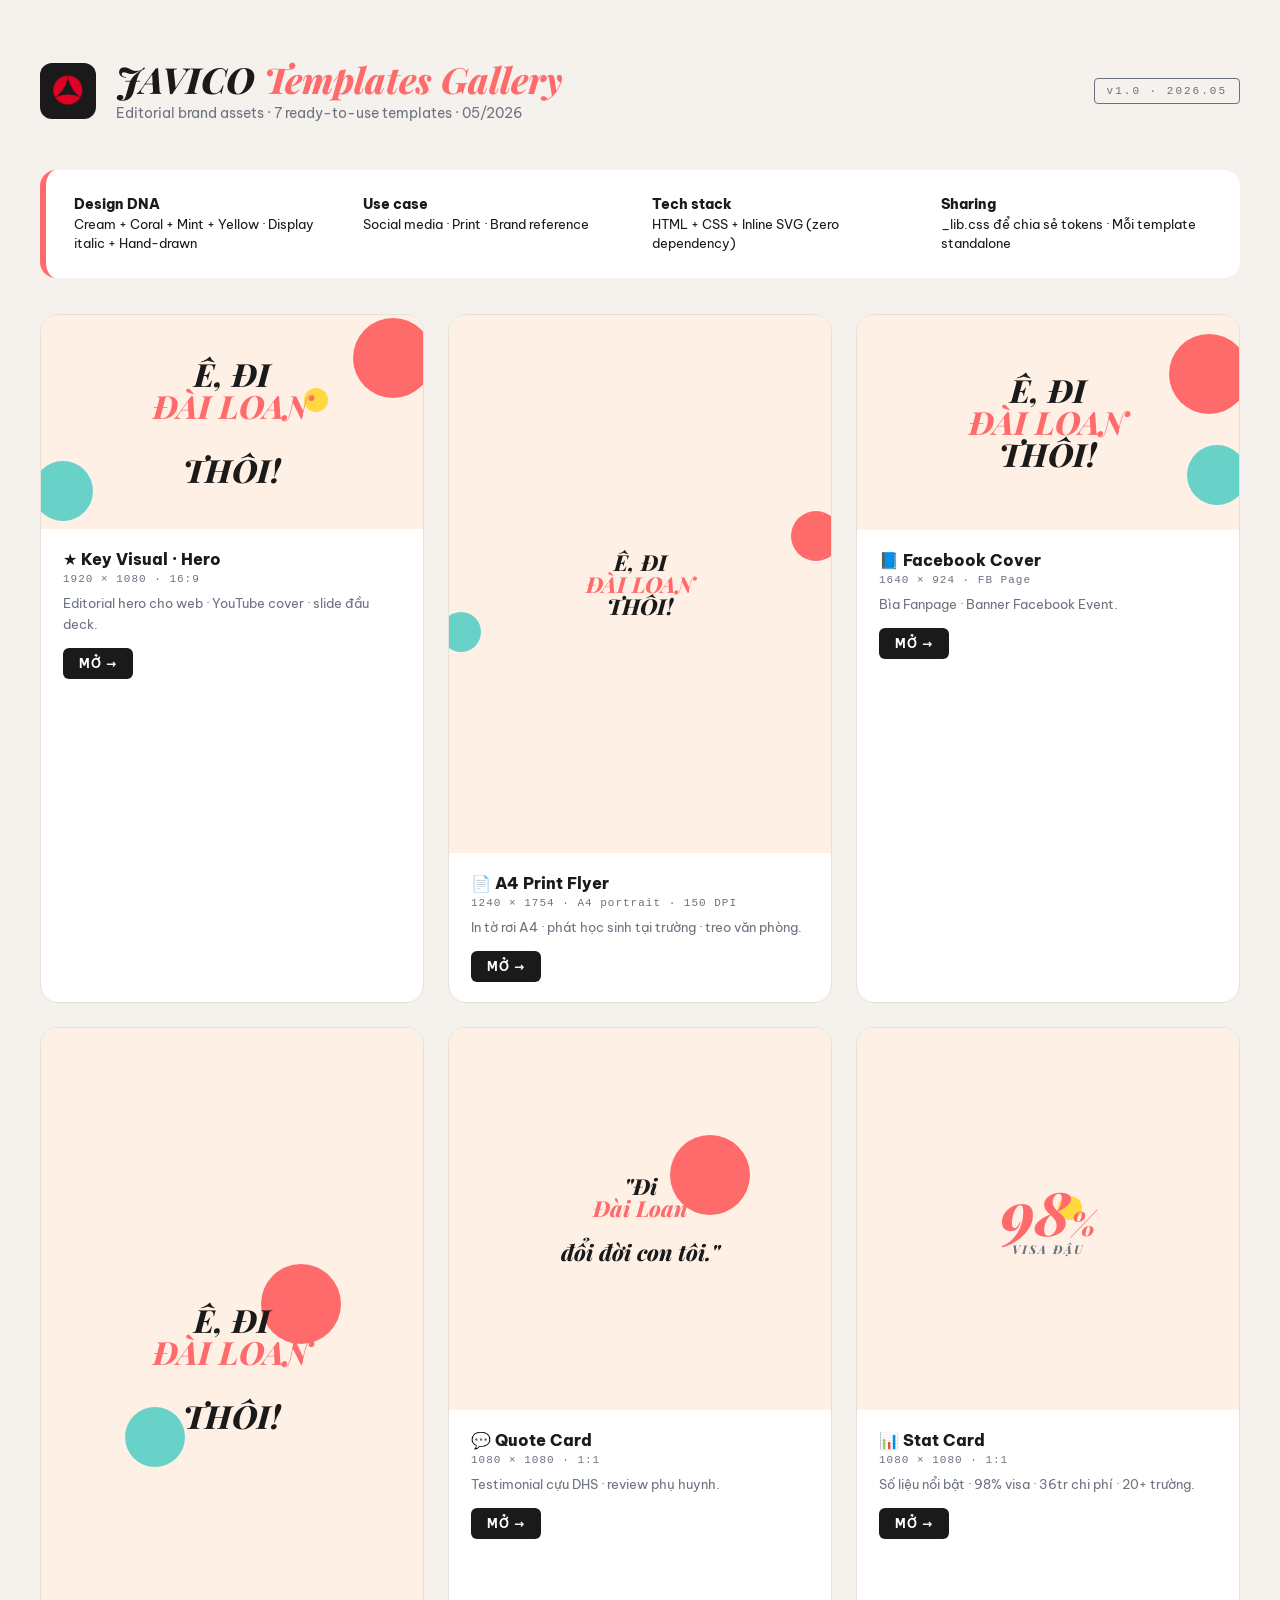
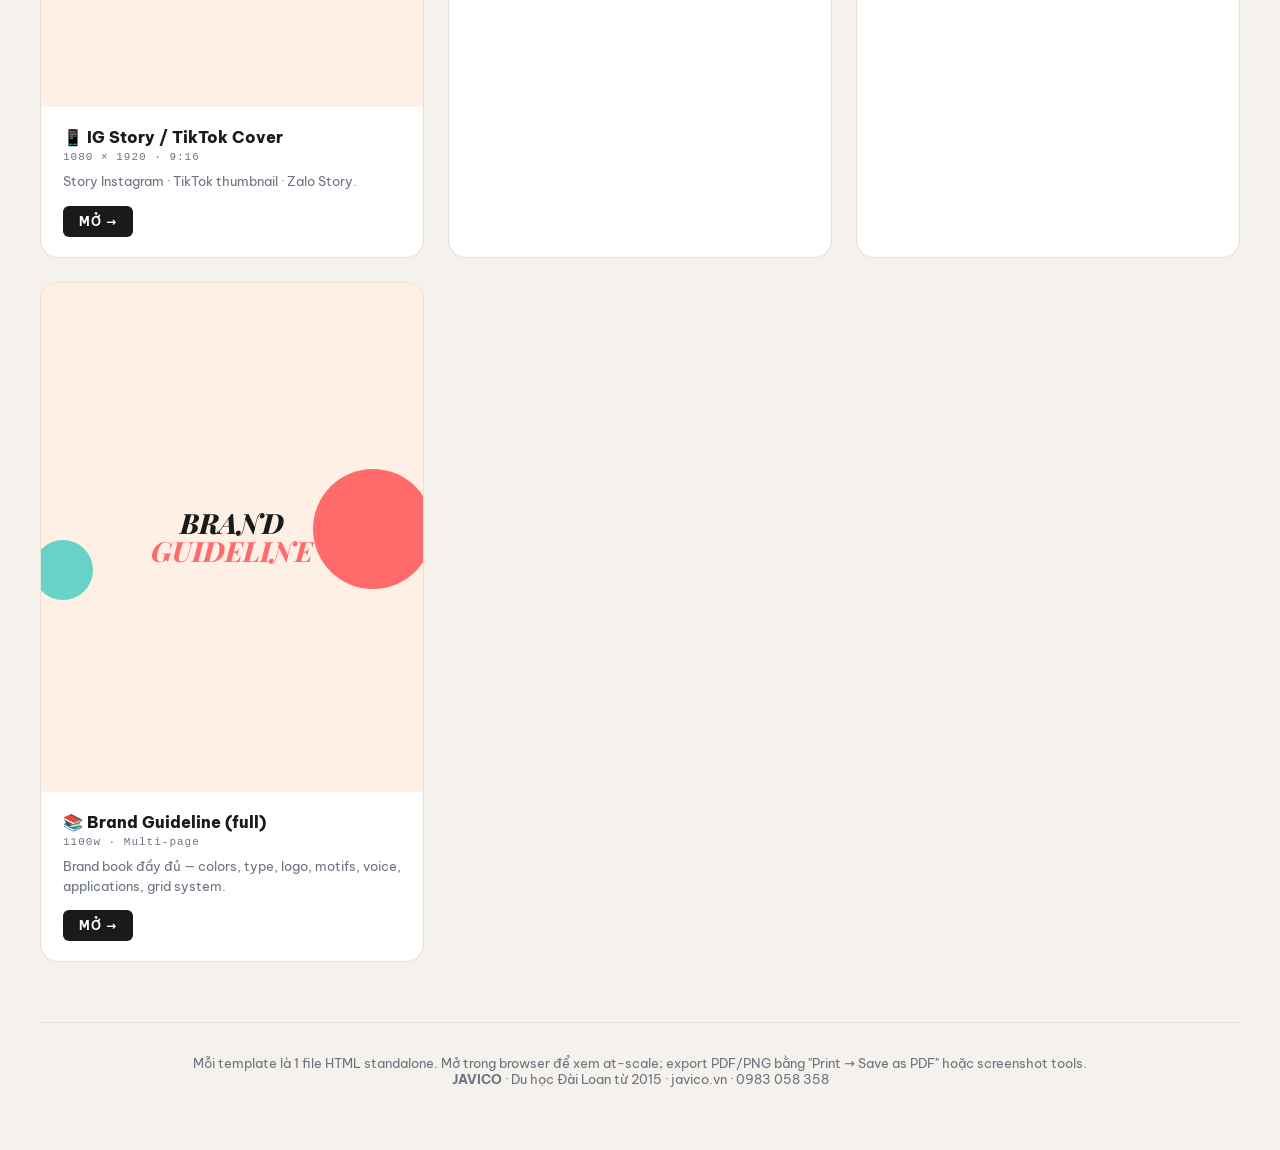
<file: templates/index.html>
<!DOCTYPE html>
<html lang="vi">
<head>
<meta charset="UTF-8">
<meta name="viewport" content="width=device-width, initial-scale=1.0">
<title>JAVICO — Brand Templates Gallery</title>
<link rel="stylesheet" href="_lib.css">
<style>
  body { background: #f5f1ec; display: block; padding: 60px 32px; }
  .wrap { max-width: 1200px; margin: 0 auto; }

  header {
    margin-bottom: 48px;
    display: flex; align-items: center; justify-content: space-between;
    flex-wrap: wrap; gap: 16px;
  }
  .ttl-block { display: flex; align-items: center; gap: 20px; }
  .ttl-block .lg { width: 56px; height: 56px; background: var(--black); border-radius: 12px; padding: 8px; }
  .ttl-block .lg img { width: 100%; height: 100%; object-fit: contain; }
  .ttl-block h1 { font-family: var(--fd); font-style: italic; font-weight: 800; font-size: 36px; color: var(--ink); line-height: 1.1; }
  .ttl-block h1 em { color: var(--coral); }
  .ttl-block p { font-size: 14px; color: var(--muted); margin-top: 4px; }
  .ver { font-family: ui-monospace, monospace; font-size: 11px; color: var(--muted); letter-spacing: 2px; padding: 6px 12px; border: 1px solid var(--muted); border-radius: 4px; }

  .legend {
    background: #fff; border-radius: 16px;
    padding: 24px 28px; margin-bottom: 36px;
    display: grid; grid-template-columns: repeat(auto-fit, minmax(180px, 1fr)); gap: 18px;
    border-left: 6px solid var(--coral);
  }
  .legend-item { font-size: 13px; line-height: 1.5; }
  .legend-item .k { font-weight: 800; color: var(--ink); display: block; font-size: 14px; }

  .grid {
    display: grid;
    grid-template-columns: repeat(auto-fit, minmax(320px, 1fr));
    gap: 24px;
  }
  .card {
    background: #fff; border-radius: 18px;
    overflow: hidden;
    transition: transform .25s, box-shadow .25s;
    text-decoration: none; color: inherit;
    display: flex; flex-direction: column;
    border: 1px solid #e5e0d8;
  }
  .card:hover {
    transform: translateY(-4px);
    box-shadow: 0 20px 40px -16px rgba(0,0,0,.18);
  }
  .card .preview {
    aspect-ratio: 16 / 9;
    background: var(--cream);
    position: relative;
    overflow: hidden;
    display: flex; align-items: center; justify-content: center;
  }
  .card .preview.tall { aspect-ratio: 9 / 16; }
  .card .preview.square { aspect-ratio: 1 / 1; }
  .card .preview.print { aspect-ratio: 1 / 1.41; }

  /* Mini preview content (representative) */
  .mini { font-family: var(--fd); font-style: italic; font-weight: 800; color: var(--ink); text-align: center; padding: 20px; position: relative; }
  .mini .c { color: var(--coral); display: block; }
  .mini .dc-coral { position: absolute; width: 80px; height: 80px; border-radius: 50%; background: var(--coral); top: -20px; right: -10px; }
  .mini .dc-mint  { position: absolute; width: 60px; height: 60px; border-radius: 50%; background: var(--mint); bottom: -15px; left: -8px; opacity: .85; }
  .mini .dc-y     { position: absolute; width: 24px; height: 24px; border-radius: 50%; background: var(--yellow); top: 30%; right: 25%; }
  .mini .ttl { font-size: clamp(20px, 5vw, 32px); line-height: 1; position: relative; z-index: 2; }

  .card .meta { padding: 20px 22px; }
  .card .name { font-weight: 800; font-size: 16px; margin-bottom: 4px; }
  .card .dim { font-family: ui-monospace, monospace; font-size: 11px; color: var(--muted); letter-spacing: 1px; }
  .card .desc { font-size: 13px; color: var(--muted); line-height: 1.55; margin-top: 8px; }
  .card .open-btn {
    display: inline-block; margin-top: 14px;
    background: var(--ink); color: #fff;
    padding: 8px 16px; border-radius: 6px;
    font-size: 12px; font-weight: 700; letter-spacing: 1px;
    text-transform: uppercase;
  }

  footer {
    margin-top: 60px;
    padding-top: 32px; border-top: 1px solid #e5e0d8;
    text-align: center; font-size: 13px; color: var(--muted);
  }
</style>
</head>
<body>
<div class="wrap">

  <header>
    <div class="ttl-block">
      <div class="lg"><img src="../img/Logo%20JVC%20unlock%20BG.png" alt="JAVICO"></div>
      <div>
        <h1>JAVICO <em>Templates Gallery</em></h1>
        <p>Editorial brand assets · 7 ready-to-use templates · 05/2026</p>
      </div>
    </div>
    <span class="ver">v1.0 · 2026.05</span>
  </header>

  <div class="legend">
    <div class="legend-item"><span class="k">Design DNA</span>Cream + Coral + Mint + Yellow · Display italic + Hand-drawn</div>
    <div class="legend-item"><span class="k">Use case</span>Social media · Print · Brand reference</div>
    <div class="legend-item"><span class="k">Tech stack</span>HTML + CSS + Inline SVG (zero dependency)</div>
    <div class="legend-item"><span class="k">Sharing</span>_lib.css để chia sẻ tokens · Mỗi template standalone</div>
  </div>

  <div class="grid">

    <!-- Key Visual -->
    <a class="card" href="key-visual.html" target="_blank">
      <div class="preview" style="background:var(--cream);">
        <div class="mini" style="width:100%;">
          <div class="dc-coral"></div>
          <div class="dc-mint"></div>
          <div class="dc-y"></div>
          <div class="ttl">Ê, ĐI <span class="c">ĐÀI LOAN</span><br>THÔI!</div>
        </div>
      </div>
      <div class="meta">
        <div class="name">★ Key Visual · Hero</div>
        <div class="dim">1920 × 1080 · 16:9</div>
        <p class="desc">Editorial hero cho web · YouTube cover · slide đầu deck.</p>
        <span class="open-btn">Mở →</span>
      </div>
    </a>

    <!-- Print A4 Flyer -->
    <a class="card" href="print-a4-flyer.html" target="_blank">
      <div class="preview print" style="background:var(--cream);">
        <div class="mini" style="width:100%;">
          <div class="dc-coral" style="width:50px;height:50px;"></div>
          <div class="dc-mint"  style="width:40px;height:40px;"></div>
          <div class="ttl" style="font-size:22px;">Ê, ĐI <span class="c">ĐÀI LOAN</span> THÔI!</div>
        </div>
      </div>
      <div class="meta">
        <div class="name">📄 A4 Print Flyer</div>
        <div class="dim">1240 × 1754 · A4 portrait · 150 DPI</div>
        <p class="desc">In tờ rơi A4 · phát học sinh tại trường · treo văn phòng.</p>
        <span class="open-btn">Mở →</span>
      </div>
    </a>

    <!-- FB Cover -->
    <a class="card" href="social-fb-cover.html" target="_blank">
      <div class="preview" style="background:var(--cream); aspect-ratio: 1640 / 924;">
        <div class="mini" style="width:100%;">
          <div class="dc-coral"></div>
          <div class="dc-mint" style="left:auto;right:-8px;"></div>
          <div class="ttl">Ê, ĐI <span class="c">ĐÀI LOAN</span> THÔI!</div>
        </div>
      </div>
      <div class="meta">
        <div class="name">📘 Facebook Cover</div>
        <div class="dim">1640 × 924 · FB Page</div>
        <p class="desc">Bìa Fanpage · Banner Facebook Event.</p>
        <span class="open-btn">Mở →</span>
      </div>
    </a>

    <!-- IG Story -->
    <a class="card" href="social-ig-story.html" target="_blank">
      <div class="preview tall" style="background:var(--cream);">
        <div class="mini">
          <div class="dc-coral"></div>
          <div class="dc-mint"></div>
          <div class="ttl">Ê, ĐI<br><span class="c">ĐÀI LOAN</span><br>THÔI!</div>
        </div>
      </div>
      <div class="meta">
        <div class="name">📱 IG Story / TikTok Cover</div>
        <div class="dim">1080 × 1920 · 9:16</div>
        <p class="desc">Story Instagram · TikTok thumbnail · Zalo Story.</p>
        <span class="open-btn">Mở →</span>
      </div>
    </a>

    <!-- Quote Card -->
    <a class="card" href="social-quote-card.html" target="_blank">
      <div class="preview square" style="background:var(--cream);">
        <div class="mini">
          <div class="dc-coral"></div>
          <div class="ttl" style="font-size:22px;">"Đi <span class="c">Đài Loan</span><br>đổi đời con tôi."</div>
        </div>
      </div>
      <div class="meta">
        <div class="name">💬 Quote Card</div>
        <div class="dim">1080 × 1080 · 1:1</div>
        <p class="desc">Testimonial cựu DHS · review phụ huynh.</p>
        <span class="open-btn">Mở →</span>
      </div>
    </a>

    <!-- Stat Card -->
    <a class="card" href="social-stat-card.html" target="_blank">
      <div class="preview square" style="background:var(--cream);">
        <div class="mini">
          <div class="dc-y"></div>
          <div class="ttl" style="font-size:60px; color:var(--coral);">98<span style="font-size:32px;">%</span></div>
          <div style="font-size:12px; color:var(--muted); letter-spacing:2px;">VISA ĐẬU</div>
        </div>
      </div>
      <div class="meta">
        <div class="name">📊 Stat Card</div>
        <div class="dim">1080 × 1080 · 1:1</div>
        <p class="desc">Số liệu nổi bật · 98% visa · 36tr chi phí · 20+ trường.</p>
        <span class="open-btn">Mở →</span>
      </div>
    </a>

    <!-- Brand Guideline -->
    <a class="card" href="brand-guideline.html" target="_blank">
      <div class="preview" style="background:var(--cream); aspect-ratio: 3 / 4;">
        <div class="mini" style="width:100%;">
          <div class="dc-coral" style="width:120px;height:120px;"></div>
          <div class="dc-mint"></div>
          <div class="ttl" style="font-size:28px;">BRAND<br><span class="c">GUIDELINE</span></div>
        </div>
      </div>
      <div class="meta">
        <div class="name">📚 Brand Guideline (full)</div>
        <div class="dim">1100w · Multi-page</div>
        <p class="desc">Brand book đầy đủ — colors, type, logo, motifs, voice, applications, grid system.</p>
        <span class="open-btn">Mở →</span>
      </div>
    </a>

  </div>

  <footer>
    Mỗi template là 1 file HTML standalone. Mở trong browser để xem at-scale; export PDF/PNG bằng "Print → Save as PDF" hoặc screenshot tools.
    <br>
    <strong>JAVICO</strong> · Du học Đài Loan từ 2015 · javico.vn · 0983 058 358
  </footer>

</div>
</body>
</html>
</file>
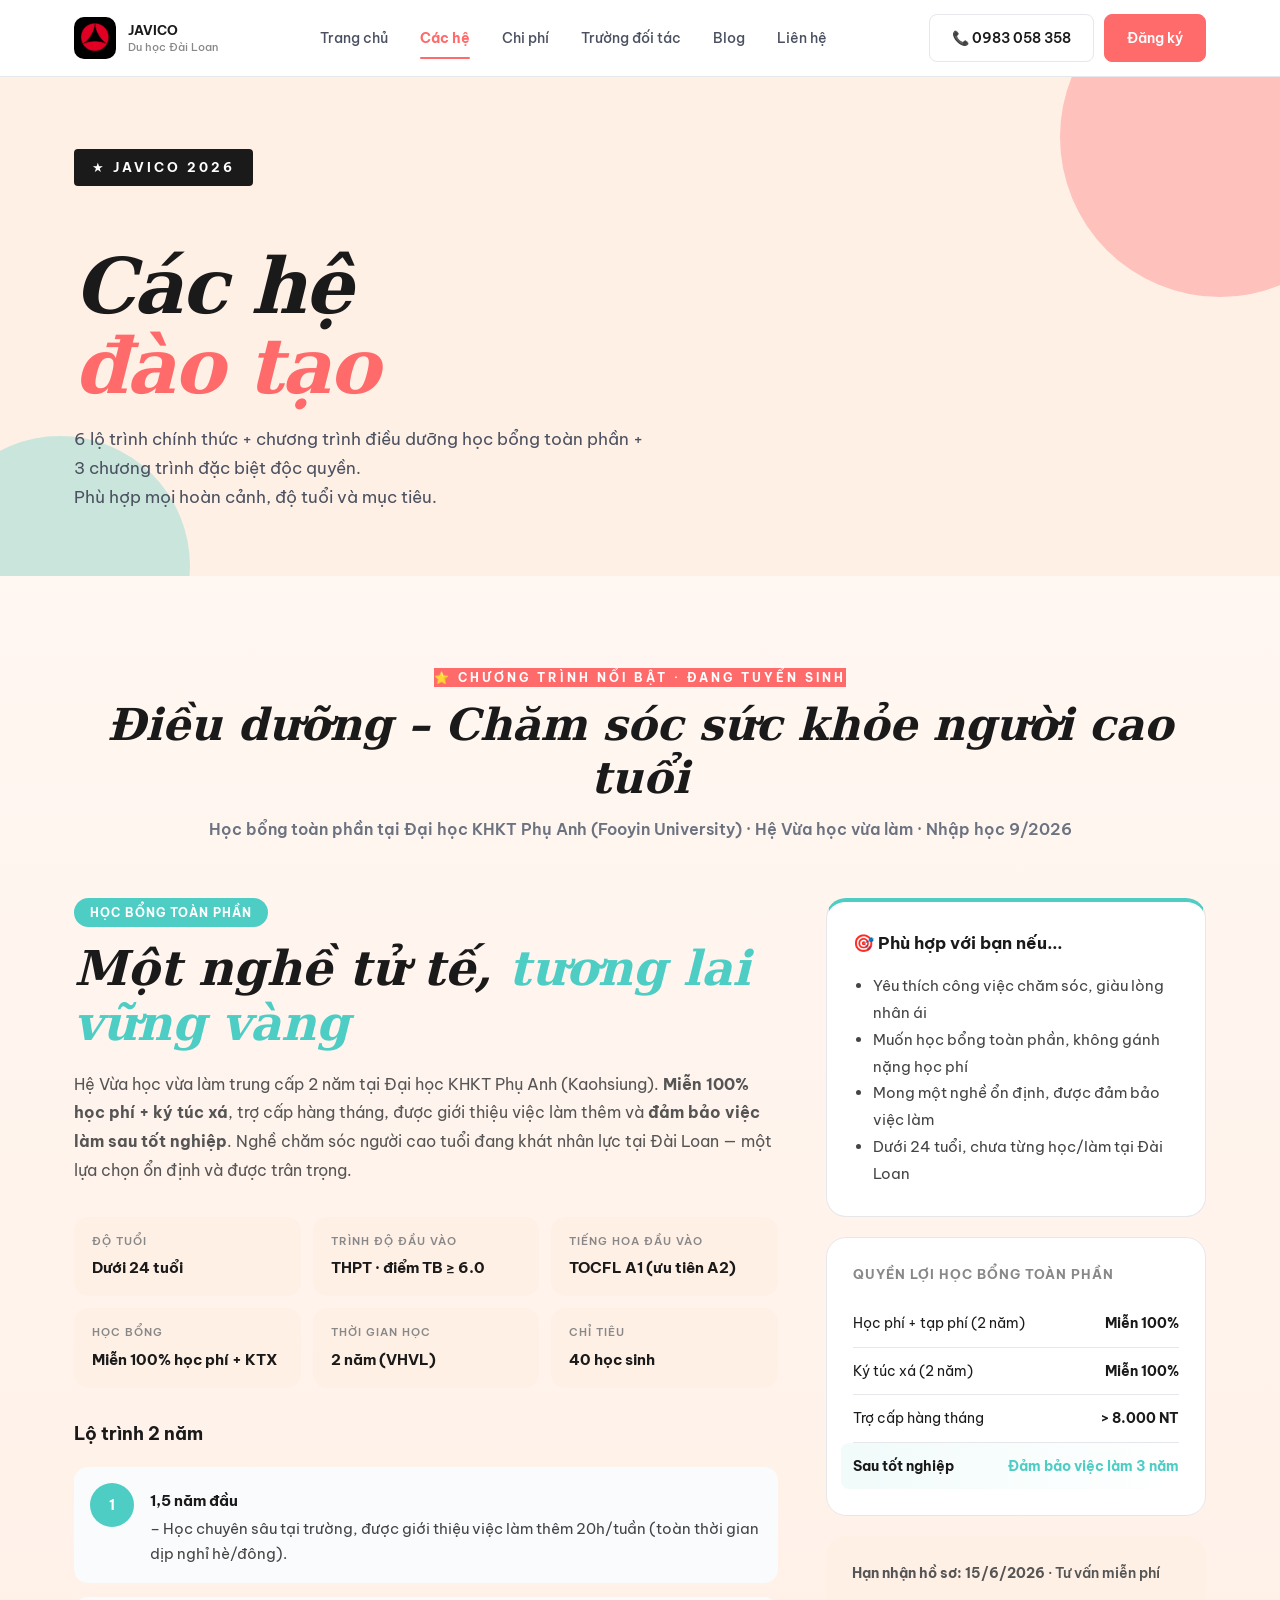
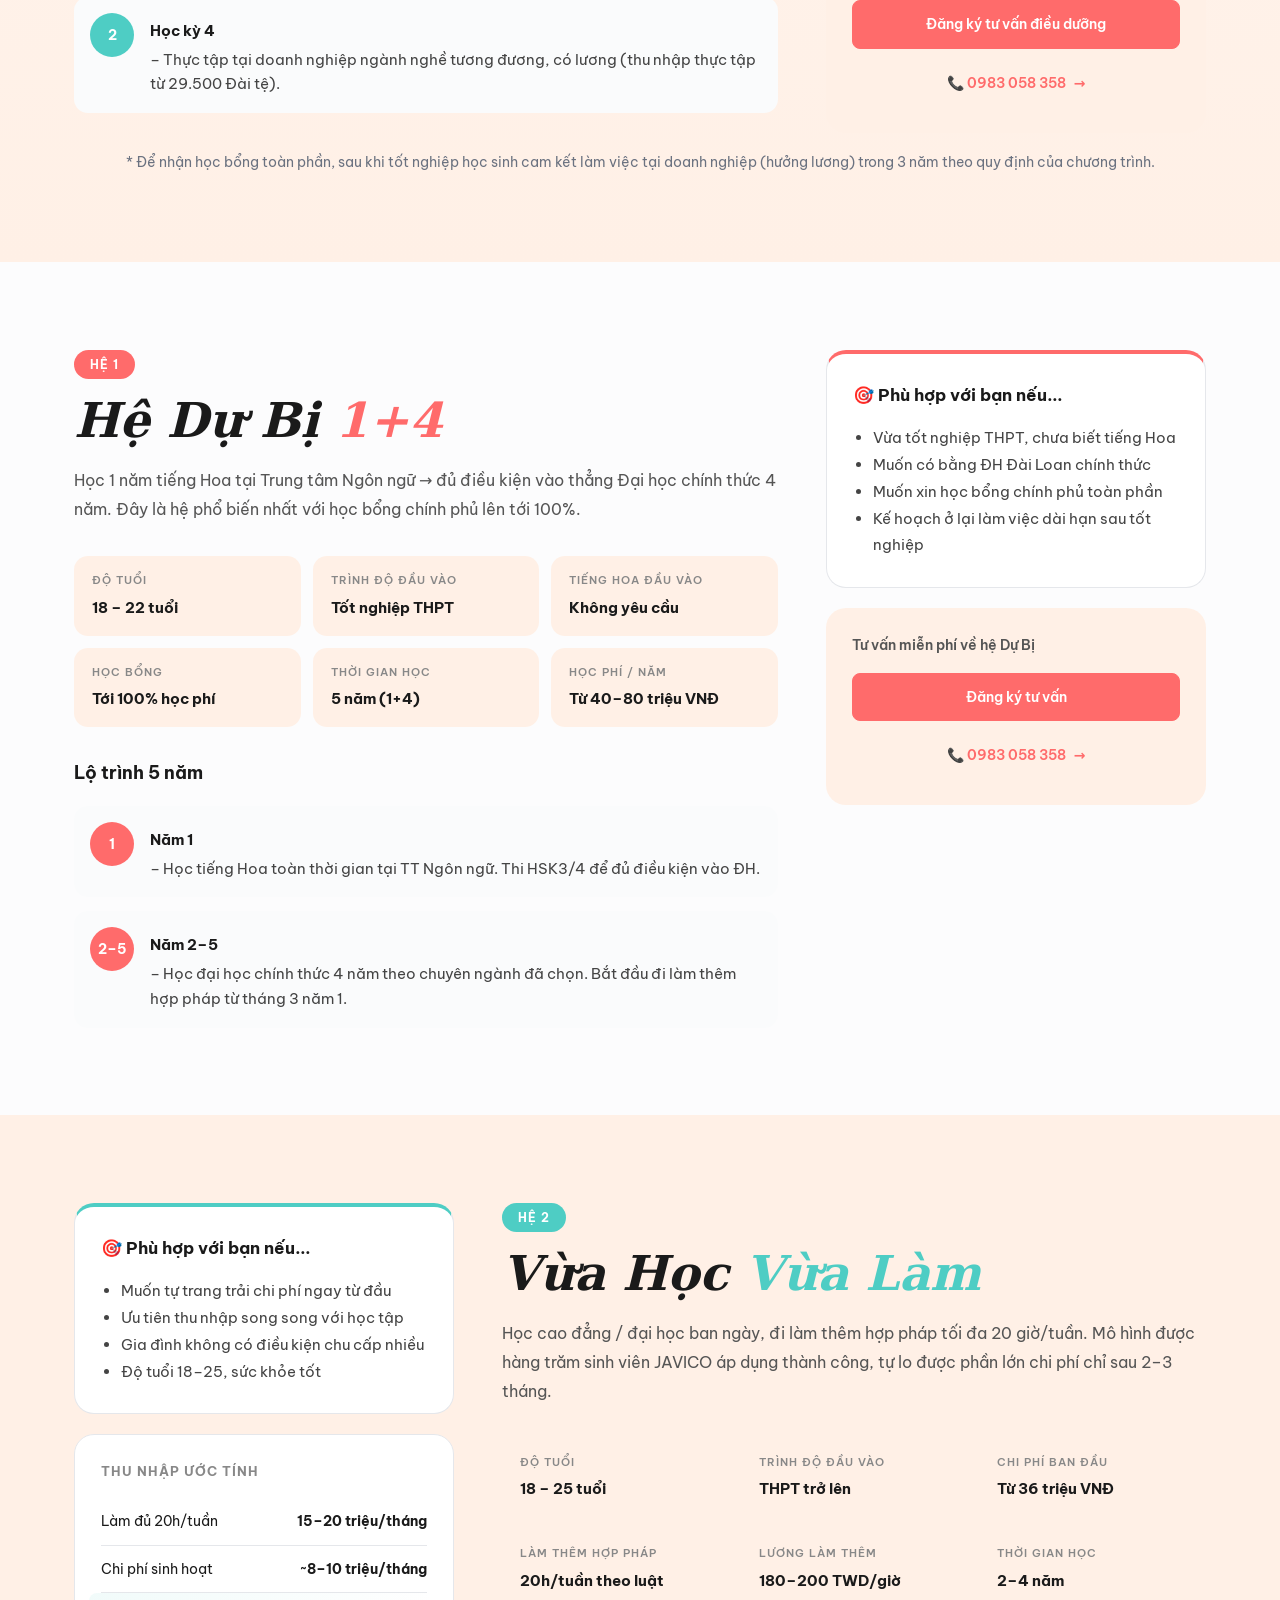
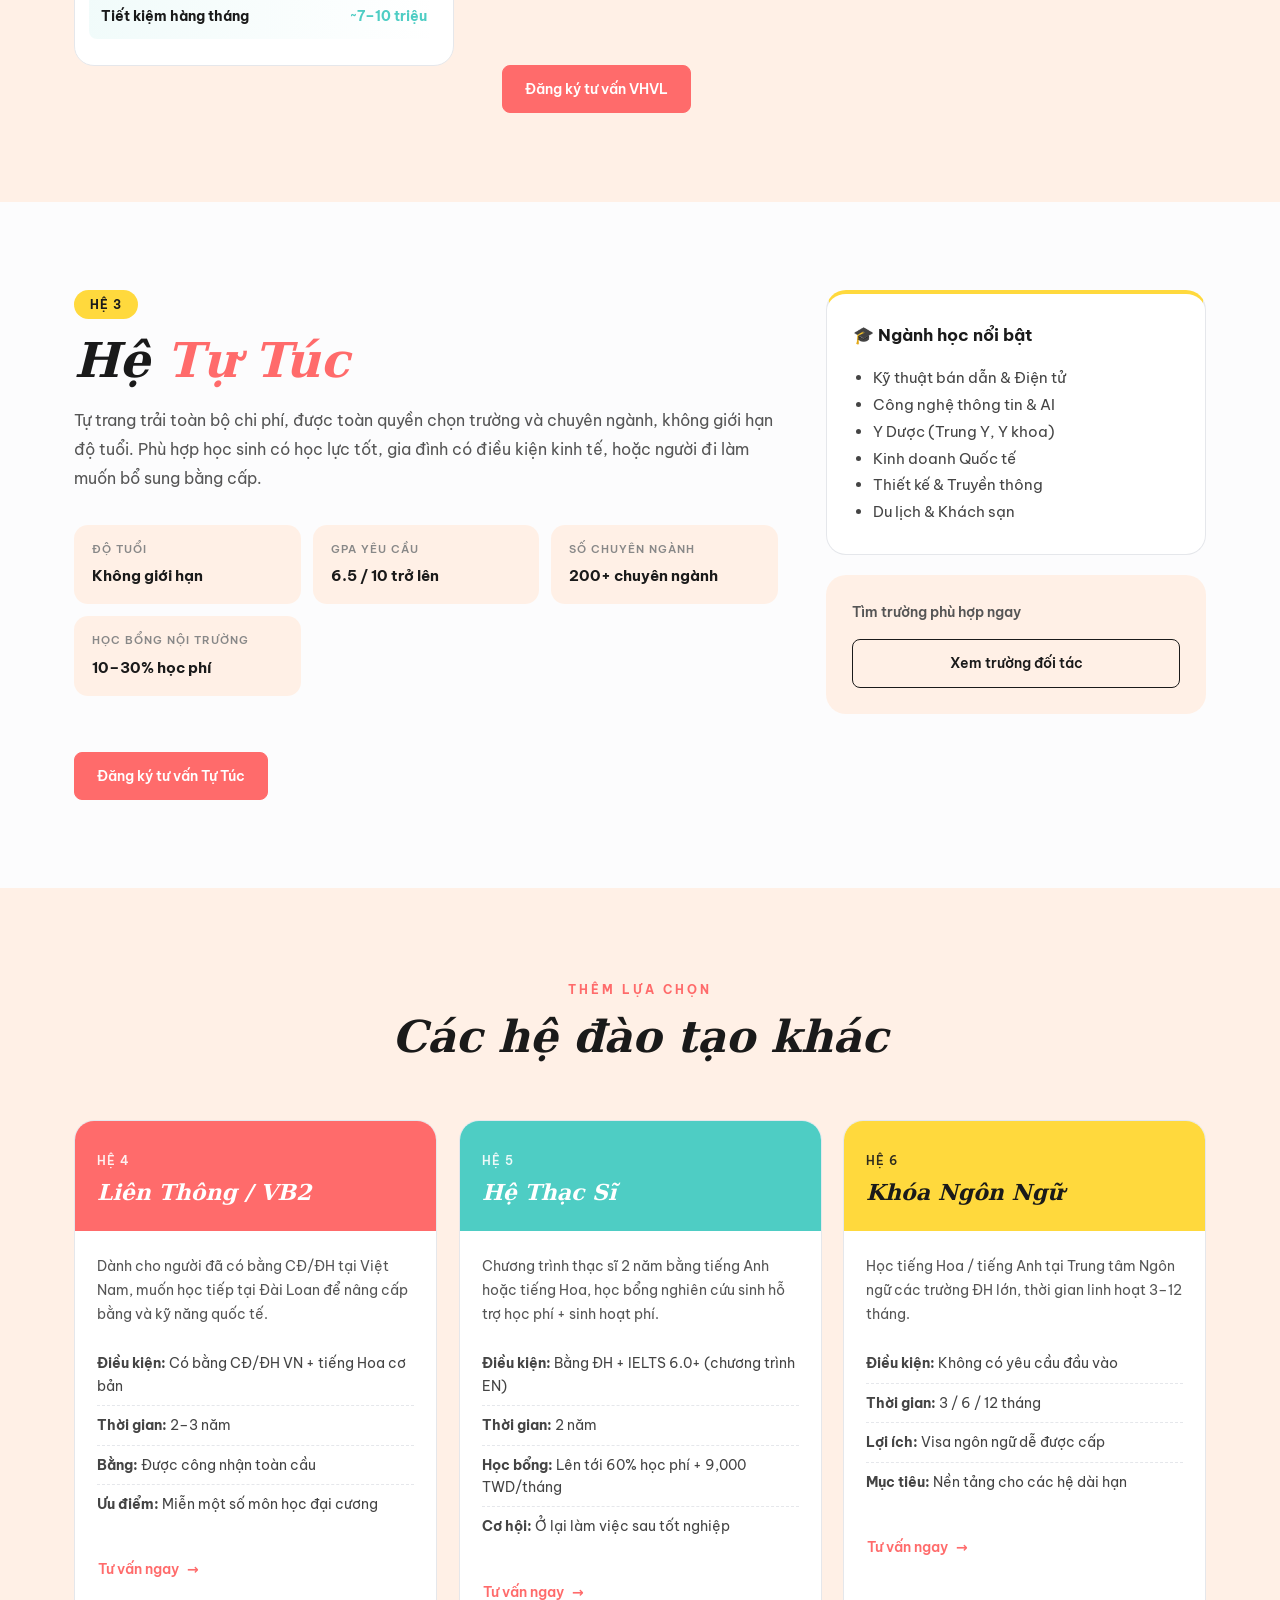
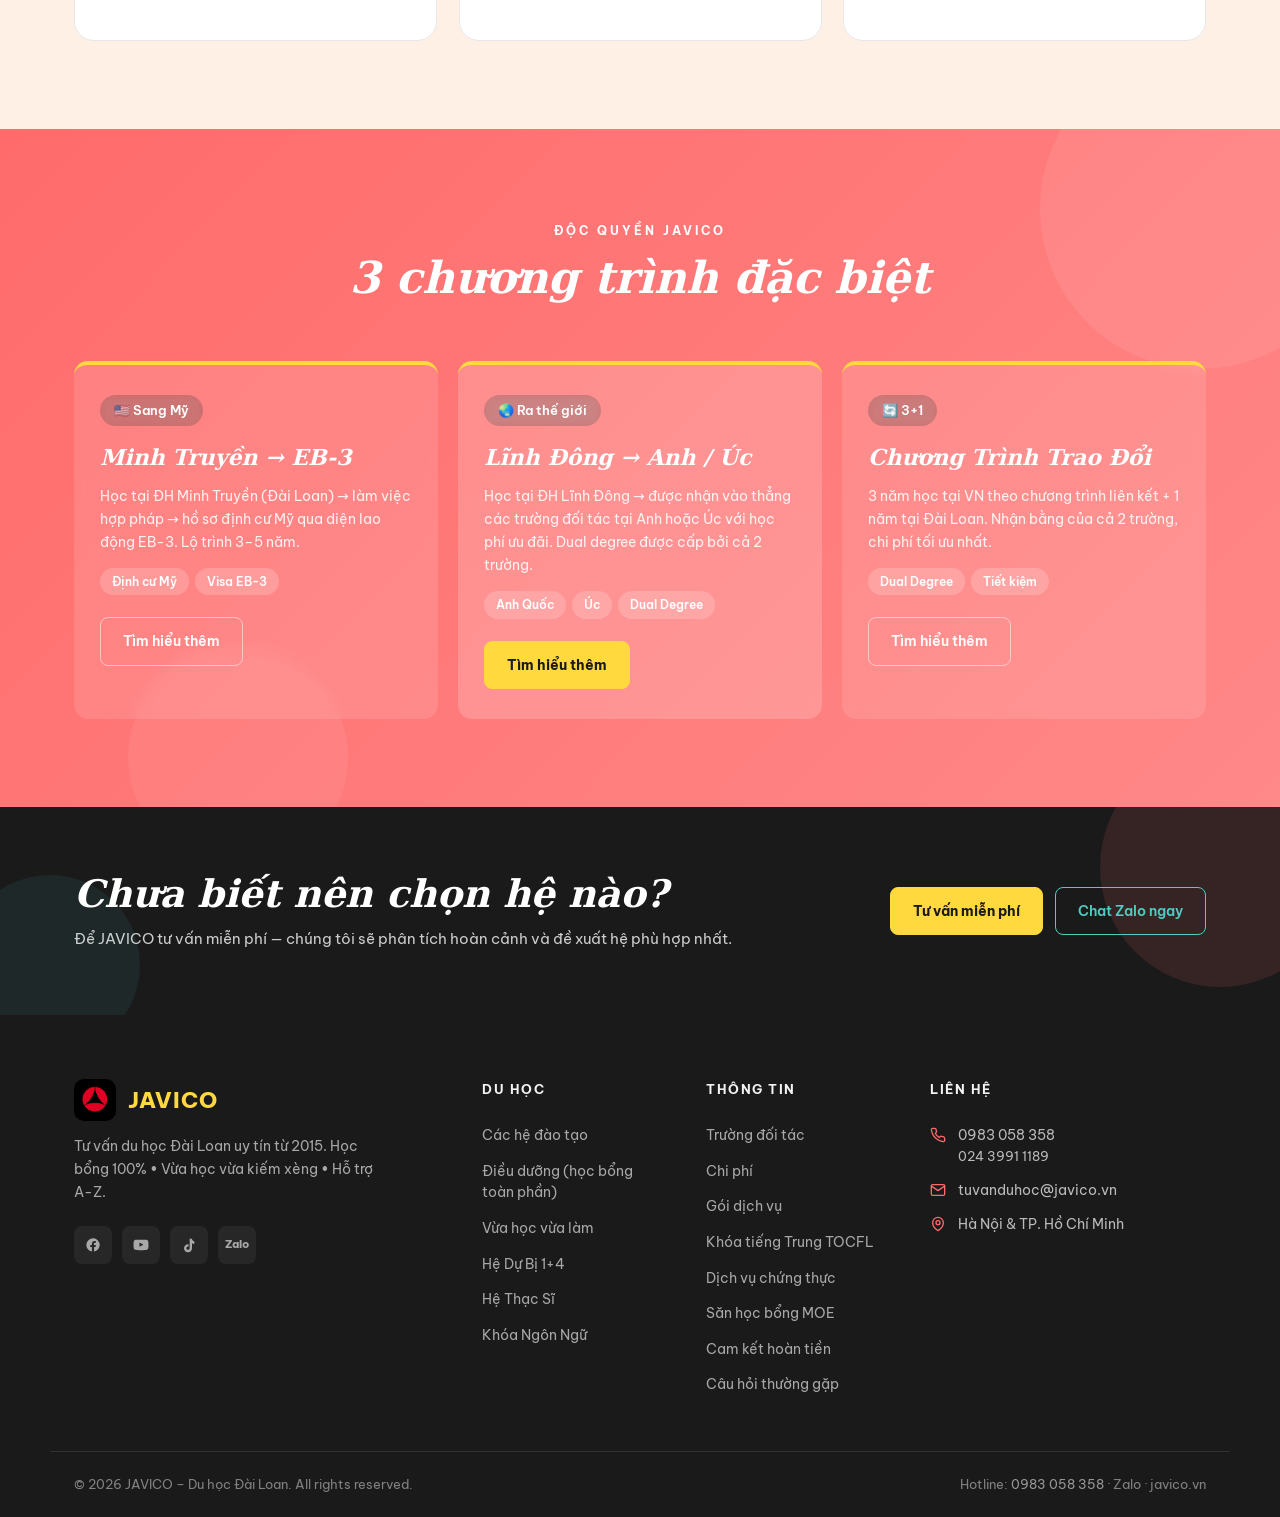
<file: cac-he.html>
<!DOCTYPE html>
<html lang="vi">
<head>
<meta charset="UTF-8">
<meta name="viewport" content="width=device-width, initial-scale=1.0">
<title>Các Hệ Đào Tạo Du Học Đài Loan – JAVICO</title>
<meta name="description" content="Các hệ đào tạo du học Đài Loan: Điều dưỡng học bổng toàn phần (ĐH Phụ Anh), Dự Bị 1+4, Vừa Học Vừa Làm, Tự Túc, Liên Thông, Thạc Sĩ, Ngôn Ngữ. Tư vấn miễn phí tại JAVICO.">
<link rel="preconnect" href="https://fonts.googleapis.com">
<link rel="preconnect" href="https://fonts.gstatic.com" crossorigin>
<link href="https://fonts.googleapis.com/css2?family=Be+Vietnam+Pro:ital,wght@0,400;0,500;0,600;0,700;0,800;1,700;1,800&display=swap" rel="stylesheet">
<link rel="stylesheet" href="css/style.css">
</head>
<body>

<header id="site-nav" class="nav"></header>

<!-- PAGE HERO -->
<section class="page-hero">
  <div class="deco-circle deco-coral" style="width:320px;height:320px;opacity:0.35;"></div>
  <div class="deco-circle deco-mint" style="width:260px;height:260px;opacity:0.3;"></div>
  <div class="container page-hero-inner">
    <div class="badge-top">★ JAVICO 2026</div>
    <h1 class="page-hero-title">Các hệ<br><em>đào tạo</em></h1>
    <p class="page-hero-sub">6 lộ trình chính thức + chương trình điều dưỡng học bổng toàn phần + 3 chương trình đặc biệt độc quyền.<br>Phù hợp mọi hoàn cảnh, độ tuổi và mục tiêu.</p>
  </div>
</section>

<!-- ============================================================
     ⭐ NỔI BẬT — ĐIỀU DƯỠNG / CHĂM SÓC SỨC KHỎE NGƯỜI CAO TUỔI (ĐH PHỤ ANH)
============================================================ -->
<section class="section" id="dieu-duong" style="background:linear-gradient(180deg,#FFF7F2,var(--cream));">
  <div class="container">
    <div class="section-head">
      <div class="section-label" style="background:var(--coral);color:#fff;">⭐ Chương trình nổi bật · Đang tuyển sinh</div>
      <h2 class="section-title">Điều dưỡng – Chăm sóc sức khỏe người cao tuổi</h2>
      <p style="color:var(--muted);font-weight:600;margin-top:6px;">Học bổng toàn phần tại Đại học KHKT Phụ Anh (Fooyin University) · Hệ Vừa học vừa làm · Nhập học 9/2026</p>
    </div>

    <div class="he-detail-grid">
      <div class="he-detail-content">
        <div class="he-badge" style="background:var(--mint);color:white;">Học bổng toàn phần</div>
        <h2 class="he-title">Một nghề tử tế, <span style="color:var(--mint);">tương lai vững vàng</span></h2>
        <p class="he-desc">Hệ Vừa học vừa làm trung cấp 2 năm tại Đại học KHKT Phụ Anh (Kaohsiung). <strong>Miễn 100% học phí + ký túc xá</strong>, trợ cấp hàng tháng, được giới thiệu việc làm thêm và <strong>đảm bảo việc làm sau tốt nghiệp</strong>. Nghề chăm sóc người cao tuổi đang khát nhân lực tại Đài Loan — một lựa chọn ổn định và được trân trọng.</p>

        <div class="he-info-grid">
          <div class="he-info-item">
            <span class="he-info-label">Độ tuổi</span>
            <span class="he-info-val">Dưới 24 tuổi</span>
          </div>
          <div class="he-info-item">
            <span class="he-info-label">Trình độ đầu vào</span>
            <span class="he-info-val">THPT · điểm TB ≥ 6.0</span>
          </div>
          <div class="he-info-item">
            <span class="he-info-label">Tiếng Hoa đầu vào</span>
            <span class="he-info-val">TOCFL A1 (ưu tiên A2)</span>
          </div>
          <div class="he-info-item">
            <span class="he-info-label">Học bổng</span>
            <span class="he-info-val">Miễn 100% học phí + KTX</span>
          </div>
          <div class="he-info-item">
            <span class="he-info-label">Thời gian học</span>
            <span class="he-info-val">2 năm (VHVL)</span>
          </div>
          <div class="he-info-item">
            <span class="he-info-label">Chỉ tiêu</span>
            <span class="he-info-val">40 học sinh</span>
          </div>
        </div>

        <div class="he-steps">
          <h3>Lộ trình 2 năm</h3>
          <div class="step-list">
            <div class="step-item"><span class="step-num" style="background:var(--mint);">1</span><div><strong>1,5 năm đầu</strong> – Học chuyên sâu tại trường, được giới thiệu việc làm thêm 20h/tuần (toàn thời gian dịp nghỉ hè/đông).</div></div>
            <div class="step-item"><span class="step-num" style="background:var(--mint);">2</span><div><strong>Học kỳ 4</strong> – Thực tập tại doanh nghiệp ngành nghề tương đương, có lương (thu nhập thực tập từ 29.500 Đài tệ).</div></div>
          </div>
        </div>
      </div>

      <div class="he-detail-side">
        <div class="he-highlight-box" style="border-top:4px solid var(--mint);">
          <h3>🎯 Phù hợp với bạn nếu...</h3>
          <ul>
            <li>Yêu thích công việc chăm sóc, giàu lòng nhân ái</li>
            <li>Muốn học bổng toàn phần, không gánh nặng học phí</li>
            <li>Mong một nghề ổn định, được đảm bảo việc làm</li>
            <li>Dưới 24 tuổi, chưa từng học/làm tại Đài Loan</li>
          </ul>
        </div>
        <div class="he-income-box">
          <h4>Quyền lợi học bổng toàn phần</h4>
          <div class="income-row"><span>Học phí + tạp phí (2 năm)</span><strong>Miễn 100%</strong></div>
          <div class="income-row"><span>Ký túc xá (2 năm)</span><strong>Miễn 100%</strong></div>
          <div class="income-row"><span>Trợ cấp hàng tháng</span><strong>&gt; 8.000 NT</strong></div>
          <div class="income-row income-row-net"><span>Sau tốt nghiệp</span><strong style="color:var(--mint);">Đảm bảo việc làm 3 năm</strong></div>
        </div>
        <div class="he-cta-box">
          <p><strong>Hạn nhận hồ sơ: 15/6/2026</strong> · Tư vấn miễn phí</p>
          <a href="dang-ky.html" class="btn btn-primary btn-block">Đăng ký tư vấn điều dưỡng</a>
          <a href="tel:0983058358" class="btn btn-ghost btn-block">📞 0983 058 358</a>
        </div>
      </div>
    </div>

    <p style="text-align:center;color:var(--muted);font-size:14px;margin-top:18px;">
      * Để nhận học bổng toàn phần, sau khi tốt nghiệp học sinh cam kết làm việc tại doanh nghiệp (hưởng lương) trong 3 năm theo quy định của chương trình.
    </p>
  </div>
</section>

<!-- ============================================================
     HỆ DỰ BỊ 1+4
============================================================ -->
<section class="section" id="du-bi">
  <div class="container">
    <div class="he-detail-grid">
      <div class="he-detail-content">
        <div class="he-badge" style="background:var(--coral);color:white;">Hệ 1</div>
        <h2 class="he-title">Hệ Dự Bị <span style="color:var(--coral);">1+4</span></h2>
        <p class="he-desc">Học 1 năm tiếng Hoa tại Trung tâm Ngôn ngữ → đủ điều kiện vào thẳng Đại học chính thức 4 năm. Đây là hệ phổ biến nhất với học bổng chính phủ lên tới 100%.</p>

        <div class="he-info-grid">
          <div class="he-info-item">
            <span class="he-info-label">Độ tuổi</span>
            <span class="he-info-val">18 – 22 tuổi</span>
          </div>
          <div class="he-info-item">
            <span class="he-info-label">Trình độ đầu vào</span>
            <span class="he-info-val">Tốt nghiệp THPT</span>
          </div>
          <div class="he-info-item">
            <span class="he-info-label">Tiếng Hoa đầu vào</span>
            <span class="he-info-val">Không yêu cầu</span>
          </div>
          <div class="he-info-item">
            <span class="he-info-label">Học bổng</span>
            <span class="he-info-val">Tới 100% học phí</span>
          </div>
          <div class="he-info-item">
            <span class="he-info-label">Thời gian học</span>
            <span class="he-info-val">5 năm (1+4)</span>
          </div>
          <div class="he-info-item">
            <span class="he-info-label">Học phí / năm</span>
            <span class="he-info-val">Từ 40–80 triệu VNĐ</span>
          </div>
        </div>

        <div class="he-steps">
          <h3>Lộ trình 5 năm</h3>
          <div class="step-list">
            <div class="step-item"><span class="step-num" style="background:var(--coral);">1</span><div><strong>Năm 1</strong> – Học tiếng Hoa toàn thời gian tại TT Ngôn ngữ. Thi HSK3/4 để đủ điều kiện vào ĐH.</div></div>
            <div class="step-item"><span class="step-num" style="background:var(--coral);">2–5</span><div><strong>Năm 2–5</strong> – Học đại học chính thức 4 năm theo chuyên ngành đã chọn. Bắt đầu đi làm thêm hợp pháp từ tháng 3 năm 1.</div></div>
          </div>
        </div>
      </div>

      <div class="he-detail-side">
        <div class="he-highlight-box" style="border-top:4px solid var(--coral);">
          <h3>🎯 Phù hợp với bạn nếu...</h3>
          <ul>
            <li>Vừa tốt nghiệp THPT, chưa biết tiếng Hoa</li>
            <li>Muốn có bằng ĐH Đài Loan chính thức</li>
            <li>Muốn xin học bổng chính phủ toàn phần</li>
            <li>Kế hoạch ở lại làm việc dài hạn sau tốt nghiệp</li>
          </ul>
        </div>
        <div class="he-cta-box">
          <p>Tư vấn miễn phí về hệ Dự Bị</p>
          <a href="dang-ky.html" class="btn btn-primary btn-block">Đăng ký tư vấn</a>
          <a href="tel:0983058358" class="btn btn-ghost btn-block">📞 0983 058 358</a>
        </div>
      </div>
    </div>
  </div>
</section>

<!-- ============================================================
     HỆ VỪA HỌC VỪALÀM
============================================================ -->
<section class="section section-cream-alt" id="vhvl">
  <div class="container">
    <div class="he-detail-grid he-detail-grid-rev">
      <div class="he-detail-side">
        <div class="he-highlight-box" style="border-top:4px solid var(--mint);">
          <h3>🎯 Phù hợp với bạn nếu...</h3>
          <ul>
            <li>Muốn tự trang trải chi phí ngay từ đầu</li>
            <li>Ưu tiên thu nhập song song với học tập</li>
            <li>Gia đình không có điều kiện chu cấp nhiều</li>
            <li>Độ tuổi 18–25, sức khỏe tốt</li>
          </ul>
        </div>
        <div class="he-income-box">
          <h4>Thu nhập ước tính</h4>
          <div class="income-row"><span>Làm đủ 20h/tuần</span><strong>15–20 triệu/tháng</strong></div>
          <div class="income-row"><span>Chi phí sinh hoạt</span><strong>~8–10 triệu/tháng</strong></div>
          <div class="income-row income-row-net"><span>Tiết kiệm hàng tháng</span><strong style="color:var(--mint);">~7–10 triệu</strong></div>
        </div>
      </div>

      <div class="he-detail-content">
        <div class="he-badge" style="background:var(--mint);color:white;">Hệ 2</div>
        <h2 class="he-title">Vừa Học <span style="color:var(--mint);">Vừa Làm</span></h2>
        <p class="he-desc">Học cao đẳng / đại học ban ngày, đi làm thêm hợp pháp tối đa 20 giờ/tuần. Mô hình được hàng trăm sinh viên JAVICO áp dụng thành công, tự lo được phần lớn chi phí chỉ sau 2–3 tháng.</p>

        <div class="he-info-grid">
          <div class="he-info-item">
            <span class="he-info-label">Độ tuổi</span>
            <span class="he-info-val">18 – 25 tuổi</span>
          </div>
          <div class="he-info-item">
            <span class="he-info-label">Trình độ đầu vào</span>
            <span class="he-info-val">THPT trở lên</span>
          </div>
          <div class="he-info-item">
            <span class="he-info-label">Chi phí ban đầu</span>
            <span class="he-info-val">Từ 36 triệu VNĐ</span>
          </div>
          <div class="he-info-item">
            <span class="he-info-label">Làm thêm hợp pháp</span>
            <span class="he-info-val">20h/tuần theo luật</span>
          </div>
          <div class="he-info-item">
            <span class="he-info-label">Lương làm thêm</span>
            <span class="he-info-val">180–200 TWD/giờ</span>
          </div>
          <div class="he-info-item">
            <span class="he-info-label">Thời gian học</span>
            <span class="he-info-val">2–4 năm</span>
          </div>
        </div>

        <a href="dang-ky.html" class="btn btn-primary" style="margin-top:24px;">Đăng ký tư vấn VHVL</a>
      </div>
    </div>
  </div>
</section>

<!-- ============================================================
     HỆ TỰ TÚC
============================================================ -->
<section class="section" id="tu-tuc">
  <div class="container">
    <div class="he-detail-grid">
      <div class="he-detail-content">
        <div class="he-badge" style="background:var(--yellow);color:var(--black);">Hệ 3</div>
        <h2 class="he-title">Hệ <span style="color:var(--coral);">Tự Túc</span></h2>
        <p class="he-desc">Tự trang trải toàn bộ chi phí, được toàn quyền chọn trường và chuyên ngành, không giới hạn độ tuổi. Phù hợp học sinh có học lực tốt, gia đình có điều kiện kinh tế, hoặc người đi làm muốn bổ sung bằng cấp.</p>

        <div class="he-info-grid">
          <div class="he-info-item">
            <span class="he-info-label">Độ tuổi</span>
            <span class="he-info-val">Không giới hạn</span>
          </div>
          <div class="he-info-item">
            <span class="he-info-label">GPA yêu cầu</span>
            <span class="he-info-val">6.5 / 10 trở lên</span>
          </div>
          <div class="he-info-item">
            <span class="he-info-label">Số chuyên ngành</span>
            <span class="he-info-val">200+ chuyên ngành</span>
          </div>
          <div class="he-info-item">
            <span class="he-info-label">Học bổng nội trường</span>
            <span class="he-info-val">10–30% học phí</span>
          </div>
        </div>

        <a href="dang-ky.html" class="btn btn-primary" style="margin-top:24px;">Đăng ký tư vấn Tự Túc</a>
      </div>

      <div class="he-detail-side">
        <div class="he-highlight-box" style="border-top:4px solid var(--yellow);">
          <h3>🎓 Ngành học nổi bật</h3>
          <ul>
            <li>Kỹ thuật bán dẫn & Điện tử</li>
            <li>Công nghệ thông tin & AI</li>
            <li>Y Dược (Trung Y, Y khoa)</li>
            <li>Kinh doanh Quốc tế</li>
            <li>Thiết kế & Truyền thông</li>
            <li>Du lịch & Khách sạn</li>
          </ul>
        </div>
        <div class="he-cta-box">
          <p>Tìm trường phù hợp ngay</p>
          <a href="truong-doi-tac.html" class="btn btn-outline-dark btn-block">Xem trường đối tác</a>
        </div>
      </div>
    </div>
  </div>
</section>

<!-- ============================================================
     3 HỆ CÒN LẠI – compact layout
============================================================ -->
<section class="section section-cream-alt">
  <div class="container">
    <div class="section-head">
      <div class="section-label">Thêm lựa chọn</div>
      <h2 class="section-title">Các hệ đào tạo khác</h2>
    </div>

    <div class="he-mini-grid">
      <div class="he-mini-card" id="lien-thong">
        <div class="he-mini-top" style="background:var(--coral);">
          <span>Hệ 4</span>
          <h3>Liên Thông / VB2</h3>
        </div>
        <div class="he-mini-body">
          <p>Dành cho người đã có bằng CĐ/ĐH tại Việt Nam, muốn học tiếp tại Đài Loan để nâng cấp bằng và kỹ năng quốc tế.</p>
          <ul>
            <li><strong>Điều kiện:</strong> Có bằng CĐ/ĐH VN + tiếng Hoa cơ bản</li>
            <li><strong>Thời gian:</strong> 2–3 năm</li>
            <li><strong>Bằng:</strong> Được công nhận toàn cầu</li>
            <li><strong>Ưu điểm:</strong> Miễn một số môn học đại cương</li>
          </ul>
          <a href="dang-ky.html" class="btn btn-ghost">Tư vấn ngay</a>
        </div>
      </div>

      <div class="he-mini-card" id="thac-si">
        <div class="he-mini-top" style="background:var(--mint);">
          <span>Hệ 5</span>
          <h3>Hệ Thạc Sĩ</h3>
        </div>
        <div class="he-mini-body">
          <p>Chương trình thạc sĩ 2 năm bằng tiếng Anh hoặc tiếng Hoa, học bổng nghiên cứu sinh hỗ trợ học phí + sinh hoạt phí.</p>
          <ul>
            <li><strong>Điều kiện:</strong> Bằng ĐH + IELTS 6.0+ (chương trình EN)</li>
            <li><strong>Thời gian:</strong> 2 năm</li>
            <li><strong>Học bổng:</strong> Lên tới 60% học phí + 9,000 TWD/tháng</li>
            <li><strong>Cơ hội:</strong> Ở lại làm việc sau tốt nghiệp</li>
          </ul>
          <a href="dang-ky.html" class="btn btn-ghost">Tư vấn ngay</a>
        </div>
      </div>

      <div class="he-mini-card" id="ngon-ngu">
        <div class="he-mini-top" style="background:var(--yellow); color:var(--black);">
          <span>Hệ 6</span>
          <h3>Khóa Ngôn Ngữ</h3>
        </div>
        <div class="he-mini-body">
          <p>Học tiếng Hoa / tiếng Anh tại Trung tâm Ngôn ngữ các trường ĐH lớn, thời gian linh hoạt 3–12 tháng.</p>
          <ul>
            <li><strong>Điều kiện:</strong> Không có yêu cầu đầu vào</li>
            <li><strong>Thời gian:</strong> 3 / 6 / 12 tháng</li>
            <li><strong>Lợi ích:</strong> Visa ngôn ngữ dễ được cấp</li>
            <li><strong>Mục tiêu:</strong> Nền tảng cho các hệ dài hạn</li>
          </ul>
          <a href="dang-ky.html" class="btn btn-ghost">Tư vấn ngay</a>
        </div>
      </div>
    </div>
  </div>
</section>

<!-- ============================================================
     3 CHƯƠNG TRÌNH ĐẶC BIỆT
============================================================ -->
<section class="section section-special" id="dac-biet">
  <div class="container">
    <div class="section-head section-head-light">
      <div class="section-label section-label-light">Độc quyền JAVICO</div>
      <h2 class="section-title" style="color:white;">3 chương trình đặc biệt</h2>
    </div>

    <div class="special-grid">
      <div class="special-card">
        <div class="special-badge">🇺🇸 Sang Mỹ</div>
        <h3>Minh Truyền → EB-3</h3>
        <p>Học tại ĐH Minh Truyền (Đài Loan) → làm việc hợp pháp → hồ sơ định cư Mỹ qua diện lao động EB-3. Lộ trình 3–5 năm.</p>
        <div class="special-tags"><span>Định cư Mỹ</span><span>Visa EB-3</span></div>
        <a href="dang-ky.html" class="btn btn-outline-light" style="margin-top:16px;">Tìm hiểu thêm</a>
      </div>

      <div class="special-card special-card-featured">
        <div class="special-badge">🌏 Ra thế giới</div>
        <h3>Lĩnh Đông → Anh / Úc</h3>
        <p>Học tại ĐH Lĩnh Đông → được nhận vào thẳng các trường đối tác tại Anh hoặc Úc với học phí ưu đãi. Dual degree được cấp bởi cả 2 trường.</p>
        <div class="special-tags"><span>Anh Quốc</span><span>Úc</span><span>Dual Degree</span></div>
        <a href="dang-ky.html" class="btn btn-yellow" style="margin-top:16px;">Tìm hiểu thêm</a>
      </div>

      <div class="special-card">
        <div class="special-badge">🔄 3+1</div>
        <h3>Chương Trình Trao Đổi</h3>
        <p>3 năm học tại VN theo chương trình liên kết + 1 năm tại Đài Loan. Nhận bằng của cả 2 trường, chi phí tối ưu nhất.</p>
        <div class="special-tags"><span>Dual Degree</span><span>Tiết kiệm</span></div>
        <a href="dang-ky.html" class="btn btn-outline-light" style="margin-top:16px;">Tìm hiểu thêm</a>
      </div>
    </div>
  </div>
</section>

<!-- CTA -->
<section class="cta-bar">
  <div class="container">
    <div class="cta-bar-inner">
      <div class="cta-bar-text">
        <h2>Chưa biết nên chọn hệ nào?</h2>
        <p>Để JAVICO tư vấn miễn phí — chúng tôi sẽ phân tích hoàn cảnh và đề xuất hệ phù hợp nhất.</p>
      </div>
      <div class="cta-bar-actions">
        <a href="dang-ky.html" class="btn btn-yellow">Tư vấn miễn phí</a>
        <a href="https://zalo.me/0983058358" target="_blank" class="btn btn-outline-mint">Chat Zalo ngay</a>
      </div>
    </div>
  </div>
</section>

<footer id="site-footer" class="footer"></footer>

<a href="dang-ky.html" class="fab" id="fab-register" title="Đăng ký tư vấn">
  <svg width="22" height="22" viewBox="0 0 24 24" fill="none" stroke="currentColor" stroke-width="2.5"><path d="M20 21v-2a4 4 0 0 0-4-4H8a4 4 0 0 0-4 4v2"/><circle cx="12" cy="7" r="4"/></svg>
  <span>Đăng ký</span>
</a>

<script src="js/main.js"></script>
</body>
</html>
</file>
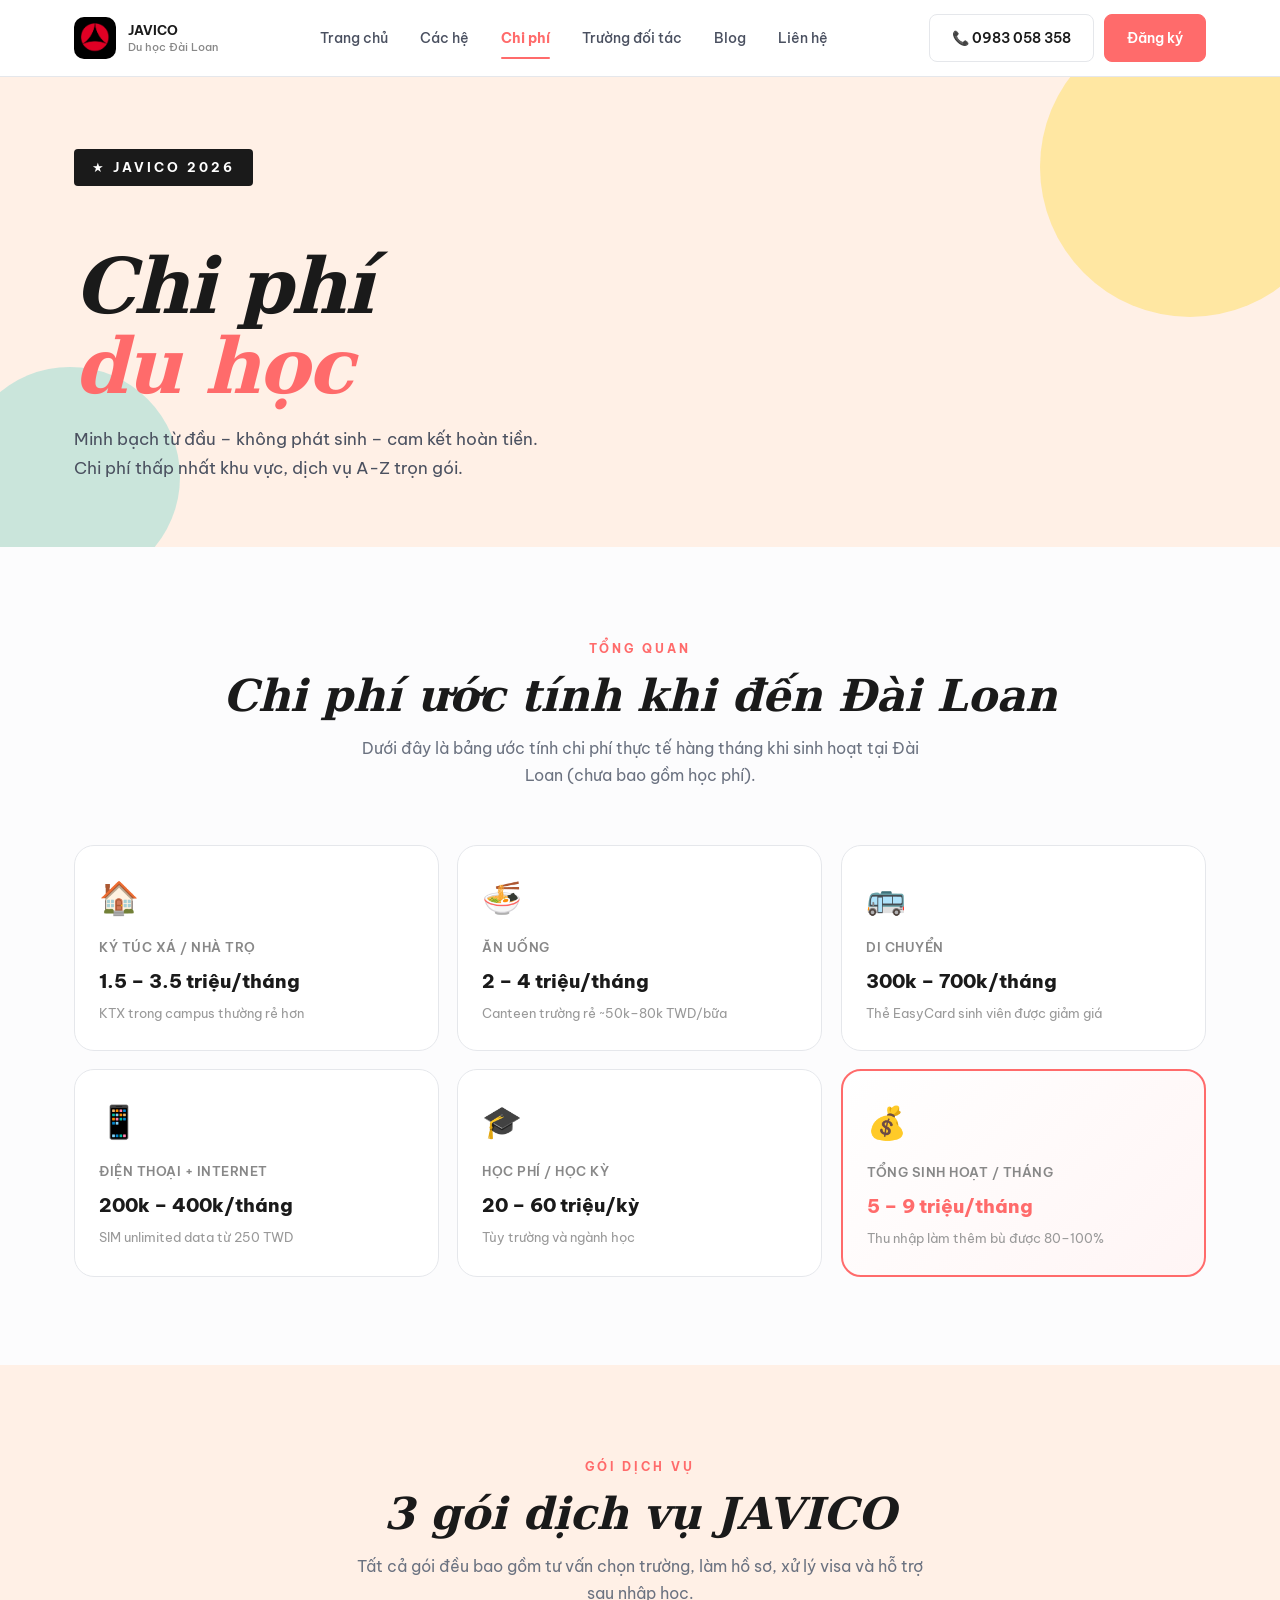
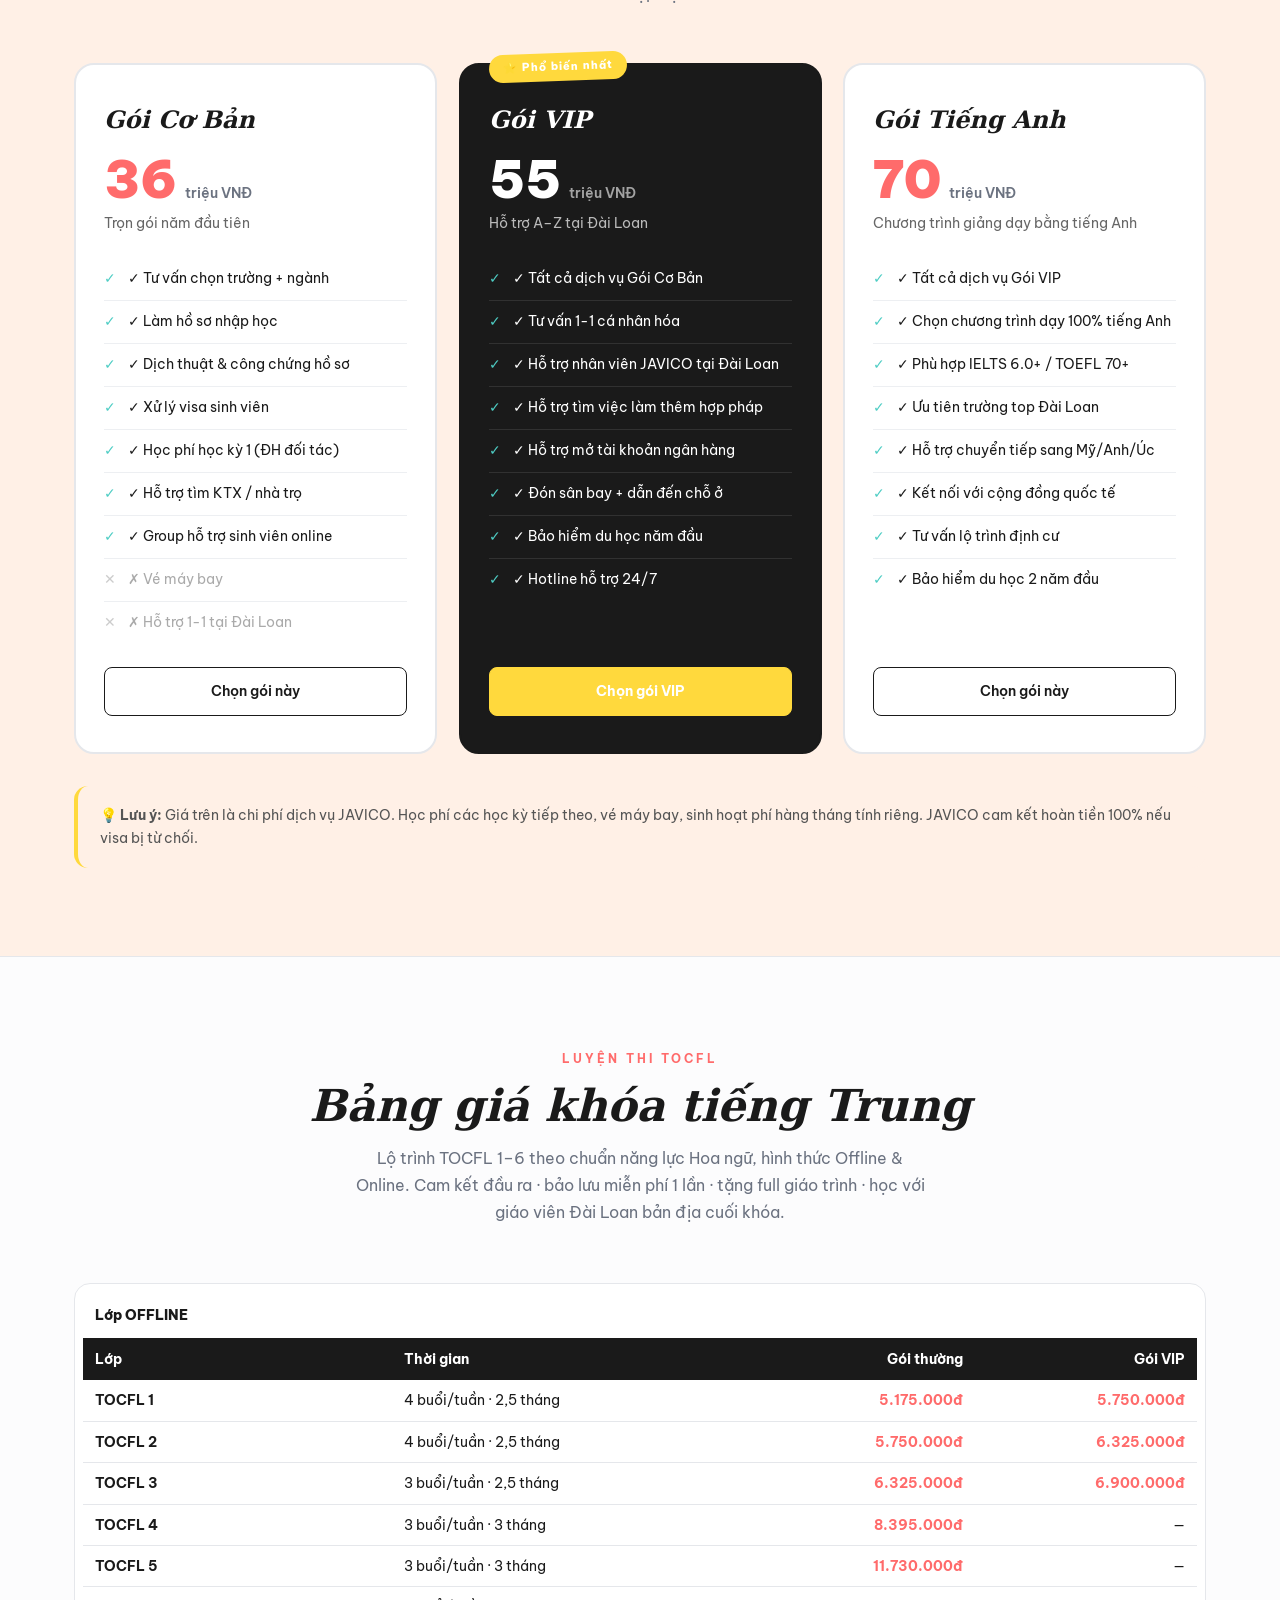
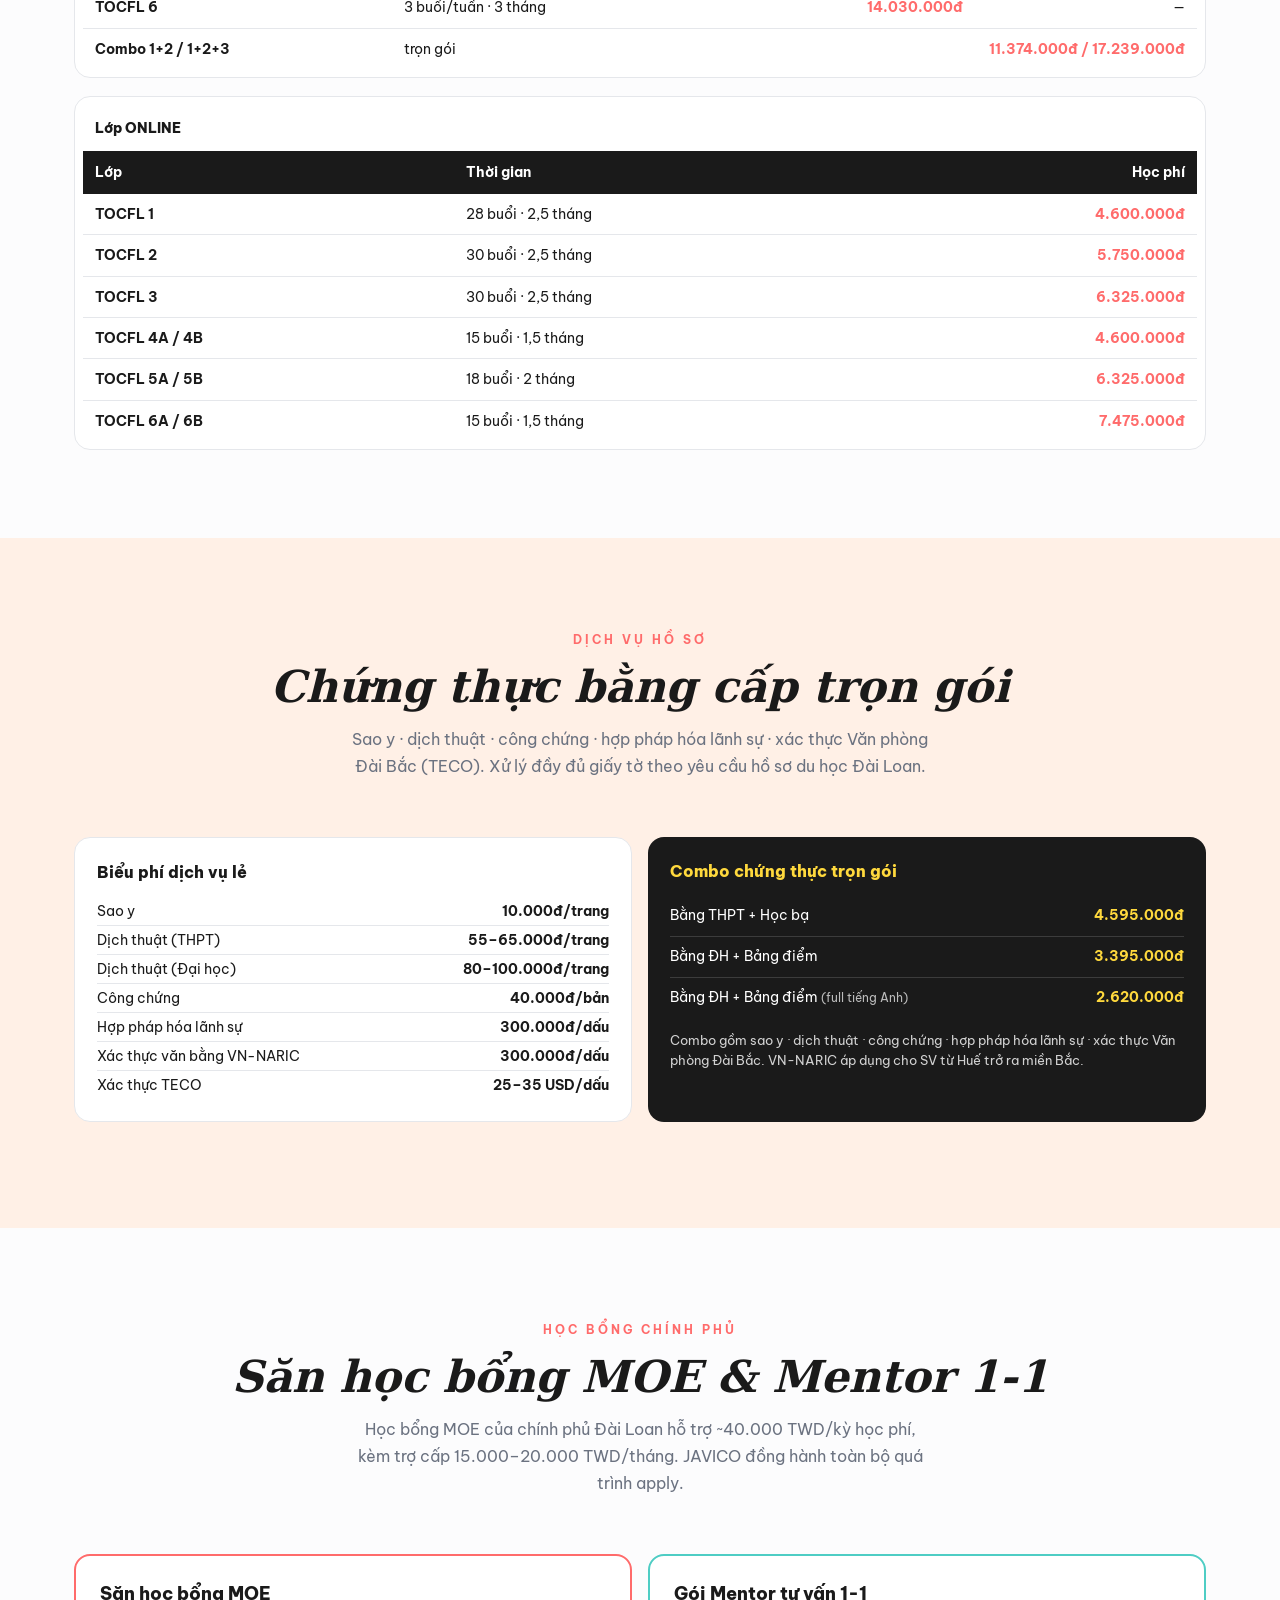
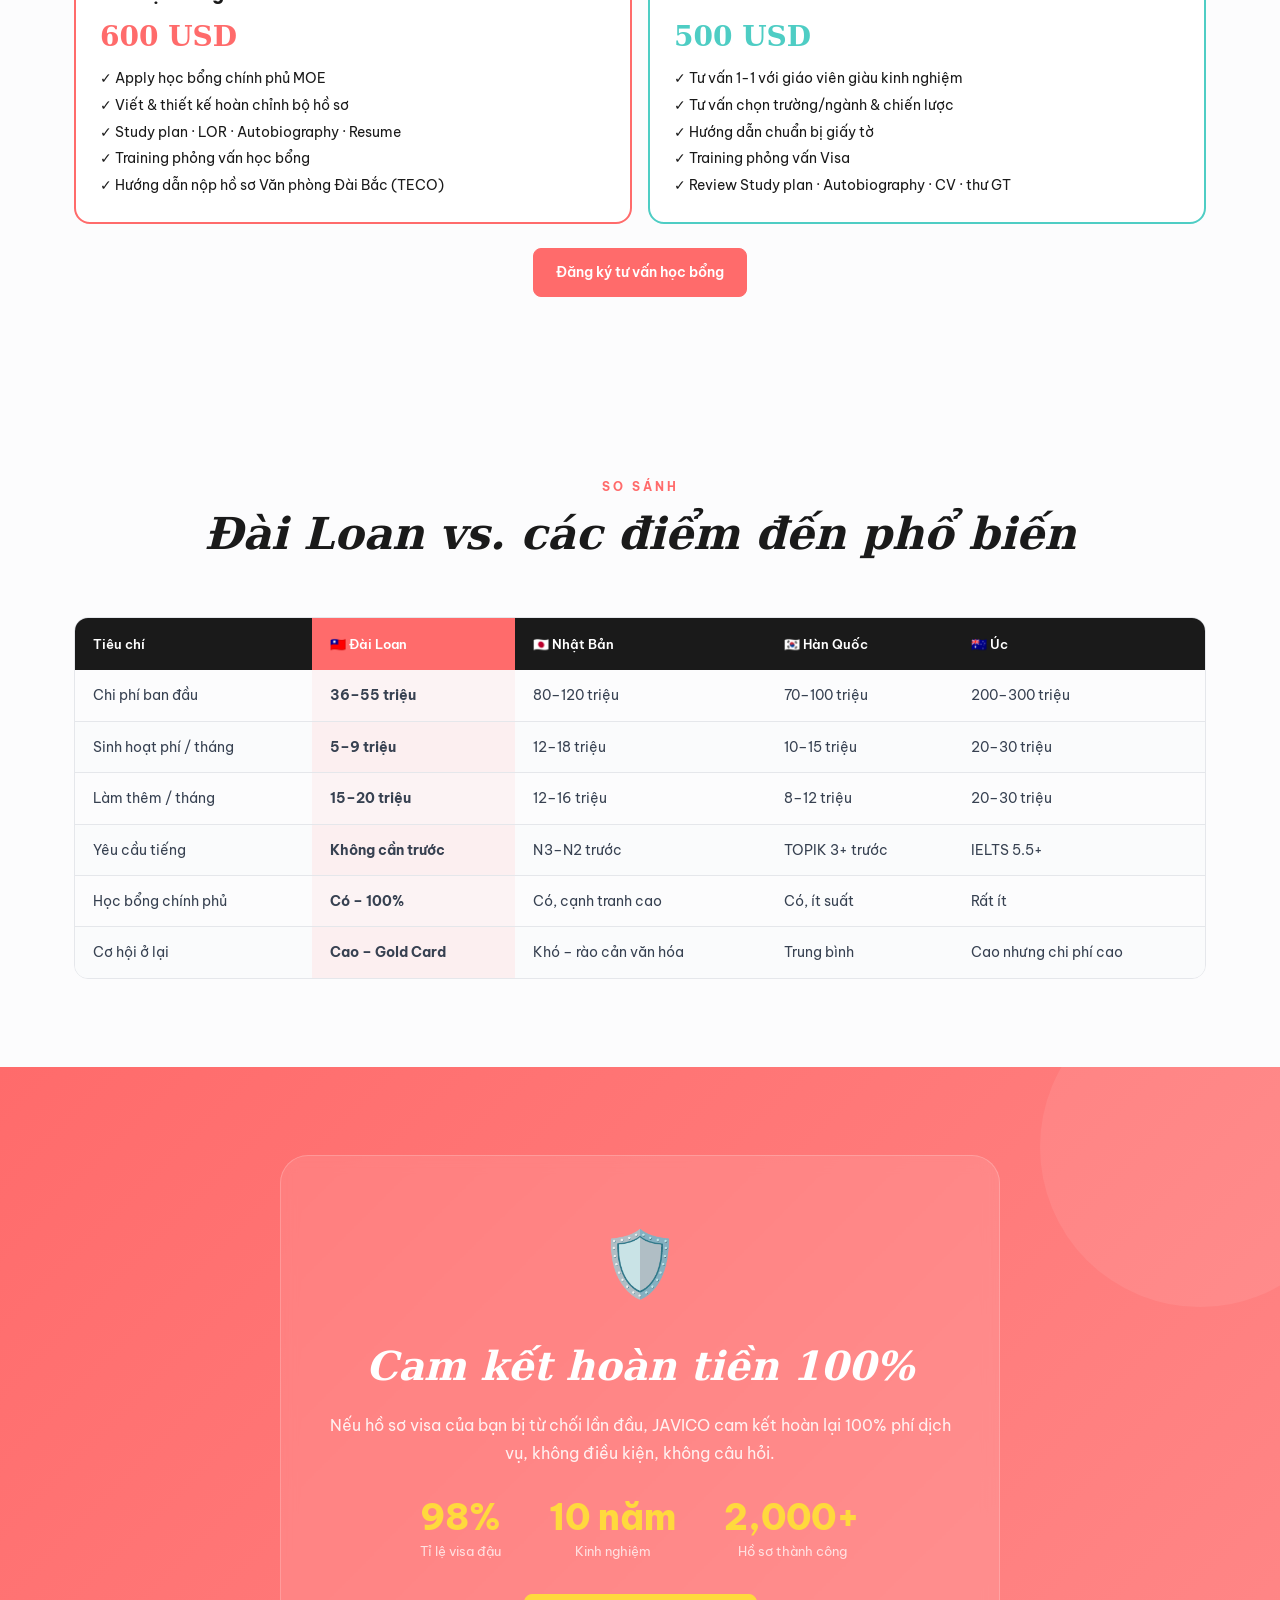
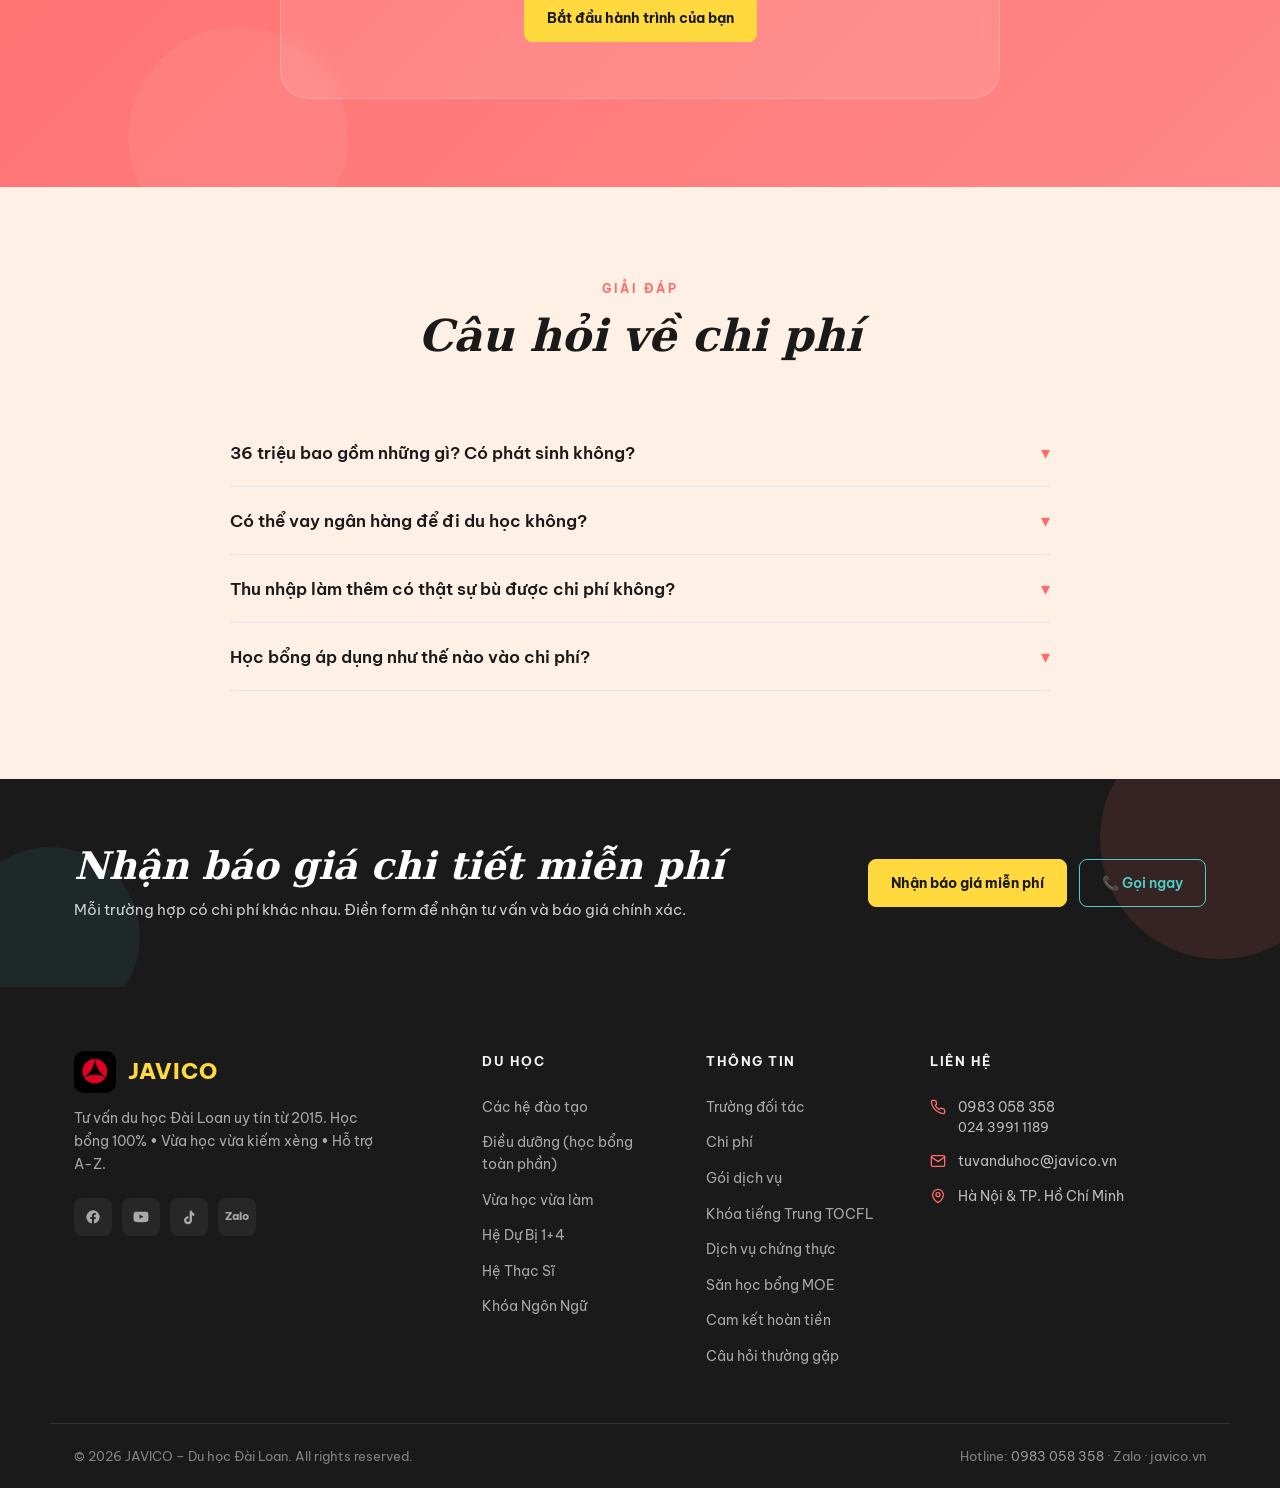
<file: chi-phi.html>
<!DOCTYPE html>
<html lang="vi">
<head>
<meta charset="UTF-8">
<meta name="viewport" content="width=device-width, initial-scale=1.0">
<title>Chi Phí Du Học Đài Loan – JAVICO</title>
<meta name="description" content="Chi phí du học Đài Loan từ 36 triệu VNĐ. 3 gói dịch vụ JAVICO, bảng giá khóa tiếng Trung TOCFL, dịch vụ chứng thực bằng cấp và săn học bổng MOE. Minh bạch – không phát sinh.">
<link rel="preconnect" href="https://fonts.googleapis.com">
<link rel="preconnect" href="https://fonts.gstatic.com" crossorigin>
<link href="https://fonts.googleapis.com/css2?family=Be+Vietnam+Pro:ital,wght@0,400;0,500;0,600;0,700;0,800;1,700;1,800&display=swap" rel="stylesheet">
<link rel="stylesheet" href="css/style.css">
</head>
<body>

<header id="site-nav" class="nav"></header>

<!-- PAGE HERO -->
<section class="page-hero">
  <div class="deco-circle deco-yellow-sm" style="width:300px;height:300px;opacity:0.4;top:-60px;right:-60px;"></div>
  <div class="deco-circle deco-mint" style="width:220px;height:220px;opacity:0.3;bottom:-40px;left:-40px;"></div>
  <div class="container page-hero-inner">
    <div class="badge-top">★ JAVICO 2026</div>
    <h1 class="page-hero-title">Chi phí<br><em>du học</em></h1>
    <p class="page-hero-sub">Minh bạch từ đầu – không phát sinh – cam kết hoàn tiền.<br>Chi phí thấp nhất khu vực, dịch vụ A-Z trọn gói.</p>
  </div>
</section>

<!-- ============================================================
     TỔNG QUAN CHI PHÍ
============================================================ -->
<section class="section" id="tong-quan">
  <div class="container">
    <div class="section-head">
      <div class="section-label">Tổng quan</div>
      <h2 class="section-title">Chi phí ước tính khi đến Đài Loan</h2>
      <p class="section-desc">Dưới đây là bảng ước tính chi phí thực tế hàng tháng khi sinh hoạt tại Đài Loan (chưa bao gồm học phí).</p>
    </div>

    <div class="cost-overview-grid">
      <div class="cost-item">
        <div class="cost-icon">🏠</div>
        <div class="cost-label">Ký túc xá / nhà trọ</div>
        <div class="cost-range">1.5 – 3.5 triệu/tháng</div>
        <div class="cost-note">KTX trong campus thường rẻ hơn</div>
      </div>
      <div class="cost-item">
        <div class="cost-icon">🍜</div>
        <div class="cost-label">Ăn uống</div>
        <div class="cost-range">2 – 4 triệu/tháng</div>
        <div class="cost-note">Canteen trường rẻ ~50k–80k TWD/bữa</div>
      </div>
      <div class="cost-item">
        <div class="cost-icon">🚌</div>
        <div class="cost-label">Di chuyển</div>
        <div class="cost-range">300k – 700k/tháng</div>
        <div class="cost-note">Thẻ EasyCard sinh viên được giảm giá</div>
      </div>
      <div class="cost-item">
        <div class="cost-icon">📱</div>
        <div class="cost-label">Điện thoại + Internet</div>
        <div class="cost-range">200k – 400k/tháng</div>
        <div class="cost-note">SIM unlimited data từ 250 TWD</div>
      </div>
      <div class="cost-item">
        <div class="cost-icon">🎓</div>
        <div class="cost-label">Học phí / học kỳ</div>
        <div class="cost-range">20 – 60 triệu/kỳ</div>
        <div class="cost-note">Tùy trường và ngành học</div>
      </div>
      <div class="cost-item cost-item-total">
        <div class="cost-icon">💰</div>
        <div class="cost-label">Tổng sinh hoạt / tháng</div>
        <div class="cost-range" style="color:var(--coral);">5 – 9 triệu/tháng</div>
        <div class="cost-note">Thu nhập làm thêm bù được 80–100%</div>
      </div>
    </div>
  </div>
</section>

<!-- ============================================================
     3 GÓI DỊCH VỤ JAVICO
============================================================ -->
<section class="section section-cream-alt" id="goi-dich-vu">
  <div class="container">
    <div class="section-head">
      <div class="section-label">Gói dịch vụ</div>
      <h2 class="section-title">3 gói dịch vụ JAVICO</h2>
      <p class="section-desc">Tất cả gói đều bao gồm tư vấn chọn trường, làm hồ sơ, xử lý visa và hỗ trợ sau nhập học.</p>
    </div>

    <div class="price-grid">

      <div class="price-card">
        <div class="price-card-head">
          <h3>Gói Cơ Bản</h3>
          <div class="price-tag">
            <span class="price-num">36</span>
            <span class="price-unit">triệu VNĐ</span>
          </div>
          <p class="price-sub">Trọn gói năm đầu tiên</p>
        </div>
        <ul class="price-features">
          <li>✓ Tư vấn chọn trường + ngành</li>
          <li>✓ Làm hồ sơ nhập học</li>
          <li>✓ Dịch thuật & công chứng hồ sơ</li>
          <li>✓ Xử lý visa sinh viên</li>
          <li>✓ Học phí học kỳ 1 (ĐH đối tác)</li>
          <li>✓ Hỗ trợ tìm KTX / nhà trọ</li>
          <li>✓ Group hỗ trợ sinh viên online</li>
          <li class="price-feature-no">✗ Vé máy bay</li>
          <li class="price-feature-no">✗ Hỗ trợ 1-1 tại Đài Loan</li>
        </ul>
        <a href="dang-ky.html?goi=co-ban" class="btn btn-outline-dark btn-block">Chọn gói này</a>
      </div>

      <div class="price-card price-card-featured">
        <div class="price-card-label">⭐ Phổ biến nhất</div>
        <div class="price-card-head">
          <h3>Gói VIP</h3>
          <div class="price-tag">
            <span class="price-num">55</span>
            <span class="price-unit">triệu VNĐ</span>
          </div>
          <p class="price-sub">Hỗ trợ A–Z tại Đài Loan</p>
        </div>
        <ul class="price-features">
          <li>✓ Tất cả dịch vụ Gói Cơ Bản</li>
          <li>✓ Tư vấn 1-1 cá nhân hóa</li>
          <li>✓ Hỗ trợ nhân viên JAVICO tại Đài Loan</li>
          <li>✓ Hỗ trợ tìm việc làm thêm hợp pháp</li>
          <li>✓ Hỗ trợ mở tài khoản ngân hàng</li>
          <li>✓ Đón sân bay + dẫn đến chỗ ở</li>
          <li>✓ Bảo hiểm du học năm đầu</li>
          <li>✓ Hotline hỗ trợ 24/7</li>
        </ul>
        <a href="dang-ky.html?goi=vip" class="btn btn-yellow btn-block">Chọn gói VIP</a>
      </div>

      <div class="price-card">
        <div class="price-card-head">
          <h3>Gói Tiếng Anh</h3>
          <div class="price-tag">
            <span class="price-num">70</span>
            <span class="price-unit">triệu VNĐ</span>
          </div>
          <p class="price-sub">Chương trình giảng dạy bằng tiếng Anh</p>
        </div>
        <ul class="price-features">
          <li>✓ Tất cả dịch vụ Gói VIP</li>
          <li>✓ Chọn chương trình dạy 100% tiếng Anh</li>
          <li>✓ Phù hợp IELTS 6.0+ / TOEFL 70+</li>
          <li>✓ Ưu tiên trường top Đài Loan</li>
          <li>✓ Hỗ trợ chuyển tiếp sang Mỹ/Anh/Úc</li>
          <li>✓ Kết nối với cộng đồng quốc tế</li>
          <li>✓ Tư vấn lộ trình định cư</li>
          <li>✓ Bảo hiểm du học 2 năm đầu</li>
        </ul>
        <a href="dang-ky.html?goi=tieng-anh" class="btn btn-outline-dark btn-block">Chọn gói này</a>
      </div>

    </div>

    <div class="price-note">
      <p>💡 <strong>Lưu ý:</strong> Giá trên là chi phí dịch vụ JAVICO. Học phí các học kỳ tiếp theo, vé máy bay, sinh hoạt phí hàng tháng tính riêng. JAVICO cam kết hoàn tiền 100% nếu visa bị từ chối.</p>
    </div>
  </div>
</section>

<!-- ============================================================
     KHÓA TIẾNG TRUNG TOCFL
============================================================ -->
<section class="section" id="tocfl" style="border-top:1px solid var(--line);">
  <div class="container">
    <div class="section-head">
      <div class="section-label">Luyện thi TOCFL</div>
      <h2 class="section-title">Bảng giá khóa tiếng Trung</h2>
      <p class="section-desc">Lộ trình TOCFL 1–6 theo chuẩn năng lực Hoa ngữ, hình thức Offline &amp; Online. Cam kết đầu ra · bảo lưu miễn phí 1 lần · tặng full giáo trình · học với giáo viên Đài Loan bản địa cuối khóa.</p>
    </div>

    <div style="overflow-x:auto;background:#fff;border:1px solid var(--line);border-radius:16px;padding:8px;margin-bottom:18px;">
      <table style="width:100%;border-collapse:collapse;font-size:14px;min-width:560px;">
        <caption style="text-align:left;font-weight:800;padding:12px;color:var(--ink);">Lớp OFFLINE</caption>
        <tr style="background:var(--ink);color:#fff;"><th style="padding:10px 12px;text-align:left;">Lớp</th><th style="padding:10px 12px;text-align:left;">Thời gian</th><th style="padding:10px 12px;text-align:right;">Gói thường</th><th style="padding:10px 12px;text-align:right;">Gói VIP</th></tr>
        <tr><td style="padding:9px 12px;font-weight:700;border-bottom:1px solid var(--line);">TOCFL 1</td><td style="padding:9px 12px;border-bottom:1px solid var(--line);">4 buổi/tuần · 2,5 tháng</td><td style="padding:9px 12px;text-align:right;font-weight:700;color:var(--coral);border-bottom:1px solid var(--line);">5.175.000đ</td><td style="padding:9px 12px;text-align:right;font-weight:700;color:var(--coral);border-bottom:1px solid var(--line);">5.750.000đ</td></tr>
        <tr><td style="padding:9px 12px;font-weight:700;border-bottom:1px solid var(--line);">TOCFL 2</td><td style="padding:9px 12px;border-bottom:1px solid var(--line);">4 buổi/tuần · 2,5 tháng</td><td style="padding:9px 12px;text-align:right;font-weight:700;color:var(--coral);border-bottom:1px solid var(--line);">5.750.000đ</td><td style="padding:9px 12px;text-align:right;font-weight:700;color:var(--coral);border-bottom:1px solid var(--line);">6.325.000đ</td></tr>
        <tr><td style="padding:9px 12px;font-weight:700;border-bottom:1px solid var(--line);">TOCFL 3</td><td style="padding:9px 12px;border-bottom:1px solid var(--line);">3 buổi/tuần · 2,5 tháng</td><td style="padding:9px 12px;text-align:right;font-weight:700;color:var(--coral);border-bottom:1px solid var(--line);">6.325.000đ</td><td style="padding:9px 12px;text-align:right;font-weight:700;color:var(--coral);border-bottom:1px solid var(--line);">6.900.000đ</td></tr>
        <tr><td style="padding:9px 12px;font-weight:700;border-bottom:1px solid var(--line);">TOCFL 4</td><td style="padding:9px 12px;border-bottom:1px solid var(--line);">3 buổi/tuần · 3 tháng</td><td style="padding:9px 12px;text-align:right;font-weight:700;color:var(--coral);border-bottom:1px solid var(--line);">8.395.000đ</td><td style="padding:9px 12px;text-align:right;border-bottom:1px solid var(--line);">—</td></tr>
        <tr><td style="padding:9px 12px;font-weight:700;border-bottom:1px solid var(--line);">TOCFL 5</td><td style="padding:9px 12px;border-bottom:1px solid var(--line);">3 buổi/tuần · 3 tháng</td><td style="padding:9px 12px;text-align:right;font-weight:700;color:var(--coral);border-bottom:1px solid var(--line);">11.730.000đ</td><td style="padding:9px 12px;text-align:right;border-bottom:1px solid var(--line);">—</td></tr>
        <tr><td style="padding:9px 12px;font-weight:700;border-bottom:1px solid var(--line);">TOCFL 6</td><td style="padding:9px 12px;border-bottom:1px solid var(--line);">3 buổi/tuần · 3 tháng</td><td style="padding:9px 12px;text-align:right;font-weight:700;color:var(--coral);border-bottom:1px solid var(--line);">14.030.000đ</td><td style="padding:9px 12px;text-align:right;border-bottom:1px solid var(--line);">—</td></tr>
        <tr><td style="padding:9px 12px;font-weight:700;">Combo 1+2 / 1+2+3</td><td style="padding:9px 12px;">trọn gói</td><td style="padding:9px 12px;text-align:right;font-weight:700;color:var(--coral);" colspan="2">11.374.000đ / 17.239.000đ</td></tr>
      </table>
    </div>

    <div style="overflow-x:auto;background:#fff;border:1px solid var(--line);border-radius:16px;padding:8px;">
      <table style="width:100%;border-collapse:collapse;font-size:14px;min-width:560px;">
        <caption style="text-align:left;font-weight:800;padding:12px;color:var(--ink);">Lớp ONLINE</caption>
        <tr style="background:var(--ink);color:#fff;"><th style="padding:10px 12px;text-align:left;">Lớp</th><th style="padding:10px 12px;text-align:left;">Thời gian</th><th style="padding:10px 12px;text-align:right;">Học phí</th></tr>
        <tr><td style="padding:9px 12px;font-weight:700;border-bottom:1px solid var(--line);">TOCFL 1</td><td style="padding:9px 12px;border-bottom:1px solid var(--line);">28 buổi · 2,5 tháng</td><td style="padding:9px 12px;text-align:right;font-weight:700;color:var(--coral);border-bottom:1px solid var(--line);">4.600.000đ</td></tr>
        <tr><td style="padding:9px 12px;font-weight:700;border-bottom:1px solid var(--line);">TOCFL 2</td><td style="padding:9px 12px;border-bottom:1px solid var(--line);">30 buổi · 2,5 tháng</td><td style="padding:9px 12px;text-align:right;font-weight:700;color:var(--coral);border-bottom:1px solid var(--line);">5.750.000đ</td></tr>
        <tr><td style="padding:9px 12px;font-weight:700;border-bottom:1px solid var(--line);">TOCFL 3</td><td style="padding:9px 12px;border-bottom:1px solid var(--line);">30 buổi · 2,5 tháng</td><td style="padding:9px 12px;text-align:right;font-weight:700;color:var(--coral);border-bottom:1px solid var(--line);">6.325.000đ</td></tr>
        <tr><td style="padding:9px 12px;font-weight:700;border-bottom:1px solid var(--line);">TOCFL 4A / 4B</td><td style="padding:9px 12px;border-bottom:1px solid var(--line);">15 buổi · 1,5 tháng</td><td style="padding:9px 12px;text-align:right;font-weight:700;color:var(--coral);border-bottom:1px solid var(--line);">4.600.000đ</td></tr>
        <tr><td style="padding:9px 12px;font-weight:700;border-bottom:1px solid var(--line);">TOCFL 5A / 5B</td><td style="padding:9px 12px;border-bottom:1px solid var(--line);">18 buổi · 2 tháng</td><td style="padding:9px 12px;text-align:right;font-weight:700;color:var(--coral);border-bottom:1px solid var(--line);">6.325.000đ</td></tr>
        <tr><td style="padding:9px 12px;font-weight:700;">TOCFL 6A / 6B</td><td style="padding:9px 12px;">15 buổi · 1,5 tháng</td><td style="padding:9px 12px;text-align:right;font-weight:700;color:var(--coral);">7.475.000đ</td></tr>
      </table>
    </div>
  </div>
</section>

<!-- ============================================================
     DỊCH VỤ CHỨNG THỰC BẰNG CẤP
============================================================ -->
<section class="section section-cream-alt" id="chung-thuc">
  <div class="container">
    <div class="section-head">
      <div class="section-label">Dịch vụ hồ sơ</div>
      <h2 class="section-title">Chứng thực bằng cấp trọn gói</h2>
      <p class="section-desc">Sao y · dịch thuật · công chứng · hợp pháp hóa lãnh sự · xác thực Văn phòng Đài Bắc (TECO). Xử lý đầy đủ giấy tờ theo yêu cầu hồ sơ du học Đài Loan.</p>
    </div>

    <div style="display:grid;grid-template-columns:repeat(auto-fit,minmax(280px,1fr));gap:16px;margin-bottom:18px;">
      <div style="background:#fff;border:1px solid var(--line);border-radius:16px;padding:22px;">
        <h3 style="font-weight:800;font-size:16px;margin-bottom:12px;color:var(--ink);">Biểu phí dịch vụ lẻ</h3>
        <div style="font-size:14px;line-height:2;color:var(--ink);">
          <div style="display:flex;justify-content:space-between;border-bottom:1px solid var(--line);"><span>Sao y</span><strong>10.000đ/trang</strong></div>
          <div style="display:flex;justify-content:space-between;border-bottom:1px solid var(--line);"><span>Dịch thuật (THPT)</span><strong>55–65.000đ/trang</strong></div>
          <div style="display:flex;justify-content:space-between;border-bottom:1px solid var(--line);"><span>Dịch thuật (Đại học)</span><strong>80–100.000đ/trang</strong></div>
          <div style="display:flex;justify-content:space-between;border-bottom:1px solid var(--line);"><span>Công chứng</span><strong>40.000đ/bản</strong></div>
          <div style="display:flex;justify-content:space-between;border-bottom:1px solid var(--line);"><span>Hợp pháp hóa lãnh sự</span><strong>300.000đ/dấu</strong></div>
          <div style="display:flex;justify-content:space-between;border-bottom:1px solid var(--line);"><span>Xác thực văn bằng VN-NARIC</span><strong>300.000đ/dấu</strong></div>
          <div style="display:flex;justify-content:space-between;"><span>Xác thực TECO</span><strong>25–35 USD/dấu</strong></div>
        </div>
      </div>
      <div style="background:var(--ink);color:#fff;border-radius:16px;padding:22px;">
        <h3 style="font-weight:800;font-size:16px;margin-bottom:12px;color:var(--yellow);">Combo chứng thực trọn gói</h3>
        <div style="font-size:14px;line-height:1.7;">
          <div style="display:flex;justify-content:space-between;align-items:center;padding:8px 0;border-bottom:1px solid rgba(255,255,255,.15);"><span>Bằng THPT + Học bạ</span><strong style="color:var(--yellow);">4.595.000đ</strong></div>
          <div style="display:flex;justify-content:space-between;align-items:center;padding:8px 0;border-bottom:1px solid rgba(255,255,255,.15);"><span>Bằng ĐH + Bảng điểm</span><strong style="color:var(--yellow);">3.395.000đ</strong></div>
          <div style="display:flex;justify-content:space-between;align-items:center;padding:8px 0;"><span>Bằng ĐH + Bảng điểm <small style="opacity:.7;">(full tiếng Anh)</small></span><strong style="color:var(--yellow);">2.620.000đ</strong></div>
        </div>
        <p style="font-size:12.5px;opacity:.8;margin-top:12px;">Combo gồm sao y · dịch thuật · công chứng · hợp pháp hóa lãnh sự · xác thực Văn phòng Đài Bắc. VN-NARIC áp dụng cho SV từ Huế trở ra miền Bắc.</p>
      </div>
    </div>
  </div>
</section>

<!-- ============================================================
     SĂN HỌC BỔNG MOE
============================================================ -->
<section class="section" id="hoc-bong-moe">
  <div class="container">
    <div class="section-head">
      <div class="section-label">Học bổng chính phủ</div>
      <h2 class="section-title">Săn học bổng MOE &amp; Mentor 1-1</h2>
      <p class="section-desc">Học bổng MOE của chính phủ Đài Loan hỗ trợ ~40.000 TWD/kỳ học phí, kèm trợ cấp 15.000–20.000 TWD/tháng. JAVICO đồng hành toàn bộ quá trình apply.</p>
    </div>
    <div style="display:grid;grid-template-columns:repeat(auto-fit,minmax(300px,1fr));gap:16px;">
      <div style="background:#fff;border:2px solid var(--coral);border-radius:16px;padding:24px;">
        <h3 style="font-weight:800;font-size:18px;color:var(--ink);">Săn học bổng MOE</h3>
        <div style="font-family:var(--font-serif,serif);font-weight:800;font-size:28px;color:var(--coral);margin:6px 0;">600 USD</div>
        <ul style="list-style:none;font-size:14px;line-height:1.9;color:var(--ink);">
          <li>✓ Apply học bổng chính phủ MOE</li>
          <li>✓ Viết &amp; thiết kế hoàn chỉnh bộ hồ sơ</li>
          <li>✓ Study plan · LOR · Autobiography · Resume</li>
          <li>✓ Training phỏng vấn học bổng</li>
          <li>✓ Hướng dẫn nộp hồ sơ Văn phòng Đài Bắc (TECO)</li>
        </ul>
      </div>
      <div style="background:#fff;border:2px solid var(--mint);border-radius:16px;padding:24px;">
        <h3 style="font-weight:800;font-size:18px;color:var(--ink);">Gói Mentor tư vấn 1-1</h3>
        <div style="font-family:var(--font-serif,serif);font-weight:800;font-size:28px;color:var(--mint);margin:6px 0;">500 USD</div>
        <ul style="list-style:none;font-size:14px;line-height:1.9;color:var(--ink);">
          <li>✓ Tư vấn 1-1 với giáo viên giàu kinh nghiệm</li>
          <li>✓ Tư vấn chọn trường/ngành &amp; chiến lược</li>
          <li>✓ Hướng dẫn chuẩn bị giấy tờ</li>
          <li>✓ Training phỏng vấn Visa</li>
          <li>✓ Review Study plan · Autobiography · CV · thư GT</li>
        </ul>
      </div>
    </div>
    <div style="text-align:center;margin-top:24px;">
      <a href="dang-ky.html" class="btn btn-primary">Đăng ký tư vấn học bổng</a>
    </div>
  </div>
</section>

<!-- ============================================================
     SO SÁNH VỚI CÁC NƯỚC KHÁC
============================================================ -->
<section class="section" id="so-sanh">
  <div class="container">
    <div class="section-head">
      <div class="section-label">So sánh</div>
      <h2 class="section-title">Đài Loan vs. các điểm đến phổ biến</h2>
    </div>

    <div class="comp-table-wrap">
      <table class="comp-table">
        <thead>
          <tr>
            <th>Tiêu chí</th>
            <th class="col-highlight">🇹🇼 Đài Loan</th>
            <th>🇯🇵 Nhật Bản</th>
            <th>🇰🇷 Hàn Quốc</th>
            <th>🇦🇺 Úc</th>
          </tr>
        </thead>
        <tbody>
          <tr>
            <td>Chi phí ban đầu</td>
            <td class="col-highlight"><strong>36–55 triệu</strong></td>
            <td>80–120 triệu</td>
            <td>70–100 triệu</td>
            <td>200–300 triệu</td>
          </tr>
          <tr>
            <td>Sinh hoạt phí / tháng</td>
            <td class="col-highlight"><strong>5–9 triệu</strong></td>
            <td>12–18 triệu</td>
            <td>10–15 triệu</td>
            <td>20–30 triệu</td>
          </tr>
          <tr>
            <td>Làm thêm / tháng</td>
            <td class="col-highlight"><strong>15–20 triệu</strong></td>
            <td>12–16 triệu</td>
            <td>8–12 triệu</td>
            <td>20–30 triệu</td>
          </tr>
          <tr>
            <td>Yêu cầu tiếng</td>
            <td class="col-highlight"><strong>Không cần trước</strong></td>
            <td>N3–N2 trước</td>
            <td>TOPIK 3+ trước</td>
            <td>IELTS 5.5+</td>
          </tr>
          <tr>
            <td>Học bổng chính phủ</td>
            <td class="col-highlight"><strong>Có – 100%</strong></td>
            <td>Có, cạnh tranh cao</td>
            <td>Có, ít suất</td>
            <td>Rất ít</td>
          </tr>
          <tr>
            <td>Cơ hội ở lại</td>
            <td class="col-highlight"><strong>Cao – Gold Card</strong></td>
            <td>Khó – rào cản văn hóa</td>
            <td>Trung bình</td>
            <td>Cao nhưng chi phí cao</td>
          </tr>
        </tbody>
      </table>
    </div>
  </div>
</section>

<!-- ============================================================
     CAM KẾT HOÀN TIỀN
============================================================ -->
<section class="section section-special" id="cam-ket">
  <div class="container">
    <div class="guarantee-box">
      <div class="guarantee-icon">🛡️</div>
      <h2>Cam kết hoàn tiền 100%</h2>
      <p>Nếu hồ sơ visa của bạn bị từ chối lần đầu, JAVICO cam kết hoàn lại 100% phí dịch vụ, không điều kiện, không câu hỏi.</p>
      <div class="guarantee-stats">
        <div class="g-stat"><strong>98%</strong><span>Tỉ lệ visa đậu</span></div>
        <div class="g-stat"><strong>10 năm</strong><span>Kinh nghiệm</span></div>
        <div class="g-stat"><strong>2,000+</strong><span>Hồ sơ thành công</span></div>
      </div>
      <a href="dang-ky.html" class="btn btn-yellow">Bắt đầu hành trình của bạn</a>
    </div>
  </div>
</section>

<!-- FAQ chi phí -->
<section class="section section-cream-alt" id="faq-chi-phi">
  <div class="container">
    <div class="section-head">
      <div class="section-label">Giải đáp</div>
      <h2 class="section-title">Câu hỏi về chi phí</h2>
    </div>
    <div class="faq-list">
      <div class="faq-item">
        <button class="faq-q">36 triệu bao gồm những gì? Có phát sinh không?<span class="faq-arrow">▾</span></button>
        <div class="faq-a"><p>36 triệu bao gồm: phí dịch vụ JAVICO (hồ sơ + visa) + học phí kỳ đầu tiên tại trường đối tác. Không bao gồm vé máy bay (~8–12 triệu khứ hồi), sinh hoạt phí hàng tháng và học phí từ kỳ 2 trở đi. JAVICO cam kết không có khoản phát sinh ngoài hợp đồng.</p></div>
      </div>
      <div class="faq-item">
        <button class="faq-q">Có thể vay ngân hàng để đi du học không?<span class="faq-arrow">▾</span></button>
        <div class="faq-a"><p>Có. JAVICO hợp tác với một số ngân hàng hỗ trợ vay vốn du học với lãi suất ưu đãi. Liên hệ tư vấn viên để được hỗ trợ làm hồ sơ vay.</p></div>
      </div>
      <div class="faq-item">
        <button class="faq-q">Thu nhập làm thêm có thật sự bù được chi phí không?<span class="faq-arrow">▾</span></button>
        <div class="faq-a"><p>Thực tế ghi nhận từ sinh viên JAVICO: làm 20h/tuần trong nhà máy hoặc nhà hàng tại Đài Loan thu về 15–20 triệu VNĐ/tháng. Chi phí sinh hoạt trung bình 6–8 triệu/tháng. Sau khi trừ chi tiêu, nhiều sinh viên tiết kiệm được 7–10 triệu/tháng.</p></div>
      </div>
      <div class="faq-item">
        <button class="faq-q">Học bổng áp dụng như thế nào vào chi phí?<span class="faq-arrow">▾</span></button>
        <div class="faq-a"><p>Học bổng chính phủ Taiwan (MOFA/MOE) toàn phần trả 100% học phí + 15,000–20,000 TWD sinh hoạt phí/tháng (~11–15 triệu VNĐ). Học bổng nội trường (30–60%) trừ trực tiếp vào học phí từ kỳ 2. JAVICO hỗ trợ hồ sơ xin học bổng miễn phí trong các gói VIP và Tiếng Anh.</p></div>
      </div>
    </div>
  </div>
</section>

<section class="cta-bar">
  <div class="container">
    <div class="cta-bar-inner">
      <div class="cta-bar-text">
        <h2>Nhận báo giá chi tiết miễn phí</h2>
        <p>Mỗi trường hợp có chi phí khác nhau. Điền form để nhận tư vấn và báo giá chính xác.</p>
      </div>
      <div class="cta-bar-actions">
        <a href="dang-ky.html" class="btn btn-yellow">Nhận báo giá miễn phí</a>
        <a href="tel:0983058358" class="btn btn-outline-mint">📞 Gọi ngay</a>
      </div>
    </div>
  </div>
</section>

<footer id="site-footer" class="footer"></footer>
<a href="dang-ky.html" class="fab" id="fab-register" title="Đăng ký tư vấn">
  <svg width="22" height="22" viewBox="0 0 24 24" fill="none" stroke="currentColor" stroke-width="2.5"><path d="M20 21v-2a4 4 0 0 0-4-4H8a4 4 0 0 0-4 4v2"/><circle cx="12" cy="7" r="4"/></svg>
  <span>Đăng ký</span>
</a>
<script src="js/main.js"></script>
</body>
</html>
</file>
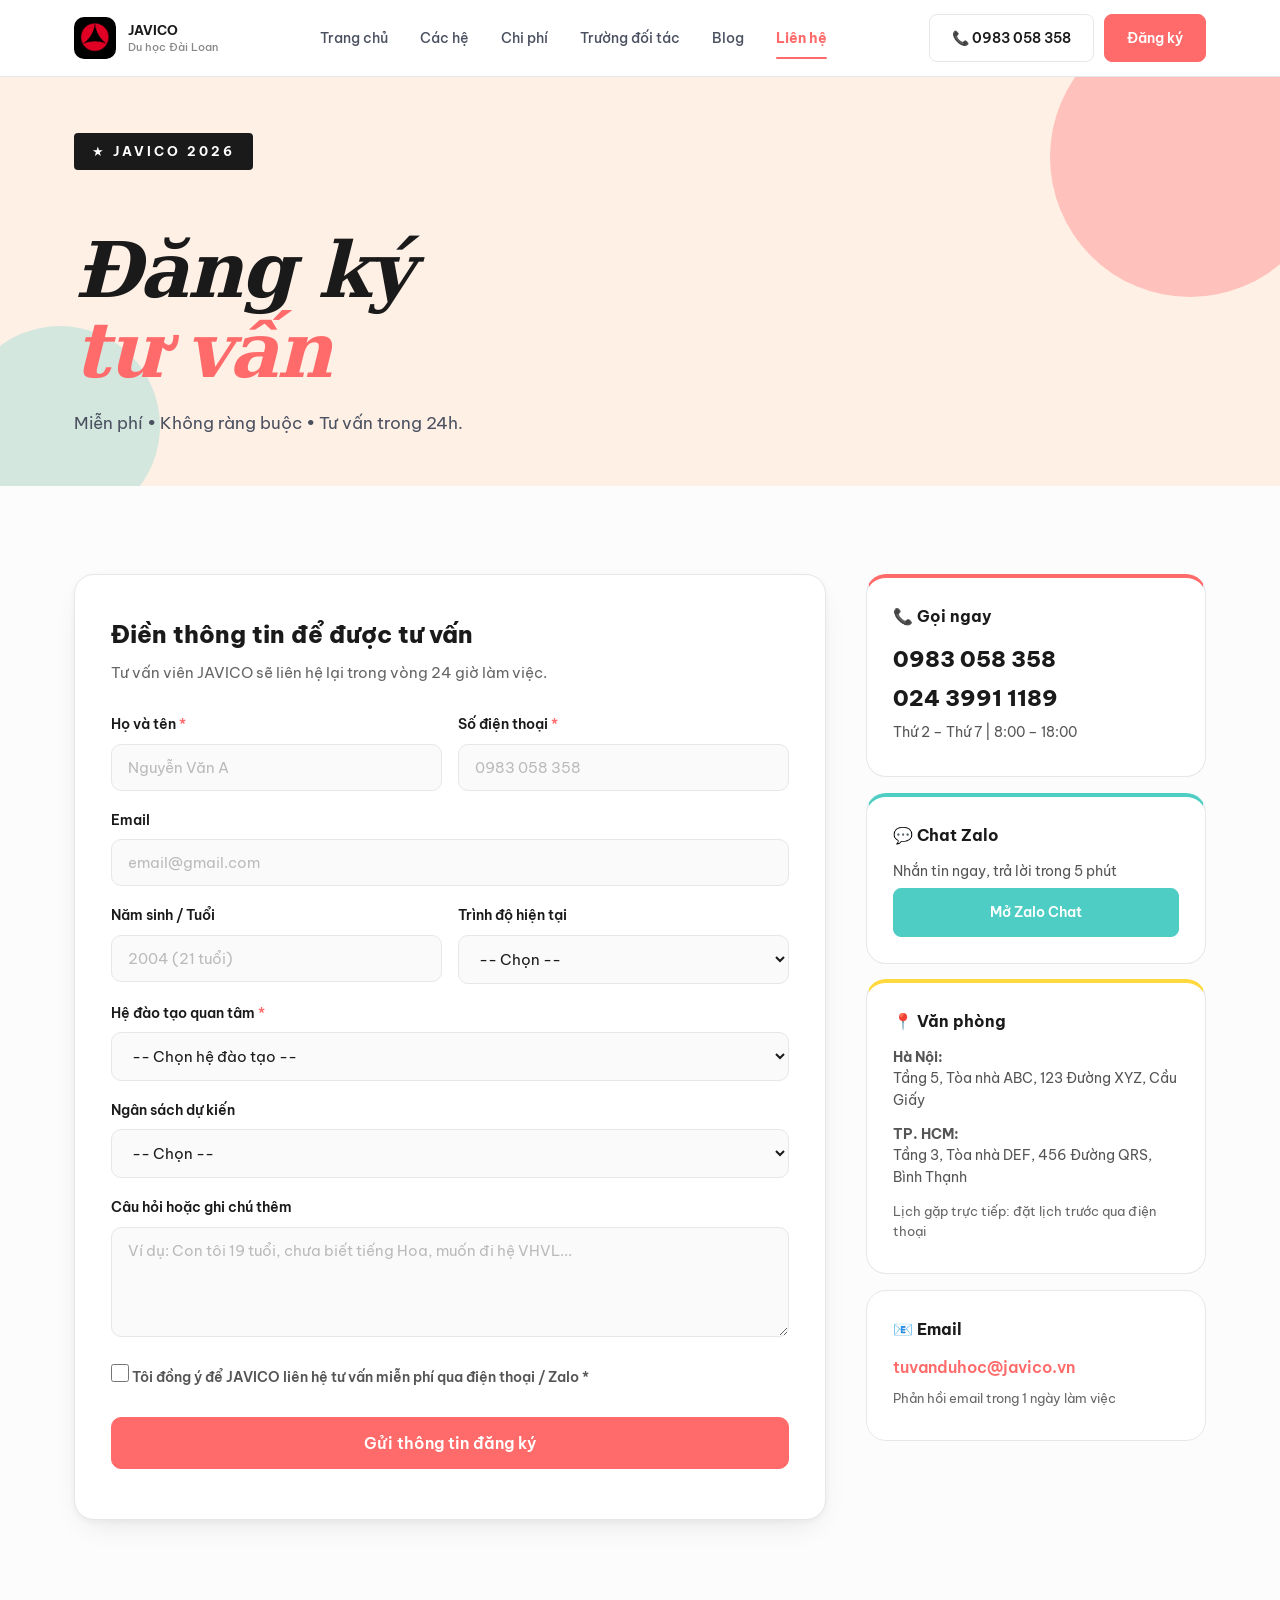
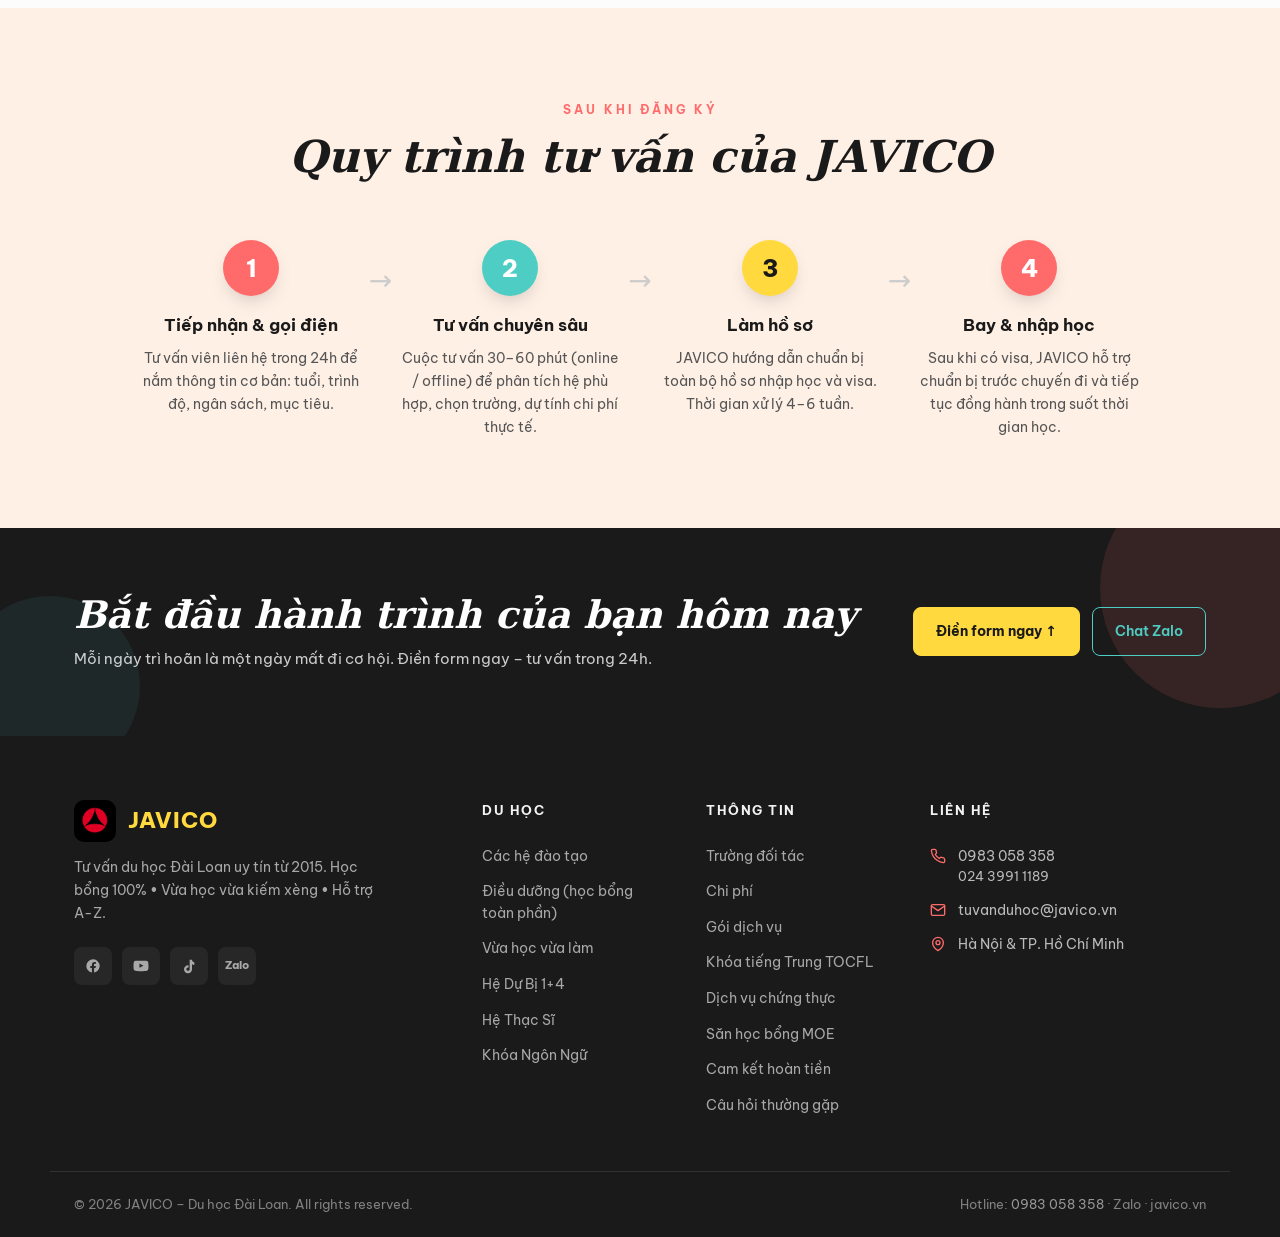
<file: dang-ky.html>
<!DOCTYPE html>
<html lang="vi">
<head>
<meta charset="UTF-8">
<meta name="viewport" content="width=device-width, initial-scale=1.0">
<title>Đăng Ký Tư Vấn Du Học Đài Loan – JAVICO</title>
<meta name="description" content="Đăng ký tư vấn du học Đài Loan miễn phí tại JAVICO. Điền form hoặc liên hệ trực tiếp qua hotline / Zalo.">
<link rel="preconnect" href="https://fonts.googleapis.com">
<link rel="preconnect" href="https://fonts.gstatic.com" crossorigin>
<link href="https://fonts.googleapis.com/css2?family=Be+Vietnam+Pro:ital,wght@0,400;0,500;0,600;0,700;0,800;1,700;1,800&display=swap" rel="stylesheet">
<link rel="stylesheet" href="css/style.css">
</head>
<body>

<header id="site-nav" class="nav"></header>

<!-- PAGE HERO -->
<section class="page-hero page-hero-sm">
  <div class="deco-circle deco-coral" style="width:280px;height:280px;opacity:0.35;top:-60px;right:-50px;"></div>
  <div class="deco-circle deco-mint" style="width:200px;height:200px;opacity:0.25;bottom:-40px;left:-40px;"></div>
  <div class="container page-hero-inner">
    <div class="badge-top">★ JAVICO 2026</div>
    <h1 class="page-hero-title">Đăng ký<br><em>tư vấn</em></h1>
    <p class="page-hero-sub">Miễn phí • Không ràng buộc • Tư vấn trong 24h.</p>
  </div>
</section>

<!-- ============================================================
     FORM + CONTACTS
============================================================ -->
<section class="section" id="dang-ky-form">
  <div class="container">
    <div class="form-layout">

      <!-- FORM -->
      <div class="form-card">
        <h2 class="form-title">Điền thông tin để được tư vấn</h2>
        <p class="form-subtitle">Tư vấn viên JAVICO sẽ liên hệ lại trong vòng 24 giờ làm việc.</p>

        <form class="contact-form" id="contact-form" novalidate>
          <div class="form-row">
            <div class="form-group">
              <label for="full-name">Họ và tên <span class="req">*</span></label>
              <input type="text" id="full-name" name="full_name" placeholder="Nguyễn Văn A" required>
            </div>
            <div class="form-group">
              <label for="phone">Số điện thoại <span class="req">*</span></label>
              <input type="tel" id="phone" name="phone" placeholder="0983 058 358" required>
            </div>
          </div>

          <div class="form-group">
            <label for="email">Email</label>
            <input type="email" id="email" name="email" placeholder="email@gmail.com">
          </div>

          <div class="form-row">
            <div class="form-group">
              <label for="age">Năm sinh / Tuổi</label>
              <input type="text" id="age" name="age" placeholder="2004 (21 tuổi)">
            </div>
            <div class="form-group">
              <label for="education">Trình độ hiện tại</label>
              <select id="education" name="education">
                <option value="">-- Chọn --</option>
                <option value="thpt">Đang học THPT / vừa tốt nghiệp</option>
                <option value="cd">Đang học / đã có bằng CĐ</option>
                <option value="dh">Đang học / đã có bằng ĐH</option>
                <option value="dl">Đang đi làm</option>
              </select>
            </div>
          </div>

          <div class="form-group">
            <label for="program">Hệ đào tạo quan tâm <span class="req">*</span></label>
            <select id="program" name="program" required>
              <option value="">-- Chọn hệ đào tạo --</option>
              <option value="vhvl">Vừa Học Vừa Làm (VHVL)</option>
              <option value="du-bi">Hệ Dự Bị 1+4</option>
              <option value="tu-tuc">Hệ Tự Túc</option>
              <option value="lien-thong">Liên Thông / VB2</option>
              <option value="thac-si">Hệ Thạc Sĩ</option>
              <option value="ngon-ngu">Khóa Ngôn Ngữ (3–12 tháng)</option>
              <option value="chua-biet">Chưa biết – cần tư vấn</option>
            </select>
          </div>

          <div class="form-group">
            <label for="budget">Ngân sách dự kiến</label>
            <select id="budget" name="budget">
              <option value="">-- Chọn --</option>
              <option value="36m">Dưới 36 triệu</option>
              <option value="36-55m">36 – 55 triệu</option>
              <option value="55-70m">55 – 70 triệu</option>
              <option value="70m+">Trên 70 triệu</option>
            </select>
          </div>

          <div class="form-group">
            <label for="message">Câu hỏi hoặc ghi chú thêm</label>
            <textarea id="message" name="message" rows="4" placeholder="Ví dụ: Con tôi 19 tuổi, chưa biết tiếng Hoa, muốn đi hệ VHVL..."></textarea>
          </div>

          <div class="form-group form-consent">
            <label class="checkbox-label">
              <input type="checkbox" id="consent" name="consent" required>
              <span>Tôi đồng ý để JAVICO liên hệ tư vấn miễn phí qua điện thoại / Zalo <span class="req">*</span></span>
            </label>
          </div>

          <button type="submit" class="btn btn-primary btn-block btn-lg" id="submit-btn">
            Gửi thông tin đăng ký
          </button>

          <div class="form-success" id="form-success" style="display:none;">
            <div class="success-icon">✓</div>
            <h3>Đăng ký thành công!</h3>
            <p>JAVICO đã nhận được thông tin của bạn. Tư vấn viên sẽ liên hệ trong <strong>24 giờ</strong> làm việc.</p>
            <p style="margin-top:12px;font-size:14px;color:#666;">Trong khi chờ, bạn có thể <a href="cac-he.html" style="color:var(--coral);">tìm hiểu thêm các hệ đào tạo</a> hoặc chat Zalo ngay bên dưới.</p>
          </div>
        </form>
      </div>

      <!-- CONTACT INFO -->
      <div class="contact-sidebar">
        <div class="contact-block contact-block-coral">
          <h3>📞 Gọi ngay</h3>
          <a href="tel:0983058358" class="contact-big-link">0983 058 358</a>
          <a href="tel:02439911189" class="contact-big-link">024 3991 1189</a>
          <p class="contact-hours">Thứ 2 – Thứ 7 | 8:00 – 18:00</p>
        </div>

        <div class="contact-block contact-block-mint">
          <h3>💬 Chat Zalo</h3>
          <p>Nhắn tin ngay, trả lời trong 5 phút</p>
          <a href="https://zalo.me/0983058358" target="_blank" rel="noopener" class="btn btn-mint btn-block">Mở Zalo Chat</a>
        </div>

        <div class="contact-block contact-block-yellow">
          <h3>📍 Văn phòng</h3>
          <p><strong>Hà Nội:</strong><br>Tầng 5, Tòa nhà ABC, 123 Đường XYZ, Cầu Giấy</p>
          <p style="margin-top:12px;"><strong>TP. HCM:</strong><br>Tầng 3, Tòa nhà DEF, 456 Đường QRS, Bình Thạnh</p>
          <p style="margin-top:12px;font-size:13px;color:#666;">Lịch gặp trực tiếp: đặt lịch trước qua điện thoại</p>
        </div>

        <div class="contact-block">
          <h3>📧 Email</h3>
          <a href="mailto:tuvanduhoc@javico.vn" class="contact-email">tuvanduhoc@javico.vn</a>
          <p style="font-size:13px;margin-top:8px;color:#666;">Phản hồi email trong 1 ngày làm việc</p>
        </div>
      </div>

    </div>
  </div>
</section>

<!-- ============================================================
     QUY TRÌNH TƯ VẤN
============================================================ -->
<section class="section section-cream-alt" id="quy-trinh">
  <div class="container">
    <div class="section-head">
      <div class="section-label">Sau khi đăng ký</div>
      <h2 class="section-title">Quy trình tư vấn của JAVICO</h2>
    </div>

    <div class="process-steps">
      <div class="process-step">
        <div class="process-num" style="background:var(--coral);color:white;">1</div>
        <div class="process-content">
          <h3>Tiếp nhận & gọi điện</h3>
          <p>Tư vấn viên liên hệ trong 24h để nắm thông tin cơ bản: tuổi, trình độ, ngân sách, mục tiêu.</p>
        </div>
      </div>
      <div class="process-arrow">→</div>
      <div class="process-step">
        <div class="process-num" style="background:var(--mint);color:white;">2</div>
        <div class="process-content">
          <h3>Tư vấn chuyên sâu</h3>
          <p>Cuộc tư vấn 30–60 phút (online / offline) để phân tích hệ phù hợp, chọn trường, dự tính chi phí thực tế.</p>
        </div>
      </div>
      <div class="process-arrow">→</div>
      <div class="process-step">
        <div class="process-num" style="background:var(--yellow);color:var(--black);">3</div>
        <div class="process-content">
          <h3>Làm hồ sơ</h3>
          <p>JAVICO hướng dẫn chuẩn bị toàn bộ hồ sơ nhập học và visa. Thời gian xử lý 4–6 tuần.</p>
        </div>
      </div>
      <div class="process-arrow">→</div>
      <div class="process-step">
        <div class="process-num" style="background:var(--coral);color:white;">4</div>
        <div class="process-content">
          <h3>Bay & nhập học</h3>
          <p>Sau khi có visa, JAVICO hỗ trợ chuẩn bị trước chuyến đi và tiếp tục đồng hành trong suốt thời gian học.</p>
        </div>
      </div>
    </div>
  </div>
</section>

<section class="cta-bar">
  <div class="container">
    <div class="cta-bar-inner">
      <div class="cta-bar-text">
        <h2>Bắt đầu hành trình của bạn hôm nay</h2>
        <p>Mỗi ngày trì hoãn là một ngày mất đi cơ hội. Điền form ngay – tư vấn trong 24h.</p>
      </div>
      <div class="cta-bar-actions">
        <a href="#dang-ky-form" class="btn btn-yellow">Điền form ngay ↑</a>
        <a href="https://zalo.me/0983058358" target="_blank" class="btn btn-outline-mint">Chat Zalo</a>
      </div>
    </div>
  </div>
</section>

<footer id="site-footer" class="footer"></footer>

<script src="js/main.js"></script>
<script>
// Simple form handler — replace with actual backend / Google Form endpoint
document.getElementById('contact-form').addEventListener('submit', function(e) {
  e.preventDefault();
  const btn = document.getElementById('submit-btn');
  btn.textContent = 'Đang gửi...';
  btn.disabled = true;

  // Simulate submit — replace with fetch() to your form endpoint
  setTimeout(() => {
    document.getElementById('contact-form').style.display = 'none';
    document.getElementById('form-success').style.display = 'block';

    // Scroll to success message
    document.getElementById('form-success').scrollIntoView({ behavior: 'smooth', block: 'center' });
  }, 1200);
});
</script>
</body>
</html>
</file>
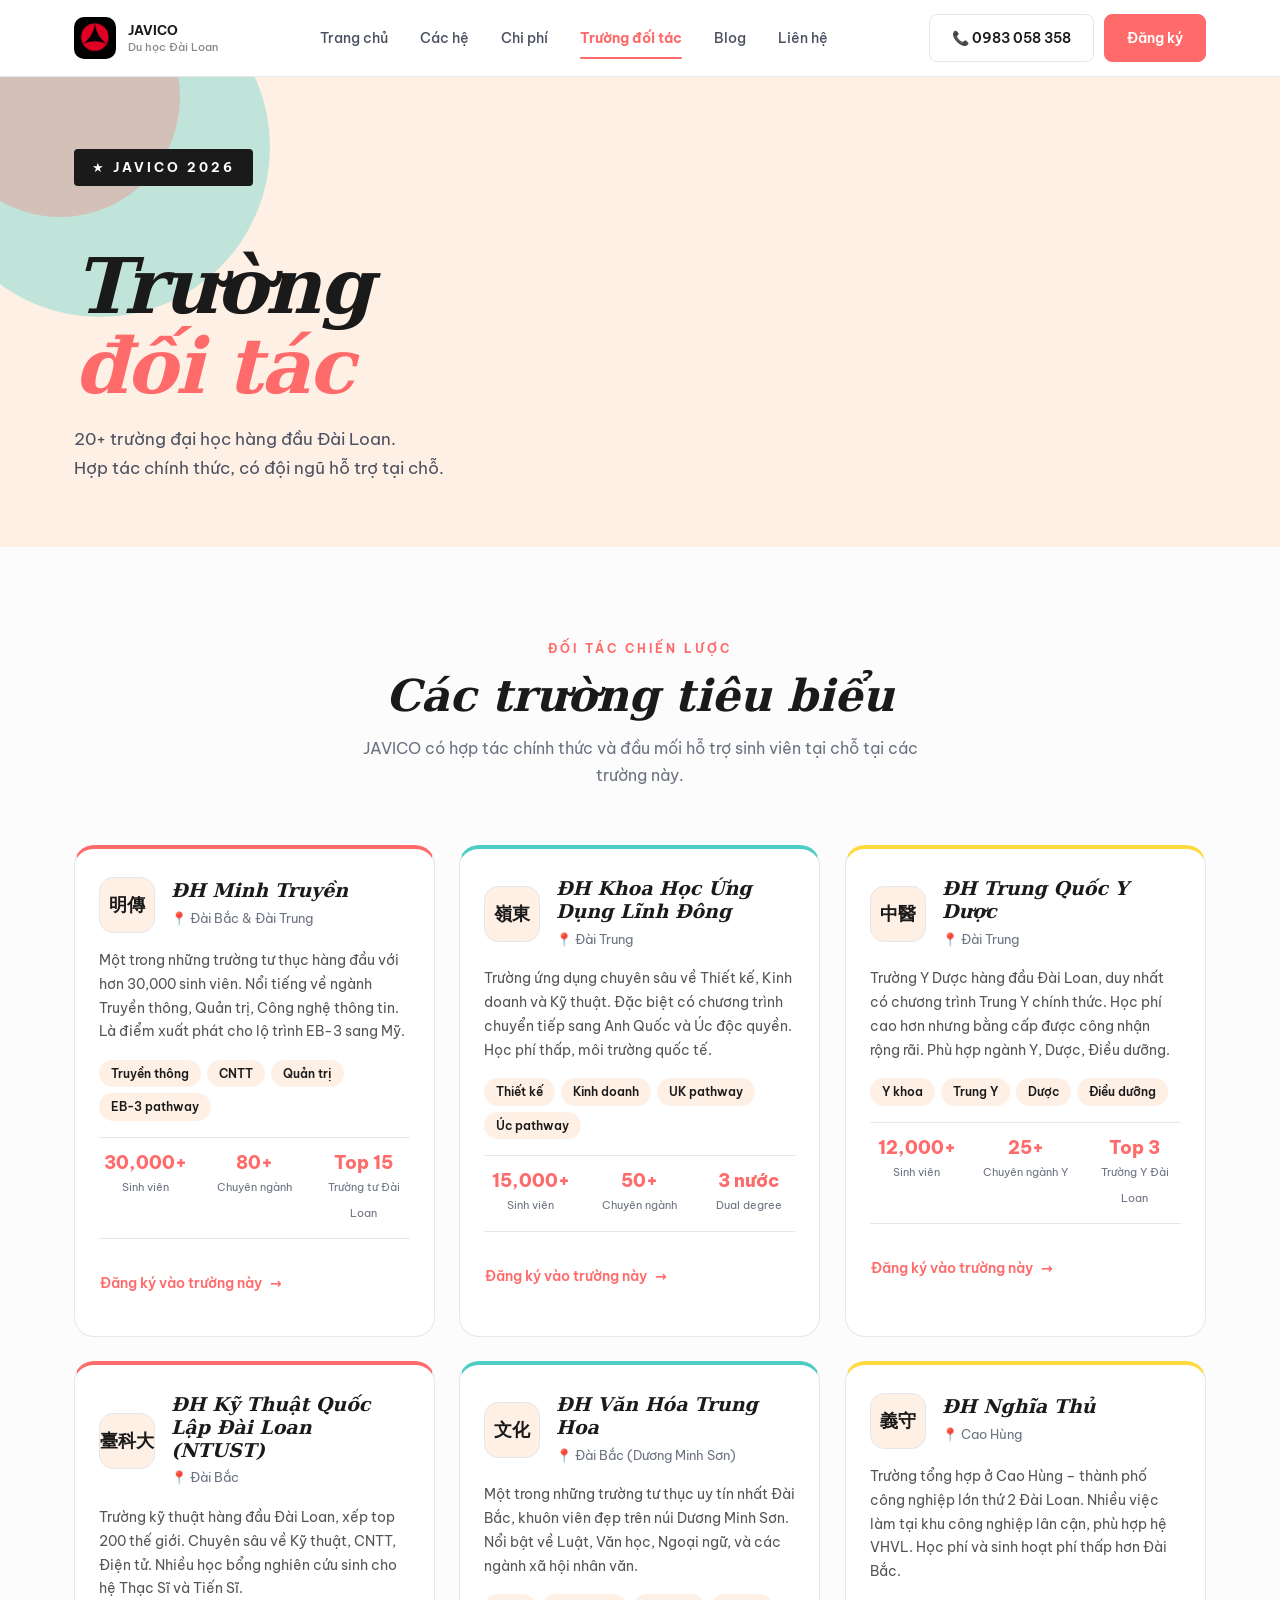
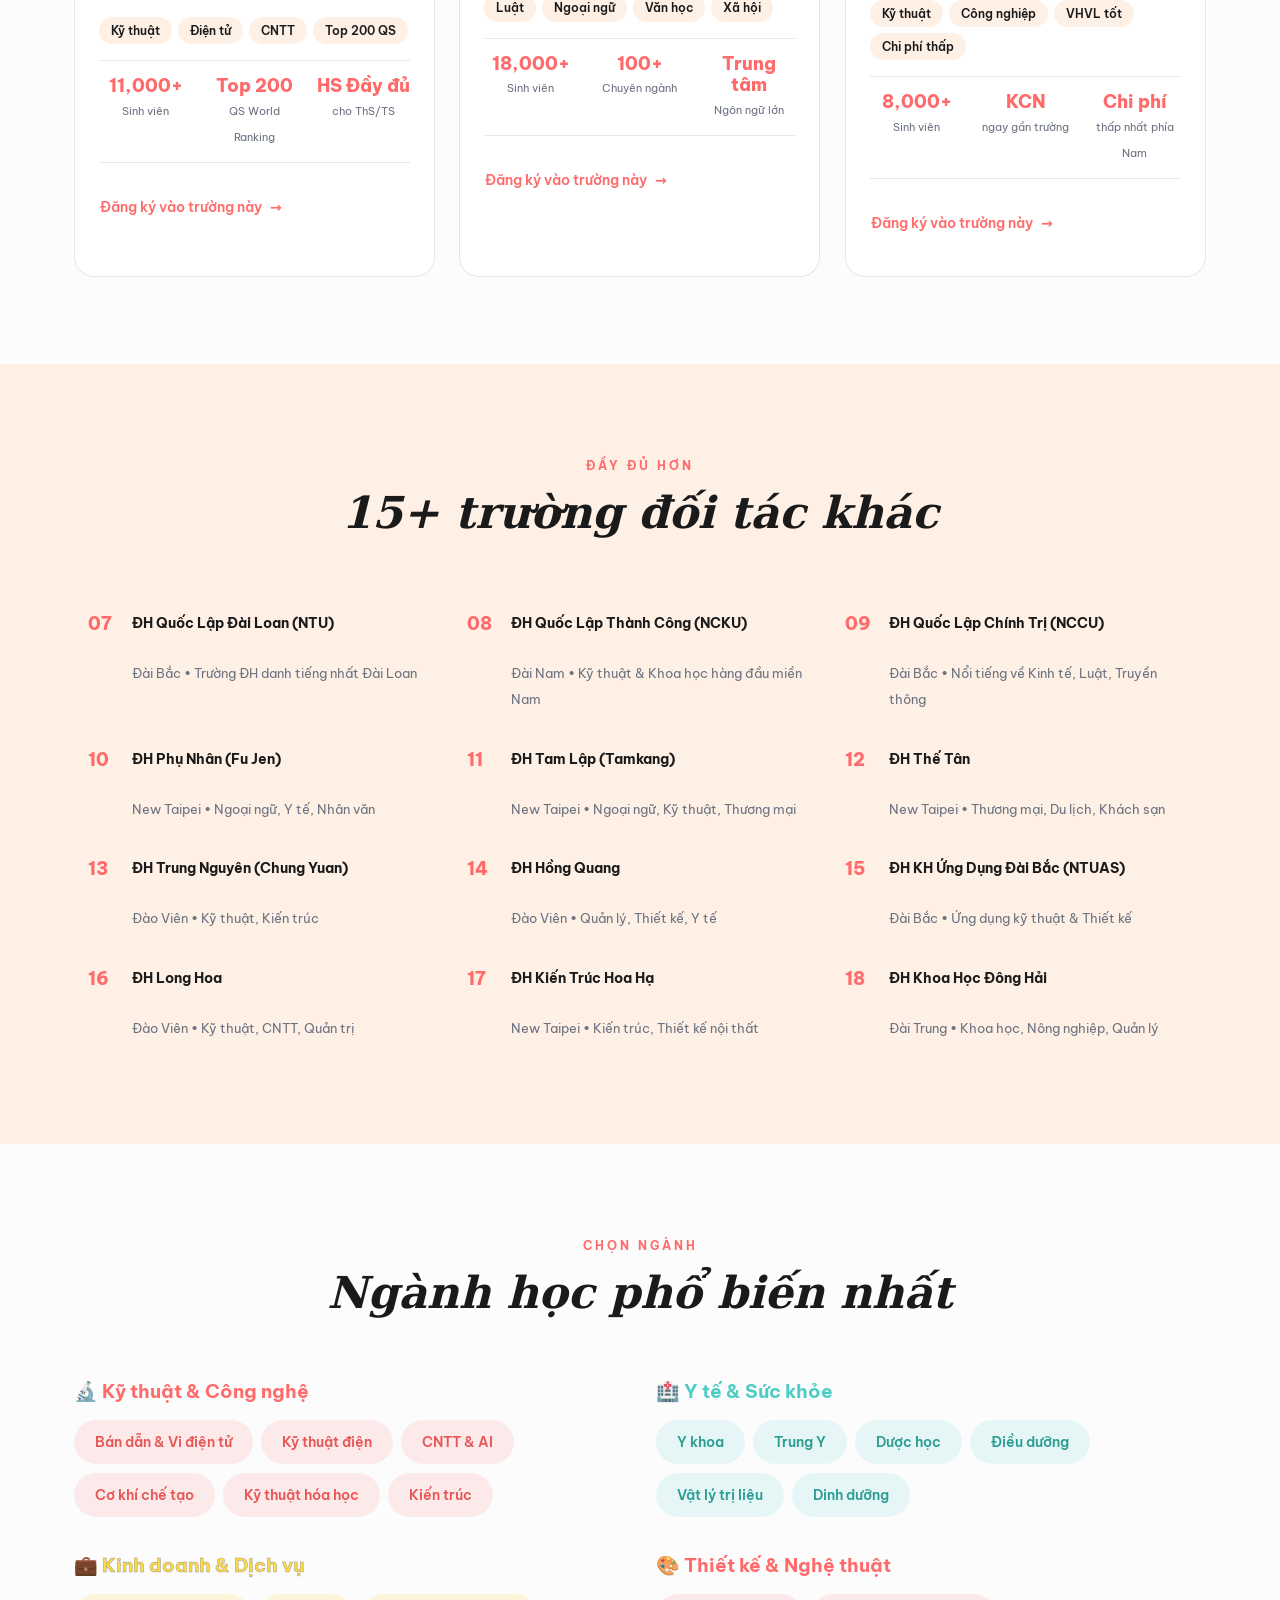
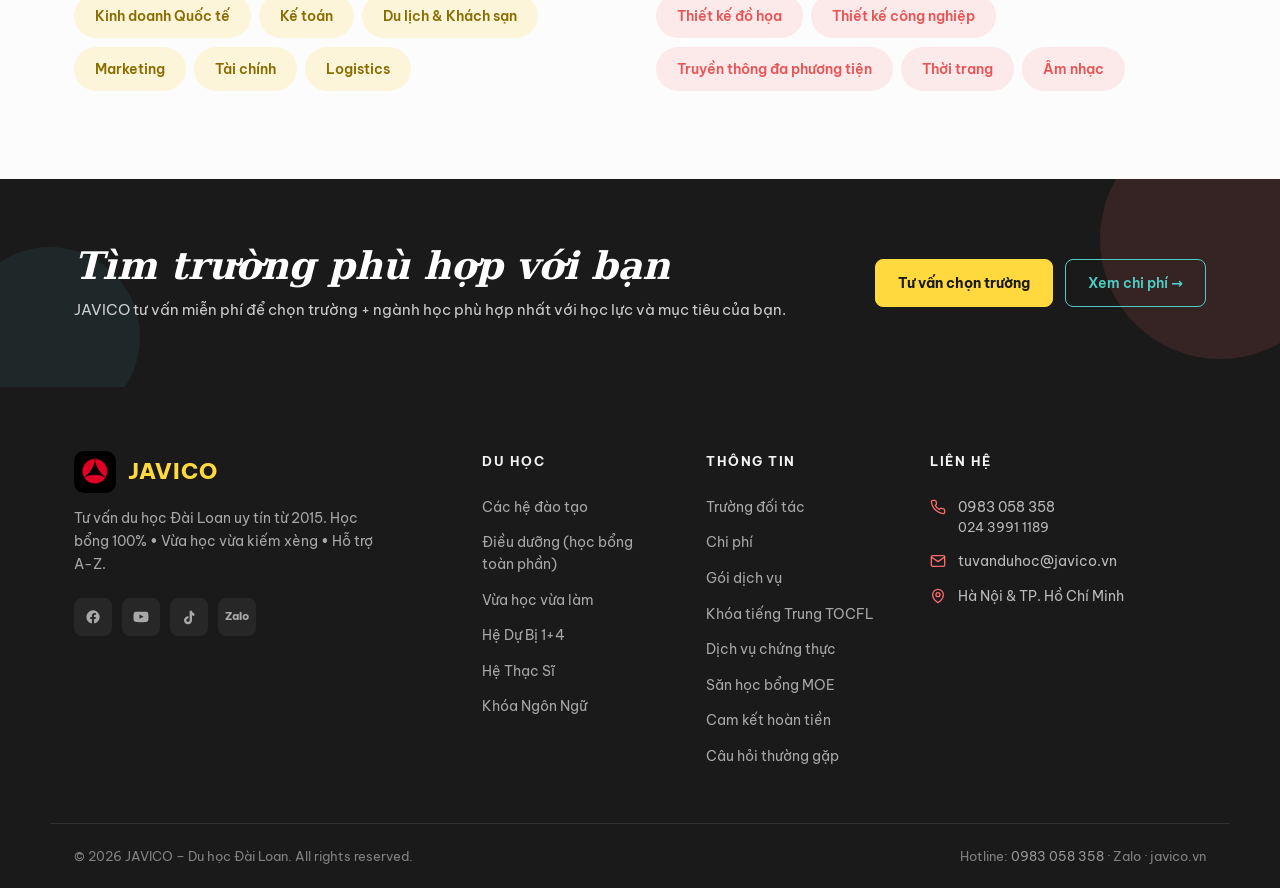
<file: truong-doi-tac.html>
<!DOCTYPE html>
<html lang="vi">
<head>
<meta charset="UTF-8">
<meta name="viewport" content="width=device-width, initial-scale=1.0">
<title>Trường Đối Tác Đài Loan – JAVICO</title>
<meta name="description" content="20+ trường đại học đối tác tại Đài Loan: Minh Truyền, Lĩnh Đông, NTUST, ĐH Trung Quốc Y Dược... Tìm hiểu chương trình phù hợp.">
<link rel="preconnect" href="https://fonts.googleapis.com">
<link rel="preconnect" href="https://fonts.gstatic.com" crossorigin>
<link href="https://fonts.googleapis.com/css2?family=Be+Vietnam+Pro:ital,wght@0,400;0,500;0,600;0,700;0,800;1,700;1,800&display=swap" rel="stylesheet">
<link rel="stylesheet" href="css/style.css">
</head>
<body>

<header id="site-nav" class="nav"></header>

<!-- PAGE HERO -->
<section class="page-hero">
  <div class="deco-circle deco-mint" style="width:340px;height:340px;opacity:0.35;top:-100px;right:-80px;"></div>
  <div class="deco-circle deco-coral" style="width:240px;height:240px;opacity:0.3;bottom:-60px;left:-60px;"></div>
  <div class="container page-hero-inner">
    <div class="badge-top">★ JAVICO 2026</div>
    <h1 class="page-hero-title">Trường<br><em>đối tác</em></h1>
    <p class="page-hero-sub">20+ trường đại học hàng đầu Đài Loan.<br>Hợp tác chính thức, có đội ngũ hỗ trợ tại chỗ.</p>
  </div>
</section>

<!-- ============================================================
     TRƯỜNG NỔI BẬT
============================================================ -->
<section class="section" id="truong-noi-bat">
  <div class="container">
    <div class="section-head">
      <div class="section-label">Đối tác chiến lược</div>
      <h2 class="section-title">Các trường tiêu biểu</h2>
      <p class="section-desc">JAVICO có hợp tác chính thức và đầu mối hỗ trợ sinh viên tại chỗ tại các trường này.</p>
    </div>

    <div class="school-grid">

      <div class="school-card school-coral" id="minh-truyen">
        <div class="school-card-head">
          <div class="school-logo-placeholder">明傳</div>
          <div>
            <h3>ĐH Minh Truyền</h3>
            <span class="school-location">📍 Đài Bắc & Đài Trung</span>
          </div>
        </div>
        <p>Một trong những trường tư thục hàng đầu với hơn 30,000 sinh viên. Nổi tiếng về ngành Truyền thông, Quản trị, Công nghệ thông tin. Là điểm xuất phát cho lộ trình EB-3 sang Mỹ.</p>
        <div class="school-tags">
          <span class="school-tag-pill">Truyền thông</span>
          <span class="school-tag-pill">CNTT</span>
          <span class="school-tag-pill">Quản trị</span>
          <span class="school-tag-pill">EB-3 pathway</span>
        </div>
        <div class="school-facts">
          <div class="school-fact"><strong>30,000+</strong><span>Sinh viên</span></div>
          <div class="school-fact"><strong>80+</strong><span>Chuyên ngành</span></div>
          <div class="school-fact"><strong>Top 15</strong><span>Trường tư Đài Loan</span></div>
        </div>
        <a href="dang-ky.html?truong=minh-truyen" class="btn btn-ghost">Đăng ký vào trường này</a>
      </div>

      <div class="school-card school-mint" id="linh-dong">
        <div class="school-card-head">
          <div class="school-logo-placeholder">嶺東</div>
          <div>
            <h3>ĐH Khoa Học Ứng Dụng Lĩnh Đông</h3>
            <span class="school-location">📍 Đài Trung</span>
          </div>
        </div>
        <p>Trường ứng dụng chuyên sâu về Thiết kế, Kinh doanh và Kỹ thuật. Đặc biệt có chương trình chuyển tiếp sang Anh Quốc và Úc độc quyền. Học phí thấp, môi trường quốc tế.</p>
        <div class="school-tags">
          <span class="school-tag-pill">Thiết kế</span>
          <span class="school-tag-pill">Kinh doanh</span>
          <span class="school-tag-pill">UK pathway</span>
          <span class="school-tag-pill">Úc pathway</span>
        </div>
        <div class="school-facts">
          <div class="school-fact"><strong>15,000+</strong><span>Sinh viên</span></div>
          <div class="school-fact"><strong>50+</strong><span>Chuyên ngành</span></div>
          <div class="school-fact"><strong>3 nước</strong><span>Dual degree</span></div>
        </div>
        <a href="dang-ky.html?truong=linh-dong" class="btn btn-ghost">Đăng ký vào trường này</a>
      </div>

      <div class="school-card school-yellow" id="trung-y">
        <div class="school-card-head">
          <div class="school-logo-placeholder">中醫</div>
          <div>
            <h3>ĐH Trung Quốc Y Dược</h3>
            <span class="school-location">📍 Đài Trung</span>
          </div>
        </div>
        <p>Trường Y Dược hàng đầu Đài Loan, duy nhất có chương trình Trung Y chính thức. Học phí cao hơn nhưng bằng cấp được công nhận rộng rãi. Phù hợp ngành Y, Dược, Điều dưỡng.</p>
        <div class="school-tags">
          <span class="school-tag-pill">Y khoa</span>
          <span class="school-tag-pill">Trung Y</span>
          <span class="school-tag-pill">Dược</span>
          <span class="school-tag-pill">Điều dưỡng</span>
        </div>
        <div class="school-facts">
          <div class="school-fact"><strong>12,000+</strong><span>Sinh viên</span></div>
          <div class="school-fact"><strong>25+</strong><span>Chuyên ngành Y</span></div>
          <div class="school-fact"><strong>Top 3</strong><span>Trường Y Đài Loan</span></div>
        </div>
        <a href="dang-ky.html?truong=trung-y" class="btn btn-ghost">Đăng ký vào trường này</a>
      </div>

      <div class="school-card school-coral" id="ntust">
        <div class="school-card-head">
          <div class="school-logo-placeholder">臺科大</div>
          <div>
            <h3>ĐH Kỹ Thuật Quốc Lập Đài Loan (NTUST)</h3>
            <span class="school-location">📍 Đài Bắc</span>
          </div>
        </div>
        <p>Trường kỹ thuật hàng đầu Đài Loan, xếp top 200 thế giới. Chuyên sâu về Kỹ thuật, CNTT, Điện tử. Nhiều học bổng nghiên cứu sinh cho hệ Thạc Sĩ và Tiến Sĩ.</p>
        <div class="school-tags">
          <span class="school-tag-pill">Kỹ thuật</span>
          <span class="school-tag-pill">Điện tử</span>
          <span class="school-tag-pill">CNTT</span>
          <span class="school-tag-pill">Top 200 QS</span>
        </div>
        <div class="school-facts">
          <div class="school-fact"><strong>11,000+</strong><span>Sinh viên</span></div>
          <div class="school-fact"><strong>Top 200</strong><span>QS World Ranking</span></div>
          <div class="school-fact"><strong>HS Đầy đủ</strong><span>cho ThS/TS</span></div>
        </div>
        <a href="dang-ky.html?truong=ntust" class="btn btn-ghost">Đăng ký vào trường này</a>
      </div>

      <div class="school-card school-mint" id="van-hoa">
        <div class="school-card-head">
          <div class="school-logo-placeholder">文化</div>
          <div>
            <h3>ĐH Văn Hóa Trung Hoa</h3>
            <span class="school-location">📍 Đài Bắc (Dương Minh Sơn)</span>
          </div>
        </div>
        <p>Một trong những trường tư thục uy tín nhất Đài Bắc, khuôn viên đẹp trên núi Dương Minh Sơn. Nổi bật về Luật, Văn học, Ngoại ngữ, và các ngành xã hội nhân văn.</p>
        <div class="school-tags">
          <span class="school-tag-pill">Luật</span>
          <span class="school-tag-pill">Ngoại ngữ</span>
          <span class="school-tag-pill">Văn học</span>
          <span class="school-tag-pill">Xã hội</span>
        </div>
        <div class="school-facts">
          <div class="school-fact"><strong>18,000+</strong><span>Sinh viên</span></div>
          <div class="school-fact"><strong>100+</strong><span>Chuyên ngành</span></div>
          <div class="school-fact"><strong>Trung tâm</strong><span>Ngôn ngữ lớn</span></div>
        </div>
        <a href="dang-ky.html?truong=van-hoa" class="btn btn-ghost">Đăng ký vào trường này</a>
      </div>

      <div class="school-card school-yellow" id="nghia-thu">
        <div class="school-card-head">
          <div class="school-logo-placeholder">義守</div>
          <div>
            <h3>ĐH Nghĩa Thủ</h3>
            <span class="school-location">📍 Cao Hùng</span>
          </div>
        </div>
        <p>Trường tổng hợp ở Cao Hùng – thành phố công nghiệp lớn thứ 2 Đài Loan. Nhiều việc làm tại khu công nghiệp lân cận, phù hợp hệ VHVL. Học phí và sinh hoạt phí thấp hơn Đài Bắc.</p>
        <div class="school-tags">
          <span class="school-tag-pill">Kỹ thuật</span>
          <span class="school-tag-pill">Công nghiệp</span>
          <span class="school-tag-pill">VHVL tốt</span>
          <span class="school-tag-pill">Chi phí thấp</span>
        </div>
        <div class="school-facts">
          <div class="school-fact"><strong>8,000+</strong><span>Sinh viên</span></div>
          <div class="school-fact"><strong>KCN</strong><span>ngay gần trường</span></div>
          <div class="school-fact"><strong>Chi phí</strong><span>thấp nhất phía Nam</span></div>
        </div>
        <a href="dang-ky.html?truong=nghia-thu" class="btn btn-ghost">Đăng ký vào trường này</a>
      </div>

    </div>
  </div>
</section>

<!-- ============================================================
     DANH SÁCH THÊM
============================================================ -->
<section class="section section-cream-alt">
  <div class="container">
    <div class="section-head">
      <div class="section-label">Đầy đủ hơn</div>
      <h2 class="section-title">15+ trường đối tác khác</h2>
    </div>
    <div class="school-list-grid">
      <div class="school-list-item"><span class="sli-num">07</span><div><strong>ĐH Quốc Lập Đài Loan (NTU)</strong><br><small>Đài Bắc • Trường ĐH danh tiếng nhất Đài Loan</small></div></div>
      <div class="school-list-item"><span class="sli-num">08</span><div><strong>ĐH Quốc Lập Thành Công (NCKU)</strong><br><small>Đài Nam • Kỹ thuật & Khoa học hàng đầu miền Nam</small></div></div>
      <div class="school-list-item"><span class="sli-num">09</span><div><strong>ĐH Quốc Lập Chính Trị (NCCU)</strong><br><small>Đài Bắc • Nổi tiếng về Kinh tế, Luật, Truyền thông</small></div></div>
      <div class="school-list-item"><span class="sli-num">10</span><div><strong>ĐH Phụ Nhân (Fu Jen)</strong><br><small>New Taipei • Ngoại ngữ, Y tế, Nhân văn</small></div></div>
      <div class="school-list-item"><span class="sli-num">11</span><div><strong>ĐH Tam Lập (Tamkang)</strong><br><small>New Taipei • Ngoại ngữ, Kỹ thuật, Thương mại</small></div></div>
      <div class="school-list-item"><span class="sli-num">12</span><div><strong>ĐH Thế Tân</strong><br><small>New Taipei • Thương mại, Du lịch, Khách sạn</small></div></div>
      <div class="school-list-item"><span class="sli-num">13</span><div><strong>ĐH Trung Nguyên (Chung Yuan)</strong><br><small>Đào Viên • Kỹ thuật, Kiến trúc</small></div></div>
      <div class="school-list-item"><span class="sli-num">14</span><div><strong>ĐH Hồng Quang</strong><br><small>Đào Viên • Quản lý, Thiết kế, Y tế</small></div></div>
      <div class="school-list-item"><span class="sli-num">15</span><div><strong>ĐH KH Ứng Dụng Đài Bắc (NTUAS)</strong><br><small>Đài Bắc • Ứng dụng kỹ thuật & Thiết kế</small></div></div>
      <div class="school-list-item"><span class="sli-num">16</span><div><strong>ĐH Long Hoa</strong><br><small>Đào Viên • Kỹ thuật, CNTT, Quản trị</small></div></div>
      <div class="school-list-item"><span class="sli-num">17</span><div><strong>ĐH Kiến Trúc Hoa Hạ</strong><br><small>New Taipei • Kiến trúc, Thiết kế nội thất</small></div></div>
      <div class="school-list-item"><span class="sli-num">18</span><div><strong>ĐH Khoa Học Đông Hải</strong><br><small>Đài Trung • Khoa học, Nông nghiệp, Quản lý</small></div></div>
    </div>
  </div>
</section>

<!-- ============================================================
     NGÀNH HỌC PHỔ BIẾN
============================================================ -->
<section class="section" id="nganh-hoc">
  <div class="container">
    <div class="section-head">
      <div class="section-label">Chọn ngành</div>
      <h2 class="section-title">Ngành học phổ biến nhất</h2>
    </div>

    <div class="major-categories">
      <div class="major-cat">
        <h3 style="color:var(--coral);">🔬 Kỹ thuật & Công nghệ</h3>
        <div class="major-pills">
          <span class="major-pill pill-coral">Bán dẫn & Vi điện tử</span>
          <span class="major-pill pill-coral">Kỹ thuật điện</span>
          <span class="major-pill pill-coral">CNTT & AI</span>
          <span class="major-pill pill-coral">Cơ khí chế tạo</span>
          <span class="major-pill pill-coral">Kỹ thuật hóa học</span>
          <span class="major-pill pill-coral">Kiến trúc</span>
        </div>
      </div>
      <div class="major-cat">
        <h3 style="color:var(--mint);">🏥 Y tế & Sức khỏe</h3>
        <div class="major-pills">
          <span class="major-pill pill-mint">Y khoa</span>
          <span class="major-pill pill-mint">Trung Y</span>
          <span class="major-pill pill-mint">Dược học</span>
          <span class="major-pill pill-mint">Điều dưỡng</span>
          <span class="major-pill pill-mint">Vật lý trị liệu</span>
          <span class="major-pill pill-mint">Dinh dưỡng</span>
        </div>
      </div>
      <div class="major-cat">
        <h3 style="color:var(--yellow); -webkit-text-stroke:0.5px #999;">💼 Kinh doanh & Dịch vụ</h3>
        <div class="major-pills">
          <span class="major-pill pill-yellow">Kinh doanh Quốc tế</span>
          <span class="major-pill pill-yellow">Kế toán</span>
          <span class="major-pill pill-yellow">Du lịch & Khách sạn</span>
          <span class="major-pill pill-yellow">Marketing</span>
          <span class="major-pill pill-yellow">Tài chính</span>
          <span class="major-pill pill-yellow">Logistics</span>
        </div>
      </div>
      <div class="major-cat">
        <h3 style="color:var(--coral);">🎨 Thiết kế & Nghệ thuật</h3>
        <div class="major-pills">
          <span class="major-pill pill-coral">Thiết kế đồ họa</span>
          <span class="major-pill pill-coral">Thiết kế công nghiệp</span>
          <span class="major-pill pill-coral">Truyền thông đa phương tiện</span>
          <span class="major-pill pill-coral">Thời trang</span>
          <span class="major-pill pill-coral">Âm nhạc</span>
        </div>
      </div>
    </div>
  </div>
</section>

<!-- CTA -->
<section class="cta-bar">
  <div class="container">
    <div class="cta-bar-inner">
      <div class="cta-bar-text">
        <h2>Tìm trường phù hợp với bạn</h2>
        <p>JAVICO tư vấn miễn phí để chọn trường + ngành học phù hợp nhất với học lực và mục tiêu của bạn.</p>
      </div>
      <div class="cta-bar-actions">
        <a href="dang-ky.html" class="btn btn-yellow">Tư vấn chọn trường</a>
        <a href="chi-phi.html" class="btn btn-outline-mint">Xem chi phí →</a>
      </div>
    </div>
  </div>
</section>

<footer id="site-footer" class="footer"></footer>
<a href="dang-ky.html" class="fab" id="fab-register" title="Đăng ký tư vấn">
  <svg width="22" height="22" viewBox="0 0 24 24" fill="none" stroke="currentColor" stroke-width="2.5"><path d="M20 21v-2a4 4 0 0 0-4-4H8a4 4 0 0 0-4 4v2"/><circle cx="12" cy="7" r="4"/></svg>
  <span>Đăng ký</span>
</a>
<script src="js/main.js"></script>
</body>
</html>
</file>
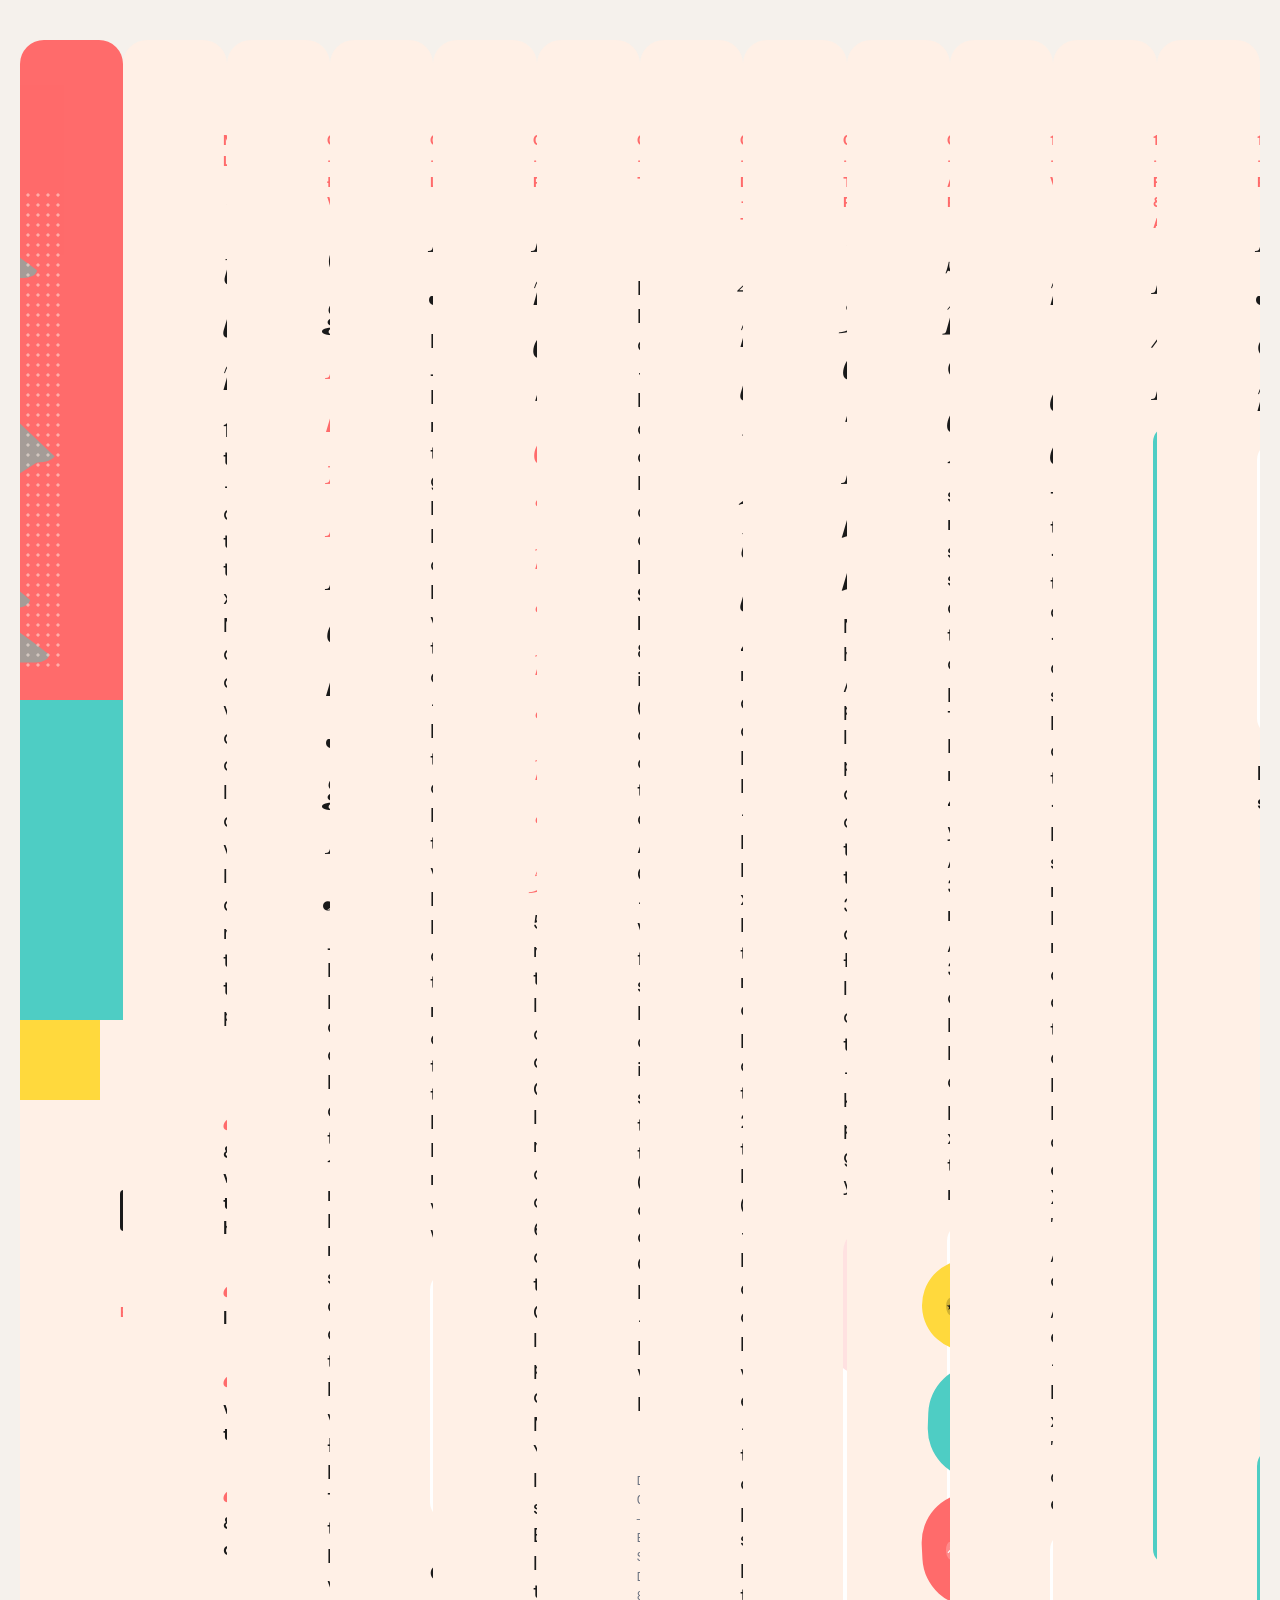
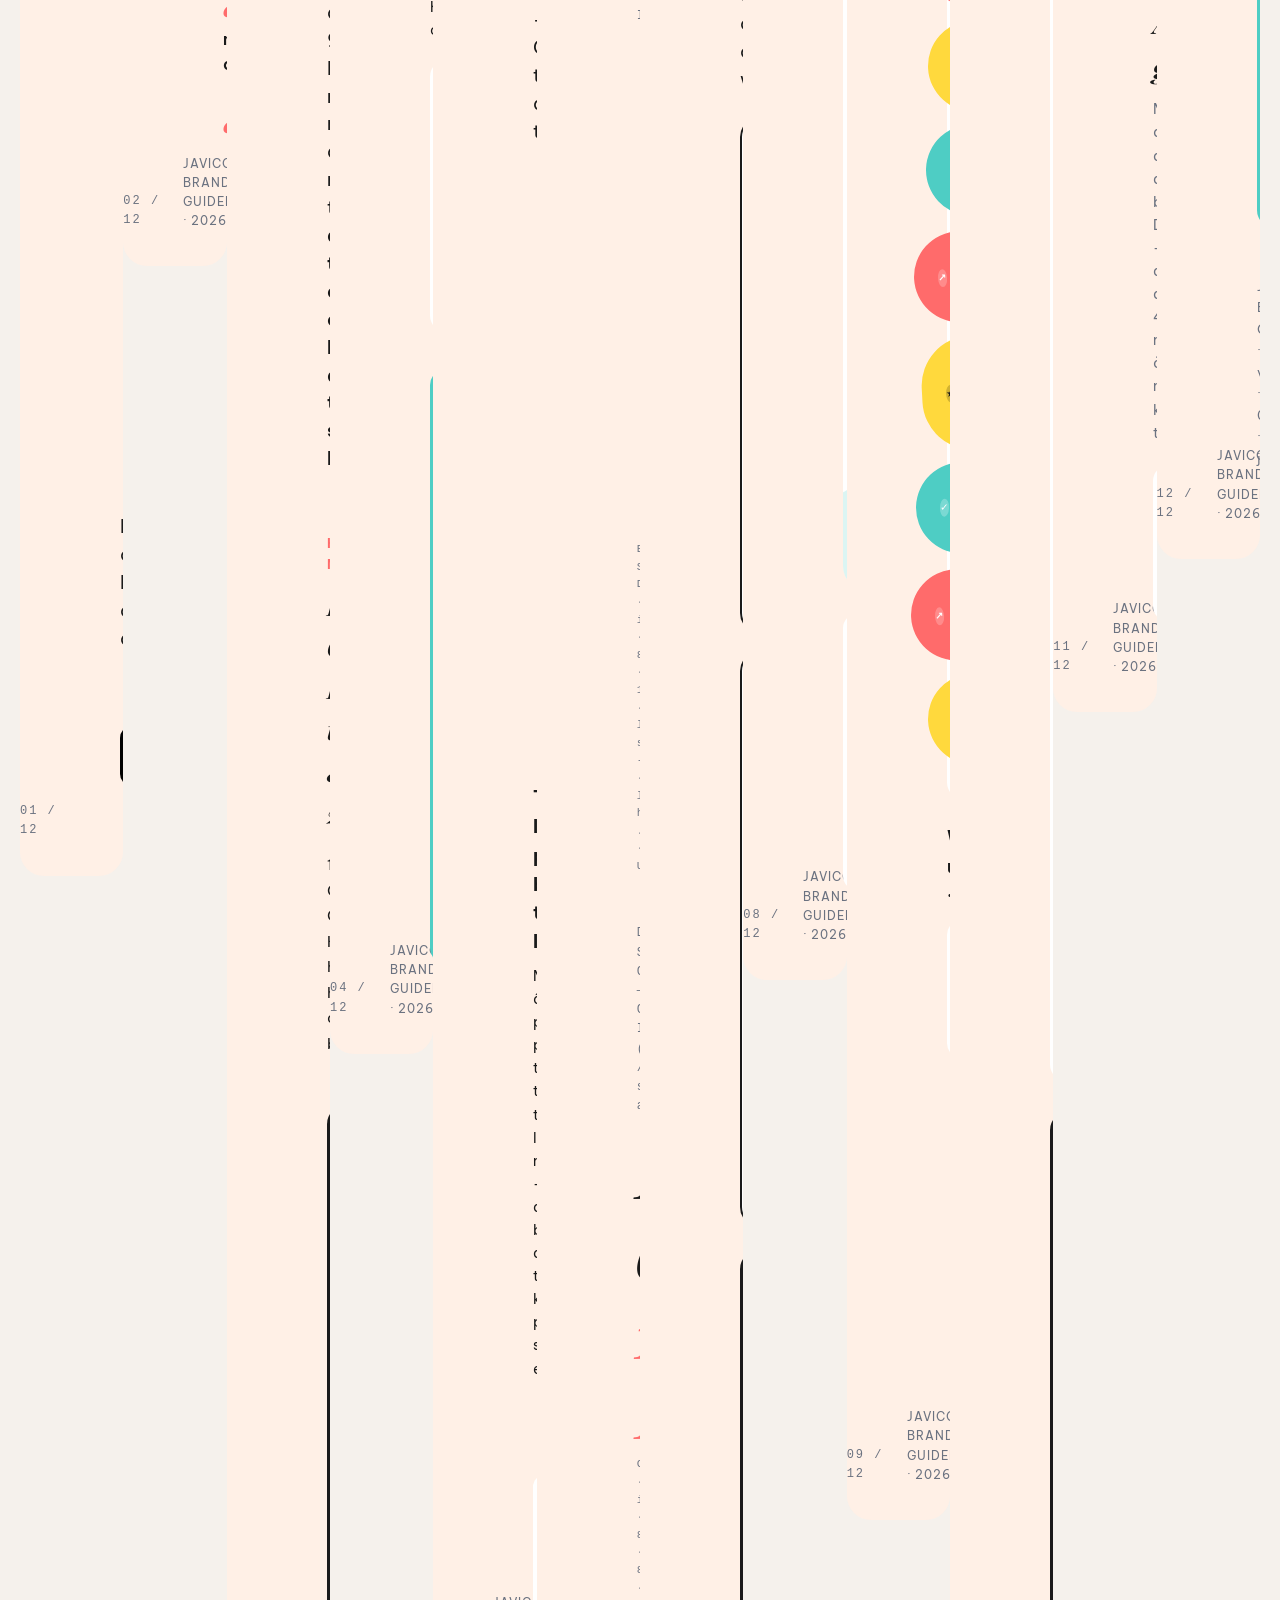
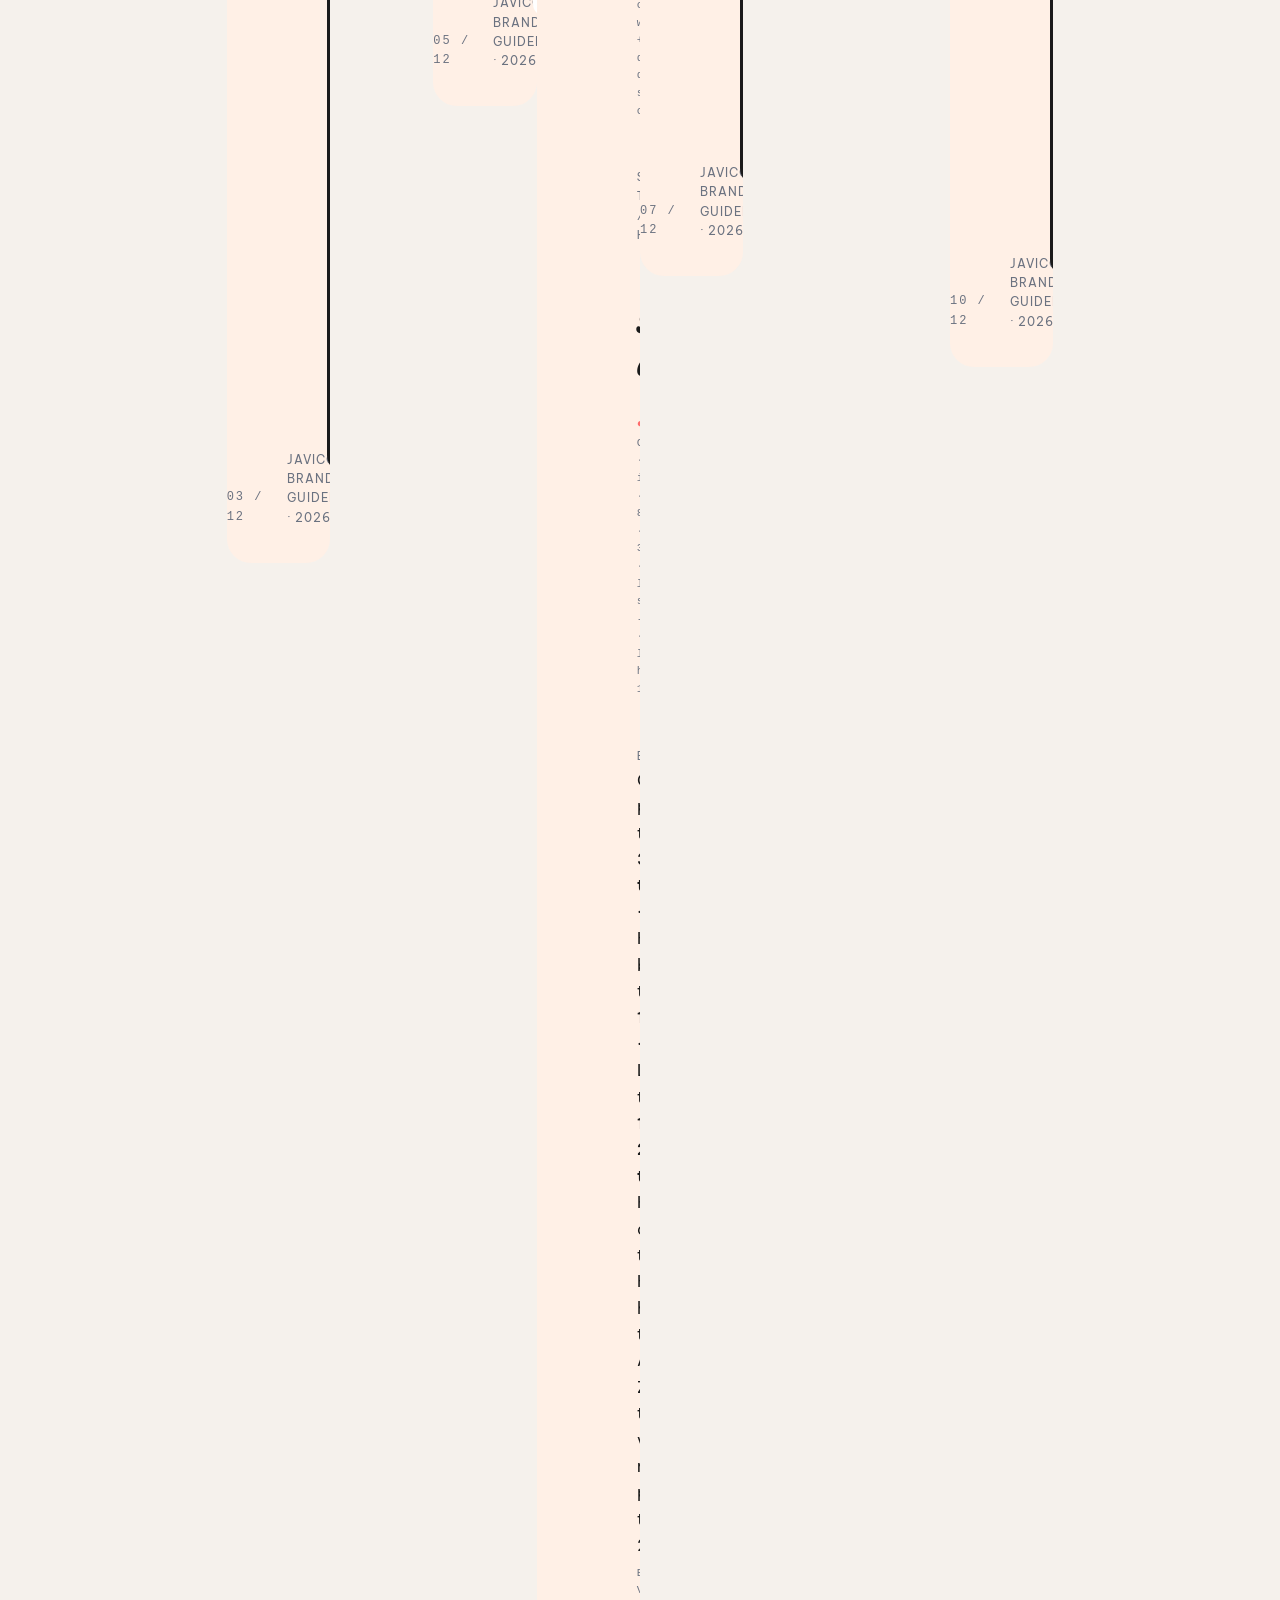
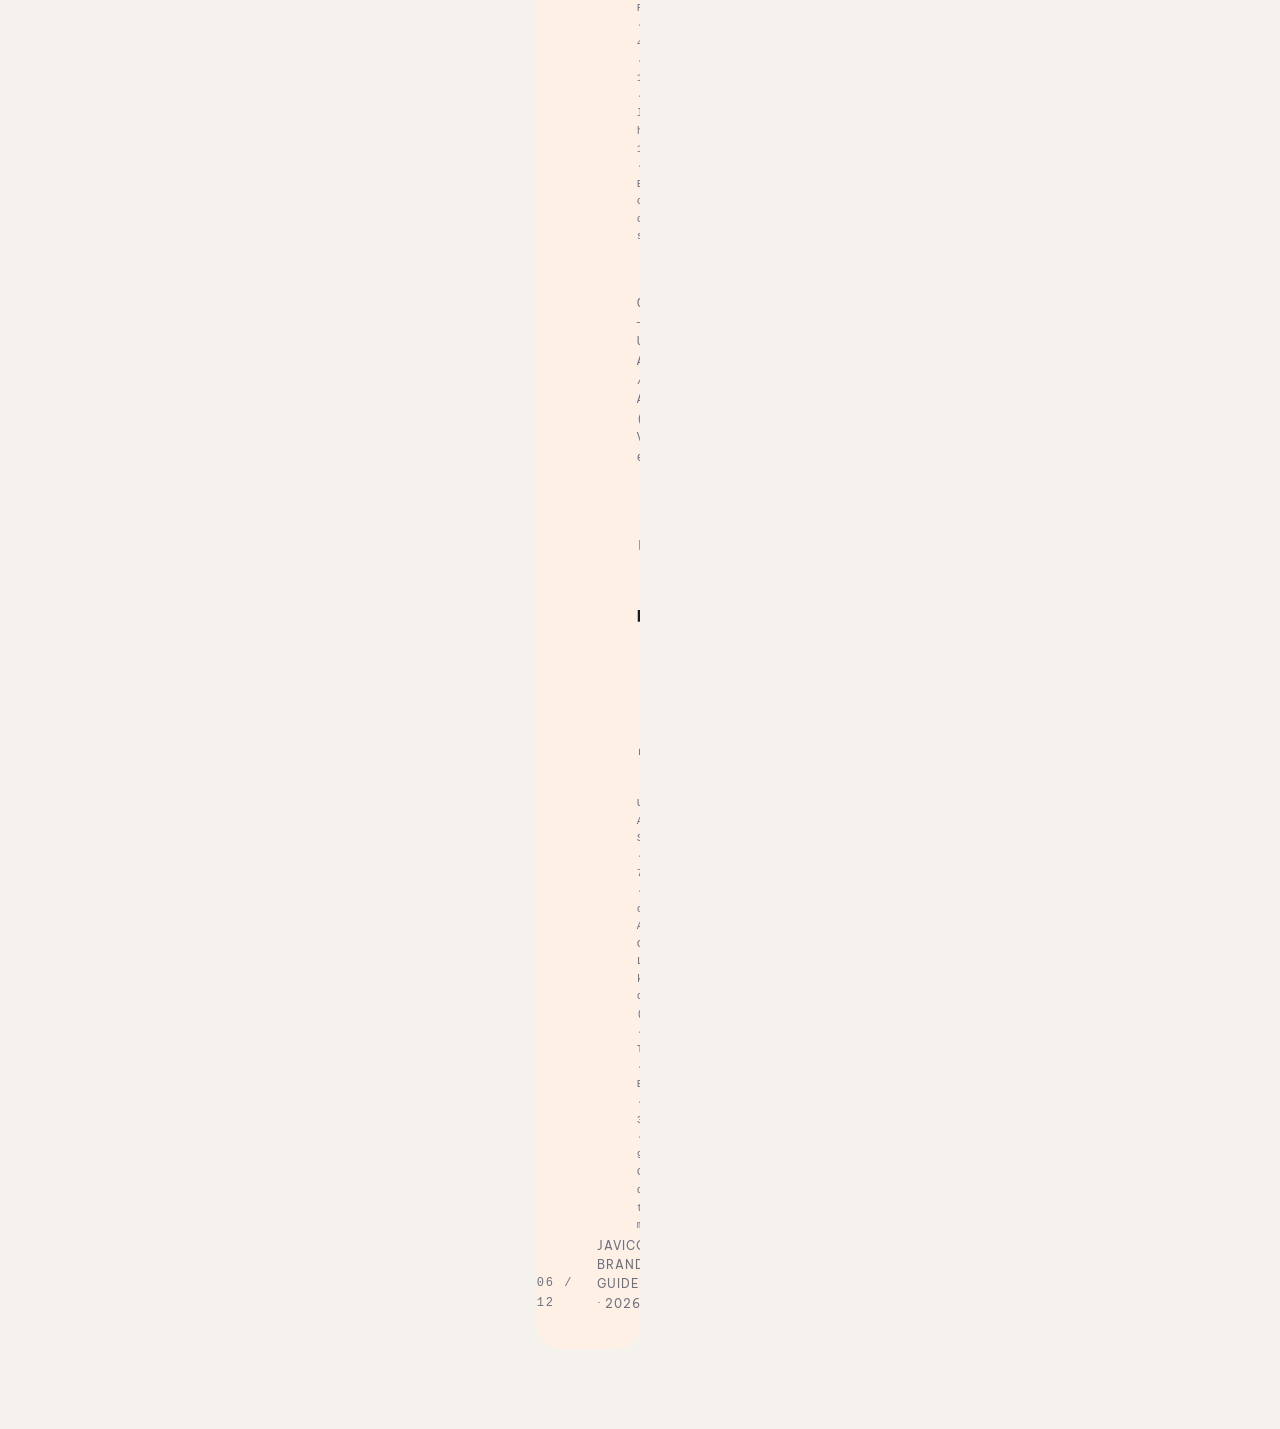
<file: templates/brand-guideline.html>
<!DOCTYPE html>
<html lang="vi">
<head>
<meta charset="UTF-8">
<title>JAVICO — Brand Guidelines</title>
<link rel="stylesheet" href="_lib.css">
<style>
  body { background: #f5f1ec; font-family: var(--fs); color: var(--ink); -webkit-font-smoothing: antialiased; padding: 40px 20px; line-height: 1.6; }
  .page {
    width: 1100px; max-width: 100%;
    margin: 0 auto 40px;
    background: var(--cream);
    border-radius: 24px;
    overflow: hidden;
    position: relative;
    min-height: 1556px;
  }
  .page-pad { padding: 90px 100px; position: relative; z-index: 2; }
  .page-num { position: absolute; bottom: 36px; right: 60px; font-family: ui-monospace, monospace; font-size: 12px; color: var(--muted); letter-spacing: 2px; }
  .page-foot { position: absolute; bottom: 36px; left: 60px; font-size: 12px; color: var(--muted); letter-spacing: 1px; }

  /* Eyebrow */
  .eye { font-weight: 700; font-size: 13px; letter-spacing: 4px; text-transform: uppercase; color: var(--coral); margin-bottom: 14px; }
  /* Display title */
  h1.cover {
    font-family: var(--fcond); font-style: italic; font-weight: 800;
    font-size: 200px; line-height: .9; letter-spacing: -6px;
    color: var(--ink); margin: 0; text-transform: uppercase;
  }
  h1.cover em { color: var(--coral); font-style: italic; }
  h2.sec {
    font-family: var(--fd); font-style: italic; font-weight: 800;
    font-size: 48px; line-height: 1.1; letter-spacing: -1.5px;
    color: var(--ink); margin: 0 0 16px;
  }
  h2.sec em { color: var(--coral); font-style: italic; }
  h3 { font-family: var(--fs); font-weight: 700; font-size: 18px; margin: 0 0 8px; }
  p { font-family: var(--fs); font-size: 15px; line-height: 1.65; color: var(--ink); }
  .lead { font-size: 18px; line-height: 1.55; color: var(--ink); max-width: 720px; }
  .muted { color: var(--muted); }
  .mono { font-family: ui-monospace, SFMono-Regular, Menlo, monospace; }
  .tk { font-family: ui-monospace, monospace; font-size: 12px; color: var(--muted); }

  /* Cover deco */
  .cv-deco-coral { width: 660px; height: 660px; top: -200px; right: -180px; background: var(--coral); }
  .cv-deco-mint  { width: 320px; height: 320px; bottom: -120px; left: -80px; background: var(--mint); }
  .cv-deco-y     { width: 80px; height: 80px; top: 280px; right: 280px; background: var(--yellow); }
  /* Halftone patch on cover */
  .cv-halftone { position: absolute; top: 90px; left: 380px; width: 240px; height: 120px; color: var(--coral); opacity: .5; background-image: radial-gradient(circle at center, currentColor 1.3px, transparent 1.6px); background-size: 12px 12px; -webkit-mask-image: radial-gradient(ellipse at center, #000 35%, transparent 75%); mask-image: radial-gradient(ellipse at center, #000 35%, transparent 75%); z-index: 1; }
  /* Cover stamp char */
  .cv-stamp { position: absolute; top: 150px; right: 60px; font-family: 'Songti SC', 'Noto Serif TC', serif; font-weight: 900; color: var(--mint); font-size: 480px; line-height: 1; z-index: 1; opacity: .5; user-select: none; }
  .cv-stamp-overlay { position: absolute; top: 150px; right: 60px; width: 480px; height: 480px; z-index: 2; background-image: radial-gradient(circle at center, var(--cream) 1.4px, transparent 1.8px); background-size: 10px 10px; opacity: .5; pointer-events: none; }

  .badge-tl {
    background: var(--black); color: #fff;
    padding: 10px 22px;
    font-weight: 700; letter-spacing: 3px; font-size: 13px;
    text-transform: uppercase; border-radius: 4px;
    display: inline-block;
  }
  .badge-tl::before { content: '✱'; color: var(--coral); margin-right: 8px; }
  .vsn { font-family: ui-monospace, monospace; font-size: 12px; color: var(--muted); letter-spacing: 2px; }

  /* Cover grid */
  .cover-grid { display: grid; grid-template-rows: auto 1fr auto; height: 1376px; }
  .cv-bottom { display: flex; justify-content: space-between; align-items: flex-end; }
  .cv-logo { display: flex; align-items: center; gap: 14px; }
  .cv-logo img { width: 60px; height: 60px; background: #000; border-radius: 12px; padding: 6px; display: block; }
  .cv-logo .wm { font-weight: 800; letter-spacing: 1.5px; line-height: 1.1; font-size: 18px; }
  .cv-logo .wm small { display: block; font-weight: 500; color: var(--muted); font-size: 11px; letter-spacing: 1.5px; margin-top: 3px; }

  /* TOC */
  .toc { columns: 2; column-gap: 60px; max-width: 800px; }
  .toc-item { break-inside: avoid; padding: 14px 0; border-bottom: 1px dashed #e5e0d8; display: flex; justify-content: space-between; align-items: baseline; }
  .toc-item:last-child { border-bottom: 0; }
  .toc-item .n { font-family: var(--fd); font-style: italic; font-weight: 800; font-size: 22px; color: var(--coral); margin-right: 16px; min-width: 30px; }
  .toc-item .t { font-weight: 600; font-size: 16px; flex: 1; }
  .toc-item .pg { font-family: ui-monospace, monospace; font-size: 13px; color: var(--muted); }

  /* Color cards */
  .color-grid { display: grid; grid-template-columns: 1.4fr 1fr 1fr 1fr 1fr; gap: 12px; margin-top: 30px; }
  .cc { border-radius: 18px; overflow: hidden; }
  .cc .swatch { height: 200px; display: flex; align-items: flex-end; padding: 16px; }
  .cc .swatch .pct { font-family: var(--fd); font-style: italic; font-weight: 800; font-size: 56px; line-height: 1; }
  .cc .meta { background: #fff; padding: 16px; }
  .cc .meta .nm { font-weight: 800; font-size: 16px; margin-bottom: 4px; }
  .cc .meta .hex, .cc .meta .rgb, .cc .meta .cmyk { font-family: ui-monospace, monospace; font-size: 11px; color: var(--muted); display: block; line-height: 1.6; }
  .cc.lt .swatch .pct { color: var(--ink); }
  .cc:not(.lt) .swatch .pct { color: #fff; }

  /* Type specimen */
  .typ-row { padding: 24px 0; border-bottom: 1px solid #e5e0d8; }
  .typ-row:last-child { border-bottom: 0; }
  .typ-name { font-family: ui-monospace, monospace; font-size: 12px; color: var(--muted); letter-spacing: 1px; }
  .typ-spec { font-family: ui-monospace, monospace; font-size: 11px; color: var(--muted); margin-top: 6px; }
  .typ-display { font-family: var(--fcond); font-style: italic; font-weight: 800; font-size: 110px; line-height: .9; letter-spacing: -3px; color: var(--ink); margin: 10px 0; text-transform: uppercase; }
  .typ-display em { color: var(--coral); }
  .typ-display-vi { font-family: var(--fd); font-style: italic; font-weight: 800; font-size: 80px; line-height: 1; letter-spacing: -2px; color: var(--ink); margin: 10px 0; }
  .typ-display-vi em { color: var(--coral); font-style: italic; }
  .typ-h2-sample { font-family: var(--fd); font-style: italic; font-weight: 800; font-size: 36px; line-height: 1.2; color: var(--ink); margin: 8px 0; }
  .typ-body-sample { font-family: var(--fs); font-size: 16px; line-height: 1.65; max-width: 720px; }
  .typ-utm { font-family: 'UTM Atlas Solid', Georgia, serif; font-weight: 700; font-size: 64px; letter-spacing: 3px; color: var(--ink); margin: 10px 0; }
  .typ-utm-deco { font-family: 'UTM Atlas', Georgia, serif; font-weight: 700; font-size: 64px; letter-spacing: 3px; color: var(--coral); margin: 10px 0; }

  /* DNA / motif */
  .motifs { display: grid; grid-template-columns: 1fr 1fr; gap: 24px; margin-top: 24px; }
  .motif-card {
    background: #fff; border-radius: 20px; padding: 28px;
    border: 2px solid var(--ink);
  }
  .motif-card .mn { font-weight: 800; font-size: 13px; letter-spacing: 2px; text-transform: uppercase; color: var(--coral); margin-bottom: 12px; }
  .motif-card h3 { font-family: var(--fd); font-style: italic; font-weight: 800; font-size: 28px; color: var(--ink); margin-bottom: 16px; line-height: 1.1; }
  .motif-card .demo { background: var(--cream); border-radius: 12px; padding: 28px; min-height: 140px; display: flex; align-items: center; justify-content: center; gap: 14px; flex-wrap: wrap; position: relative; overflow: hidden; }
  .motif-card .note { margin-top: 14px; font-size: 13px; color: var(--ink); line-height: 1.6; }
  .motif-card .note code { background: var(--cream); padding: 2px 6px; border-radius: 4px; font-size: 11px; }

  .demo-sticker { padding: 10px 22px; font-size: 13px; font-weight: 700; border-radius: 40px; font-family: var(--fs); }
  .ds-y { background: var(--yellow); color: var(--ink); transform: rotate(-3deg); }
  .ds-m { background: var(--mint); color: #fff; transform: rotate(2deg); }
  .ds-c { background: var(--coral); color: #fff; transform: rotate(-3deg); }

  .demo-title { font-family: var(--fd); font-style: italic; font-weight: 800; font-size: 40px; line-height: 1; letter-spacing: -2px; color: var(--ink); text-align: center; }
  .demo-title .l2 { color: var(--coral); display: block; }
  .demo-title svg { display: block; margin: -4px auto 0; }

  .demo-circles { position: relative; width: 100%; height: 140px; }
  .demo-circles .dc { position: absolute; border-radius: 50%; }
  .demo-circles .dc-coral { width: 100px; height: 100px; top: -10px; right: 10%; background: var(--coral); }
  .demo-circles .dc-mint { width: 70px; height: 70px; bottom: -10px; left: 10%; background: var(--mint); }
  .demo-circles .dc-y { width: 32px; height: 32px; top: 20%; left: 38%; background: var(--yellow); }
  .demo-circles .marker { position: absolute; top: 16px; right: 4%; font-family: ui-monospace, monospace; font-size: 9px; color: var(--ink); background: #fff; padding: 2px 6px; border-radius: 4px; }

  .demo-badge { background: var(--black); color: #fff; padding: 8px 16px; font-weight: 700; letter-spacing: 2.5px; font-size: 12px; text-transform: uppercase; border-radius: 4px; }

  /* Rules / dos & donts */
  .dosgrid { display: grid; grid-template-columns: 1fr 1fr; gap: 20px; margin-top: 20px; }
  .rcard { background: #fff; border-radius: 16px; padding: 22px 24px; border-left: 6px solid var(--mint); }
  .rcard.bad { border-left-color: var(--coral); }
  .rcard h4 { font-weight: 800; font-size: 13px; letter-spacing: 2px; text-transform: uppercase; margin-bottom: 12px; color: var(--mint-2); }
  .rcard.bad h4 { color: var(--coral); }
  .rcard ul { list-style: none; }
  .rcard ul li { font-size: 14px; padding: 6px 0 6px 22px; position: relative; line-height: 1.5; }
  .rcard ul li::before { content: '✓'; position: absolute; left: 0; color: var(--mint-2); font-weight: 800; }
  .rcard.bad ul li::before { content: '✕'; color: var(--coral); }

  /* Logo plate */
  .logo-grid { display: grid; grid-template-columns: 1fr 1fr 1fr; gap: 18px; margin-top: 24px; }
  .lg-card { background: #fff; border-radius: 18px; padding: 36px; text-align: center; }
  .lg-card.dark { background: var(--ink); }
  .lg-card.coral { background: var(--coral); }
  .lg-card .label { font-family: ui-monospace, monospace; font-size: 11px; color: var(--muted); letter-spacing: 2px; margin-top: 20px; text-transform: uppercase; }
  .lg-card.dark .label, .lg-card.coral .label { color: rgba(255,255,255,.6); }
  .lg-mark { width: 120px; height: 120px; margin: 0 auto; border-radius: 24px; display: grid; place-items: center; }
  .lg-mark img { width: 100%; height: 100%; object-fit: contain; }
  .lg-mark.k { background: var(--ink); padding: 14px; }
  .lg-mark.w { background: #fff; padding: 14px; }

  /* clearspace */
  .cs-wrap { background: #fff; border-radius: 18px; padding: 36px; margin-top: 16px; display: flex; align-items: center; justify-content: center; }
  .cs-box { position: relative; padding: 60px; border: 1px dashed var(--coral); }
  .cs-box::before { content: 'X'; position: absolute; top: -10px; left: -10px; background: var(--cream); padding: 0 6px; color: var(--coral); font-weight: 700; font-family: ui-monospace, monospace; font-size: 12px; }
  .cs-inner { width: 80px; height: 80px; background: var(--ink); border-radius: 14px; padding: 10px; }
  .cs-inner img { width: 100%; height: 100%; object-fit: contain; }

  /* sticker pack */
  .pack { display: flex; flex-wrap: wrap; gap: 14px; margin-top: 16px; background: #fff; padding: 36px; border-radius: 18px; min-height: 200px; align-items: center; justify-content: center; }
  .stk { padding: 12px 24px; border-radius: 50px; font-weight: 800; font-size: 14px; font-family: var(--fs); display: inline-flex; align-items: center; text-transform: uppercase; letter-spacing: 1px; }
  .stk.y { background: var(--yellow); color: var(--ink); transform: rotate(-3deg); }
  .stk.m { background: var(--mint); color: #fff; transform: rotate(2deg); }
  .stk.c { background: var(--coral); color: #fff; transform: rotate(-3deg); }

  /* voice / DO */
  .vox { background: #fff; border-radius: 18px; padding: 28px 32px; margin-top: 14px; display: grid; grid-template-columns: 1fr 1fr; gap: 14px 28px; align-items: start; }
  .vx-good, .vx-bad { padding: 12px 0; border-bottom: 1px solid #f0eae0; }
  .vx-good:last-child, .vx-bad:last-child { border-bottom: 0; }
  .vx-good .lab { font-size: 11px; font-weight: 800; color: var(--mint-2); letter-spacing: 2px; text-transform: uppercase; margin-bottom: 4px; }
  .vx-bad .lab  { font-size: 11px; font-weight: 800; color: var(--coral);  letter-spacing: 2px; text-transform: uppercase; margin-bottom: 4px; }
  .vx-good .txt, .vx-bad .txt { font-size: 14px; line-height: 1.5; }

  /* Application gallery row */
  .apps { display: grid; grid-template-columns: 1fr 1fr 1fr; gap: 14px; margin-top: 20px; }
  .app { background: #fff; border-radius: 16px; padding: 14px; aspect-ratio: 1 / 1.3; display: flex; flex-direction: column; }
  .app .ph { flex: 1; background: var(--cream); border-radius: 12px; padding: 14px; position: relative; overflow: hidden; display: flex; flex-direction: column; justify-content: flex-end; }
  .app .ph .b { background: var(--ink); color: #fff; font-size: 8px; padding: 3px 8px; letter-spacing: 1px; font-weight: 700; align-self: flex-start; border-radius: 2px; position: absolute; top: 10px; left: 10px; }
  .app .ph .t { font-family: var(--fd); font-style: italic; font-weight: 800; font-size: 26px; line-height: 1; color: var(--ink); }
  .app .ph .t .c { color: var(--coral); display: block; }
  .app .ph .dc { position: absolute; border-radius: 50%; background: var(--coral); width: 80px; height: 80px; top: -20px; right: -20px; }
  .app .ph .dm { position: absolute; border-radius: 50%; background: var(--mint); width: 60px; height: 60px; bottom: -20px; left: -20px; }
  .app .lab { font-size: 11px; color: var(--muted); margin-top: 8px; font-family: ui-monospace, monospace; letter-spacing: 1px; text-align: center; }

  /* Grid system */
  .grid-demo { background: #fff; border-radius: 16px; padding: 30px; margin-top: 16px; }
  .gd-cols { display: grid; grid-template-columns: repeat(12, 1fr); gap: 12px; height: 200px; }
  .gd-cols .col { background: rgba(255,107,107,.12); border-radius: 4px; position: relative; }
  .gd-note { font-family: ui-monospace, monospace; font-size: 11px; color: var(--muted); margin-top: 12px; letter-spacing: 1px; }
</style>
</head>
<body>

<!-- ============ PAGE 1 · COVER ============ -->
<div class="page">
  <div class="jvc-deco cv-deco-coral"></div>
  <div class="jvc-deco cv-deco-mint"></div>
  <div class="jvc-deco cv-deco-y"></div>
  <div class="cv-halftone"></div>
  <span class="cv-stamp">臺</span>
  <span class="cv-stamp-overlay"></span>

  <div class="page-pad cover-grid">
    <div>
      <span class="badge-tl">JAVICO 2026</span>
    </div>

    <div style="display: flex; flex-direction: column; justify-content: center; position: relative;">
      <div class="eye">Brand Guidelines · v1.0</div>
      <h1 class="cover">
        Ê, ĐI<br>
        <em>ĐÀI LOAN</em><br>
        THÔI.
      </h1>
      <svg style="display: block; height: 26px; width: 720px; margin: -6px 0 0 6px;" viewBox="0 0 720 26" preserveAspectRatio="none">
        <path d="M 0 13 C 27 0 55 26 82 13 S 136 0 164 13 S 218 26 246 13 S 300 0 328 13 S 382 26 410 13 S 464 0 492 13 S 546 26 574 13 S 628 0 656 13 S 700 13 720 13" stroke="#FF6B6B" stroke-width="9" stroke-linecap="round" fill="none"/>
      </svg>
      <p class="lead" style="margin-top: 36px;">Bộ chuẩn nhận diện thương hiệu cho mảng Du học Đài Loan. Tài liệu này khoá brand standards cho mọi nhân viên, freelancer và agency.</p>
      <div style="position: absolute; top: -20px; right: 60px; font-family: var(--fhand); font-weight: 700; color: var(--ink); font-size: 36px; line-height: 1; transform: rotate(-6deg); padding: 4px 14px;">
        v2.0
        <svg viewBox="0 0 100 50" preserveAspectRatio="none" style="position: absolute; inset: -8px -14px; width: calc(100% + 28px); height: calc(100% + 16px); pointer-events: none;">
          <path d="M 50 4 C 18 6 4 18 6 26 C 8 38 35 46 56 44 C 80 42 96 32 94 22 C 92 12 75 4 50 4 Z" fill="none" stroke="#1A1A1A" stroke-width="3" stroke-linecap="round"/>
        </svg>
      </div>
    </div>

    <div class="cv-bottom">
      <div class="cv-logo">
        <img src="../img/Logo%20JVC%20unlock%20BG.png" alt="JAVICO">
        <div class="wm">JAVICO<small>DU HỌC ĐÀI LOAN</small></div>
      </div>
      <div style="text-align: right;">
        <div class="vsn">VERSION 2.0 · 05/2026</div>
        <div class="vsn" style="margin-top: 4px;">JAVICO.VN</div>
      </div>
    </div>
  </div>
  <span class="page-num">01 / 12</span>
</div>

<!-- ============ PAGE 2 · CONTENTS ============ -->
<div class="page">
  <div class="page-pad">
    <div class="eye">Mục lục</div>
    <h2 class="sec">Trong tài liệu này</h2>
    <p class="lead" style="margin: 20px 0 60px;">12 trang — đọc từ trên xuống. Mọi quyết định visual đều có lý do, và lý do nằm trong từng phần.</p>

    <div class="toc">
      <div class="toc-item"><span><span class="n">01</span><span class="t">Bìa & định vị thương hiệu</span></span><span class="pg">p. 01</span></div>
      <div class="toc-item"><span><span class="n">02</span><span class="t">Mục lục</span></span><span class="pg">p. 02</span></div>
      <div class="toc-item"><span><span class="n">03</span><span class="t">Định vị & tinh thần</span></span><span class="pg">p. 03</span></div>
      <div class="toc-item"><span><span class="n">04</span><span class="t">Logo & clearspace</span></span><span class="pg">p. 04</span></div>
      <div class="toc-item"><span><span class="n">05</span><span class="t">Bảng màu chuẩn</span></span><span class="pg">p. 05</span></div>
      <div class="toc-item"><span><span class="n">06</span><span class="t">Typography</span></span><span class="pg">p. 06</span></div>
      <div class="toc-item"><span><span class="n">07</span><span class="t">4 motif DNA</span></span><span class="pg">p. 07</span></div>
      <div class="toc-item"><span><span class="n">08</span><span class="t">Title pattern bắt buộc</span></span><span class="pg">p. 08</span></div>
      <div class="toc-item"><span><span class="n">09</span><span class="t">Sticker pack & assets</span></span><span class="pg">p. 09</span></div>
      <div class="toc-item"><span><span class="n">10</span><span class="t">Voice & tone</span></span><span class="pg">p. 10</span></div>
      <div class="toc-item"><span><span class="n">11</span><span class="t">Do / Don't & application</span></span><span class="pg">p. 11</span></div>
      <div class="toc-item"><span><span class="n">12</span><span class="t">File specs & naming</span></span><span class="pg">p. 12</span></div>
    </div>
  </div>
  <span class="page-foot">JAVICO BRAND GUIDELINES · 2026</span>
  <span class="page-num">02 / 12</span>
</div>

<!-- ============ PAGE 3 · POSITIONING ============ -->
<div class="page">
  <div class="page-pad">
    <div class="eye">03 · Định vị</div>
    <h2 class="sec">Chuyên gia <em>Du học Đài Loan</em> Elite cho học sinh giỏi Hà Nội.</h2>
    <p class="lead" style="margin-top: 16px;">JAVICO không phải agency du học đại trà. 14 năm kinh nghiệm, suất độc quyền tại Pegatron và ĐH Minh Truyền, tỉ lệ visa đậu 98%. Brand này nói đúng một thứ: <strong>đầu tư cho con là đầu tư sinh lời</strong>.</p>

    <div style="margin-top: 60px; display: grid; grid-template-columns: 1fr 1fr; gap: 28px;">
      <div>
        <div class="eye" style="margin-bottom: 10px;">Khách hàng mục tiêu</div>
        <h3 style="font-family: var(--fd); font-style: italic; font-weight: 800; font-size: 26px; margin-bottom: 18px;">Học sinh GPA 7.5+ · Phụ huynh thu nhập 80–200tr/tháng</h3>
        <p style="font-size: 15px; line-height: 1.7;">16–18 tuổi, trường Chuyên Hà Nội (Cầu Giấy · Tây Hồ · Hoàn Kiếm). IELTS 6.0+ hoặc HSK3+. Phụ huynh 42–50 tuổi, doanh nhân / cán bộ cao.</p>
      </div>
      <div>
        <div class="eye" style="margin-bottom: 10px;">Tinh thần thương hiệu</div>
        <div style="background: #fff; border-radius: 16px; padding: 22px 26px;">
          <div style="display: grid; grid-template-columns: 1fr auto; gap: 8px 14px; align-items: center; font-size: 14px;">
            <span>Trẻ trung (Youthful)</span><span style="color: var(--coral); font-weight: 700; letter-spacing: 2px;">●●●●●</span>
            <span>Năng động (Vibrant)</span><span style="color: var(--coral); font-weight: 700; letter-spacing: 2px;">●●●●●</span>
            <span>Minh bạch (Transparent)</span><span style="color: var(--coral); font-weight: 700; letter-spacing: 2px;">●●●●●</span>
            <span>Đáng tin (Trustworthy)</span><span style="color: var(--coral); font-weight: 700; letter-spacing: 2px;">●●●●○</span>
            <span>Thân thiện (Friendly)</span><span style="color: var(--coral); font-weight: 700; letter-spacing: 2px;">●●●●○</span>
            <span>Sang trọng (Premium)</span><span style="color: var(--coral); font-weight: 700; letter-spacing: 2px;">●●●○○</span>
          </div>
        </div>
      </div>
    </div>

    <div style="margin-top: 50px; padding: 30px 36px; background: var(--ink); border-radius: 18px;">
      <div class="eye" style="color: var(--yellow);">Slogan & sub-tagline</div>
      <div style="font-family: var(--fd); font-style: italic; font-weight: 800; font-size: 56px; color: #fff; line-height: 1.05; margin-top: 10px;">"Ê, đi <span style="color: var(--coral);">Đài Loan</span> thôi!"</div>
      <p style="color: rgba(255,255,255,.8); margin-top: 14px; font-size: 16px; max-width: 720px;">Học bổng đến 100% · Vừa học vừa kiếm xèng · Lộ trình sang Mỹ – Anh – Úc</p>
    </div>
  </div>
  <span class="page-foot">JAVICO BRAND GUIDELINES · 2026</span>
  <span class="page-num">03 / 12</span>
</div>

<!-- ============ PAGE 4 · LOGO ============ -->
<div class="page">
  <div class="page-pad">
    <div class="eye">04 · Logo</div>
    <h2 class="sec">Logo system</h2>
    <p class="lead">Mark JAVICO là một tam giác hướng lên cắt khỏi vòng tròn đỏ — biểu tượng của hành trình vươn lên. Luôn dùng trên nền đen tối thiểu, hoặc lockup ngang với wordmark.</p>

    <div class="logo-grid">
      <div class="lg-card">
        <div class="lg-mark k"><img src="../img/Logo%20JVC%20unlock%20BG.png" alt="logo"></div>
        <div class="label">Primary · on light</div>
      </div>
      <div class="lg-card dark">
        <div class="lg-mark"><img src="../img/Logo%20JVC%20unlock%20BG.png" alt="logo"></div>
        <div class="label">Inverse · on dark</div>
      </div>
      <div class="lg-card coral">
        <div class="lg-mark w"><img src="../img/Logo%20JVC%20unlock%20BG.png" alt="logo"></div>
        <div class="label">On coral · plate white</div>
      </div>
    </div>

    <div style="margin-top: 40px; display: grid; grid-template-columns: 1.4fr 1fr; gap: 28px;">
      <div>
        <h3>Clearspace</h3>
        <p style="font-size: 14px; margin-bottom: 6px;">Khoảng trống xung quanh logo bằng chiều rộng (X) của mark.</p>
        <div class="cs-wrap">
          <div class="cs-box">
            <div class="cs-inner"><img src="../img/Logo%20JVC%20unlock%20BG.png" alt="logo"></div>
          </div>
        </div>
      </div>
      <div>
        <h3>Minimum size</h3>
        <p style="font-size: 14px; margin-bottom: 14px;">Mark không bao giờ dưới 24×24px. Lockup không dưới 100×40px.</p>
        <div style="background: #fff; border-radius: 18px; padding: 28px; display: flex; align-items: center; justify-content: center; gap: 28px;">
          <div style="text-align: center;">
            <div style="background: var(--ink); border-radius: 6px; width: 24px; height: 24px; padding: 3px;"><img src="../img/Logo%20JVC%20unlock%20BG.png" alt="24px" style="width: 100%; height: 100%; object-fit: contain;"></div>
            <div class="tk" style="margin-top: 8px;">24 px</div>
          </div>
          <div style="text-align: center;">
            <div style="background: var(--ink); border-radius: 10px; width: 48px; height: 48px; padding: 6px;"><img src="../img/Logo%20JVC%20unlock%20BG.png" alt="48px" style="width: 100%; height: 100%; object-fit: contain;"></div>
            <div class="tk" style="margin-top: 8px;">48 px</div>
          </div>
          <div style="text-align: center;">
            <div style="background: var(--ink); border-radius: 14px; width: 72px; height: 72px; padding: 8px;"><img src="../img/Logo%20JVC%20unlock%20BG.png" alt="72px" style="width: 100%; height: 100%; object-fit: contain;"></div>
            <div class="tk" style="margin-top: 8px;">72 px</div>
          </div>
        </div>
      </div>
    </div>

    <div class="dosgrid" style="margin-top: 36px;">
      <div class="rcard">
        <h4>DO — luôn làm</h4>
        <ul>
          <li>Đặt mark trên nền đen (cream / coral cũng OK với plate)</li>
          <li>Giữ clearspace = chiều rộng mark</li>
          <li>Lockup ngang khi có wordmark JAVICO + DU HỌC ĐÀI LOAN</li>
        </ul>
      </div>
      <div class="rcard bad">
        <h4>DON'T — tuyệt đối tránh</h4>
        <ul>
          <li>Đặt mark đỏ trực tiếp trên nền cream — luôn cần plate đen</li>
          <li>Xoay, kéo méo, đổi màu mark</li>
          <li>Thêm shadow / glow / gradient lên logo</li>
        </ul>
      </div>
    </div>
  </div>
  <span class="page-foot">JAVICO BRAND GUIDELINES · 2026</span>
  <span class="page-num">04 / 12</span>
</div>

<!-- ============ PAGE 5 · COLOR ============ -->
<div class="page">
  <div class="page-pad">
    <div class="eye">05 · Palette</div>
    <h2 class="sec">Bảng màu chuẩn — <em>60 · 15 · 10 · 10 · 5</em></h2>
    <p class="lead">5 màu, tỉ lệ cố định. Cream là nền chính chiếm 60% diện tích. Coral là primary accent. Mint, Yellow là secondary. Black là text + CTA tối quan trọng.</p>

    <div class="color-grid">
      <div class="cc">
        <div class="swatch" style="background: var(--cream);"><div class="pct" style="color: var(--ink);">60%</div></div>
        <div class="meta">
          <div class="nm" style="color: var(--ink);">Cream Bg</div>
          <span class="hex">HEX #FFF0E6</span>
          <span class="rgb">RGB 255 · 240 · 230</span>
          <span class="cmyk">CMYK 0 · 6 · 10 · 0</span>
        </div>
      </div>
      <div class="cc">
        <div class="swatch" style="background: var(--coral);"><div class="pct">15%</div></div>
        <div class="meta">
          <div class="nm" style="color: var(--coral);">Coral</div>
          <span class="hex">HEX #FF6B6B</span>
          <span class="rgb">RGB 255 · 107 · 107</span>
          <span class="cmyk">CMYK 0 · 71 · 48 · 0</span>
        </div>
      </div>
      <div class="cc">
        <div class="swatch" style="background: var(--mint);"><div class="pct">10%</div></div>
        <div class="meta">
          <div class="nm" style="color: var(--mint-2);">Mint</div>
          <span class="hex">HEX #4ECDC4</span>
          <span class="rgb">RGB 78 · 205 · 196</span>
          <span class="cmyk">CMYK 62 · 0 · 31 · 0</span>
        </div>
      </div>
      <div class="cc lt">
        <div class="swatch" style="background: var(--yellow);"><div class="pct">10%</div></div>
        <div class="meta">
          <div class="nm" style="color: var(--yellow-2);">Yellow</div>
          <span class="hex">HEX #FFD93D</span>
          <span class="rgb">RGB 255 · 217 · 61</span>
          <span class="cmyk">CMYK 0 · 13 · 84 · 0</span>
        </div>
      </div>
      <div class="cc">
        <div class="swatch" style="background: var(--ink);"><div class="pct" style="color: var(--yellow);">5%</div></div>
        <div class="meta">
          <div class="nm">Black Ink</div>
          <span class="hex">HEX #1A1A1A</span>
          <span class="rgb">RGB 26 · 26 · 26</span>
          <span class="cmyk">CMYK 70 · 60 · 60 · 90</span>
        </div>
      </div>
    </div>

    <div style="margin-top: 40px;">
      <h3>Tỉ lệ phân bổ trong layout</h3>
      <p style="font-size: 14px; margin-bottom: 14px;">Mọi ấn phẩm phải tuân thủ tỉ lệ này — đo bằng diện tích, không phải số element.</p>
      <div style="display: flex; height: 50px; border-radius: 10px; overflow: hidden;">
        <div style="flex: 60; background: var(--cream); display: flex; align-items: center; justify-content: center; font-weight: 700; font-size: 13px; color: var(--ink); border-right: 1px dashed var(--ink);">60% Cream</div>
        <div style="flex: 15; background: var(--coral); display: flex; align-items: center; justify-content: center; font-weight: 700; font-size: 13px; color: #fff;">15% Coral</div>
        <div style="flex: 10; background: var(--mint); display: flex; align-items: center; justify-content: center; font-weight: 700; font-size: 13px; color: #fff;">10% Mint</div>
        <div style="flex: 10; background: var(--yellow); display: flex; align-items: center; justify-content: center; font-weight: 700; font-size: 13px; color: var(--ink);">10% Yellow</div>
        <div style="flex: 5; background: var(--ink); display: flex; align-items: center; justify-content: center; font-weight: 700; font-size: 13px; color: var(--yellow);">5% K</div>
      </div>
    </div>

    <div style="margin-top: 30px; display: grid; grid-template-columns: 1fr 1fr 1fr; gap: 14px;">
      <div style="background: #fff; border-radius: 12px; padding: 18px;"><div class="tk">Coral tint 12%</div><div style="background: rgba(255,107,107,.12); height: 40px; border-radius: 8px; margin-top: 8px;"></div></div>
      <div style="background: #fff; border-radius: 12px; padding: 18px;"><div class="tk">Mint tint 12%</div><div style="background: rgba(78,205,196,.12); height: 40px; border-radius: 8px; margin-top: 8px;"></div></div>
      <div style="background: #fff; border-radius: 12px; padding: 18px;"><div class="tk">Yellow tint 18%</div><div style="background: rgba(255,217,61,.18); height: 40px; border-radius: 8px; margin-top: 8px;"></div></div>
    </div>
  </div>
  <span class="page-foot">JAVICO BRAND GUIDELINES · 2026</span>
  <span class="page-num">05 / 12</span>
</div>

<!-- ============ PAGE 6 · TYPE ============ -->
<div class="page">
  <div class="page-pad">
    <div class="eye">06 · Type</div>
    <h2 class="sec">Typography</h2>
    <p class="lead">Hai họ chính + hai accent display. Headline chính dùng <strong>Big Shoulders Display</strong> 800 italic (Latin condensed) cho tiêu đề ALL-CAPS — Vietnamese full-support. Khi cần italic-serif truyền thống (sentence-case), dùng Georgia. Body — Be Vietnam Pro.</p>

    <div style="margin-top: 30px;">
      <div class="typ-row">
        <div class="typ-name">DISPLAY CHÍNH — BIG SHOULDERS DISPLAY 800 ITALIC</div>
        <div class="typ-display">Ê, ĐI <em>ĐÀI LOAN</em> THÔI!</div>
        <div class="typ-spec">Big Shoulders Display · italic · 800 · 110px · letter-spacing -3px · line-height .9 · UPPERCASE</div>
      </div>
      <div class="typ-row">
        <div class="typ-name">DISPLAY SENTENCE-CASE — GEORGIA ITALIC (legacy / serif accent)</div>
        <div class="typ-display-vi">Ê, đi <em>Đài Loan</em></div>
        <div class="typ-spec">Georgia · italic · 800 · 80px · cho website + quốc dân sentence case</div>
      </div>
      <div class="typ-row">
        <div class="typ-name">SECTION TITLE / H2</div>
        <div class="typ-h2-sample">Vì sao chọn <em style="color: var(--coral); font-style: italic;">JAVICO</em>?</div>
        <div class="typ-spec">Georgia · italic · 800 · 36px · letter-spacing -1px · line-height 1.2</div>
      </div>
      <div class="typ-row">
        <div class="typ-name">BODY</div>
        <div class="typ-body-sample">Chi phí từ <strong>36 triệu</strong> · Học bổng tới <strong>100%</strong> · Làm thêm <strong>15–20 triệu/tháng</strong>. Không cần tiếng Hoa, hỗ trợ A–Z, tư vấn miễn phí trong 24h.</div>
        <div class="typ-spec">Be Vietnam Pro · 400 · 16px · line-height 1.65 · Bold cho con số</div>
      </div>
      <div class="typ-row">
        <div class="typ-name">CAVEAT — UTM ATLAS / AIRCONA (legacy VN encoding)</div>
        <div class="typ-utm">JAVICO TAIWAN 2026</div>
        <div class="typ-spec">UTM Atlas Solid · 700 · chỉ ALL-CAPS Latin không dấu (JAVICO · TAIWAN · E7 · 36 · 98%). Có diều thì mojibake.</div>
      </div>
    </div>
  </div>
  <span class="page-foot">JAVICO BRAND GUIDELINES · 2026</span>
  <span class="page-num">06 / 12</span>
</div>

<!-- ============ PAGE 7 · MOTIF DNA ============ -->
<div class="page">
  <div class="page-pad">
    <div class="eye">07 · DNA + treatments</div>
    <h2 class="sec">4 motif locked + 2 treatment layers</h2>
    <p class="lead">4 motif dưới đây là LOCKED — bắt buộc xuất hiện trong mọi ấn phẩm chính thức. 2 treatment layer (halftone + hand-drawn annotation) là v2 evolution — tốt cho posters, social, print; tùy chọn cho web.</p>

    <div class="motifs" style="grid-template-columns: 1fr 1fr 1fr; gap: 18px;">
      <div class="motif-card">
        <div class="mn">01 · sticker · ✱ LOCKED</div>
        <h3>Sticker pill xoay so le</h3>
        <div class="demo">
          <span class="demo-sticker ds-y">6 hệ</span>
          <span class="demo-sticker ds-m">VHVL</span>
          <span class="demo-sticker ds-c">Cam kết</span>
        </div>
        <div class="note">Thứ tự: <code>yellow -3° / mint +2° / coral -3°</code>. Pill radius = height÷2.</div>
      </div>

      <div class="motif-card">
        <div class="mn">02 · wavy · ✱ LOCKED</div>
        <h3>Wavy underline mint</h3>
        <div class="demo">
          <div class="demo-title">
            <span class="l2" style="display: inline-block;">ĐÀI LOAN
              <svg style="display: block; height: 12px; width: 200px; margin: -2px 0 0;" viewBox="0 0 200 12" preserveAspectRatio="none">
                <path d="M 0 6 C 12 0 25 12 37 6 S 62 0 75 6 S 100 12 112 6 S 137 0 150 6 S 175 12 187 6 S 200 6 200 6" stroke="#FF6B6B" stroke-width="5" stroke-linecap="round" fill="none"/>
              </svg>
            </span>
          </div>
        </div>
        <div class="note">S-curve loose hand-drawn (v2). Tần số 22–28px · stroke 7–9px · mint hoặc coral.</div>
      </div>

      <div class="motif-card">
        <div class="mn">03 · circles · ✱ LOCKED</div>
        <h3>3 vòng tròn — không 4</h3>
        <div class="demo">
          <div class="demo-circles">
            <div class="dc dc-coral"></div>
            <div class="dc dc-mint"></div>
            <div class="dc dc-y"></div>
          </div>
        </div>
        <div class="note">Coral lg top-right · Mint lg bottom-left · Yellow sm accent. 1 góc trống thở.</div>
      </div>

      <div class="motif-card">
        <div class="mn">04 · badge · ✱ LOCKED</div>
        <h3>Badge đen góc vuông — top-left</h3>
        <div class="demo">
          <span class="demo-badge">✱ JAVICO 2026</span>
        </div>
        <div class="note">Bg <code>#1A1A1A</code> · letter-spacing 3px · radius 4px. Luôn top-left.</div>
      </div>

      <div class="motif-card">
        <div class="mn">05 · treatment · v2</div>
        <h3>Halftone dot patches</h3>
        <div class="demo" style="position: relative; overflow: hidden;">
          <div style="width: 200px; height: 80px; color: var(--coral); opacity: .6; background-image: radial-gradient(circle at center, currentColor 1.5px, transparent 1.8px); background-size: 14px 14px; -webkit-mask-image: radial-gradient(ellipse at center, #000 35%, transparent 75%); mask-image: radial-gradient(ellipse at center, #000 35%, transparent 75%);"></div>
        </div>
        <div class="note">Radial dot pattern coral 12–14px grid · elliptical fade mask. Cho phông print/poster.</div>
      </div>

      <div class="motif-card">
        <div class="mn">06 · treatment · v2</div>
        <h3>Hand-drawn annotation</h3>
        <div class="demo">
          <div style="position: relative; font-family: var(--fhand); font-weight: 700; color: var(--ink); font-size: 36px; padding: 4px 14px; transform: rotate(-4deg);">
            <span style="font-size: 24px; font-style: italic; margin-right: 4px;">ở</span> ĐÀI BẮC
            <svg viewBox="0 0 160 70" preserveAspectRatio="none" style="position: absolute; inset: -8px -14px; width: calc(100% + 28px); height: calc(100% + 16px); pointer-events: none;">
              <path d="M 80 6 C 36 8 8 22 10 38 C 12 58 50 66 86 64 C 122 62 150 50 148 34 C 146 18 110 6 80 6 Z" fill="none" stroke="#1A1A1A" stroke-width="3" stroke-linecap="round"/>
            </svg>
          </div>
        </div>
        <div class="note">Caveat font · oval scribble · xoay -4 to -8°. Cho location/version/note callouts.</div>
      </div>
    </div>

    <div style="margin-top: 24px; background: var(--ink); color: #fff; border-radius: 18px; padding: 22px 28px; display: flex; align-items: center; gap: 24px;">
      <div style="flex-shrink: 0; width: 80px; height: 80px; background: var(--mint); border-radius: 12px; display: grid; place-items: center; font-family: 'Songti SC', serif; font-weight: 900; font-size: 60px; color: var(--ink); line-height: 1;">臺</div>
      <div style="flex: 1;"><div class="eye" style="color: var(--yellow); margin-bottom: 6px;">Hero-only motif</div><strong style="font-family: var(--fcond); font-style: italic; font-size: 28px; line-height: 1; letter-spacing: -.5px; text-transform: uppercase;">Big mint 臺 stamp</strong><div style="font-size: 14px; margin-top: 6px; color: rgba(255,255,255,.85); line-height: 1.5;">Chỉ dùng cho hero KV (1920×1080) và A4 flyer. Songti/Noto Serif TC · mint · opacity .5–.6 · halftone overlay cream cho print texture. Không dùng trên social formats nhỏ.</div></div>
    </div>
  </div>
  <span class="page-foot">JAVICO BRAND GUIDELINES · 2026</span>
  <span class="page-num">07 / 12</span>
</div>

<!-- ============ PAGE 8 · TITLE PATTERN ============ -->
<div class="page">
  <div class="page-pad">
    <div class="eye">08 · Title pattern</div>
    <h2 class="sec">Title 3 dòng — DNA bắt buộc</h2>
    <p class="lead">Mọi hero / poster lớn phải dùng cấu trúc title 3 dòng. Đây là cấu trúc — không phải gợi ý.</p>

    <div style="background: #fff; border-radius: 24px; padding: 50px 60px; margin-top: 30px; position: relative; overflow: hidden;">
      <div style="position: absolute; right: -40px; top: -40px; width: 200px; height: 200px; border-radius: 50%; background: var(--coral); opacity: .2;"></div>
      <div style="position: absolute; left: -30px; bottom: -30px; width: 140px; height: 140px; border-radius: 50%; background: var(--mint); opacity: .2;"></div>

      <div style="display: grid; grid-template-columns: auto 1fr; gap: 60px; align-items: center; position: relative; z-index: 2;">
        <div>
          <div style="font-family: var(--fcond); font-style: italic; font-weight: 800; font-size: 110px; line-height: .9; letter-spacing: -3px; text-transform: uppercase;">
            <div style="color: var(--ink);">Ê, ĐI</div>
            <div style="color: var(--coral); display: inline-block;">ĐÀI LOAN
              <svg style="display: block; height: 16px; width: 360px; margin: -2px 0 0;" viewBox="0 0 360 16" preserveAspectRatio="none">
                <path d="M 0 8 C 14 0 28 16 42 8 S 70 0 84 8 S 112 16 126 8 S 154 0 168 8 S 196 16 210 8 S 238 0 252 8 S 280 16 294 8 S 322 0 336 8 S 360 8 360 8" stroke="#FF6B6B" stroke-width="7" stroke-linecap="round" fill="none"/>
              </svg>
            </div>
            <div style="color: var(--ink);">THÔI!</div>
          </div>
        </div>
        <div>
          <table style="border-collapse: collapse; font-size: 14px; width: 100%;">
            <tr>
              <td style="padding: 12px 14px; background: var(--cream); border-radius: 8px 8px 0 0; width: 80px; vertical-align: top;"><span class="tk">Line 1</span></td>
              <td style="padding: 12px 14px; background: var(--cream); border-radius: 0;"><strong>Đen</strong> · setup gọi, tone thân mật. Ngắn: 1–2 từ.</td>
            </tr>
            <tr><td style="height: 4px;"></td><td></td></tr>
            <tr>
              <td style="padding: 12px 14px; background: rgba(255,107,107,.12); width: 80px; vertical-align: top;"><span class="tk">Line 2</span></td>
              <td style="padding: 12px 14px; background: rgba(255,107,107,.12);"><strong style="color: var(--coral);">Coral + hand-drawn wavy dưới</strong> · điểm rơi chính. "ĐÀI LOAN" hoặc keyword chiến lược.</td>
            </tr>
            <tr><td style="height: 4px;"></td><td></td></tr>
            <tr>
              <td style="padding: 12px 14px; background: var(--cream); border-radius: 0 0 8px 8px; width: 80px; vertical-align: top;"><span class="tk">Line 3</span></td>
              <td style="padding: 12px 14px; background: var(--cream);"><strong>Đen</strong> · payoff. Câu mời / dấu chấm than.</td>
            </tr>
          </table>
          <p style="margin-top: 20px; font-size: 14px; color: var(--ink); line-height: 1.6;">Fộ ALL-CAPS (Big Shoulders Display) cho posters / social hero. Sentence-case (Georgia italic) cho web body, FAQ headers.</p>
        </div>
      </div>
    </div>

    <div style="display: grid; grid-template-columns: 1fr 1fr 1fr; gap: 14px; margin-top: 24px;">
      <div style="background: #fff; border-radius: 14px; padding: 20px;">
        <div class="tk" style="margin-bottom: 8px;">BIẾN THỂ 01</div>
        <div style="font-family: var(--fcond); font-style: italic; font-weight: 800; font-size: 40px; line-height: .95; letter-spacing: -1px; text-transform: uppercase;">ĐẦU TƯ<br><span style="color: var(--coral);">CHO CON</span><br>TƯƠNG LAI.</div>
      </div>
      <div style="background: #fff; border-radius: 14px; padding: 20px;">
        <div class="tk" style="margin-bottom: 8px;">BIẾN THỂ 02</div>
        <div style="font-family: var(--fcond); font-style: italic; font-weight: 800; font-size: 40px; line-height: .95; letter-spacing: -1px; text-transform: uppercase;">VỪ HOC<br><span style="color: var(--coral);">VỪ KIẾM</span><br>XÈNG.</div>
      </div>
      <div style="background: #fff; border-radius: 14px; padding: 20px;">
        <div class="tk" style="margin-bottom: 8px;">BIẾN THỂ 03</div>
        <div style="font-family: var(--fcond); font-style: italic; font-weight: 800; font-size: 40px; line-height: .95; letter-spacing: -1px; text-transform: uppercase;">HỌC BỔNG<br><span style="color: var(--coral);">100%</span><br>ĐÂY.</div>
      </div>
    </div>
  </div>
  <span class="page-foot">JAVICO BRAND GUIDELINES · 2026</span>
  <span class="page-num">08 / 12</span>
</div>

<!-- ============ PAGE 9 · STICKER PACK ============ -->
<div class="page">
  <div class="page-pad">
    <div class="eye">09 · Asset pack</div>
    <h2 class="sec">Sticker pack & decoratives</h2>
    <p class="lead">10 sticker mẫu sẵn sàng để team copy-paste. Tỉ lệ màu 4 yellow / 3 mint / 3 coral. Mỗi lần dùng phải xoay theo motif.</p>

    <div class="pack">
      <span class="stk y"><span style="width: 18px; height: 18px; background: rgba(0,0,0,.18); border-radius: 50%; display: inline-grid; place-items: center; font-size: 10px; margin-right: 8px;">★</span>HọC BỔNG 100%</span>
      <span class="stk m"><span style="width: 18px; height: 18px; background: rgba(255,255,255,.25); border-radius: 50%; display: inline-grid; place-items: center; font-size: 10px; margin-right: 8px;">✓</span>VỪ HỌC VỪ LÀM</span>
      <span class="stk c"><span style="width: 18px; height: 18px; background: rgba(255,255,255,.22); border-radius: 50%; display: inline-grid; place-items: center; font-size: 10px; margin-right: 8px;">↗</span>CAM KẾT HOÀN TIỀN</span>
      <span class="stk y"><span style="width: 18px; height: 18px; background: rgba(0,0,0,.18); border-radius: 50%; display: inline-grid; place-items: center; font-size: 10px; margin-right: 8px;">★</span>6 HỆ ĐÀO TẠO</span>
      <span class="stk m"><span style="width: 18px; height: 18px; background: rgba(255,255,255,.25); border-radius: 50%; display: inline-grid; place-items: center; font-size: 10px; margin-right: 8px;">✓</span>98% VISA ĐẬU</span>
      <span class="stk c"><span style="width: 18px; height: 18px; background: rgba(255,255,255,.22); border-radius: 50%; display: inline-grid; place-items: center; font-size: 10px; margin-right: 8px;">↗</span>14 NĂM KINH NGHIỆM</span>
      <span class="stk y"><span style="width: 18px; height: 18px; background: rgba(0,0,0,.18); border-radius: 50%; display: inline-grid; place-items: center; font-size: 10px; margin-right: 8px;">★</span>36 TRIỆU KHỞI ĐIỂM</span>
      <span class="stk m"><span style="width: 18px; height: 18px; background: rgba(255,255,255,.25); border-radius: 50%; display: inline-grid; place-items: center; font-size: 10px; margin-right: 8px;">✓</span>2.000+ SINH VIÊN</span>
      <span class="stk c"><span style="width: 18px; height: 18px; background: rgba(255,255,255,.22); border-radius: 50%; display: inline-grid; place-items: center; font-size: 10px; margin-right: 8px;">↗</span>20+ TRƯỜNG ĐỐI TÁC</span>
      <span class="stk y"><span style="width: 18px; height: 18px; background: rgba(0,0,0,.18); border-radius: 50%; display: inline-grid; place-items: center; font-size: 10px; margin-right: 8px;">★</span>TƯ VẤN 24H</span>
    </div>

    <div style="display: grid; grid-template-columns: 1fr 1fr; gap: 20px; margin-top: 24px;">
      <div>
        <h3>Wavy underline · 5 độ dài</h3>
        <div style="background: #fff; border-radius: 16px; padding: 24px; display: flex; flex-direction: column; gap: 12px;">
          <svg height="14" width="120"><path class="jvc-wavy" stroke-width="6" d="M0 7 q10-7 20 0 q10 7 20 0 q10-7 20 0 q10 7 20 0 q10-7 20 0 q10 7 20 0"/></svg>
          <svg height="14" width="200"><path class="jvc-wavy" stroke-width="6" d="M0 7 q10-7 20 0 q10 7 20 0 q10-7 20 0 q10 7 20 0 q10-7 20 0 q10 7 20 0 q10-7 20 0 q10 7 20 0 q10-7 20 0 q10 7 20 0"/></svg>
          <svg height="14" width="300"><path class="jvc-wavy" stroke-width="6" d="M0 7 q10-7 20 0 q10 7 20 0 q10-7 20 0 q10 7 20 0 q10-7 20 0 q10 7 20 0 q10-7 20 0 q10 7 20 0 q10-7 20 0 q10 7 20 0 q10-7 20 0 q10 7 20 0 q10-7 20 0 q10 7 20 0 q10-7 20 0"/></svg>
          <svg height="14" width="400"><path class="jvc-wavy" stroke-width="6" d="M0 7 q10-7 20 0 q10 7 20 0 q10-7 20 0 q10 7 20 0 q10-7 20 0 q10 7 20 0 q10-7 20 0 q10 7 20 0 q10-7 20 0 q10 7 20 0 q10-7 20 0 q10 7 20 0 q10-7 20 0 q10 7 20 0 q10-7 20 0 q10 7 20 0 q10-7 20 0 q10 7 20 0 q10-7 20 0 q10 7 20 0"/></svg>
        </div>
      </div>
      <div>
        <h3>Deco circle library</h3>
        <div style="background: #fff; border-radius: 16px; padding: 24px; display: flex; align-items: center; gap: 18px; flex-wrap: wrap; min-height: 140px;">
          <div style="width: 30px; height: 30px; border-radius: 50%; background: var(--coral);"></div>
          <div style="width: 50px; height: 50px; border-radius: 50%; background: var(--coral);"></div>
          <div style="width: 70px; height: 70px; border-radius: 50%; background: var(--coral);"></div>
          <div style="width: 30px; height: 30px; border-radius: 50%; background: var(--mint);"></div>
          <div style="width: 50px; height: 50px; border-radius: 50%; background: var(--mint);"></div>
          <div style="width: 70px; height: 70px; border-radius: 50%; background: var(--mint);"></div>
          <div style="width: 26px; height: 26px; border-radius: 50%; background: var(--yellow);"></div>
          <div style="width: 40px; height: 40px; border-radius: 50%; background: var(--yellow);"></div>
        </div>
      </div>
    </div>
  </div>
  <span class="page-foot">JAVICO BRAND GUIDELINES · 2026</span>
  <span class="page-num">09 / 12</span>
</div>

<!-- ============ PAGE 10 · VOICE ============ -->
<div class="page">
  <div class="page-pad">
    <div class="eye">10 · Voice</div>
    <h2 class="sec">Tiếng nói "anh dẫn đường"</h2>
    <p class="lead">Thân thiện · tích cực · có số liệu cụ thể · không sáo rỗng. Như một anh đi trước đang kể lại cho em. Xưng "bạn / con / em" — không xưng "anh chị em".</p>

    <div class="vox">
      <div class="vx-good">
        <div class="lab">✓ Dùng</div>
        <div class="txt">"Chi phí từ 36 triệu — tư vấn miễn phí trong 24h."</div>
      </div>
      <div class="vx-bad">
        <div class="lab">✕ Tránh</div>
        <div class="txt">"Du học rẻ nhất Việt Nam, không nơi nào có."</div>
      </div>

      <div class="vx-good">
        <div class="lab">✓ Dùng</div>
        <div class="txt">"Học bổng MOFA/MOE — 60% sinh viên JAVICO 2025 đã đậu."</div>
      </div>
      <div class="vx-bad">
        <div class="lab">✕ Tránh</div>
        <div class="txt">"Học bổng 100% miễn phí cho tất cả!"</div>
      </div>

      <div class="vx-good">
        <div class="lab">✓ Dùng</div>
        <div class="txt">"14 năm đưa người Việt sang Đài Loan an toàn."</div>
      </div>
      <div class="vx-bad">
        <div class="lab">✕ Tránh</div>
        <div class="txt">"100% đỗ visa, đảm bảo thành công!"</div>
      </div>

      <div class="vx-good">
        <div class="lab">✓ Dùng</div>
        <div class="txt">"Ê, đi Đài Loan thôi!" — gọi mời thân mật, tích cực.</div>
      </div>
      <div class="vx-bad">
        <div class="lab">✕ Tránh</div>
        <div class="txt">"Cánh cửa vàng đến tương lai rực rỡ."</div>
      </div>

      <div class="vx-good">
        <div class="lab">✓ Dùng</div>
        <div class="txt">"Lộ trình rõ ràng — chi phí trung thực."</div>
      </div>
      <div class="vx-bad">
        <div class="lab">✕ Tránh</div>
        <div class="txt">"Du học Đài Loan — Giấc mơ vươn xa."</div>
      </div>
    </div>

    <div style="margin-top: 30px; background: var(--ink); color: #fff; border-radius: 18px; padding: 28px 32px;">
      <div class="eye" style="color: var(--yellow);">Quy tắc rút gọn</div>
      <ul style="list-style: none; margin-top: 14px; columns: 2; column-gap: 30px;">
        <li style="padding: 6px 0; font-size: 15px;">→ Số liệu cụ thể &gt; tính từ đẹp</li>
        <li style="padding: 6px 0; font-size: 15px;">→ Tên trường thật &gt; "trường top"</li>
        <li style="padding: 6px 0; font-size: 15px;">→ Câu chuyện thật &gt; lời hứa hẹn</li>
        <li style="padding: 6px 0; font-size: 15px;">→ "Bạn / con / em" &gt; "quý khách"</li>
        <li style="padding: 6px 0; font-size: 15px;">→ Tiếng Việt thuần &gt; chêm English</li>
        <li style="padding: 6px 0; font-size: 15px;">→ 1 câu ngắn &gt; 1 đoạn dài</li>
      </ul>
    </div>
  </div>
  <span class="page-foot">JAVICO BRAND GUIDELINES · 2026</span>
  <span class="page-num">10 / 12</span>
</div>

<!-- ============ PAGE 11 · DO/DON'T + APPS ============ -->
<div class="page">
  <div class="page-pad">
    <div class="eye">11 · Rules & application</div>
    <h2 class="sec">Do / Don't</h2>

    <div class="dosgrid">
      <div class="rcard">
        <h4>DO — luôn làm</h4>
        <ul>
          <li>Title 3 dòng pattern (đen / coral + wavy / đen)</li>
          <li>3 sticker xoay so le yellow / mint / coral</li>
          <li>Badge đen top-left, không di chuyển</li>
          <li>Để 1 góc trống thở (không bao giờ 4 circle)</li>
          <li>Flat design — phẳng, không shadow / gradient</li>
          <li>Số liệu cụ thể — 36tr, 98%, 14 năm</li>
          <li>Icon outline Tabler / Phosphor 1.5–2px stroke</li>
          <li>Ảnh thật DHS — không stock công sở</li>
        </ul>
      </div>
      <div class="rcard bad">
        <h4>DON'T — tuyệt đối tránh</h4>
        <ul>
          <li>Bỏ wavy dưới "Đài Loan" — mất DNA</li>
          <li>Gradient / shadow / glow / neon ở mọi nơi</li>
          <li>Font khác Georgia / Be Vietnam Pro</li>
          <li>Bỏ badge JAVICO top-left</li>
          <li>Emoji 🌸 🎉 ✨ trong ấn phẩm chính</li>
          <li>Stock photo Asian công sở sang chảnh</li>
          <li>Sticker thẳng hàng (cùng góc xoay)</li>
          <li>Circle ở cả 4 góc</li>
        </ul>
      </div>
    </div>

    <h3 style="margin-top: 36px; font-family: var(--fd); font-style: italic; font-size: 28px;">Application gallery</h3>
    <p style="font-size: 14px; color: var(--muted); margin-bottom: 16px;">Mẫu áp dụng đúng brand DNA — đầy đủ 4 motif ở mọi kích thước.</p>

    <div class="apps">
      <div class="app">
        <div class="ph">
          <div class="b">★ JAVICO 2026</div>
          <div class="dc"></div>
          <div class="dm"></div>
          <div class="t">Ê, đi <span class="c">Đài Loan</span> thôi!</div>
        </div>
        <div class="lab">A4 · 1240×1754</div>
      </div>
      <div class="app">
        <div class="ph">
          <div class="b">★ JAVICO</div>
          <div class="dc" style="width: 100px; height: 100px;"></div>
          <div class="dm" style="width: 80px; height: 80px;"></div>
          <div class="t">Học bổng <span class="c">100%</span> đây</div>
        </div>
        <div class="lab">IG · 1080×1080</div>
      </div>
      <div class="app">
        <div class="ph">
          <div class="b">★ JAVICO</div>
          <div class="dc"></div>
          <div class="dm"></div>
          <div class="t">Vừa <span class="c">học vừa kiếm</span> xèng.</div>
        </div>
        <div class="lab">Story · 1080×1920</div>
      </div>
    </div>
  </div>
  <span class="page-foot">JAVICO BRAND GUIDELINES · 2026</span>
  <span class="page-num">11 / 12</span>
</div>

<!-- ============ PAGE 12 · FILE SPECS ============ -->
<div class="page">
  <div class="page-pad">
    <div class="eye">12 · Production</div>
    <h2 class="sec">File specs & naming</h2>

    <div style="background: #fff; border-radius: 18px; padding: 28px 32px; margin-top: 24px;">
      <h3>Naming convention</h3>
      <pre style="background: var(--ink); color: var(--yellow); padding: 18px 22px; border-radius: 12px; font-size: 13px; line-height: 1.7; overflow-x: auto; margin-top: 12px;">JAVICO_DL_[loai]_[ten]_[phienban]_[ngay].[duoi]

JAVICO_DL_logo_main_v1_20260520.svg
JAVICO_DL_poster_A4_kyT9_v2_20260605.png
JAVICO_DL_igsquare_hocbongMCU_v1_20260612.png
JAVICO_DL_video_testimonial_Eric_v3_20260615.mp4</pre>
    </div>

    <div style="margin-top: 24px;">
      <h3>Export specs</h3>
      <div style="background: #fff; border-radius: 18px; padding: 0; margin-top: 12px; overflow: hidden;">
        <table style="width: 100%; border-collapse: collapse; font-size: 14px;">
          <thead>
            <tr style="background: var(--ink); color: #fff; text-align: left;">
              <th style="padding: 14px 20px; font-weight: 700; font-size: 12px; letter-spacing: 1px; text-transform: uppercase;">Asset</th>
              <th style="padding: 14px 20px; font-weight: 700; font-size: 12px; letter-spacing: 1px; text-transform: uppercase;">Source</th>
              <th style="padding: 14px 20px; font-weight: 700; font-size: 12px; letter-spacing: 1px; text-transform: uppercase;">Export</th>
            </tr>
          </thead>
          <tbody>
            <tr><td style="padding: 14px 20px; border-bottom: 1px solid #f0eae0;"><strong>Logo</strong></td><td style="padding: 14px 20px; border-bottom: 1px solid #f0eae0;">SVG (Figma / AI)</td><td style="padding: 14px 20px; border-bottom: 1px solid #f0eae0; font-family: ui-monospace, monospace; font-size: 12px;">SVG + PNG @1x/2x/4x + ICO</td></tr>
            <tr><td style="padding: 14px 20px; border-bottom: 1px solid #f0eae0;"><strong>Social PNG</strong></td><td style="padding: 14px 20px; border-bottom: 1px solid #f0eae0;">Figma</td><td style="padding: 14px 20px; border-bottom: 1px solid #f0eae0; font-family: ui-monospace, monospace; font-size: 12px;">PNG 2x density, sRGB</td></tr>
            <tr><td style="padding: 14px 20px; border-bottom: 1px solid #f0eae0;"><strong>Print</strong></td><td style="padding: 14px 20px; border-bottom: 1px solid #f0eae0;">AI + Figma</td><td style="padding: 14px 20px; border-bottom: 1px solid #f0eae0; font-family: ui-monospace, monospace; font-size: 12px;">PDF/X-1a CMYK FOGRA51 + bleed 3mm</td></tr>
            <tr><td style="padding: 14px 20px; border-bottom: 1px solid #f0eae0;"><strong>Video</strong></td><td style="padding: 14px 20px; border-bottom: 1px solid #f0eae0;">AE / Premiere</td><td style="padding: 14px 20px; border-bottom: 1px solid #f0eae0; font-family: ui-monospace, monospace; font-size: 12px;">MP4 H.264 + MOV ProRes</td></tr>
            <tr><td style="padding: 14px 20px; border-bottom: 1px solid #f0eae0;"><strong>Animation</strong></td><td style="padding: 14px 20px; border-bottom: 1px solid #f0eae0;">Lottie</td><td style="padding: 14px 20px; border-bottom: 1px solid #f0eae0; font-family: ui-monospace, monospace; font-size: 12px;">JSON + MP4 fallback</td></tr>
            <tr><td style="padding: 14px 20px;"><strong>Icon</strong></td><td style="padding: 14px 20px;">Figma → SVG</td><td style="padding: 14px 20px; font-family: ui-monospace, monospace; font-size: 12px;">SVG optimized &lt; 5KB</td></tr>
          </tbody>
        </table>
      </div>
    </div>

    <div style="display: grid; grid-template-columns: 1fr 1fr; gap: 18px; margin-top: 24px;">
      <div style="background: var(--mint); color: #fff; border-radius: 18px; padding: 22px 26px;">
        <div class="eye" style="color: #fff;">SLA</div>
        <div style="font-family: var(--fd); font-style: italic; font-weight: 800; font-size: 28px; margin-top: 8px;">48 giờ</div>
        <div style="font-size: 13px; margin-top: 4px;">Henry phản hồi sau khi designer ping. Quy trình duyệt v1 → v2 → final.</div>
      </div>
      <div style="background: var(--coral); color: #fff; border-radius: 18px; padding: 22px 26px;">
        <div class="eye" style="color: #fff;">Brand audit</div>
        <div style="font-family: var(--fd); font-style: italic; font-weight: 800; font-size: 28px; margin-top: 8px;">Mỗi quý</div>
        <div style="font-size: 13px; margin-top: 4px;">Henry hoặc Sales Lead audit toàn bộ asset đã publish — fix gap consistency.</div>
      </div>
    </div>

    <p style="text-align: center; font-size: 13px; color: var(--muted); margin-top: 48px; letter-spacing: 1px;">JAVICO BRAND GUIDELINES · v1.0 · 05/2026 · javico.vn</p>
  </div>
  <span class="page-foot">JAVICO BRAND GUIDELINES · 2026</span>
  <span class="page-num">12 / 12</span>
</div>

</body>
</html>
</file>
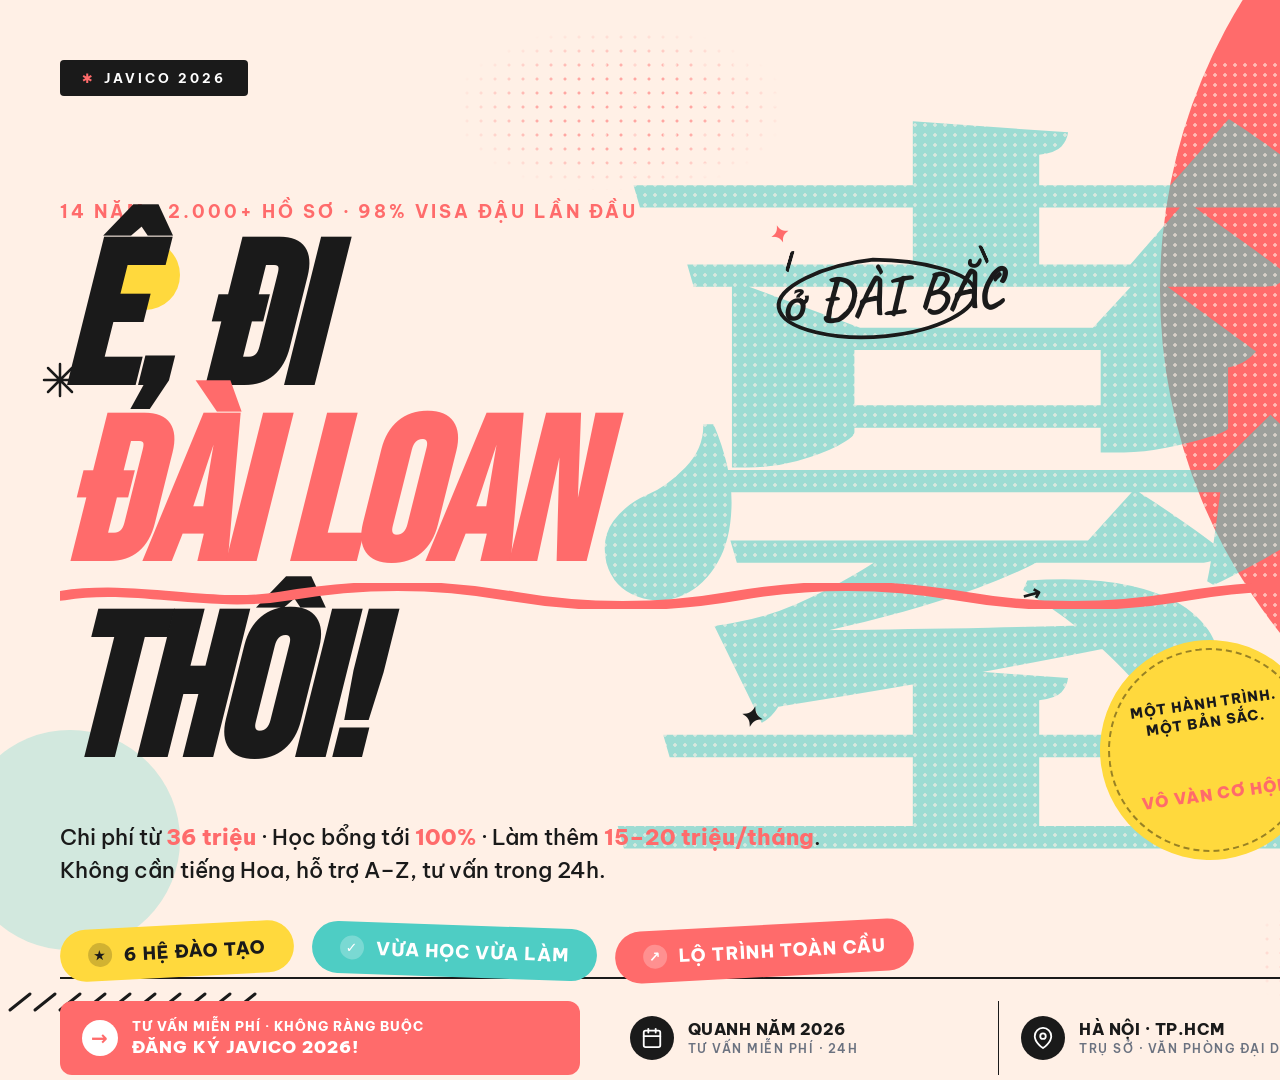
<file: templates/key-visual.html>
<!DOCTYPE html>
<html lang="vi">
<head>
<meta charset="UTF-8">
<title>JAVICO — Key Visual v2 · 1920×1080</title>
<link rel="stylesheet" href="_lib.css">
<style>
  html, body { width: 100%; height: 100%; }
  body { background: #1a1a1a; font-family: var(--fs); }
  .stage {
    width: 1920px; height: 1080px;
    background: var(--cream);
    position: relative; overflow: hidden;
    margin: 0 auto;
    transform-origin: top left;
  }
  @media (max-width: 1920px) {
    body { display: block; }
    .stage { transform: scale(calc(100vw / 1920)); }
  }

  /* ---- BACKGROUND LAYERS ---- */
  /* Big coral circle right */
  .c-coral { position: absolute; width: 1100px; height: 1100px; top: -260px; right: -340px; background: var(--coral); border-radius: 50%; z-index: 1; }
  /* Small mint circle left */
  .c-mint-sm { position: absolute; width: 70px; height: 70px; top: 240px; left: 110px; background: var(--yellow); border-radius: 50%; z-index: 1; }
  /* Small wave decoration bottom-left */
  .c-mint-arc { position: absolute; bottom: 130px; left: -40px; width: 220px; height: 220px; border-radius: 50%; background: var(--mint); opacity: .25; z-index: 1; }
  /* Big yellow circle bottom-right (peeking) */
  .c-yellow-br { position: absolute; bottom: -60px; right: 60px; width: 220px; height: 220px; background: var(--yellow); border-radius: 50%; z-index: 1; }

  /* Halftone pattern top-middle */
  .halftone-tm {
    position: absolute; top: 30px; left: 460px;
    width: 320px; height: 160px;
    color: var(--coral); opacity: .55;
    background-image: radial-gradient(circle at center, currentColor 1.4px, transparent 1.7px);
    background-size: 14px 14px;
    -webkit-mask-image: radial-gradient(ellipse at center, #000 35%, transparent 75%);
            mask-image: radial-gradient(ellipse at center, #000 35%, transparent 75%);
    z-index: 1;
  }
  /* Halftone strip bottom-right */
  .halftone-br {
    position: absolute; bottom: 60px; right: 380px;
    width: 280px; height: 130px;
    color: var(--coral); opacity: .5;
    background-image: radial-gradient(circle at center, currentColor 1.4px, transparent 1.7px);
    background-size: 14px 14px;
    -webkit-mask-image: radial-gradient(ellipse at center, #000 40%, transparent 80%);
            mask-image: radial-gradient(ellipse at center, #000 40%, transparent 80%);
    z-index: 1;
  }

  /* Big Chinese stamp character */
  .stamp-char {
    position: absolute;
    top: 60px; right: 540px;
    font-family: 'Songti SC', 'Noto Serif TC', 'STSong', 'Times New Roman', serif;
    font-weight: 900;
    color: var(--mint);
    font-size: 800px;
    line-height: 1;
    z-index: 2;
    opacity: .55;
    user-select: none;
  }
  /* Halftone overlay ON the stamp to give print texture without destroying letterform */
  .stamp-char-overlay {
    position: absolute;
    top: 60px; right: 540px;
    width: 800px; height: 800px;
    z-index: 3;
    background-image: radial-gradient(circle at center, var(--cream) 1.5px, transparent 2px);
    background-size: 10px 10px;
    opacity: .6;
    pointer-events: none;
  }

  /* Taipei 101 silhouette */
  .taipei101 {
    position: absolute;
    top: 80px; right: 220px;
    width: 360px; height: 800px;
    z-index: 4;
    filter: grayscale(1);
  }
  .taipei101 svg { width: 100%; height: 100%; display: block; }

  /* ---- FRAME ---- */
  .frame { position: absolute; inset: 60px; z-index: 6; display: flex; flex-direction: column; }

  /* Top row */
  .top { display: flex; justify-content: space-between; align-items: flex-start; }
  .top .logo-r { display: flex; align-items: center; gap: 12px; background: #fff; padding: 12px 24px 12px 12px; border-radius: 10px; }
  .top .logo-r .mark { width: 56px; height: 56px; background: var(--black); border-radius: 10px; padding: 6px; display: grid; place-items: center; flex-shrink: 0; }
  .top .logo-r .mark img { width: 100%; height: 100%; object-fit: contain; }
  .top .logo-r .wm { font-family: var(--fs); font-weight: 900; font-size: 26px; letter-spacing: 1px; line-height: 1; white-space: nowrap; }
  .top .logo-r .wm small { display: block; font-weight: 600; font-size: 11px; color: var(--muted); letter-spacing: 2px; margin-top: 5px; white-space: nowrap; }

  /* Eyebrow line */
  .eyebrow { font-family: var(--fs); font-weight: 700; font-size: 18px; letter-spacing: 3px; text-transform: uppercase; color: var(--coral); margin-top: 60px; }

  /* Hero headline */
  .hero { margin-top: 14px; position: relative; }
  h1 {
    font-family: var(--fcond);
    font-style: italic; font-weight: 800;
    text-transform: uppercase;
    font-size: 200px; line-height: .88;
    letter-spacing: -3px;
    color: var(--ink);
  }
  h1 .l-coral { color: var(--coral); display: block; position: relative; }
  h1 .l-final { display: block; }

  /* Hand-drawn "in TAIWAN" annotation */
  .in-taiwan {
    position: absolute;
    top: 30px; left: 720px;
    font-family: var(--fhand);
    font-weight: 700;
    color: var(--ink);
    font-size: 56px;
    transform: rotate(-4deg);
    line-height: 1;
    z-index: 7;
  }
  .in-taiwan .in {
    font-style: italic;
    font-size: 36px;
    margin-right: 4px;
  }
  .in-taiwan svg {
    position: absolute;
    inset: -16px -22px -22px -16px;
    width: calc(100% + 38px); height: calc(100% + 38px);
    pointer-events: none;
  }
  .in-taiwan svg path { fill: none; stroke: var(--ink); stroke-width: 4; stroke-linecap: round; }
  /* small lines around the annotation */
  .in-taiwan::before {
    content: '';
    position: absolute;
    top: -22px; left: 10px;
    width: 14px; height: 22px;
    border-left: 4px solid var(--ink);
    border-radius: 4px;
    transform: rotate(20deg);
  }
  .in-taiwan::after {
    content: '';
    position: absolute;
    top: -14px; right: 14px;
    width: 18px; height: 20px;
    border-right: 4px solid var(--ink);
    border-radius: 4px;
    transform: rotate(-20deg);
  }

  /* Hand-drawn loose wavy under "ĐÀI LOAN" */
  .hand-wave {
    display: block;
    width: 100%; height: 26px;
    margin: -6px 0 0 0;
  }

  /* Subtitle */
  .sub {
    font-family: var(--fs); font-size: 22px; font-weight: 500;
    color: var(--ink); margin-top: 36px; line-height: 1.5;
    max-width: 780px;
  }
  .sub strong { color: var(--coral); font-weight: 800; }

  /* Bottom-left stickers row */
  .stickers { display: flex; gap: 18px; margin-top: 38px; align-items: center; }
  .stk {
    display: inline-flex; align-items: center; gap: 12px;
    font-family: var(--fs); font-weight: 800; font-size: 18px;
    padding: 14px 28px; border-radius: 50px;
    text-transform: uppercase; letter-spacing: 1px;
    white-space: nowrap;
  }
  .stk-y { background: var(--yellow); color: var(--ink); transform: rotate(-3deg); }
  .stk-m { background: var(--mint);   color: #fff;       transform: rotate(2deg); }
  .stk-c { background: var(--coral);  color: #fff;       transform: rotate(-3deg); }
  .stk .ico { width: 24px; height: 24px; background: rgba(0,0,0,.18); border-radius: 50%; display: grid; place-items: center; font-size: 14px; flex-shrink: 0; }
  .stk-m .ico, .stk-c .ico { background: rgba(255,255,255,.25); }

  /* Yellow circle stamp tagline */
  .circle-stamp {
    position: absolute;
    right: 600px; bottom: 220px;
    width: 220px; height: 220px;
    z-index: 8;
    background: var(--yellow); color: var(--ink);
    border-radius: 50%;
    display: grid; place-items: center;
    text-align: center;
    transform: rotate(-8deg);
    font-family: var(--fs); font-weight: 800;
    text-transform: uppercase;
    letter-spacing: 1px;
    font-size: 14px;
    line-height: 1.35;
    padding: 30px;
  }
  .circle-stamp::before {
    content: ''; position: absolute; inset: 8px;
    border: 2px dashed rgba(0,0,0,.4);
    border-radius: 50%;
  }
  .circle-stamp strong { display: block; color: var(--coral); margin-top: 4px; font-weight: 900; font-size: 16px; }

  /* Right stat panel */
  .stat-panel {
    position: absolute;
    top: 220px; right: 60px;
    width: 380px;
    z-index: 7;
    display: flex; flex-direction: column; gap: 14px;
  }
  .stat-main {
    background: var(--ink); color: #fff;
    border-radius: 22px;
    padding: 30px 32px;
  }
  .stat-main .lab {
    font-family: var(--fs); font-weight: 700;
    font-size: 12px; letter-spacing: 3px;
    text-transform: uppercase;
    color: rgba(255,255,255,.6);
  }
  .stat-main .num {
    font-family: var(--fcond); font-style: italic; font-weight: 900;
    color: var(--yellow);
    font-size: 160px; line-height: 1;
    letter-spacing: -4px;
    margin-top: 6px;
  }
  .stat-main .num small { font-size: 60px; vertical-align: top; }
  .stat-main .desc {
    font-family: var(--fs); font-size: 14px;
    color: rgba(255,255,255,.85);
    margin-top: 12px;
    text-transform: uppercase;
    letter-spacing: 1.5px;
    font-weight: 600;
    line-height: 1.4;
  }
  .stat-row { display: grid; grid-template-columns: 1fr 1fr; gap: 0; border: 2px solid var(--ink); border-radius: 22px; overflow: hidden; }
  .stat-pill { padding: 22px; background: var(--cream); }
  .stat-pill + .stat-pill { border-left: 2px solid var(--ink); }
  .stat-pill .big {
    font-family: var(--fcond); font-style: italic; font-weight: 900;
    color: var(--coral);
    font-size: 56px; line-height: 1;
    letter-spacing: -2px;
  }
  .stat-pill .big small { font-size: 24px; vertical-align: top; }
  .stat-pill .lab {
    font-family: var(--fs); font-weight: 700;
    font-size: 11px; letter-spacing: 1.5px;
    text-transform: uppercase;
    color: var(--ink);
    margin-top: 8px;
    line-height: 1.3;
  }

  /* Bottom CTA bar with calendar / location / web */
  .footer-bar {
    margin-top: auto;
    display: grid; grid-template-columns: 1.4fr 1fr 1fr 1.2fr; gap: 0;
    align-items: stretch;
    border-top: 2px solid var(--ink);
    padding-top: 22px;
  }
  .fb-cta {
    background: var(--coral); color: #fff;
    padding: 18px 22px; border-radius: 12px;
    display: flex; align-items: center; gap: 14px;
    font-family: var(--fs); font-weight: 800;
    text-transform: uppercase; letter-spacing: 1px;
    margin-right: 28px;
  }
  .fb-cta .arrow { width: 36px; height: 36px; background: #fff; border-radius: 50%; display: grid; place-items: center; color: var(--coral); font-weight: 900; font-size: 20px; flex-shrink: 0; }
  .fb-cta .t { font-size: 13px; line-height: 1.2; }
  .fb-cta .t strong { display: block; font-size: 17px; font-weight: 900; margin-top: 2px; }

  .fb-info { display: flex; align-items: center; gap: 14px; padding: 0 22px; border-right: 1.5px solid var(--ink); }
  .fb-info:last-child { border-right: 0; }
  .fb-info .ic-wrap { width: 44px; height: 44px; background: var(--black); border-radius: 50%; display: grid; place-items: center; color: #fff; flex-shrink: 0; }
  .fb-info .ic-wrap svg { width: 22px; height: 22px; stroke: #fff; fill: none; stroke-width: 2; stroke-linecap: round; stroke-linejoin: round; }
  .fb-info .t .top-line { font-family: var(--fs); font-weight: 800; font-size: 16px; letter-spacing: .5px; }
  .fb-info .t .sub-line { font-family: var(--fs); font-size: 12px; color: var(--muted); letter-spacing: 1.5px; text-transform: uppercase; font-weight: 600; margin-top: 2px; }

  /* small decorative scribbles */
  .scribble-1, .scribble-2, .scribble-3 {
    position: absolute; z-index: 5;
  }
  .scribble-1 { top: 360px; left: 40px; }
  .scribble-2 { top: 700px; left: 920px; }
  .scribble-3 { bottom: 230px; right: 580px; }

  /* small star marks */
  .ink-star {
    position: absolute;
    color: var(--ink);
    font-family: var(--fhand);
    font-weight: 700;
    z-index: 5;
  }

  /* diagonal slash deco bottom-left */
  .slash-deco {
    position: absolute;
    bottom: 60px; left: 0;
    width: 320px; height: 30px;
    z-index: 4;
  }
  .slash-deco svg { width: 100%; height: 100%; }
</style>
</head>
<body>
<div class="stage">
  <!-- Background circles & halftone -->
  <div class="c-coral"></div>
  <div class="c-mint-sm"></div>
  <div class="c-mint-arc"></div>
  <div class="c-yellow-br"></div>
  <div class="halftone-tm"></div>
  <div class="halftone-br"></div>

  <!-- Big Chinese stamp behind everything -->
  <span class="stamp-char">臺</span>
  <span class="stamp-char-overlay"></span>

  <!-- Taipei 101 SVG silhouette -->
  <div class="taipei101">
    <svg viewBox="0 0 360 800" preserveAspectRatio="xMidYEnd meet">
      <!-- spire -->
      <rect x="178" y="20" width="4" height="60" fill="#2a2a2a"/>
      <!-- top mast -->
      <polygon points="170,80 190,80 184,140 176,140" fill="#5a5a5a"/>
      <!-- crown -->
      <polygon points="160,140 200,140 196,170 164,170" fill="#6b6b6b"/>
      <!-- 8 tiered sections (Taipei 101 has distinctive 8 segments) -->
      <g fill="#7a7a7a">
        <!-- segment 1 (top) -->
        <polygon points="150,170 210,170 218,232 142,232"/>
        <!-- segment 2 -->
        <polygon points="142,236 218,236 222,298 138,298"/>
        <!-- segment 3 -->
        <polygon points="138,302 222,302 226,364 134,364"/>
        <!-- segment 4 -->
        <polygon points="134,368 226,368 230,430 130,430"/>
        <!-- segment 5 -->
        <polygon points="130,434 230,434 234,496 126,496"/>
        <!-- segment 6 -->
        <polygon points="126,500 234,500 238,562 122,562"/>
        <!-- segment 7 -->
        <polygon points="122,566 238,566 242,628 118,628"/>
        <!-- segment 8 -->
        <polygon points="118,632 242,632 246,694 114,694"/>
      </g>
      <!-- segment dividers (lighter lines) -->
      <g stroke="#bbb" stroke-width=".8" fill="none">
        <line x1="148" y1="201" x2="212" y2="201"/>
        <line x1="144" y1="267" x2="216" y2="267"/>
        <line x1="140" y1="333" x2="220" y2="333"/>
        <line x1="136" y1="399" x2="224" y2="399"/>
        <line x1="132" y1="465" x2="228" y2="465"/>
        <line x1="128" y1="531" x2="232" y2="531"/>
        <line x1="124" y1="597" x2="236" y2="597"/>
        <line x1="120" y1="663" x2="240" y2="663"/>
      </g>
      <!-- window rows (vertical pattern) -->
      <g fill="#3a3a3a" opacity=".5">
        <rect x="160" y="180" width="2" height="40"/>
        <rect x="180" y="180" width="2" height="40"/>
        <rect x="200" y="180" width="2" height="40"/>
        <rect x="156" y="246" width="2" height="40"/>
        <rect x="180" y="246" width="2" height="40"/>
        <rect x="204" y="246" width="2" height="40"/>
        <rect x="152" y="312" width="2" height="40"/>
        <rect x="180" y="312" width="2" height="40"/>
        <rect x="208" y="312" width="2" height="40"/>
        <rect x="148" y="378" width="2" height="40"/>
        <rect x="180" y="378" width="2" height="40"/>
        <rect x="212" y="378" width="2" height="40"/>
        <rect x="144" y="444" width="2" height="40"/>
        <rect x="180" y="444" width="2" height="40"/>
        <rect x="216" y="444" width="2" height="40"/>
        <rect x="140" y="510" width="2" height="40"/>
        <rect x="180" y="510" width="2" height="40"/>
        <rect x="220" y="510" width="2" height="40"/>
        <rect x="136" y="576" width="2" height="40"/>
        <rect x="180" y="576" width="2" height="40"/>
        <rect x="224" y="576" width="2" height="40"/>
        <rect x="132" y="642" width="2" height="40"/>
        <rect x="180" y="642" width="2" height="40"/>
        <rect x="228" y="642" width="2" height="40"/>
      </g>
      <!-- podium base -->
      <rect x="100" y="700" width="160" height="20" fill="#5a5a5a"/>
      <rect x="80" y="720" width="200" height="40" fill="#4a4a4a"/>
      <rect x="60" y="760" width="240" height="40" fill="#3a3a3a"/>
      <!-- small flying birds -->
      <g stroke="#1a1a1a" stroke-width="2" fill="none" stroke-linecap="round">
        <path d="M 280 100 q 6 -6 12 0 q 6 -6 12 0"/>
        <path d="M 310 130 q 5 -5 10 0 q 5 -5 10 0"/>
        <path d="M 295 75 q 5 -5 10 0 q 5 -5 10 0"/>
      </g>
    </svg>
  </div>

  <!-- Scribble decorations -->
  <div class="scribble-1">
    <svg width="40" height="40" viewBox="0 0 40 40" fill="none">
      <path d="M 8 8 L 32 32 M 32 8 L 8 32 M 20 4 L 20 36 M 4 20 L 36 20" stroke="#1A1A1A" stroke-width="2.5" stroke-linecap="round"/>
    </svg>
  </div>
  <span class="ink-star" style="top: 700px; left: 740px; font-size: 28px; transform: rotate(15deg);">✦</span>
  <span class="ink-star" style="top: 220px; left: 770px; font-size: 24px; transform: rotate(-20deg); color: var(--coral);">✦</span>
  <span class="ink-star" style="bottom: 280px; right: 540px; font-size: 26px;">✦</span>
  <span class="ink-star" style="top: 580px; right: 880px; font-size: 22px; transform: rotate(30deg);">↗</span>

  <!-- Slash decoration bottom-left -->
  <div class="slash-deco">
    <svg viewBox="0 0 320 30">
      <g stroke="#1A1A1A" stroke-width="3" stroke-linecap="round" fill="none">
        <line x1="10" y1="20" x2="30" y2="4"/>
        <line x1="35" y1="20" x2="55" y2="4"/>
        <line x1="60" y1="20" x2="80" y2="4"/>
        <line x1="85" y1="20" x2="105" y2="4"/>
        <line x1="110" y1="20" x2="130" y2="4"/>
        <line x1="135" y1="20" x2="155" y2="4"/>
        <line x1="160" y1="20" x2="180" y2="4"/>
        <line x1="185" y1="20" x2="205" y2="4"/>
        <line x1="210" y1="20" x2="230" y2="4"/>
        <line x1="235" y1="20" x2="255" y2="4"/>
      </g>
    </svg>
  </div>

  <!-- FRAME -->
  <div class="frame">
    <div class="top">
      <span class="jvc-badge-tl">JAVICO 2026</span>
      <div class="logo-r">
        <div class="mark"><img src="../img/Logo%20JVC%20unlock%20BG.png" alt="JAVICO"></div>
        <div class="wm">JAVICO<small>DU HỌC ĐÀI LOAN</small></div>
      </div>
    </div>

    <div class="eyebrow">14 năm · 2.000+ hồ sơ · 98% visa đậu lần đầu</div>

    <div class="hero">
      <h1>
        Ê, ĐI<br>
        <span class="l-coral">ĐÀI LOAN
          <svg class="hand-wave" viewBox="0 0 720 28" preserveAspectRatio="none">
            <path d="M 0 14 C 30 0 60 28 90 14 S 150 0 180 14 S 240 28 270 14 S 330 0 360 14 S 420 28 450 14 S 510 0 540 14 S 600 28 630 14 S 690 0 720 14"
                  stroke="#FF6B6B" stroke-width="10" stroke-linecap="round" fill="none"/>
          </svg>
        </span>
        <span class="l-final">THÔI!</span>
      </h1>

      <!-- Hand-drawn "ở ĐÀI BẮC" badge -->
      <div class="in-taiwan">
        <span class="in">ở</span> ĐÀI BẮC
        <svg viewBox="0 0 220 100" preserveAspectRatio="none">
          <path d="M 110 8 C 60 10 12 30 14 52 C 16 76 70 92 118 90 C 168 88 210 70 208 48 C 206 28 156 12 110 8 Z" fill="none" stroke="#1A1A1A" stroke-width="4" stroke-linecap="round"/>
        </svg>
      </div>

      <p class="sub">
        Chi phí từ <strong>36 triệu</strong> · Học bổng tới <strong>100%</strong> · Làm thêm <strong>15–20 triệu/tháng</strong>. Không cần tiếng Hoa, hỗ trợ A–Z, tư vấn trong 24h.
      </p>

      <div class="stickers">
        <span class="stk stk-y"><span class="ico">★</span>6 hệ đào tạo</span>
        <span class="stk stk-m"><span class="ico">✓</span>Vừa học vừa làm</span>
        <span class="stk stk-c"><span class="ico">↗</span>Lộ trình toàn cầu</span>
      </div>
    </div>

    <div class="footer-bar">
      <div class="fb-cta">
        <span class="arrow">→</span>
        <span class="t">Tư vấn miễn phí · không ràng buộc<br><strong>ĐĂNG KÝ JAVICO 2026!</strong></span>
      </div>
      <div class="fb-info">
        <div class="ic-wrap">
          <svg viewBox="0 0 24 24"><rect x="3" y="4" width="18" height="18" rx="2"/><line x1="16" y1="2" x2="16" y2="6"/><line x1="8" y1="2" x2="8" y2="6"/><line x1="3" y1="10" x2="21" y2="10"/></svg>
        </div>
        <div class="t"><div class="top-line">QUANH NĂM 2026</div><div class="sub-line">Tư vấn miễn phí · 24h</div></div>
      </div>
      <div class="fb-info">
        <div class="ic-wrap">
          <svg viewBox="0 0 24 24"><path d="M21 10c0 7-9 13-9 13s-9-6-9-13a9 9 0 1 1 18 0z"/><circle cx="12" cy="10" r="3"/></svg>
        </div>
        <div class="t"><div class="top-line">HÀ NỘI · TP.HCM</div><div class="sub-line">Trụ sở · văn phòng đại diện</div></div>
      </div>
      <div class="fb-info">
        <div class="ic-wrap">
          <svg viewBox="0 0 24 24"><circle cx="12" cy="12" r="10"/><line x1="2" y1="12" x2="22" y2="12"/><path d="M12 2a15.3 15.3 0 0 1 4 10 15.3 15.3 0 0 1-4 10 15.3 15.3 0 0 1-4-10 15.3 15.3 0 0 1 4-10z"/></svg>
        </div>
        <div class="t"><div class="top-line">JAVICO.VN</div><div class="sub-line">0983 058 358 · #JAVICO2026</div></div>
      </div>
    </div>
  </div>

  <!-- Stat panel right side -->
  <div class="stat-panel">
    <div class="stat-main">
      <div class="lab">★ 14 năm an toàn</div>
      <div class="num">98<small>%</small></div>
      <div class="desc">Tỉ lệ visa đậu lần đầu · 2.000+ hồ sơ</div>
    </div>
    <div class="stat-row">
      <div class="stat-pill"><div class="big">36<small>tr</small></div><div class="lab">Chi phí khởi điểm</div></div>
      <div class="stat-pill"><div class="big">20+</div><div class="lab">Trường đối tác chính thức</div></div>
    </div>
  </div>

  <!-- Yellow circle stamp tagline -->
  <div class="circle-stamp">
    Một hành trình.<br>Một bản sắc.<br><strong>Vô vàn cơ hội.</strong>
  </div>
</div>
</body>
</html>
</file>
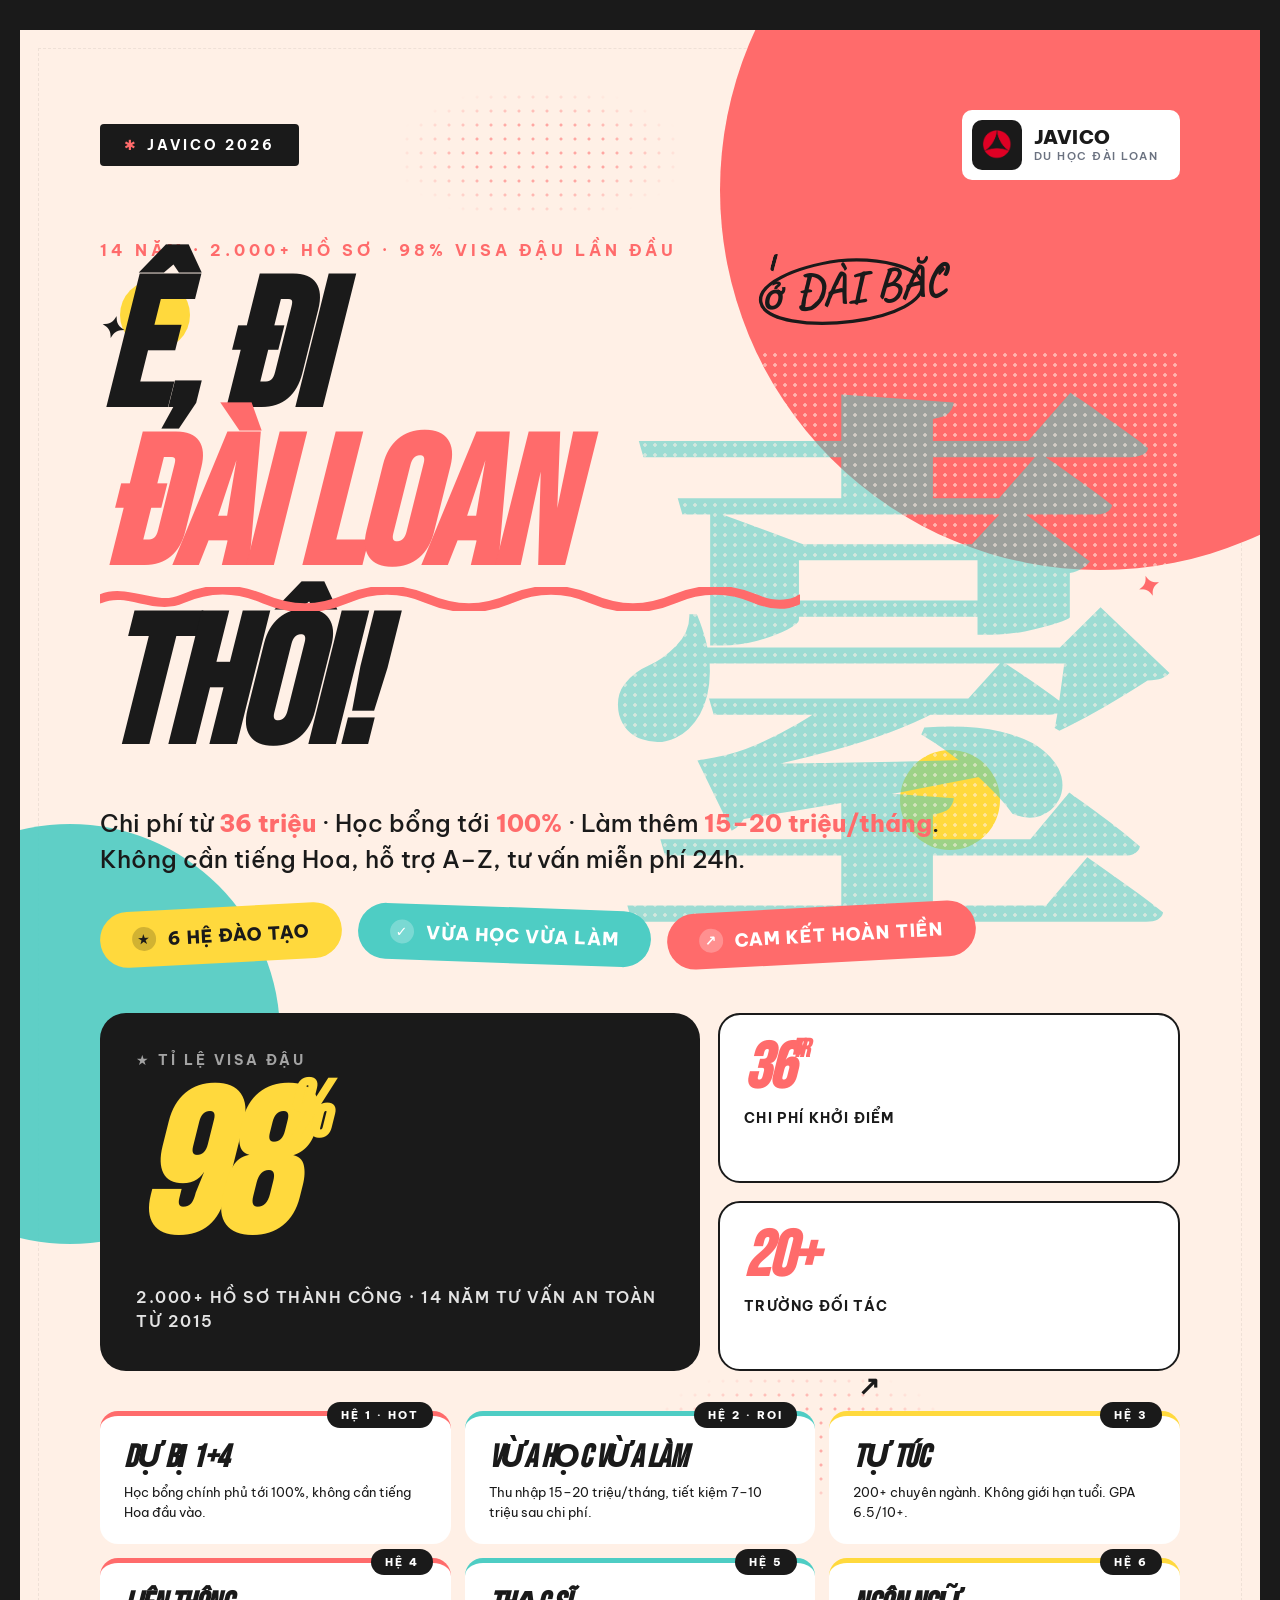
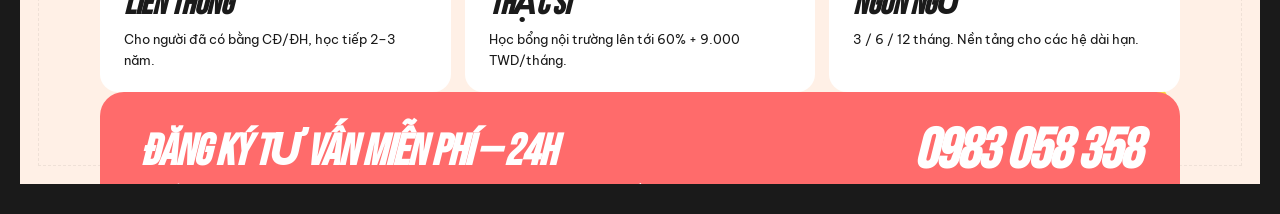
<file: templates/print-a4-flyer.html>
<!DOCTYPE html>
<html lang="vi">
<head>
<meta charset="UTF-8">
<title>JAVICO — A4 Flyer v2 · 1240×1754</title>
<link rel="stylesheet" href="_lib.css">
<style>
  body { background: #1a1a1a; padding: 30px 0; }
  .stage { width: 1240px; height: 1754px; background: var(--cream); position: relative; overflow: hidden; margin: 0 auto; transform-origin: top center; }
  @media (max-width: 1240px) { body { display: block; padding: 20px 0; } .stage { transform: scale(calc((100vw - 40px) / 1240)); } }

  .bleed { position: absolute; inset: 18px; border: 1px dashed rgba(0,0,0,.06); pointer-events: none; z-index: 1; }

  .c-coral { position: absolute; width: 760px; height: 760px; top: -220px; right: -220px; background: var(--coral); border-radius: 50%; z-index: 1; }
  .c-mint  { position: absolute; width: 420px; height: 420px; bottom: 540px; left: -160px; background: var(--mint); border-radius: 50%; opacity: .9; z-index: 1; }
  .c-y     { position: absolute; width: 100px; height: 100px; top: 720px; right: 260px; background: var(--yellow); border-radius: 50%; z-index: 1; }
  .c-y2    { position: absolute; width: 70px; height: 70px; top: 250px; left: 100px; background: var(--yellow); border-radius: 50%; z-index: 1; }
  .c-y-br  { position: absolute; bottom: -60px; right: 80px; width: 200px; height: 200px; background: var(--yellow); border-radius: 50%; z-index: 1; }

  .halftone-tm { position: absolute; top: 60px; left: 380px; width: 280px; height: 130px; color: var(--coral); opacity: .55; background-image: radial-gradient(circle at center, currentColor 1.4px, transparent 1.7px); background-size: 14px 14px; -webkit-mask-image: radial-gradient(ellipse at center, #000 35%, transparent 75%); mask-image: radial-gradient(ellipse at center, #000 35%, transparent 75%); z-index: 1; }
  .halftone-br { position: absolute; bottom: 280px; right: 320px; width: 280px; height: 130px; color: var(--coral); opacity: .5; background-image: radial-gradient(circle at center, currentColor 1.4px, transparent 1.7px); background-size: 14px 14px; -webkit-mask-image: radial-gradient(ellipse at center, #000 40%, transparent 80%); mask-image: radial-gradient(ellipse at center, #000 40%, transparent 80%); z-index: 1; }

  /* Big mint 臺 stamp (hero-only motif) */
  .stamp-char {
    position: absolute;
    top: 320px; right: 80px;
    font-family: 'Songti SC', 'Noto Serif TC', 'STSong', 'Times New Roman', serif;
    font-weight: 900; color: var(--mint);
    font-size: 580px; line-height: 1;
    z-index: 2; opacity: .55;
    user-select: none;
  }
  .stamp-overlay {
    position: absolute; top: 320px; right: 80px;
    width: 580px; height: 580px; z-index: 3;
    background-image: radial-gradient(circle at center, var(--cream) 1.5px, transparent 2px);
    background-size: 10px 10px; opacity: .55;
    pointer-events: none;
  }

  .frame { position: absolute; inset: 80px; z-index: 5; display: flex; flex-direction: column; }

  .top { display: flex; justify-content: space-between; align-items: center; }
  .badge { background: var(--ink); color: #fff; padding: 12px 24px; font-weight: 700; letter-spacing: 3px; font-size: 14px; text-transform: uppercase; border-radius: 4px; }
  .badge::before { content: '✱'; color: var(--coral); margin-right: 8px; }
  .logo-r { display: flex; align-items: center; gap: 12px; background: #fff; padding: 10px 22px 10px 10px; border-radius: 10px; }
  .logo-r .mark { width: 50px; height: 50px; background: var(--ink); border-radius: 10px; padding: 6px; flex-shrink: 0; }
  .logo-r .mark img { width: 100%; height: 100%; object-fit: contain; }
  .logo-r .wm { font-family: var(--fs); font-weight: 900; font-size: 19px; letter-spacing: .5px; line-height: 1; white-space: nowrap; }
  .logo-r .wm small { display: block; font-weight: 600; font-size: 11px; color: var(--muted); letter-spacing: 1.5px; margin-top: 4px; white-space: nowrap; }

  .eyebrow { font-family: var(--fs); font-weight: 700; font-size: 16px; letter-spacing: 4px; text-transform: uppercase; color: var(--coral); margin-top: 60px; }

  .hero { margin-top: 14px; position: relative; }
  h1 {
    font-family: var(--fcond);
    font-style: italic; font-weight: 800;
    text-transform: uppercase;
    font-size: 180px; line-height: .88; letter-spacing: -4px;
    color: var(--ink);
  }
  h1 .l-coral { color: var(--coral); display: inline-block; position: relative; }
  h1 .l-coral .hand-wave { display: block; width: 100%; height: 24px; margin: -4px 0 0; }
  h1 .l-final { display: block; }

  .annot { position: absolute; top: -10px; left: 660px; font-family: var(--fhand); font-weight: 700; color: var(--ink); font-size: 46px; line-height: 1; transform: rotate(-5deg); z-index: 6; }
  .annot .pre { font-size: 32px; font-style: italic; margin-right: 4px; }
  .annot svg { position: absolute; inset: -10px -16px -16px -12px; width: calc(100% + 28px); height: calc(100% + 26px); pointer-events: none; }
  .annot::before { content: ''; position: absolute; top: -16px; left: 14px; width: 12px; height: 18px; border-left: 4px solid var(--ink); border-radius: 4px; transform: rotate(20deg); }

  .sub { font-family: var(--fs); font-size: 24px; font-weight: 500; color: var(--ink); margin-top: 36px; line-height: 1.5; max-width: 900px; }
  .sub strong { color: var(--coral); font-weight: 800; }

  .stickers { display: flex; gap: 16px; margin-top: 30px; }
  .stk { display: inline-flex; align-items: center; gap: 12px; font-family: var(--fs); font-weight: 800; font-size: 18px; padding: 16px 32px; border-radius: 60px; text-transform: uppercase; letter-spacing: 1px; }
  .stk-y { background: var(--yellow); color: var(--ink); transform: rotate(-3deg); }
  .stk-m { background: var(--mint);   color: #fff;       transform: rotate(2deg); }
  .stk-c { background: var(--coral);  color: #fff;       transform: rotate(-3deg); }
  .stk .ico { width: 24px; height: 24px; background: rgba(0,0,0,.18); border-radius: 50%; display: grid; place-items: center; font-size: 14px; }
  .stk-m .ico, .stk-c .ico { background: rgba(255,255,255,.25); }

  /* Mid stat block */
  .stats { display: grid; grid-template-columns: 1.3fr 1fr; gap: 18px; margin-top: 50px; }
  .stat-main { background: var(--ink); color: #fff; border-radius: 26px; padding: 38px 36px; }
  .stat-main .lab { font-size: 14px; letter-spacing: 3px; text-transform: uppercase; color: rgba(255,255,255,.6); font-weight: 700; }
  .stat-main .num { font-family: var(--fcond); font-style: italic; font-weight: 900; font-size: 200px; line-height: 1; color: var(--yellow); margin-top: 4px; letter-spacing: -7px; }
  .stat-main .num small { font-size: 80px; vertical-align: top; }
  .stat-main .desc { font-family: var(--fs); font-size: 16px; line-height: 1.5; color: rgba(255,255,255,.88); margin-top: 12px; text-transform: uppercase; letter-spacing: 1.5px; font-weight: 600; }
  .stat-side { display: grid; grid-template-rows: 1fr 1fr; gap: 18px; }
  .pill { background: #fff; border: 2px solid var(--ink); padding: 22px 24px; border-radius: 22px; }
  .pill .big { font-family: var(--fcond); font-style: italic; font-weight: 900; font-size: 64px; line-height: 1; color: var(--coral); letter-spacing: -2px; }
  .pill .big small { font-size: 26px; vertical-align: top; }
  .pill .lab { font-family: var(--fs); font-size: 14px; color: var(--ink); margin-top: 8px; font-weight: 700; text-transform: uppercase; letter-spacing: 1.2px; }

  /* 6 hệ list */
  .he-list { margin-top: 40px; display: grid; grid-template-columns: repeat(3, 1fr); gap: 14px; }
  .he-item { background: #fff; border-radius: 18px; padding: 22px 24px; border-top: 5px solid var(--coral); position: relative; }
  .he-item:nth-child(2) { border-top-color: var(--mint); }
  .he-item:nth-child(3) { border-top-color: var(--yellow); }
  .he-item:nth-child(4) { border-top-color: var(--coral); }
  .he-item:nth-child(5) { border-top-color: var(--mint); }
  .he-item:nth-child(6) { border-top-color: var(--yellow); }
  .he-item .num-pill { position: absolute; top: -14px; right: 18px; background: var(--ink); color: #fff; padding: 6px 14px; font-size: 11px; font-weight: 800; letter-spacing: 2px; border-radius: 20px; text-transform: uppercase; }
  .he-item h3 { font-family: var(--fcond); font-style: italic; font-weight: 800; font-size: 32px; color: var(--ink); margin-top: 4px; line-height: 1; text-transform: uppercase; letter-spacing: -.5px; }
  .he-item p { font-family: var(--fs); font-size: 13px; color: var(--ink); line-height: 1.55; margin-top: 8px; }

  /* CTA bar */
  .bottom-cta { margin-top: auto; background: var(--coral); color: #fff; padding: 32px 40px; border-radius: 24px; display: flex; justify-content: space-between; align-items: center; gap: 24px; }
  .bottom-cta .l h3 { font-family: var(--fcond); font-style: italic; font-weight: 800; font-size: 44px; line-height: 1; text-transform: uppercase; letter-spacing: -1px; }
  .bottom-cta .l p { font-family: var(--fs); font-size: 15px; margin-top: 8px; opacity: .92; }
  .bottom-cta .r { font-family: var(--fs); text-align: right; }
  .bottom-cta .r .phone { font-family: var(--fcond); font-style: italic; font-weight: 900; font-size: 56px; line-height: 1; letter-spacing: -1px; }
  .bottom-cta .r .url { font-size: 15px; margin-top: 8px; opacity: .92; font-weight: 600; }

  .star { position: absolute; color: var(--ink); font-family: var(--fhand); font-weight: 700; z-index: 4; }
</style>
</head>
<body>
<div class="stage">
  <div class="bleed"></div>
  <div class="c-coral"></div>
  <div class="c-mint"></div>
  <div class="c-y"></div>
  <div class="c-y2"></div>
  <div class="c-y-br"></div>
  <span class="stamp-char">臺</span>
  <span class="stamp-overlay"></span>
  <div class="halftone-tm"></div>
  <div class="halftone-br"></div>

  <span class="star" style="top: 280px; left: 80px; font-size: 30px; transform: rotate(15deg);">✦</span>
  <span class="star" style="top: 540px; right: 100px; font-size: 28px; color: var(--coral); transform: rotate(-20deg);">✦</span>
  <span class="star" style="top: 1340px; right: 380px; font-size: 26px;">↗</span>

  <div class="frame">
    <div class="top">
      <span class="badge">JAVICO 2026</span>
      <div class="logo-r">
        <div class="mark"><img src="../img/Logo%20JVC%20unlock%20BG.png" alt="JAVICO"></div>
        <div class="wm">JAVICO<small>DU HỌC ĐÀI LOAN</small></div>
      </div>
    </div>

    <div class="eyebrow">14 năm · 2.000+ hồ sơ · 98% visa đậu lần đầu</div>

    <div class="hero">
      <h1>
        Ê, ĐI<br>
        <span class="l-coral">ĐÀI LOAN
          <svg class="hand-wave" viewBox="0 0 700 24" preserveAspectRatio="none">
            <path d="M 0 12 C 27 0 55 24 82 12 S 136 0 164 12 S 218 24 246 12 S 300 0 328 12 S 382 24 410 12 S 464 0 492 12 S 546 24 574 12 S 628 0 656 12 S 700 12 700 12"
                  stroke="#FF6B6B" stroke-width="9" stroke-linecap="round" fill="none"/>
          </svg>
        </span>
        <span class="l-final">THÔI!</span>
      </h1>
      <div class="annot">
        <span class="pre">ở</span> ĐÀI BẮC
        <svg viewBox="0 0 220 90" preserveAspectRatio="none">
          <path d="M 110 7 C 55 10 12 28 14 50 C 16 74 70 86 120 84 C 170 82 208 66 206 44 C 204 24 160 7 110 7 Z" fill="none" stroke="#1A1A1A" stroke-width="4" stroke-linecap="round"/>
        </svg>
      </div>
      <p class="sub">Chi phí từ <strong>36 triệu</strong> · Học bổng tới <strong>100%</strong> · Làm thêm <strong>15–20 triệu/tháng</strong>. Không cần tiếng Hoa, hỗ trợ A–Z, tư vấn miễn phí 24h.</p>
      <div class="stickers">
        <span class="stk stk-y"><span class="ico">★</span>6 hệ đào tạo</span>
        <span class="stk stk-m"><span class="ico">✓</span>Vừa học vừa làm</span>
        <span class="stk stk-c"><span class="ico">↗</span>Cam kết hoàn tiền</span>
      </div>
    </div>

    <div class="stats">
      <div class="stat-main">
        <div class="lab">★ Tỉ lệ visa đậu</div>
        <div class="num">98<small>%</small></div>
        <div class="desc">2.000+ hồ sơ thành công · 14 năm tư vấn an toàn từ 2015</div>
      </div>
      <div class="stat-side">
        <div class="pill"><div class="big">36<small>tr</small></div><div class="lab">Chi phí khởi điểm</div></div>
        <div class="pill"><div class="big">20+</div><div class="lab">Trường đối tác</div></div>
      </div>
    </div>

    <div class="he-list">
      <div class="he-item"><span class="num-pill">Hệ 1 · Hot</span><h3>Dự Bị 1+4</h3><p>Học bổng chính phủ tới 100%, không cần tiếng Hoa đầu vào.</p></div>
      <div class="he-item"><span class="num-pill">Hệ 2 · ROI</span><h3>Vừa Học Vừa Làm</h3><p>Thu nhập 15–20 triệu/tháng, tiết kiệm 7–10 triệu sau chi phí.</p></div>
      <div class="he-item"><span class="num-pill">Hệ 3</span><h3>Tự Túc</h3><p>200+ chuyên ngành. Không giới hạn tuổi. GPA 6.5/10+.</p></div>
      <div class="he-item"><span class="num-pill">Hệ 4</span><h3>Liên Thông</h3><p>Cho người đã có bằng CĐ/ĐH, học tiếp 2–3 năm.</p></div>
      <div class="he-item"><span class="num-pill">Hệ 5</span><h3>Thạc Sĩ</h3><p>Học bổng nội trường lên tới 60% + 9.000 TWD/tháng.</p></div>
      <div class="he-item"><span class="num-pill">Hệ 6</span><h3>Ngôn Ngữ</h3><p>3 / 6 / 12 tháng. Nền tảng cho các hệ dài hạn.</p></div>
    </div>

    <div class="bottom-cta">
      <div class="l">
        <h3>Đăng ký tư vấn miễn phí — 24h</h3>
        <p>Tư vấn cá nhân hoá · không ràng buộc · không phát sinh ngoài hợp đồng.</p>
      </div>
      <div class="r">
        <div class="phone">0983 058 358</div>
        <div class="url">javico.vn · Hà Nội · TP.HCM</div>
      </div>
    </div>
  </div>
</div>
</body>
</html>
</file>
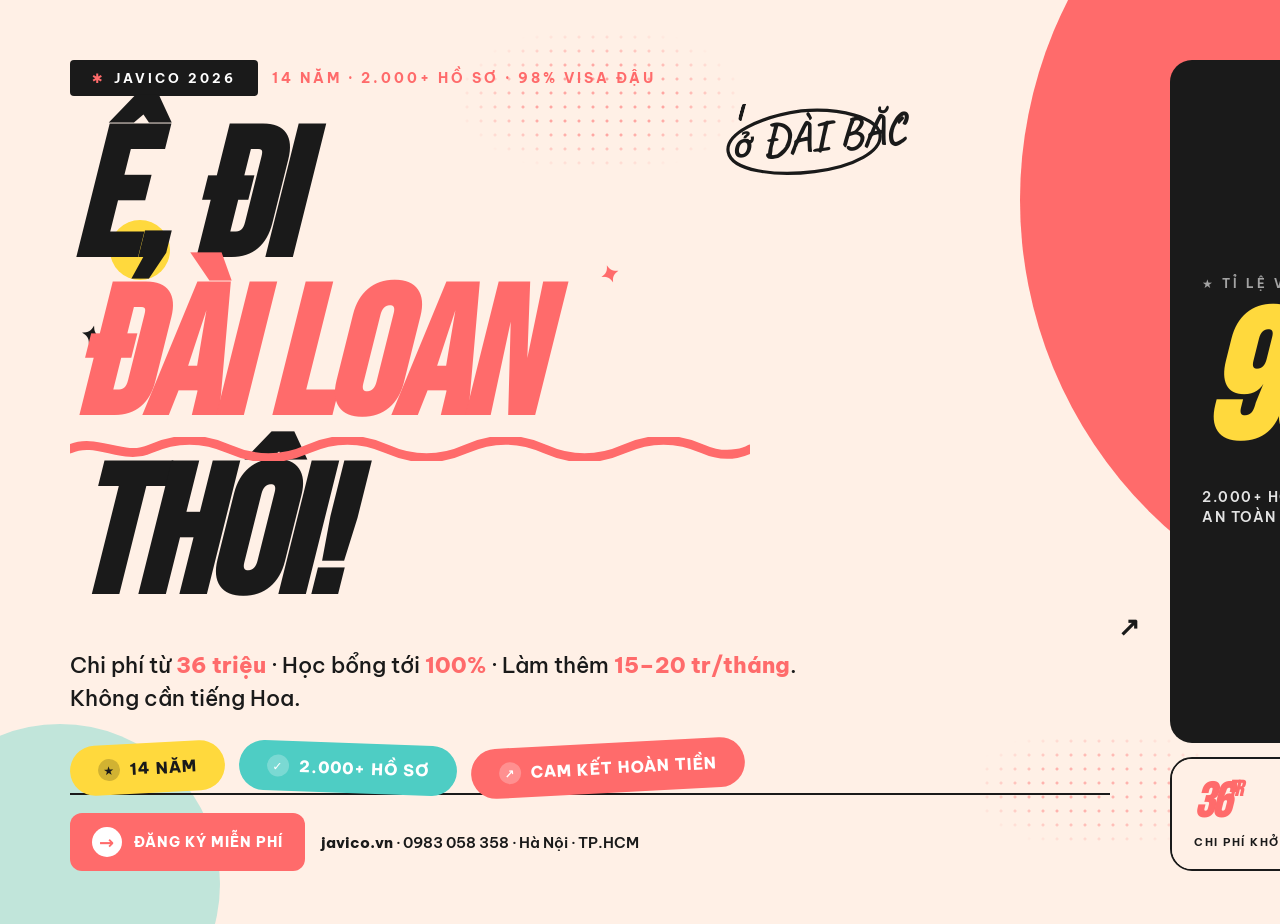
<file: templates/social-fb-cover.html>
<!DOCTYPE html>
<html lang="vi">
<head>
<meta charset="UTF-8">
<title>JAVICO — FB Cover v2 · 1640×924</title>
<link rel="stylesheet" href="_lib.css">
<style>
  body { background: #1a1a1a; }
  .stage { width: 1640px; height: 924px; background: var(--cream); position: relative; overflow: hidden; margin: 0 auto; transform-origin: top left; }
  @media (max-width: 1640px) { body { display: block; } .stage { transform: scale(calc(100vw / 1640)); } }

  .c-coral { position: absolute; width: 880px; height: 880px; top: -240px; right: -260px; background: var(--coral); border-radius: 50%; z-index: 1; }
  .c-mint  { position: absolute; width: 320px; height: 320px; bottom: -120px; left: -100px; background: var(--mint); border-radius: 50%; opacity: .35; z-index: 1; }
  .c-y     { position: absolute; width: 90px; height: 90px; top: 320px; right: 220px; background: var(--yellow); border-radius: 50%; z-index: 1; }
  .c-y2    { position: absolute; width: 60px; height: 60px; top: 220px; left: 110px; background: var(--yellow); border-radius: 50%; z-index: 1; }
  .c-yel-br{ position: absolute; bottom: -50px; right: 60px; width: 180px; height: 180px; background: var(--yellow); border-radius: 50%; z-index: 1; }

  .halftone-tm { position: absolute; top: 30px; left: 460px; width: 280px; height: 140px; color: var(--coral); opacity: .55; background-image: radial-gradient(circle at center, currentColor 1.4px, transparent 1.7px); background-size: 14px 14px; -webkit-mask-image: radial-gradient(ellipse at center, #000 35%, transparent 75%); mask-image: radial-gradient(ellipse at center, #000 35%, transparent 75%); z-index: 1; }
  .halftone-br { position: absolute; bottom: 80px; right: 420px; width: 240px; height: 110px; color: var(--coral); opacity: .45; background-image: radial-gradient(circle at center, currentColor 1.4px, transparent 1.7px); background-size: 14px 14px; -webkit-mask-image: radial-gradient(ellipse at center, #000 40%, transparent 80%); mask-image: radial-gradient(ellipse at center, #000 40%, transparent 80%); z-index: 1; }

  .frame { position: absolute; inset: 60px 70px; z-index: 5; display: grid; grid-template-columns: 1fr 400px; gap: 60px; }

  .col-l { display: flex; flex-direction: column; }
  .top-row { display: flex; align-items: center; gap: 14px; }
  .badge { background: var(--ink); color: #fff; padding: 10px 22px; font-weight: 700; letter-spacing: 3px; font-size: 13px; text-transform: uppercase; border-radius: 4px; }
  .badge::before { content: '✱'; color: var(--coral); margin-right: 8px; }
  .eyebrow { font-family: var(--fs); font-weight: 700; font-size: 14px; letter-spacing: 3px; text-transform: uppercase; color: var(--coral); }

  .hero { margin-top: 28px; position: relative; }
  h1 {
    font-family: var(--fcond);
    font-style: italic; font-weight: 800;
    text-transform: uppercase;
    font-size: 180px; line-height: .88; letter-spacing: -4px;
    color: var(--ink);
  }
  h1 .l-coral { color: var(--coral); display: inline-block; position: relative; }
  h1 .l-coral .hand-wave { display: block; width: 100%; height: 24px; margin: -4px 0 0; }
  h1 .l-final { display: block; }
  .annot { position: absolute; top: -10px; left: 660px; font-family: var(--fhand); font-weight: 700; color: var(--ink); font-size: 44px; line-height: 1; transform: rotate(-5deg); z-index: 6; }
  .annot .pre { font-size: 30px; font-style: italic; margin-right: 4px; }
  .annot svg { position: absolute; inset: -10px -18px -18px -14px; width: calc(100% + 32px); height: calc(100% + 28px); pointer-events: none; }
  .annot::before { content: ''; position: absolute; top: -16px; left: 12px; width: 12px; height: 18px; border-left: 4px solid var(--ink); border-radius: 4px; transform: rotate(20deg); }

  .sub { font-family: var(--fs); font-size: 22px; font-weight: 500; color: var(--ink); margin-top: 30px; line-height: 1.5; max-width: 800px; }
  .sub strong { color: var(--coral); font-weight: 800; }

  .stickers { display: flex; gap: 14px; margin-top: 28px; }
  .stk { display: inline-flex; align-items: center; gap: 10px; font-family: var(--fs); font-weight: 800; font-size: 16px; padding: 14px 28px; border-radius: 50px; text-transform: uppercase; letter-spacing: 1px; }
  .stk-y { background: var(--yellow); color: var(--ink); transform: rotate(-3deg); }
  .stk-m { background: var(--mint);   color: #fff;       transform: rotate(2deg); }
  .stk-c { background: var(--coral);  color: #fff;       transform: rotate(-3deg); }
  .stk .ico { width: 22px; height: 22px; background: rgba(0,0,0,.18); border-radius: 50%; display: grid; place-items: center; font-size: 12px; }
  .stk-m .ico, .stk-c .ico { background: rgba(255,255,255,.25); }

  .footer-l { margin-top: auto; display: flex; align-items: center; gap: 16px; padding-top: 18px; border-top: 2px solid var(--ink); }
  .cta { background: var(--coral); color: #fff; padding: 14px 22px; border-radius: 12px; display: flex; align-items: center; gap: 12px; font-family: var(--fs); font-weight: 800; text-transform: uppercase; letter-spacing: 1px; font-size: 14px; }
  .cta .arrow { width: 30px; height: 30px; background: #fff; color: var(--coral); border-radius: 50%; display: grid; place-items: center; font-size: 18px; font-weight: 900; }
  .meta-l { font-family: var(--fs); font-size: 15px; color: var(--ink); font-weight: 600; }
  .meta-l strong { font-weight: 800; }

  /* Right column */
  .col-r { display: flex; flex-direction: column; gap: 14px; }
  .stat-big { background: var(--ink); color: #fff; border-radius: 22px; padding: 30px 32px; flex: 1; display: flex; flex-direction: column; justify-content: center; }
  .stat-big .lab { font-size: 12px; letter-spacing: 3px; text-transform: uppercase; color: rgba(255,255,255,.6); font-weight: 700; }
  .stat-big .num { font-family: var(--fcond); font-style: italic; font-weight: 900; font-size: 180px; line-height: 1; color: var(--yellow); letter-spacing: -6px; margin-top: 4px; }
  .stat-big .num small { font-size: 70px; vertical-align: top; }
  .stat-big .desc { font-family: var(--fs); font-size: 14px; line-height: 1.45; color: rgba(255,255,255,.88); margin-top: 12px; text-transform: uppercase; letter-spacing: 1.5px; font-weight: 600; }

  .stat-row { display: grid; grid-template-columns: 1fr 1fr; border: 2px solid var(--ink); border-radius: 22px; overflow: hidden; }
  .pill { padding: 20px 22px; background: var(--cream); }
  .pill + .pill { border-left: 2px solid var(--ink); }
  .pill .big { font-family: var(--fcond); font-style: italic; font-weight: 900; font-size: 48px; line-height: 1; color: var(--coral); letter-spacing: -2px; }
  .pill .big small { font-size: 22px; vertical-align: top; }
  .pill .lab { font-family: var(--fs); font-weight: 700; font-size: 11px; letter-spacing: 1.5px; text-transform: uppercase; color: var(--ink); margin-top: 8px; line-height: 1.3; }

  .star { position: absolute; color: var(--ink); font-family: var(--fhand); font-weight: 700; z-index: 4; }
</style>
</head>
<body>
<div class="stage">
  <div class="c-coral"></div>
  <div class="c-mint"></div>
  <div class="c-y"></div>
  <div class="c-y2"></div>
  <div class="c-yel-br"></div>
  <div class="halftone-tm"></div>
  <div class="halftone-br"></div>

  <span class="star" style="top: 320px; left: 80px; font-size: 26px; transform: rotate(15deg);">✦</span>
  <span class="star" style="top: 260px; left: 600px; font-size: 24px; color: var(--coral); transform: rotate(-20deg);">✦</span>
  <span class="star" style="bottom: 280px; right: 500px; font-size: 26px;">↗</span>

  <div class="frame">
    <div class="col-l">
      <div class="top-row">
        <span class="badge">JAVICO 2026</span>
        <span class="eyebrow">14 năm · 2.000+ hồ sơ · 98% visa đậu</span>
      </div>
      <div class="hero">
        <h1>
          Ê, ĐI<br>
          <span class="l-coral">ĐÀI LOAN
            <svg class="hand-wave" viewBox="0 0 680 24" preserveAspectRatio="none">
              <path d="M 0 12 C 26 0 53 24 80 12 S 132 0 159 12 S 211 24 238 12 S 290 0 317 12 S 369 24 396 12 S 448 0 475 12 S 527 24 554 12 S 606 0 633 12 S 680 12 680 12"
                    stroke="#FF6B6B" stroke-width="9" stroke-linecap="round" fill="none"/>
            </svg>
          </span>
          <span class="l-final">THÔI!</span>
        </h1>
        <div class="annot">
          <span class="pre">ở</span> ĐÀI BẮC
          <svg viewBox="0 0 220 90" preserveAspectRatio="none">
            <path d="M 110 7 C 55 10 12 28 14 50 C 16 74 70 86 120 84 C 170 82 208 66 206 44 C 204 24 160 7 110 7 Z" fill="none" stroke="#1A1A1A" stroke-width="4" stroke-linecap="round"/>
          </svg>
        </div>
      </div>
      <p class="sub">Chi phí từ <strong>36 triệu</strong> · Học bổng tới <strong>100%</strong> · Làm thêm <strong>15–20 tr/tháng</strong>. Không cần tiếng Hoa.</p>
      <div class="stickers">
        <span class="stk stk-y"><span class="ico">★</span>14 năm</span>
        <span class="stk stk-m"><span class="ico">✓</span>2.000+ hồ sơ</span>
        <span class="stk stk-c"><span class="ico">↗</span>Cam kết hoàn tiền</span>
      </div>
      <div class="footer-l">
        <span class="cta"><span class="arrow">→</span>Đăng ký miễn phí</span>
        <div class="meta-l"><strong>javico.vn</strong> · 0983 058 358 · Hà Nội · TP.HCM</div>
      </div>
    </div>

    <div class="col-r">
      <div class="stat-big">
        <div class="lab">★ Tỉ lệ visa đậu</div>
        <div class="num">98<small>%</small></div>
        <div class="desc">2.000+ hồ sơ thành công · 14 năm an toàn</div>
      </div>
      <div class="stat-row">
        <div class="pill"><div class="big">36<small>tr</small></div><div class="lab">Chi phí khởi điểm</div></div>
        <div class="pill"><div class="big">20+</div><div class="lab">Trường đối tác</div></div>
      </div>
    </div>
  </div>
</div>
</body>
</html>
</file>
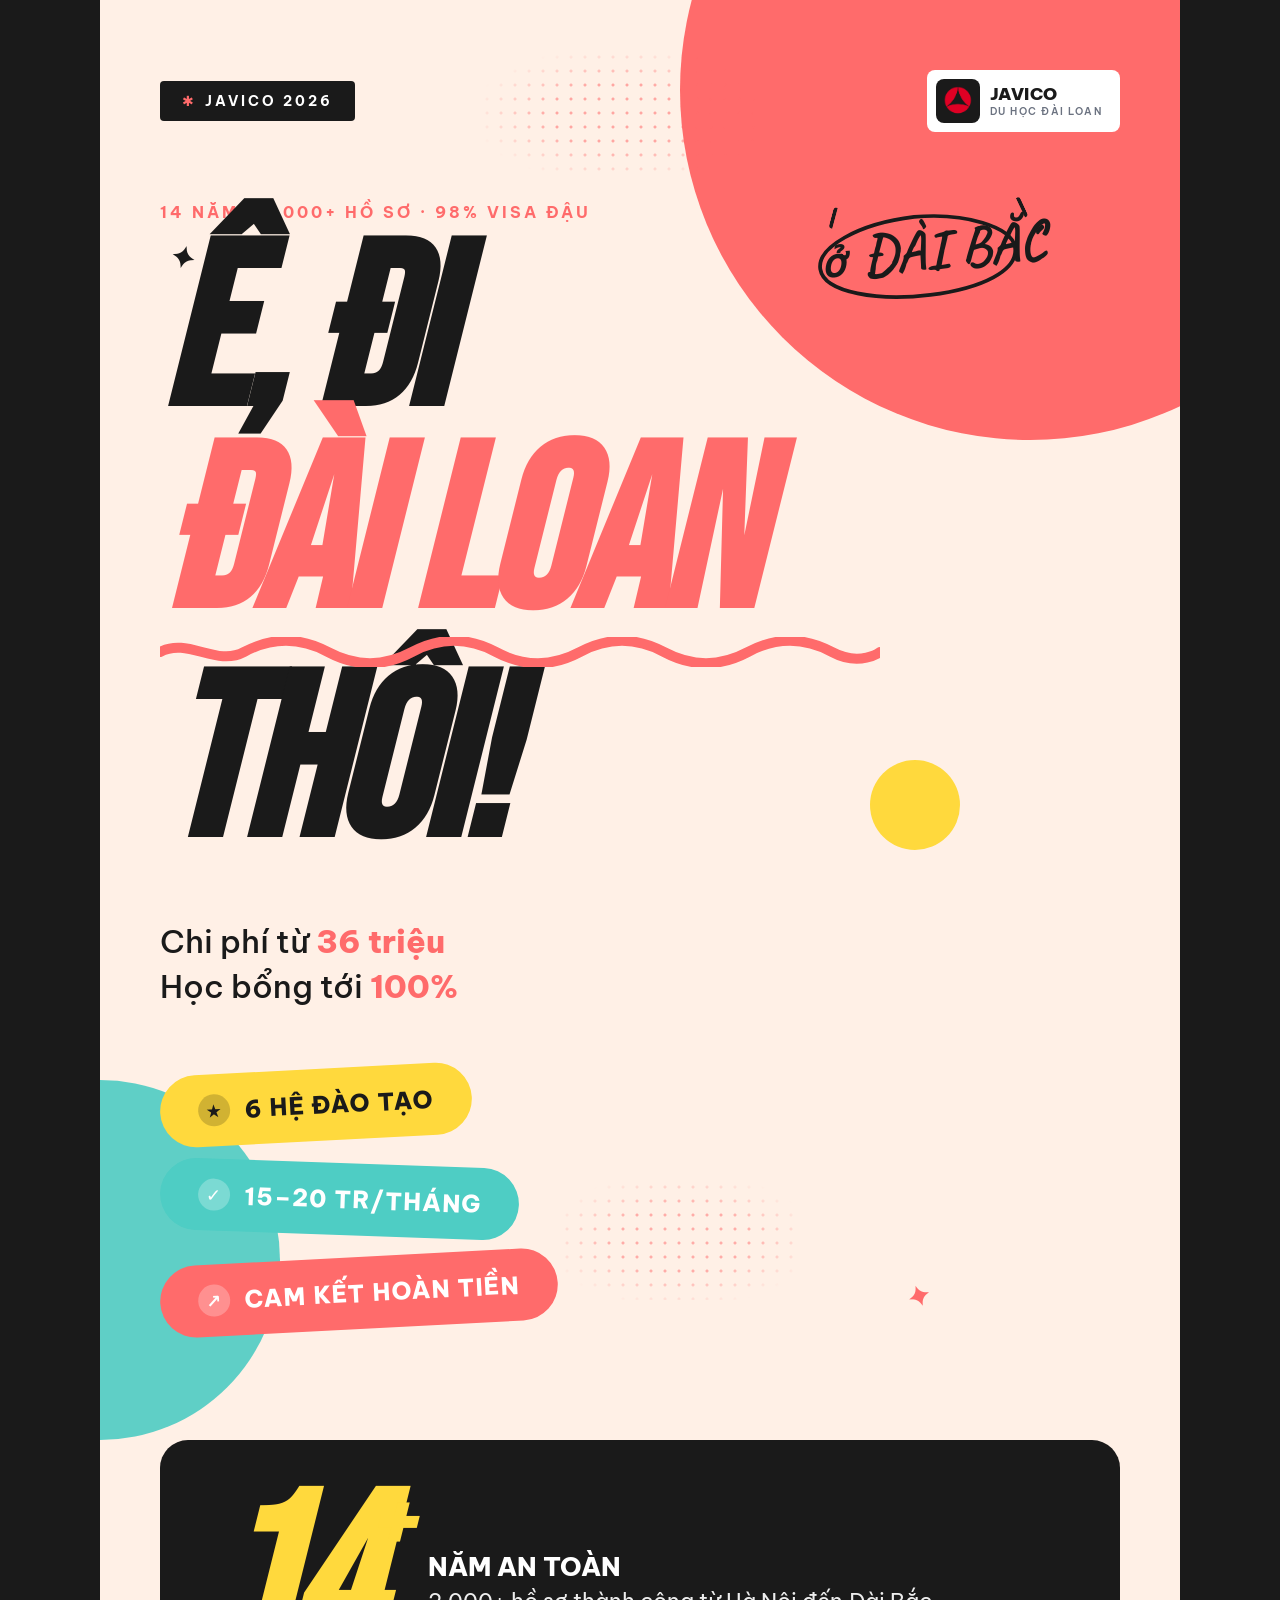
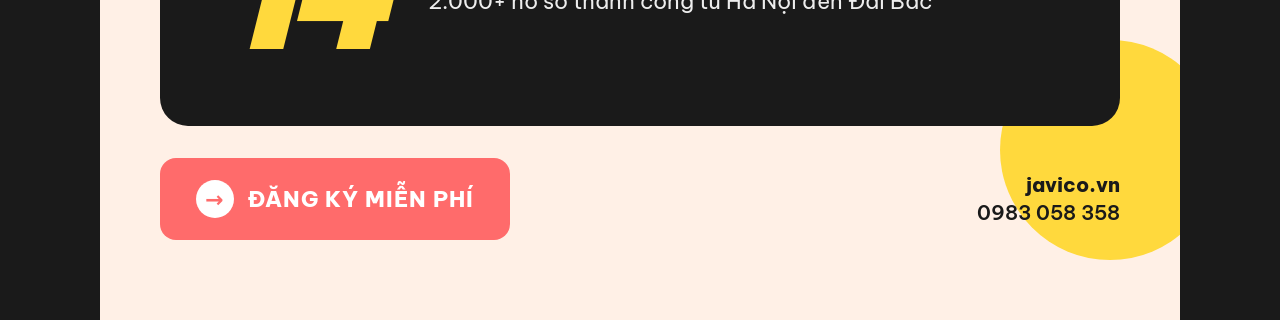
<file: templates/social-ig-story.html>
<!DOCTYPE html>
<html lang="vi">
<head>
<meta charset="UTF-8">
<title>JAVICO — IG Story v2 · 1080×1920</title>
<link rel="stylesheet" href="_lib.css">
<style>
  body { background: #1a1a1a; }
  .stage { width: 1080px; height: 1920px; background: var(--cream); position: relative; overflow: hidden; margin: 0 auto; transform-origin: top left; }
  @media (max-width: 1080px) { body { display: block; } .stage { transform: scale(calc(100vw / 1080)); } }

  .c-coral { position: absolute; width: 700px; height: 700px; top: -260px; right: -200px; background: var(--coral); border-radius: 50%; z-index: 1; }
  .c-mint  { position: absolute; width: 360px; height: 360px; top: 1080px; left: -180px; background: var(--mint); border-radius: 50%; opacity: .9; z-index: 1; }
  .c-y     { position: absolute; width: 90px; height: 90px; top: 760px; right: 220px; background: var(--yellow); border-radius: 50%; z-index: 1; }
  .c-yel-br{ position: absolute; bottom: 60px; right: -40px; width: 220px; height: 220px; background: var(--yellow); border-radius: 50%; z-index: 1; }

  .halftone-tm { position: absolute; top: 50px; left: 380px; width: 280px; height: 130px; color: var(--coral); opacity: .55; background-image: radial-gradient(circle at center, currentColor 1.4px, transparent 1.7px); background-size: 14px 14px; -webkit-mask-image: radial-gradient(ellipse at center, #000 35%, transparent 75%); mask-image: radial-gradient(ellipse at center, #000 35%, transparent 75%); z-index: 1; }
  .halftone-mid { position: absolute; top: 1180px; right: 380px; width: 240px; height: 120px; color: var(--coral); opacity: .5; background-image: radial-gradient(circle at center, currentColor 1.4px, transparent 1.7px); background-size: 14px 14px; -webkit-mask-image: radial-gradient(ellipse at center, #000 40%, transparent 80%); mask-image: radial-gradient(ellipse at center, #000 40%, transparent 80%); z-index: 1; }

  .frame { position: absolute; inset: 70px 60px 80px; z-index: 5; display: flex; flex-direction: column; }
  .top { display: flex; justify-content: space-between; align-items: center; }
  .badge { background: var(--ink); color: #fff; padding: 11px 22px; font-weight: 700; letter-spacing: 3px; font-size: 14px; text-transform: uppercase; border-radius: 4px; }
  .badge::before { content: '✱'; color: var(--coral); margin-right: 8px; }
  .logo-r { display: flex; align-items: center; gap: 10px; background: #fff; padding: 9px 18px 9px 9px; border-radius: 8px; }
  .logo-r .mark { width: 44px; height: 44px; background: var(--ink); border-radius: 8px; padding: 4px; flex-shrink: 0; }
  .logo-r .mark img { width: 100%; height: 100%; object-fit: contain; }
  .logo-r .wm { font-family: var(--fs); font-weight: 900; font-size: 17px; line-height: 1; letter-spacing: .5px; white-space: nowrap; }
  .logo-r .wm small { display: block; font-weight: 600; font-size: 10px; color: var(--muted); letter-spacing: 1.5px; margin-top: 4px; white-space: nowrap; }

  .eyebrow { font-family: var(--fs); font-weight: 700; font-size: 16px; letter-spacing: 3px; text-transform: uppercase; color: var(--coral); margin-top: 70px; }

  .hero { margin-top: 14px; position: relative; }
  h1 {
    font-family: var(--fcond);
    font-style: italic; font-weight: 800;
    text-transform: uppercase;
    font-size: 230px; line-height: .88; letter-spacing: -5px;
    color: var(--ink);
  }
  h1 .l-coral { color: var(--coral); display: inline-block; position: relative; }
  h1 .l-coral .hand-wave { display: block; width: 100%; height: 30px; margin: -4px 0 0; }
  h1 .l-final { display: block; }

  .annot {
    position: absolute;
    top: -14px; left: 660px;
    font-family: var(--fhand); font-weight: 700;
    color: var(--ink); font-size: 56px;
    line-height: 1; transform: rotate(-5deg);
    z-index: 6;
  }
  .annot .pre { font-size: 38px; font-style: italic; margin-right: 6px; }
  .annot svg { position: absolute; inset: -14px -22px -22px -16px; width: calc(100% + 38px); height: calc(100% + 36px); pointer-events: none; }
  .annot::before { content: ''; position: absolute; top: -22px; left: 14px; width: 14px; height: 22px; border-left: 4px solid var(--ink); border-radius: 4px; transform: rotate(20deg); }
  .annot::after  { content: ''; position: absolute; top: -16px; right: 18px; width: 16px; height: 22px; border-right: 4px solid var(--ink); border-radius: 4px; transform: rotate(-20deg); }

  .sub { font-family: var(--fs); font-size: 32px; font-weight: 500; color: var(--ink); margin-top: 50px; line-height: 1.4; }
  .sub strong { color: var(--coral); font-weight: 800; }

  .stickers { display: flex; flex-direction: column; gap: 22px; align-items: flex-start; margin-top: 60px; }
  .stk {
    display: inline-flex; align-items: center; gap: 14px;
    font-family: var(--fs); font-weight: 800; font-size: 24px;
    padding: 20px 38px; border-radius: 60px;
    text-transform: uppercase; letter-spacing: 1px;
  }
  .stk-y { background: var(--yellow); color: var(--ink); transform: rotate(-3deg); }
  .stk-m { background: var(--mint);   color: #fff;       transform: rotate(2deg); }
  .stk-c { background: var(--coral);  color: #fff;       transform: rotate(-3deg); }
  .stk .ico { width: 32px; height: 32px; background: rgba(0,0,0,.18); border-radius: 50%; display: grid; place-items: center; font-size: 18px; flex-shrink: 0; }
  .stk-m .ico, .stk-c .ico { background: rgba(255,255,255,.25); }

  /* Stat block */
  .stat { margin-top: auto; background: var(--ink); color: #fff; border-radius: 28px; padding: 44px 48px; display: flex; align-items: center; gap: 28px; }
  .stat-num { font-family: var(--fcond); font-style: italic; font-weight: 900; font-size: 220px; line-height: .9; color: var(--yellow); letter-spacing: -8px; }
  .stat-num small { font-size: 100px; vertical-align: top; }
  .stat-txt { font-family: var(--fs); font-size: 22px; line-height: 1.4; color: rgba(255,255,255,.92); }
  .stat-txt strong { color: #fff; font-weight: 800; display: block; font-size: 26px; }

  .footer { display: flex; justify-content: space-between; align-items: center; margin-top: 32px; }
  .cta { background: var(--coral); color: #fff; padding: 22px 36px; border-radius: 16px; font-weight: 800; font-size: 22px; text-transform: uppercase; letter-spacing: 1px; display: flex; align-items: center; gap: 14px; }
  .cta .arrow { width: 38px; height: 38px; background: #fff; color: var(--coral); border-radius: 50%; display: grid; place-items: center; font-size: 22px; font-weight: 900; }
  .meta { font-family: var(--fs); font-size: 20px; color: var(--ink); text-align: right; font-weight: 600; line-height: 1.4; }
  .meta strong { font-weight: 800; }

  .star { position: absolute; color: var(--ink); font-family: var(--fhand); font-weight: 700; z-index: 4; }
</style>
</head>
<body>
<div class="stage">
  <div class="c-coral"></div>
  <div class="c-mint"></div>
  <div class="c-y"></div>
  <div class="c-yel-br"></div>
  <div class="halftone-tm"></div>
  <div class="halftone-mid"></div>

  <span class="star" style="top: 240px; left: 70px; font-size: 30px; transform: rotate(15deg);">✦</span>
  <span class="star" style="top: 1280px; right: 250px; font-size: 28px; color: var(--coral); transform: rotate(-20deg);">✦</span>
  <span class="star" style="top: 1480px; left: 90px; font-size: 30px;">↗</span>

  <div class="frame">
    <div class="top">
      <span class="badge">JAVICO 2026</span>
      <div class="logo-r">
        <div class="mark"><img src="../img/Logo%20JVC%20unlock%20BG.png" alt="JAVICO"></div>
        <div class="wm">JAVICO<small>DU HỌC ĐÀI LOAN</small></div>
      </div>
    </div>

    <div class="eyebrow">14 năm · 2.000+ hồ sơ · 98% visa đậu</div>

    <div class="hero">
      <h1>
        Ê, ĐI<br>
        <span class="l-coral">ĐÀI LOAN
          <svg class="hand-wave" viewBox="0 0 720 30" preserveAspectRatio="none">
            <path d="M 0 15 C 28 0 56 30 84 15 S 140 0 168 15 S 224 30 252 15 S 308 0 336 15 S 392 30 420 15 S 476 0 504 15 S 560 30 588 15 S 644 0 672 15 S 720 15 720 15"
                  stroke="#FF6B6B" stroke-width="10" stroke-linecap="round" fill="none"/>
          </svg>
        </span>
        <span class="l-final">THÔI!</span>
      </h1>
      <div class="annot">
        <span class="pre">ở</span> ĐÀI BẮC
        <svg viewBox="0 0 240 100" preserveAspectRatio="none">
          <path d="M 120 8 C 60 10 14 32 16 56 C 18 82 75 96 130 94 C 185 92 226 76 224 50 C 222 28 175 8 120 8 Z" fill="none" stroke="#1A1A1A" stroke-width="4" stroke-linecap="round"/>
        </svg>
      </div>

      <p class="sub">Chi phí từ <strong>36 triệu</strong><br>Học bổng tới <strong>100%</strong></p>

      <div class="stickers">
        <span class="stk stk-y"><span class="ico">★</span>6 hệ đào tạo</span>
        <span class="stk stk-m"><span class="ico">✓</span>15–20 tr/tháng</span>
        <span class="stk stk-c"><span class="ico">↗</span>Cam kết hoàn tiền</span>
      </div>
    </div>

    <div class="stat">
      <span class="stat-num">14<small>+</small></span>
      <div class="stat-txt"><strong>NĂM AN TOÀN</strong>2.000+ hồ sơ thành công từ Hà Nội đến Đài Bắc</div>
    </div>

    <div class="footer">
      <span class="cta"><span class="arrow">→</span>Đăng ký miễn phí</span>
      <div class="meta"><strong>javico.vn</strong><br>0983 058 358</div>
    </div>
  </div>
</div>
</body>
</html>
</file>
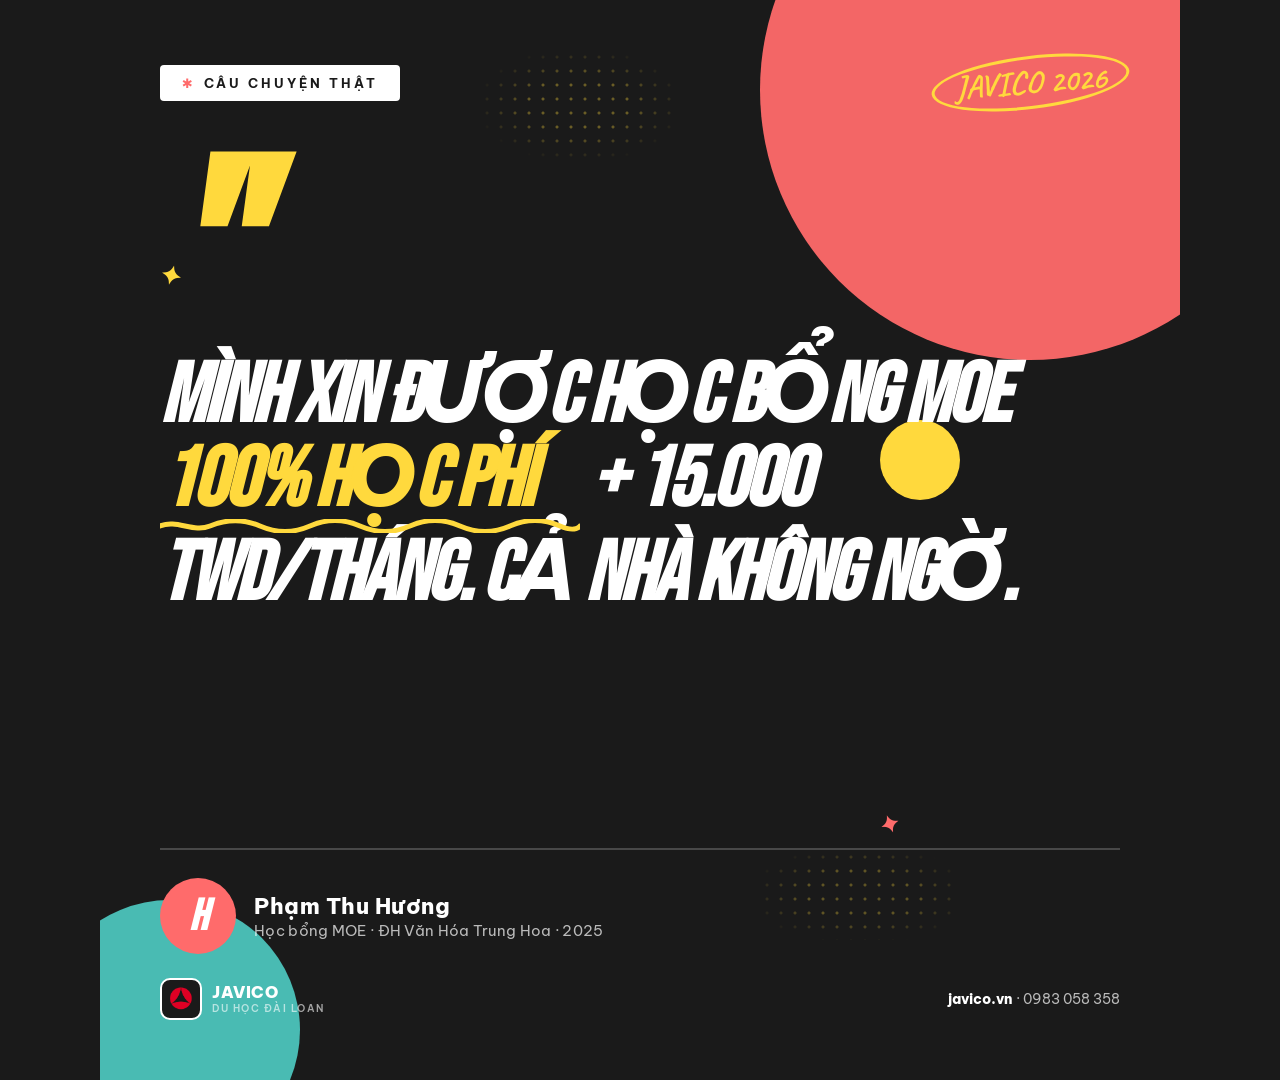
<file: templates/social-quote-card.html>
<!DOCTYPE html>
<html lang="vi">
<head>
<meta charset="UTF-8">
<title>JAVICO — Quote Card v2 · 1080×1080</title>
<link rel="stylesheet" href="_lib.css">
<style>
  body { background: #1a1a1a; }
  .stage { width: 1080px; height: 1080px; background: var(--ink); position: relative; overflow: hidden; margin: 0 auto; transform-origin: top left; }
  @media (max-width: 1080px) { body { display: block; } .stage { transform: scale(calc(100vw / 1080)); } }

  .c-coral { position: absolute; width: 540px; height: 540px; top: -180px; right: -120px; background: var(--coral); border-radius: 50%; opacity: .95; z-index: 1; }
  .c-mint  { position: absolute; width: 260px; height: 260px; bottom: -80px; left: -60px; background: var(--mint); border-radius: 50%; opacity: .9; z-index: 1; }
  .c-y     { position: absolute; width: 80px; height: 80px; top: 420px; right: 220px; background: var(--yellow); border-radius: 50%; z-index: 1; }

  .halftone-tm { position: absolute; top: 50px; left: 380px; width: 200px; height: 110px; color: var(--yellow); opacity: .35; background-image: radial-gradient(circle at center, currentColor 1.4px, transparent 1.7px); background-size: 14px 14px; -webkit-mask-image: radial-gradient(ellipse at center, #000 35%, transparent 75%); mask-image: radial-gradient(ellipse at center, #000 35%, transparent 75%); z-index: 1; }
  .halftone-br { position: absolute; bottom: 140px; right: 220px; width: 200px; height: 90px; color: var(--yellow); opacity: .3; background-image: radial-gradient(circle at center, currentColor 1.4px, transparent 1.7px); background-size: 14px 14px; -webkit-mask-image: radial-gradient(ellipse at center, #000 40%, transparent 80%); mask-image: radial-gradient(ellipse at center, #000 40%, transparent 80%); z-index: 1; }

  .frame { position: absolute; inset: 60px; z-index: 5; display: flex; flex-direction: column; }
  .top { display: flex; justify-content: space-between; align-items: center; }
  .badge { background: #fff; color: var(--ink); padding: 10px 22px; font-weight: 700; letter-spacing: 3px; font-size: 13px; text-transform: uppercase; border-radius: 4px; }
  .badge::before { content: '✱'; color: var(--coral); margin-right: 8px; }
  .scribble-tag { font-family: var(--fhand); font-weight: 700; color: var(--yellow); font-size: 32px; transform: rotate(-4deg); position: relative; padding: 2px 14px; }
  .scribble-tag::before { content: ''; position: absolute; inset: -4px -10px; border: 3px solid var(--yellow); border-radius: 50%; transform: rotate(-3deg); pointer-events: none; }

  .mark {
    font-family: var(--fcond); font-style: italic; font-weight: 900;
    color: var(--yellow); font-size: 280px; line-height: 1;
    margin: 30px 0 -60px -10px; letter-spacing: -8px;
  }

  .quote {
    font-family: var(--fcond);
    font-style: italic; font-weight: 800;
    font-size: 84px; line-height: 1; letter-spacing: -2px;
    color: #fff; max-width: 920px;
    text-transform: uppercase;
  }
  .quote em { color: var(--yellow); font-style: italic; position: relative; display: inline-block; }
  .quote em .hand-wave { display: block; width: 100%; height: 14px; margin: -4px 0 0; }

  .author { margin-top: auto; padding-top: 28px; border-top: 2px solid rgba(255,255,255,.2); display: flex; align-items: center; gap: 18px; }
  .avatar { width: 76px; height: 76px; border-radius: 50%; background: var(--coral); color: #fff; display: grid; place-items: center; font-family: var(--fcond); font-weight: 900; font-style: italic; font-size: 44px; }
  .author .info { color: #fff; font-family: var(--fs); }
  .author .info strong { display: block; font-weight: 800; font-size: 22px; letter-spacing: .5px; }
  .author .info span { font-size: 15px; color: rgba(255,255,255,.7); letter-spacing: .3px; }

  .logo-row { display: flex; justify-content: space-between; align-items: center; margin-top: 24px; }
  .logo { display: flex; align-items: center; gap: 10px; }
  .logo .mark-l { width: 42px; height: 42px; background: var(--ink); border: 2px solid #fff; border-radius: 10px; padding: 4px; }
  .logo .mark-l img { width: 100%; height: 100%; object-fit: contain; }
  .logo .wm { font-family: var(--fs); font-weight: 900; font-size: 16px; letter-spacing: .5px; line-height: 1; color: #fff; }
  .logo .wm small { display: block; font-weight: 600; font-size: 10px; color: rgba(255,255,255,.6); letter-spacing: 1.5px; margin-top: 4px; }
  .url { font-family: var(--fs); font-size: 14px; color: rgba(255,255,255,.7); }
  .url strong { color: #fff; font-weight: 800; }

  .star { position: absolute; color: var(--yellow); font-family: var(--fhand); font-weight: 700; z-index: 4; }
</style>
</head>
<body>
<div class="stage">
  <div class="c-coral"></div>
  <div class="c-mint"></div>
  <div class="c-y"></div>
  <div class="halftone-tm"></div>
  <div class="halftone-br"></div>

  <span class="star" style="top: 260px; left: 60px; font-size: 26px; transform: rotate(15deg);">✦</span>
  <span class="star" style="bottom: 240px; right: 280px; font-size: 24px; color: var(--coral); transform: rotate(-20deg);">✦</span>

  <div class="frame">
    <div class="top">
      <span class="badge">CÂU CHUYỆN THẬT</span>
      <span class="scribble-tag">JAVICO 2026</span>
    </div>
    <div class="mark">"</div>
    <p class="quote">Mình xin được học bổng MOE
      <em>100% học phí
        <svg class="hand-wave" viewBox="0 0 420 14" preserveAspectRatio="none">
          <path d="M 0 7 C 17 0 33 14 50 7 S 84 0 100 7 S 134 14 150 7 S 184 0 200 7 S 234 14 250 7 S 284 0 300 7 S 334 14 350 7 S 384 0 400 7 S 420 7 420 7"
                stroke="#FFD93D" stroke-width="5" stroke-linecap="round" fill="none"/>
        </svg>
      </em>
      + 15.000 TWD/tháng. Cả nhà không ngờ.
    </p>

    <div class="author">
      <div class="avatar">H</div>
      <div class="info">
        <strong>Phạm Thu Hương</strong>
        <span>Học bổng MOE · ĐH Văn Hóa Trung Hoa · 2025</span>
      </div>
    </div>

    <div class="logo-row">
      <div class="logo">
        <div class="mark-l"><img src="../img/Logo%20JVC%20unlock%20BG.png" alt="JAVICO"></div>
        <div class="wm">JAVICO<small>DU HỌC ĐÀI LOAN</small></div>
      </div>
      <span class="url"><strong>javico.vn</strong> · 0983 058 358</span>
    </div>
  </div>
</div>
</body>
</html>
</file>
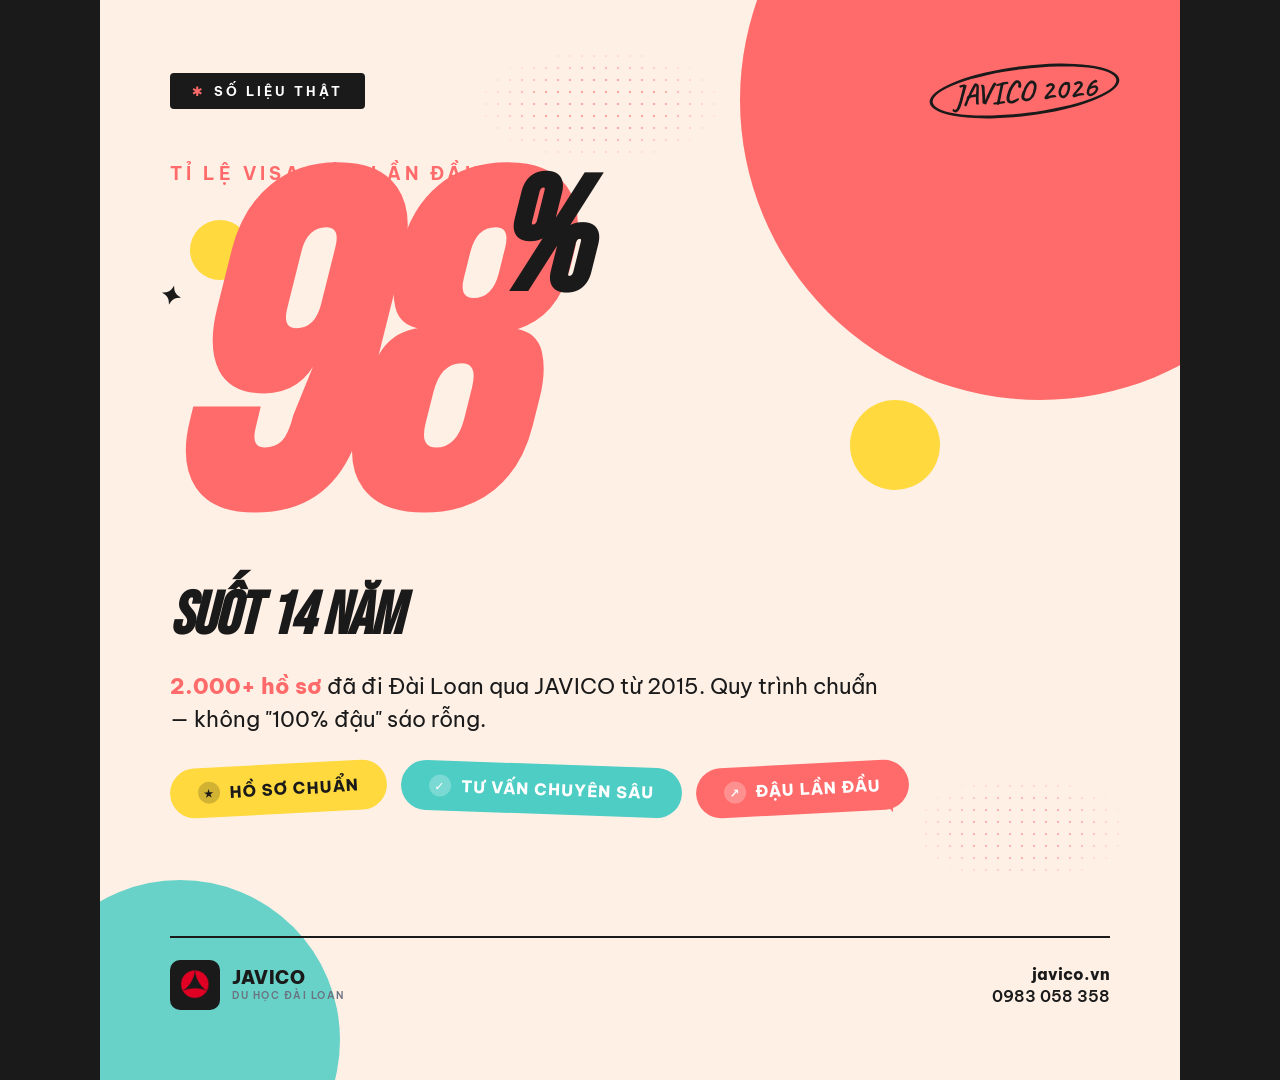
<file: templates/social-stat-card.html>
<!DOCTYPE html>
<html lang="vi">
<head>
<meta charset="UTF-8">
<title>JAVICO — Stat Card v2 · 1080×1080</title>
<link rel="stylesheet" href="_lib.css">
<style>
  body { background: #1a1a1a; }
  .stage { width: 1080px; height: 1080px; background: var(--cream); position: relative; overflow: hidden; margin: 0 auto; transform-origin: top left; }
  @media (max-width: 1080px) { body { display: block; } .stage { transform: scale(calc(100vw / 1080)); } }

  .c-coral { position: absolute; width: 600px; height: 600px; top: -200px; right: -160px; background: var(--coral); border-radius: 50%; z-index: 1; }
  .c-mint  { position: absolute; width: 320px; height: 320px; bottom: -120px; left: -80px; background: var(--mint); border-radius: 50%; opacity: .85; z-index: 1; }
  .c-y     { position: absolute; width: 90px; height: 90px; top: 400px; right: 240px; background: var(--yellow); border-radius: 50%; z-index: 1; }
  .c-y2    { position: absolute; width: 60px; height: 60px; top: 220px; left: 90px; background: var(--yellow); border-radius: 50%; z-index: 1; }

  .halftone-tm { position: absolute; top: 50px; left: 380px; width: 240px; height: 110px; color: var(--coral); opacity: .55; background-image: radial-gradient(circle at center, currentColor 1.3px, transparent 1.6px); background-size: 12px 12px; -webkit-mask-image: radial-gradient(ellipse at center, #000 35%, transparent 75%); mask-image: radial-gradient(ellipse at center, #000 35%, transparent 75%); z-index: 1; }
  .halftone-br { position: absolute; bottom: 200px; right: 60px; width: 200px; height: 100px; color: var(--coral); opacity: .45; background-image: radial-gradient(circle at center, currentColor 1.3px, transparent 1.6px); background-size: 12px 12px; -webkit-mask-image: radial-gradient(ellipse at center, #000 40%, transparent 80%); mask-image: radial-gradient(ellipse at center, #000 40%, transparent 80%); z-index: 1; }

  .frame { position: absolute; inset: 70px; z-index: 5; display: flex; flex-direction: column; }
  .top { display: flex; justify-content: space-between; align-items: center; }
  .badge { background: var(--ink); color: #fff; padding: 10px 22px; font-weight: 700; letter-spacing: 3px; font-size: 13px; text-transform: uppercase; border-radius: 4px; }
  .badge::before { content: '✱'; color: var(--coral); margin-right: 8px; }
  .scribble-tag { font-family: var(--fhand); font-weight: 700; color: var(--ink); font-size: 30px; transform: rotate(-4deg); position: relative; padding: 2px 14px; }
  .scribble-tag::before { content: ''; position: absolute; inset: -4px -10px; border: 3px solid var(--ink); border-radius: 50%; transform: rotate(-3deg); pointer-events: none; }

  .eyebrow { font-family: var(--fs); font-weight: 700; font-size: 18px; letter-spacing: 4px; text-transform: uppercase; color: var(--coral); margin-top: 50px; }

  .hero {
    font-family: var(--fcond); font-style: italic; font-weight: 900;
    text-transform: uppercase;
    color: var(--ink);
    font-size: 460px; line-height: .85;
    letter-spacing: -16px;
    margin: -10px 0 0 -14px;
    position: relative;
  }
  .hero em { color: var(--coral); font-style: italic; }
  .hero small { font-size: 160px; vertical-align: top; letter-spacing: -6px; }

  .unit { font-family: var(--fcond); font-weight: 900; font-style: italic; font-size: 60px; color: var(--ink); margin-top: 14px; text-transform: uppercase; letter-spacing: -1px; }
  .desc { font-family: var(--fs); font-size: 22px; color: var(--ink); line-height: 1.5; margin-top: 18px; max-width: 720px; }
  .desc strong { color: var(--coral); font-weight: 800; }

  .stickers { display: flex; gap: 14px; margin-top: 28px; }
  .stk { display: inline-flex; align-items: center; gap: 10px; font-family: var(--fs); font-weight: 800; font-size: 16px; padding: 14px 28px; border-radius: 50px; text-transform: uppercase; letter-spacing: 1px; }
  .stk-y { background: var(--yellow); color: var(--ink); transform: rotate(-3deg); }
  .stk-m { background: var(--mint);   color: #fff;       transform: rotate(2deg); }
  .stk-c { background: var(--coral);  color: #fff;       transform: rotate(-3deg); }
  .stk .ico { width: 22px; height: 22px; background: rgba(0,0,0,.18); border-radius: 50%; display: grid; place-items: center; font-size: 12px; }
  .stk-m .ico, .stk-c .ico { background: rgba(255,255,255,.25); }

  .bottom { margin-top: auto; display: flex; justify-content: space-between; align-items: center; border-top: 2px solid var(--ink); padding-top: 22px; }
  .logo { display: flex; align-items: center; gap: 12px; }
  .logo .mark-l { width: 50px; height: 50px; background: var(--ink); border-radius: 10px; padding: 6px; }
  .logo .mark-l img { width: 100%; height: 100%; object-fit: contain; }
  .logo .wm { font-weight: 900; font-size: 18px; letter-spacing: .5px; line-height: 1; }
  .logo .wm small { display: block; font-weight: 600; font-size: 10px; color: var(--muted); letter-spacing: 1.5px; margin-top: 4px; }
  .meta { font-family: var(--fs); font-size: 16px; color: var(--ink); text-align: right; line-height: 1.4; font-weight: 600; }
  .meta strong { font-weight: 800; }

  .star { position: absolute; color: var(--ink); font-family: var(--fhand); font-weight: 700; z-index: 4; }
</style>
</head>
<body>
<div class="stage">
  <div class="c-coral"></div>
  <div class="c-mint"></div>
  <div class="c-y"></div>
  <div class="c-y2"></div>
  <div class="halftone-tm"></div>
  <div class="halftone-br"></div>

  <span class="star" style="top: 280px; left: 60px; font-size: 26px; transform: rotate(15deg);">✦</span>
  <span class="star" style="bottom: 260px; right: 280px; font-size: 24px; color: var(--coral); transform: rotate(-20deg);">✦</span>

  <div class="frame">
    <div class="top">
      <span class="badge">SỐ LIỆU THẬT</span>
      <span class="scribble-tag">JAVICO 2026</span>
    </div>

    <div class="eyebrow">Tỉ lệ visa đậu lần đầu</div>
    <div class="hero"><em>98</em><small>%</small></div>
    <div class="unit">SUỐT 14 NĂM</div>
    <p class="desc"><strong>2.000+ hồ sơ</strong> đã đi Đài Loan qua JAVICO từ 2015. Quy trình chuẩn — không "100% đậu" sáo rỗng.</p>

    <div class="stickers">
      <span class="stk stk-y"><span class="ico">★</span>Hồ sơ chuẩn</span>
      <span class="stk stk-m"><span class="ico">✓</span>Tư vấn chuyên sâu</span>
      <span class="stk stk-c"><span class="ico">↗</span>Đậu lần đầu</span>
    </div>

    <div class="bottom">
      <div class="logo">
        <div class="mark-l"><img src="../img/Logo%20JVC%20unlock%20BG.png" alt="JAVICO"></div>
        <div class="wm">JAVICO<small>DU HỌC ĐÀI LOAN</small></div>
      </div>
      <div class="meta"><strong>javico.vn</strong><br>0983 058 358</div>
    </div>
  </div>
</div>
</body>
</html>
</file>
<file: templates/_lib.css>
/* =====================================================
   JAVICO — Editorial Templates Library
   Shared design tokens + fonts for /templates/ assets
   v1.0 — 05/2026
   ===================================================== */

/* ===== Fonts (Google Fonts CDN) ===== */
@import url('https://fonts.googleapis.com/css2?family=Be+Vietnam+Pro:wght@400;500;600;700;800;900&family=Bebas+Neue&family=Caveat:wght@700&family=Playfair+Display:ital,wght@1,800;1,900&family=Noto+Serif+TC:wght@700;900&display=swap');

/* ===== Tokens ===== */
:root {
  /* Brand colors */
  --cream:    #FFF0E6;
  --coral:    #FF6B6B;
  --coral-2:  #E85555;
  --mint:     #4ECDC4;
  --mint-2:   #3AB5AB;
  --yellow:   #FFD93D;
  --yellow-2: #E8B900;
  --black:    #1A1A1A;
  --ink:      #1A1A1A;
  --muted:    #6B7280;

  /* Typography */
  --fs:     'Be Vietnam Pro', system-ui, -apple-system, sans-serif;
  --fd:     'Playfair Display', Georgia, serif;        /* Display italic (VN-friendly fallback) */
  --fcond:  'Bebas Neue', 'Be Vietnam Pro', sans-serif; /* Condensed display */
  --fhand:  'Caveat', cursive;                          /* Handwritten */
  --fcjk:   'Noto Serif TC', 'Songti SC', 'STSong', serif; /* Chinese stamp char */
}

/* ===== Base reset ===== */
*, *::before, *::after { box-sizing: border-box; margin: 0; padding: 0; }
body {
  font-family: var(--fs);
  color: var(--ink);
  -webkit-font-smoothing: antialiased;
  -moz-osx-font-smoothing: grayscale;
  display: flex; align-items: flex-start; justify-content: center;
  min-height: 100vh;
}
img, svg { max-width: 100%; display: block; }

/* ===== Top-left JAVICO badge (shared motif) ===== */
.jvc-badge-tl {
  background: var(--black); color: #fff;
  padding: 10px 22px;
  font-weight: 700; letter-spacing: 3px; font-size: 13px;
  text-transform: uppercase; border-radius: 4px;
  font-family: var(--fs);
  display: inline-block;
}
.jvc-badge-tl::before { content: '✱'; color: var(--coral); margin-right: 8px; }

/* ===== Print helpers ===== */
@media print {
  body { background: white; display: block; }
  .stage { box-shadow: none; margin: 0; }
}
</file>
<file: css/style.css>
/* =====================================================
   JAVICO — Du Học Đài Loan 2026
   Design: Vibrant Youth × Be Vietnam Pro
   v2.0 — UX/UI refined (dedup + polish + smoother)
   ===================================================== */

/* ===== 1. TOKENS ===== */
:root {
  --cream:   #FFF0E6;
  --coral:   #FF6B6B;
  --coral-2: #E85555;
  --mint:    #4ECDC4;
  --mint-2:  #3AB5AB;
  --yellow:  #FFD93D;
  --yellow-2:#E8B900;
  --black:   #1A1A1A;
  --ink:     #1A1A1A;
  --muted:   #6B7280;
  --line:    #E5E7EB;
  --line-2:  #EDEFF2;
  --bg:      #FCFCFD;
  --green:   #10B981;

  --coral-light:  rgba(255,107,107,.12);
  --mint-light:   rgba(78,205,196,.12);
  --yellow-light: rgba(255,217,61,.18);

  --max-w: 1180px;
  --gap:   24px;

  --shadow-sm: 0 2px 6px rgba(26,26,26,.04);
  --shadow:    0 12px 32px -12px rgba(26,26,26,.12), 0 2px 6px rgba(26,26,26,.04);
  --shadow-lg: 0 24px 60px -24px rgba(26,26,26,.18), 0 4px 12px rgba(26,26,26,.06);
  --shadow-coral: 0 14px 36px -14px rgba(255,107,107,.42);

  --radius-sm: 8px;
  --radius:    14px;
  --radius-lg: 20px;

  --ease:      cubic-bezier(.4, 0, .2, 1);
  --ease-out:  cubic-bezier(.16, 1, .3, 1);
  --t-fast:    .18s;
  --t-base:    .28s;
  --t-slow:    .5s;

  --font-serif: Georgia, 'DejaVu Serif', serif;
  --font-sans:  'Be Vietnam Pro', system-ui, -apple-system, BlinkMacSystemFont, sans-serif;
}

/* ===== 2. RESET + BASE ===== */
*, *::before, *::after { box-sizing: border-box; margin: 0; padding: 0; }
html { scroll-behavior: smooth; -webkit-text-size-adjust: 100%; }
body {
  font-family: var(--font-sans);
  background: var(--bg); color: var(--ink);
  -webkit-font-smoothing: antialiased; -moz-osx-font-smoothing: grayscale;
  line-height: 1.6;
}
img, svg { max-width: 100%; display: block; }
a { color: inherit; text-decoration: none; }
button { font-family: inherit; }
:focus-visible {
  outline: 2px solid var(--coral);
  outline-offset: 3px;
  border-radius: 4px;
}
input:focus-visible, select:focus-visible, textarea:focus-visible { outline: none; }
::selection { background: var(--coral); color: #fff; }

@media (prefers-reduced-motion: reduce) {
  *, *::before, *::after {
    animation-duration: .01ms !important;
    animation-iteration-count: 1 !important;
    transition-duration: .01ms !important;
    scroll-behavior: auto !important;
  }
}

/* ===== 3. LAYOUT ===== */
.wrap, .container {
  max-width: var(--max-w);
  margin: 0 auto;
  padding: 0 var(--gap);
}
.section { padding: 88px 0; }
.section-cream, .section-cream-alt { background: var(--cream); }
.section-white { background: #fff; }
.section-light { background: #fafbfc; }
.section-coral { background: var(--coral); color: #fff; }
.section-black { background: var(--black); color: #fff; }
.section-special {
  background: linear-gradient(135deg, var(--coral) 0%, #ff8888 100%);
  color: #fff;
  position: relative;
  overflow: hidden;
}
.section-special::before, .section-special::after {
  content: ''; position: absolute; border-radius: 50%; pointer-events: none;
}
.section-special::before {
  width: 320px; height: 320px;
  background: rgba(255,255,255,.08);
  top: -80px; right: -80px;
}
.section-special::after {
  width: 220px; height: 220px;
  background: rgba(255,255,255,.06);
  bottom: -60px; left: 10%;
}
.section-special > * { position: relative; z-index: 2; }

/* ===== 4. SECTION HEAD (unified — supports both .sec-* AND .section-* class names) ===== */
.sec-head, .section-head { text-align: center; margin-bottom: 56px; }
.sec-head-left, .section-head-left { text-align: left; }
.section-head-light .section-label,
.section-head-light .section-title,
.section-head-light .section-desc { color: #fff; }

.sec-eyebrow, .section-label {
  display: inline-block;
  font-size: 12px; font-weight: 700;
  letter-spacing: 3px; text-transform: uppercase;
  color: var(--coral); margin-bottom: 12px;
}
.section-label-light { color: var(--yellow); }

.sec-title, .section-title {
  font-family: var(--font-serif);
  font-size: clamp(28px, 4vw, 44px);
  font-weight: 800; font-style: italic;
  color: var(--black); line-height: 1.2;
  margin-bottom: 12px;
}
.sec-title .coral, .section-title .coral { color: var(--coral); }
.sec-title .mint,  .section-title .mint  { color: var(--mint); }
.sec-title .yellow,.section-title .yellow { color: var(--yellow); }

.sec-sub, .section-desc {
  font-size: 16px; color: var(--muted);
  max-width: 580px; margin: 0 auto;
  line-height: 1.7;
}
.section-head-light .section-desc { color: rgba(255,255,255,.85); }
.section-cta { text-align: center; margin-top: 40px; }

/* ===== 5. BUTTONS ===== */
.btn {
  display: inline-flex; align-items: center; justify-content: center; gap: 8px;
  padding: 12px 22px; border-radius: var(--radius-sm);
  font-size: 14px; font-weight: 600;
  font-family: var(--font-sans);
  background: transparent; color: var(--ink);
  border: 1.5px solid transparent;
  cursor: pointer; white-space: nowrap;
  transition: transform var(--t-fast) var(--ease),
              box-shadow var(--t-fast) var(--ease),
              background var(--t-fast) var(--ease),
              color var(--t-fast) var(--ease),
              border-color var(--t-fast) var(--ease);
  text-decoration: none;
}
.btn:hover { transform: translateY(-1px); }
.btn:active { transform: translateY(0); }

.btn-primary, .btn-coral { background: var(--coral); color: #fff; border-color: var(--coral); }
.btn-primary:hover, .btn-coral:hover { background: var(--coral-2); border-color: var(--coral-2); box-shadow: var(--shadow-coral); }

.btn-yellow { background: var(--yellow); color: var(--black); border-color: var(--yellow); font-weight: 700; }
.btn-yellow:hover { background: #FFE066; border-color: #FFE066; box-shadow: 0 12px 28px -10px rgba(255,217,61,.55); }

.btn-mint { background: var(--mint); color: #fff; border-color: var(--mint); }
.btn-mint:hover { background: var(--mint-2); border-color: var(--mint-2); box-shadow: 0 12px 28px -10px rgba(78,205,196,.5); }

.btn-black { background: var(--black); color: var(--yellow); border-color: var(--black); }
.btn-black:hover { background: #333; border-color: #333; }

.btn-outline { background: #fff; color: var(--ink); border-color: var(--line); }
.btn-outline:hover { border-color: var(--ink); }

.btn-outline-dark { background: transparent; color: var(--ink); border-color: var(--ink); }
.btn-outline-dark:hover { background: var(--ink); color: #fff; }

.btn-outline-light { background: transparent; color: #fff; border-color: rgba(255,255,255,.5); }
.btn-outline-light:hover { background: #fff; color: var(--coral); border-color: #fff; }

.btn-outline-mint { background: transparent; color: var(--mint); border-color: var(--mint); }
.btn-outline-mint:hover { background: var(--mint); color: #fff; }

.btn-ghost { background: transparent; color: var(--coral); border-color: transparent; padding-inline: 0; }
.btn-ghost:hover { color: var(--coral-2); }
.btn-ghost::after { content: '→'; transition: transform var(--t-fast) var(--ease); }
.btn-ghost:hover::after { transform: translateX(4px); }

.btn-ghost-coral { background: #fff; color: var(--coral); border-color: var(--coral); }
.btn-ghost-coral:hover { background: var(--coral); color: #fff; }

.btn-lg { padding: 15px 28px; font-size: 16px; border-radius: 10px; }
.btn-block { display: flex; width: 100%; margin-bottom: 10px; }
.btn-block:last-child { margin-bottom: 0; }

/* ===== 6. NAV ===== */
.nav {
  background: #fff;
  border-bottom: 1px solid var(--line);
  position: sticky; top: 0; z-index: 100;
  transition: box-shadow var(--t-base) var(--ease);
}
.nav.scrolled { box-shadow: 0 4px 20px rgba(0,0,0,.06); }
.nav-in, .nav-inner {
  display: flex; align-items: center; justify-content: space-between;
  height: 76px; gap: 28px;
  max-width: var(--max-w); margin: 0 auto; padding: 0 var(--gap);
}
.brand, .nav-brand {
  display: flex; align-items: center; gap: 12px;
  transition: opacity var(--t-fast) var(--ease);
}
.brand:hover { opacity: .8; }
.logo-box {
  width: 42px; height: 42px;
  background: var(--coral);
  display: grid; place-items: center;
  border-radius: 10px; color: #fff;
  flex-shrink: 0;
}
.brand-name { font-size: 13px; font-weight: 700; line-height: 1.25; color: var(--ink); }
.nav-logo {
  display: flex; align-items: center; gap: 6px;
  font-weight: 800; font-size: 18px; color: var(--black);
  letter-spacing: 1px;
}
.nav-logo-star { color: var(--coral); font-size: 16px; }

.nav-links {
  display: flex; gap: 32px;
  font-size: 14px; font-weight: 500;
}
.nav-links a {
  color: #4a5060; padding: 8px 0;
  position: relative;
  transition: color var(--t-fast) var(--ease);
}
.nav-links a.active { color: var(--coral); font-weight: 700; }
.nav-links a::after {
  content: ''; position: absolute;
  left: 0; right: 0; bottom: -2px;
  height: 2px; background: var(--coral);
  border-radius: 2px;
  transform: scaleX(0);
  transform-origin: left center;
  transition: transform var(--t-base) var(--ease);
}
.nav-links a:hover::after, .nav-links a.active::after { transform: scaleX(1); }
.nav-links a:not(.active):hover { color: var(--ink); }

.nav-cta { display: flex; gap: 10px; align-items: center; }

.burger, .nav-burger {
  display: none;
  width: 42px; height: 42px;
  border-radius: var(--radius-sm);
  background: #fff;
  border: 1.5px solid var(--line);
  align-items: center; justify-content: center;
  cursor: pointer; flex-direction: column; gap: 5px; padding: 0;
}
.burger span, .nav-burger span {
  display: block; width: 18px; height: 2px;
  background: var(--ink); border-radius: 2px;
  transition: transform var(--t-base) var(--ease), opacity var(--t-fast) var(--ease);
}
.burger.open span:nth-child(1), .nav-burger.open span:nth-child(1) { transform: translateY(7px) rotate(45deg); }
.burger.open span:nth-child(2), .nav-burger.open span:nth-child(2) { opacity: 0; }
.burger.open span:nth-child(3), .nav-burger.open span:nth-child(3) { transform: translateY(-7px) rotate(-45deg); }

.mobile-menu {
  display: none;
  background: #fff;
  border-top: 1px solid var(--line);
  padding: 12px 24px 20px;
  animation: slideDown var(--t-base) var(--ease);
}
.mobile-menu.open { display: block; }
.mobile-menu a {
  display: block; padding: 14px 0;
  font-size: 15px; font-weight: 500;
  color: #4a5060;
  border-bottom: 1px solid var(--line-2);
  transition: color var(--t-fast) var(--ease), padding-left var(--t-fast) var(--ease);
}
.mobile-menu a:hover { color: var(--coral); padding-left: 6px; }
.mobile-menu a.active { color: var(--coral); font-weight: 700; }
.mobile-menu a:last-of-type { border-bottom: 0; }
.mobile-menu .mm-cta { display: flex; gap: 10px; margin-top: 16px; }
.mobile-menu .mm-cta .btn { flex: 1; }

@keyframes slideDown {
  from { opacity: 0; transform: translateY(-8px); }
  to   { opacity: 1; transform: translateY(0); }
}

/* ===== 7. HERO (homepage) ===== */
.hero {
  background: var(--cream);
  position: relative; overflow: hidden;
  padding: 80px 0 72px;
}
.hero-inner {
  position: relative; z-index: 2;
  max-width: 800px;
  margin: 0 auto;
  padding: 0 var(--gap);
}
.deco-circle {
  position: absolute; border-radius: 50%;
  pointer-events: none;
  animation: floatDeco 12s ease-in-out infinite;
}
.deco-circle.deco-coral, .deco-coral-tr {
  width: 420px; height: 420px;
  background: var(--coral);
  top: -100px; right: -100px;
}
.deco-circle.deco-mint, .deco-mint-bl {
  width: 300px; height: 300px;
  background: var(--mint);
  bottom: -120px; left: -70px;
  animation-delay: -4s;
}
.deco-circle.deco-yellow-sm, .deco-yellow-tr {
  width: 70px; height: 70px;
  background: var(--yellow);
  top: 260px; right: 55px;
  animation-delay: -2s;
}
.deco-coral-sm {
  width: 36px; height: 36px;
  background: var(--coral); opacity: .4;
  bottom: 160px; left: 80px;
}
.deco-yellow-br {
  width: 80px; height: 80px;
  background: var(--yellow); opacity: .65;
  bottom: -24px; right: 110px;
  animation-delay: -6s;
}
@keyframes floatDeco {
  0%, 100% { transform: translate(0, 0); }
  50%      { transform: translate(0, -14px); }
}

.badge-top {
  display: inline-block;
  background: var(--black); color: #fff;
  font-size: 13px; font-weight: 700;
  letter-spacing: 3px;
  padding: 8px 18px;
  margin-bottom: 40px;
  text-transform: uppercase;
  border-radius: 4px;
}

.hero-title {
  font-family: var(--font-serif);
  font-size: clamp(58px, 9.5vw, 148px);
  font-weight: 800; font-style: italic;
  line-height: 1.0; letter-spacing: -4px;
  color: var(--black); margin: 0;
}
.hero-title em { color: var(--coral); font-style: italic; }
.hero-title .coral { color: var(--coral); }

.wavy-line {
  display: block;
  width: min(780px, 88vw);
  height: 16px; margin: -6px 0 0;
}

.hero-sub {
  font-size: clamp(17px, 2vw, 26px);
  font-weight: 500;
  color: var(--black);
  line-height: 1.6;
  margin: 28px 0 36px;
}

/* Stickers */
.stickers, .hero-stickers {
  display: flex; flex-wrap: wrap; gap: 14px;
  margin-bottom: 44px;
}
.sticker {
  display: inline-flex; align-items: center; justify-content: center;
  font-family: var(--font-sans); font-weight: 700;
  padding: 12px 26px; border-radius: 40px;
  font-size: clamp(15px, 1.8vw, 21px);
  text-decoration: none;
  cursor: default;
  transition: transform var(--t-base) var(--ease-out);
}
.sticker-yellow { background: var(--yellow); color: var(--black); transform: rotate(-3deg); }
.sticker-mint   { background: var(--mint);   color: #fff;        transform: rotate(2deg); }
.sticker-coral  { background: var(--coral);  color: #fff;        transform: rotate(-2deg); }
.sticker:hover {
  transform: rotate(0) scale(1.06);
  box-shadow: 0 8px 20px -6px rgba(0,0,0,.18);
}

.hero-actions {
  display: flex; flex-wrap: wrap; gap: 14px;
  margin-top: 28px;
}

/* Hero cards */
.hero-cards {
  display: flex; flex-wrap: wrap; gap: 12px;
  margin-top: 40px;
}
.hero-card {
  display: flex; align-items: center; gap: 12px;
  background: #fff;
  border: 1.5px solid var(--line);
  border-radius: var(--radius);
  padding: 14px 20px;
  min-width: 180px;
  transition: transform var(--t-fast) var(--ease),
              box-shadow var(--t-fast) var(--ease),
              border-color var(--t-fast) var(--ease);
}
.hero-card:hover {
  transform: translateY(-3px);
  box-shadow: var(--shadow);
  border-color: var(--coral);
}
.hc-icon { font-size: 24px; flex-shrink: 0; }
.hero-card strong { display: block; font-size: 14px; font-weight: 700; color: var(--black); }
.hero-card span { font-size: 12px; color: #888; }

/* 6 hệ mini list (legacy) */
.he-list { font-family: var(--font-sans); }
.he-list-label {
  font-size: 14px; font-weight: 700;
  letter-spacing: 3px; text-transform: uppercase;
  color: var(--black); margin-bottom: 14px;
}
.he-list-grid {
  display: grid; grid-template-columns: repeat(3, 1fr);
  gap: 6px 32px; max-width: 600px;
}
.he-list-grid span { font-size: 16px; font-weight: 600; color: var(--black); }

/* ===== 8. FEATURE BAR ===== */
.feat-bar {
  background: #fff;
  border-radius: var(--radius-lg);
  box-shadow: var(--shadow-lg);
  display: grid; grid-template-columns: repeat(4, 1fr);
  max-width: var(--max-w);
  margin: -56px auto 0;
  position: relative; z-index: 5;
}
.feat-item {
  padding: 28px 22px;
  text-align: center;
  border-right: 1px solid var(--line);
  display: flex; flex-direction: column; align-items: center; justify-content: center;
  gap: 10px;
  transition: background var(--t-fast) var(--ease);
}
.feat-item:last-child { border-right: 0; }
.feat-item:hover { background: #fafbfc; }
.feat-item svg { transition: transform var(--t-base) var(--ease-out); }
.feat-item:hover svg { transform: scale(1.1) rotate(-4deg); }
.feat-ic {
  width: 60px; height: 60px;
  background: var(--cream);
  border-radius: var(--radius);
  display: grid; place-items: center;
  color: var(--coral);
}
.feat-item h3 { font-size: 16px; font-weight: 700; }
.feat-item p, .feat-item span { font-size: 13.5px; color: var(--muted); line-height: 1.55; font-weight: 500; }

/* ===== 9. STATS BAR ===== */
.stats-bar { background: var(--black); padding: 40px 0; }
.stats-inner, .stats-grid {
  display: grid;
  grid-template-columns: repeat(4, 1fr);
  max-width: var(--max-w);
  margin: 0 auto;
  padding: 0 var(--gap);
}
.stat-item {
  display: flex; flex-direction: column; align-items: center; justify-content: center;
  gap: 6px;
  padding: 28px 20px;
  text-align: center;
  border-right: 1px solid rgba(255,255,255,.1);
}
.stat-item:last-child { border-right: 0; }
.stat-num {
  display: block;
  font-size: 36px; font-weight: 800;
  color: var(--yellow);
  font-family: var(--font-serif);
  font-style: italic;
  line-height: 1;
}
.stat-label {
  font-size: 13px;
  color: rgba(255,255,255,.65);
  line-height: 1.4;
}

/* ===== 10. PROGRAM CARDS ===== */
.he-grid, .prog-grid {
  display: grid;
  grid-template-columns: repeat(3, 1fr);
  gap: 20px;
}
.prog-card {
  background: var(--cream);
  border-radius: var(--radius);
  padding: 28px 24px;
  border-left: 5px solid var(--coral);
  position: relative;
  transition: transform var(--t-base) var(--ease-out),
              box-shadow var(--t-base) var(--ease-out);
}
.prog-card::before {
  content: ''; position: absolute;
  inset: 0; border-radius: inherit;
  background: linear-gradient(135deg, transparent 60%, rgba(255,107,107,.05));
  opacity: 0;
  transition: opacity var(--t-base) var(--ease);
  pointer-events: none;
}
.prog-card:hover {
  transform: translateY(-6px);
  box-shadow: 0 24px 48px -20px rgba(255,107,107,.25);
}
.prog-card:hover::before { opacity: 1; }
.prog-card.prog-mint, .prog-card.mint-border { border-left-color: var(--mint); }
.prog-card.prog-mint:hover, .prog-card.mint-border:hover { box-shadow: 0 24px 48px -20px rgba(78,205,196,.3); }
.prog-card.prog-yellow, .prog-card.yellow-border { border-left-color: var(--yellow); }
.prog-card.prog-yellow:hover, .prog-card.yellow-border:hover { box-shadow: 0 24px 48px -20px rgba(255,217,61,.35); }

.prog-icon {
  font-size: 36px;
  margin-bottom: 12px;
  display: inline-block;
  transition: transform var(--t-base) var(--ease-out);
}
.prog-card:hover .prog-icon { transform: scale(1.15) rotate(-6deg); }

.prog-card h3 {
  font-family: var(--font-serif);
  font-size: 21px;
  font-weight: 800; font-style: italic;
  color: var(--black);
  margin: 4px 0 8px;
}
.prog-card p {
  font-size: 14px; color: #555;
  line-height: 1.65; margin-bottom: 14px;
}
.prog-card .sub { font-size: 12px; color: var(--muted); font-weight: 600; margin-bottom: 14px; }

.prog-list, .prog-ul {
  list-style: none;
  font-size: 13.5px; color: #333;
  line-height: 1.85;
  margin-bottom: 18px;
}
.prog-list li, .prog-ul li {
  padding-left: 20px; position: relative;
}
.prog-list li::before, .prog-ul li::before {
  content: '✦'; position: absolute; left: 0;
  color: var(--coral); font-size: 11px;
}
.prog-card.prog-mint .prog-list li::before,
.prog-card.mint-border .prog-ul li::before { color: var(--mint); }
.prog-card.prog-yellow .prog-list li::before,
.prog-card.yellow-border .prog-ul li::before { color: var(--yellow-2); }

.prog-num {
  font-size: 11px; font-weight: 700;
  letter-spacing: 3px; text-transform: uppercase;
  margin-bottom: 8px;
}
.prog-num.coral  { color: var(--coral); }
.prog-num.mint   { color: var(--mint); }
.prog-num.yellow { color: var(--yellow-2); }

.tag-hot {
  display: inline-block;
  background: var(--coral); color: #fff;
  font-size: 10px; font-weight: 700;
  padding: 2px 10px; border-radius: 20px;
  margin-left: 8px; letter-spacing: 1px;
  vertical-align: middle;
}

/* ===== 11. SPECIAL PROGRAMS ===== */
.special-grid {
  display: grid;
  grid-template-columns: repeat(3, 1fr);
  gap: 20px;
  position: relative; z-index: 2;
}
.special-card {
  background: rgba(255,255,255,.12);
  border-radius: var(--radius);
  padding: 30px 26px;
  border-top: 4px solid var(--yellow);
  backdrop-filter: blur(6px);
  -webkit-backdrop-filter: blur(6px);
  transition: transform var(--t-base) var(--ease-out),
              background var(--t-fast) var(--ease);
}
.special-card:hover {
  transform: translateY(-6px);
  background: rgba(255,255,255,.18);
}
.special-card.mint-top  { border-top-color: var(--mint); }
.special-card.white-top { border-top-color: rgba(255,255,255,.6); }
.special-card-featured {
  background: rgba(255,255,255,.18);
  transform: scale(1.02);
}
.special-card-featured:hover { transform: scale(1.02) translateY(-6px); }

.special-badge {
  display: inline-block;
  background: rgba(0,0,0,.2);
  color: #fff;
  font-size: 13px; font-weight: 600;
  padding: 5px 14px; border-radius: 30px;
  margin-bottom: 14px;
  backdrop-filter: blur(4px);
}
.special-flag { font-size: 36px; margin-bottom: 12px; }
.special-card h3 {
  font-family: var(--font-serif);
  font-size: 22px; font-weight: 800;
  font-style: italic;
  color: #fff;
  margin: 0 0 10px;
}
.special-card h3.yellow { color: var(--yellow); }
.special-card h3.mint   { color: var(--mint); }
.special-card p {
  font-size: 14px;
  color: rgba(255,255,255,.88);
  line-height: 1.65;
  margin: 0 0 14px;
}
.special-card .sub2 { font-size: 12px; color: rgba(255,255,255,.68); margin-bottom: 14px; }
.special-ul {
  list-style: none;
  font-size: 14px; color: #fff;
  line-height: 2;
}
.special-ul li { padding-left: 18px; position: relative; }
.special-ul li::before {
  content: '✦'; position: absolute; left: 0;
  font-size: 11px; opacity: .8;
}
.special-tags {
  display: flex; flex-wrap: wrap;
  gap: 6px; margin-bottom: 6px;
}
.special-tags span {
  background: rgba(255,255,255,.18);
  color: #fff; font-size: 12px; font-weight: 600;
  padding: 4px 12px; border-radius: 20px;
}

/* ===== 12. WHY GRID ===== */
.why-grid {
  display: grid;
  grid-template-columns: repeat(3, 1fr);
  gap: 24px;
}
.why-card {
  background: #fff;
  border-radius: var(--radius-lg);
  padding: 30px 26px;
  border: 1px solid var(--line);
  transition: transform var(--t-base) var(--ease-out),
              box-shadow var(--t-base) var(--ease-out),
              border-color var(--t-fast) var(--ease);
}
.why-card:hover {
  transform: translateY(-6px);
  box-shadow: var(--shadow-lg);
  border-color: transparent;
}
.why-icon {
  width: 56px; height: 56px;
  border-radius: var(--radius);
  display: grid; place-items: center;
  font-size: 26px;
  margin-bottom: 18px;
  transition: transform var(--t-base) var(--ease-out);
}
.why-card:hover .why-icon { transform: scale(1.1) rotate(-6deg); }
.why-card h3 { font-size: 18px; font-weight: 700; margin: 0 0 10px; }
.why-card p  { font-size: 14px; color: #555; line-height: 1.7; margin: 0; }

/* Why list (parent page may use) */
.why-list { list-style: none; }
.why-item {
  display: flex; gap: 14px; align-items: flex-start;
  padding: 14px 0; font-size: 15px; color: #374151;
  border-bottom: 1px solid var(--line);
}
.why-item:last-child { border-bottom: 0; }
.why-chk {
  width: 24px; height: 24px;
  border-radius: 50%;
  background: var(--coral);
  display: grid; place-items: center;
  color: #fff; flex-shrink: 0;
  font-size: 12px; font-weight: 700;
}

/* ===== 13. SCHOOL ===== */
/* Strip on homepage */
.school-strip {
  display: flex; flex-wrap: wrap;
  justify-content: center;
  gap: 10px;
  margin: 32px 0 24px;
}
.school-tag {
  background: #fff;
  border: 1.5px solid var(--line);
  border-radius: 30px;
  padding: 10px 20px;
  font-size: 14px; font-weight: 600;
  color: var(--black);
  transition: all var(--t-fast) var(--ease);
}
.school-tag:hover {
  border-color: var(--coral); color: var(--coral);
  transform: translateY(-2px);
}

/* Schools grid (truong-doi-tac) */
.school-grid {
  display: grid;
  grid-template-columns: repeat(3, 1fr);
  gap: 24px;
}
.school-card {
  background: #fff;
  border-radius: var(--radius-lg);
  padding: 28px 24px;
  border: 1px solid var(--line);
  border-top: 4px solid var(--coral);
  transition: transform var(--t-base) var(--ease-out),
              box-shadow var(--t-base) var(--ease-out);
}
.school-card:hover {
  transform: translateY(-6px);
  box-shadow: var(--shadow-lg);
}
.school-coral, .school-card.coral-top { border-top-color: var(--coral); }
.school-mint,  .school-card.mint-top  { border-top-color: var(--mint); }
.school-yellow,.school-card.yellow-top{ border-top-color: var(--yellow); }
.school-card.purple-top { border-top-color: #8E44AD; }
.school-card.orange-top { border-top-color: #E67E22; }

.school-badge {
  display: inline-block;
  font-size: 10px; font-weight: 700;
  letter-spacing: 2px; text-transform: uppercase;
  padding: 4px 12px; border-radius: 20px;
  margin-bottom: 12px;
}
.badge-coral  { background: var(--coral); color: #fff; }
.badge-mint   { background: var(--mint); color: #fff; }
.badge-yellow { background: var(--yellow); color: var(--black); }
.badge-purple { background: #8E44AD; color: #fff; }
.badge-orange { background: #E67E22; color: #fff; }

.school-card-head {
  display: flex; align-items: center; gap: 16px;
  margin-bottom: 16px;
}
.school-logo-placeholder {
  width: 56px; height: 56px;
  background: var(--cream);
  border-radius: var(--radius);
  display: grid; place-items: center;
  font-size: 18px; font-weight: 800;
  color: var(--black);
  flex-shrink: 0;
  border: 1px solid var(--line);
  transition: transform var(--t-base) var(--ease-out);
}
.school-card:hover .school-logo-placeholder { transform: rotate(-6deg) scale(1.05); }

.school-card h3 {
  font-family: var(--font-serif);
  font-size: 19px;
  font-weight: 800; font-style: italic;
  color: var(--black);
  margin: 0 0 3px;
  line-height: 1.2;
}
.school-loc, .school-location { font-size: 13px; color: var(--muted); margin-bottom: 0; }
.school-card p {
  font-size: 14px; color: #555;
  line-height: 1.7;
  margin: 0 0 16px;
}

.school-tags {
  display: flex; flex-wrap: wrap;
  gap: 6px; margin-bottom: 16px;
}
.school-tag-pill {
  background: var(--cream);
  padding: 4px 12px;
  border-radius: 20px;
  font-size: 12px; font-weight: 600;
  color: var(--black);
}

.school-facts {
  display: flex; gap: 16px;
  margin-bottom: 20px;
  padding: 14px 0;
  border-top: 1px solid var(--line);
  border-bottom: 1px solid var(--line);
}
.school-fact { flex: 1; text-align: center; }
.school-fact strong {
  display: block;
  font-size: 18px; font-weight: 800;
  color: var(--coral);
  line-height: 1.2;
}
.school-fact span { font-size: 11px; color: var(--muted); }

.school-ul {
  list-style: none;
  font-size: 14px; color: #333;
  line-height: 1.95;
}
.school-ul li {
  padding: 6px 0 6px 20px;
  position: relative;
  border-bottom: 1px dashed var(--line);
}
.school-ul li:last-child { border-bottom: 0; }
.school-ul li::before {
  content: '✦'; position: absolute; left: 0;
  color: var(--coral); font-size: 11px;
}
.school-card.mint-top  .school-ul li::before,
.school-mint .school-ul li::before { color: var(--mint); }
.school-card.yellow-top .school-ul li::before,
.school-yellow .school-ul li::before { color: var(--yellow-2); }

/* Schools list */
.school-list-grid {
  display: grid;
  grid-template-columns: repeat(3, 1fr);
  gap: 4px;
}
.school-list-item {
  display: flex; gap: 14px; align-items: flex-start;
  padding: 16px 14px;
  border-radius: var(--radius);
  transition: background var(--t-fast) var(--ease),
              transform var(--t-fast) var(--ease);
}
.school-list-item:hover { background: #fff; transform: translateX(4px); }
.sli-num {
  font-size: 18px; font-weight: 800;
  color: var(--coral);
  flex-shrink: 0; min-width: 30px;
  line-height: 1.3;
}
.school-list-item strong { font-size: 14px; font-weight: 700; color: var(--black); display: block; }
.school-list-item small { color: var(--muted); font-size: 12.5px; }

/* Majors */
.major-grid {
  display: flex; flex-wrap: wrap;
  justify-content: center;
  gap: 12px;
  max-width: 860px; margin: 0 auto;
}
.major-categories {
  display: grid;
  grid-template-columns: repeat(2, 1fr);
  gap: 32px;
}
.major-cat h3 { font-size: 19px; font-weight: 700; margin: 0 0 14px; }
.major-pills { display: flex; flex-wrap: wrap; gap: 8px; }
.major-pill {
  display: inline-flex; align-items: center;
  font-size: 14px; font-weight: 600;
  padding: 10px 20px;
  border-radius: 30px;
  cursor: default;
  transition: transform var(--t-fast) var(--ease);
}
.major-pill:hover { transform: translateY(-2px); }
.mp-coral, .pill-coral  { background: var(--coral-light); color: var(--coral-2); border: 1.5px solid transparent; }
.mp-coral:hover, .pill-coral:hover { border-color: var(--coral); }
.mp-mint, .pill-mint    { background: var(--mint-light); color: #2a9d93; border: 1.5px solid transparent; }
.mp-mint:hover, .pill-mint:hover { border-color: var(--mint); }
.mp-yellow, .pill-yellow{ background: var(--yellow-light); color: #8a6c00; border: 1.5px solid transparent; }
.mp-yellow:hover, .pill-yellow:hover { border-color: var(--yellow); }

/* ===== 14. TESTIMONIALS ===== */
.testi-grid {
  display: grid;
  grid-template-columns: repeat(3, 1fr);
  gap: 22px;
}
.testi-card {
  background: #fff;
  border-radius: var(--radius-lg);
  padding: 32px 28px;
  border: 1px solid var(--line);
  position: relative;
  transition: transform var(--t-base) var(--ease-out),
              box-shadow var(--t-base) var(--ease-out);
}
.testi-card:hover {
  transform: translateY(-6px);
  box-shadow: var(--shadow-lg);
}
.testi-card.testi-featured {
  background: var(--black);
  border-color: var(--black);
  color: #fff;
}
.testi-card.testi-featured p { color: rgba(255,255,255,.92); }
.testi-stars {
  color: var(--yellow);
  font-size: 16px;
  margin-bottom: 14px;
  letter-spacing: 2px;
}
.testi-card p {
  font-size: 14.5px;
  line-height: 1.75;
  font-style: italic;
  margin: 0 0 22px;
  color: #444;
}
.testi-author { display: flex; align-items: center; gap: 12px; }
.testi-avatar {
  width: 44px; height: 44px;
  border-radius: 50%;
  display: grid; place-items: center;
  font-size: 18px; font-weight: 800;
  color: #fff;
  flex-shrink: 0;
}
.testi-author strong { display: block; font-size: 14px; font-weight: 700; }
.testi-author span { display: block; font-size: 12px; color: #888; margin-top: 2px; }
.testi-featured .testi-author span { color: rgba(255,255,255,.6); }

/* ===== 15. FAQ (smooth accordion) ===== */
.faq-list { max-width: 820px; margin: 0 auto; }
.faq-item {
  border-bottom: 1px solid var(--line);
  transition: padding var(--t-fast) var(--ease);
}
.faq-q {
  width: 100%; text-align: left;
  background: none; border: 0;
  cursor: pointer;
  padding: 22px 0;
  font-family: var(--font-sans);
  font-size: 16.5px; font-weight: 600;
  color: var(--black);
  display: flex; justify-content: space-between; align-items: center;
  gap: 16px;
  transition: color var(--t-fast) var(--ease);
}
.faq-q:hover { color: var(--coral); }
.faq-q .arrow, .faq-q .faq-arrow {
  font-size: 18px; color: var(--coral);
  transition: transform var(--t-base) var(--ease);
  flex-shrink: 0;
  display: inline-block;
}
.faq-item.open .faq-q .arrow,
.faq-item.open .faq-q .faq-arrow { transform: rotate(180deg); }
.faq-a {
  font-size: 15px; color: #4b5160;
  line-height: 1.8;
  max-height: 0; overflow: hidden;
  padding: 0;
  transition: max-height var(--t-base) var(--ease),
              padding var(--t-base) var(--ease),
              opacity var(--t-fast) var(--ease);
  opacity: 0;
}
.faq-item.open .faq-a {
  max-height: 600px;
  padding: 0 0 22px;
  opacity: 1;
}
.faq-a p { margin: 0; }
.faq-a a { color: var(--coral); font-weight: 600; }
.faq-a a:hover { text-decoration: underline; }

/* ===== 16. CTA BAR ===== */
.cta-bar {
  background: var(--black);
  padding: 64px 0;
  position: relative; overflow: hidden;
}
.cta-bar::before {
  content: ''; position: absolute;
  top: -60px; right: -60px;
  width: 240px; height: 240px;
  border-radius: 50%;
  background: rgba(255,107,107,.12);
  animation: floatDeco 14s ease-in-out infinite;
}
.cta-bar::after {
  content: ''; position: absolute;
  bottom: -40px; left: -40px;
  width: 180px; height: 180px;
  border-radius: 50%;
  background: rgba(78,205,196,.08);
  animation: floatDeco 14s ease-in-out infinite reverse;
}
.cta-bar > * { position: relative; z-index: 2; }
.cta-inner, .cta-bar-inner {
  display: flex; align-items: center; justify-content: space-between;
  gap: 32px; flex-wrap: wrap;
}
.cta-bar-text { flex: 1; min-width: 280px; }
.cta-bar-text h2 {
  font-family: var(--font-serif);
  font-size: clamp(24px, 3.5vw, 38px);
  font-weight: 800; font-style: italic;
  color: #fff;
  line-height: 1.2;
  margin: 0 0 10px;
}
.cta-bar-text p {
  font-size: 15px;
  color: rgba(255,255,255,.78);
  margin: 0;
  line-height: 1.65;
}
.cta-bar-actions, .cta-btns {
  display: flex; flex-wrap: wrap; gap: 12px;
  flex-shrink: 0;
}

/* ===== 17. PAGE HERO (inner pages) ===== */
.page-hero {
  background: var(--cream);
  padding: 72px 0 64px;
  position: relative; overflow: hidden;
}
.page-hero-sm { padding: 56px 0 48px; }
.page-hero-inner { position: relative; z-index: 2; }
.page-hero-label {
  font-size: 12px; font-weight: 700;
  letter-spacing: 3px; text-transform: uppercase;
  color: var(--coral);
  margin-bottom: 12px;
}
.page-hero-title {
  font-family: var(--font-serif);
  font-size: clamp(44px, 6vw, 82px);
  font-weight: 800; font-style: italic;
  color: var(--black);
  line-height: 1.05;
  letter-spacing: -2px;
  margin: 20px 0 18px;
}
.page-hero-title em, .page-hero-title .coral { color: var(--coral); font-style: italic; }
.page-hero-sub {
  font-size: 17px;
  color: #4b5160;
  max-width: 580px;
  line-height: 1.7;
  margin: 0;
}

/* ===== 18. FORMS ===== */
.form-layout {
  display: grid;
  grid-template-columns: 1fr 340px;
  gap: 40px;
  align-items: start;
}
.form-card {
  background: #fff;
  border-radius: var(--radius-lg);
  padding: 40px 36px;
  border: 1px solid var(--line);
  box-shadow: var(--shadow);
}
.form-title { font-size: 24px; font-weight: 800; margin: 0 0 8px; }
.form-subtitle { font-size: 15px; color: #666; margin: 0 0 28px; }

.contact-form { display: block; }
.form-row, .form-2col {
  display: grid;
  grid-template-columns: 1fr 1fr;
  gap: 16px;
}
.form-group { margin-bottom: 18px; }
.form-group label {
  display: block;
  font-size: 14px; font-weight: 600;
  margin-bottom: 8px;
  color: var(--black);
}
.req { color: var(--coral); }
.form-group input,
.form-group select,
.form-group textarea {
  width: 100%;
  padding: 13px 16px;
  border: 1.5px solid var(--line);
  border-radius: 10px;
  font-family: var(--font-sans);
  font-size: 15px;
  color: var(--black);
  background: #fafafa;
  transition: border-color var(--t-fast) var(--ease),
              box-shadow var(--t-fast) var(--ease),
              background var(--t-fast) var(--ease);
}
.form-group input::placeholder,
.form-group textarea::placeholder { color: #bbb; }
.form-group input:hover,
.form-group select:hover,
.form-group textarea:hover { border-color: #d1d5db; }
.form-group input:focus,
.form-group select:focus,
.form-group textarea:focus {
  outline: none;
  border-color: var(--coral);
  box-shadow: 0 0 0 4px rgba(255,107,107,.12);
  background: #fff;
}
.form-group textarea { resize: vertical; min-height: 110px; }
.form-consent { margin-bottom: 28px; }
.checkbox-label {
  display: flex; gap: 12px; align-items: flex-start;
  cursor: pointer; user-select: none;
}
.checkbox-label input[type=checkbox] {
  width: 18px; height: 18px; margin-top: 2px;
  accent-color: var(--coral);
  flex-shrink: 0; cursor: pointer;
}
.checkbox-label span { font-size: 14px; color: #555; line-height: 1.55; }

.form-submit { width: 100%; padding: 16px; font-size: 16px; font-weight: 700; border-radius: 10px; }
.form-note { font-size: 13px; color: var(--muted); text-align: center; margin-top: 12px; }
.form-success {
  text-align: center;
  padding: 40px 24px;
  animation: fadeInUp .6s var(--ease-out);
}
.success-icon {
  width: 72px; height: 72px;
  background: var(--mint);
  border-radius: 50%;
  display: grid; place-items: center;
  font-size: 32px; color: #fff;
  margin: 0 auto 24px;
  animation: scaleIn .5s var(--ease-out);
}
.form-success h3 { font-size: 24px; font-weight: 800; margin: 0 0 14px; }
.form-success p {
  font-size: 15px; color: #555;
  margin: 0; line-height: 1.7;
}

@keyframes fadeInUp {
  from { opacity: 0; transform: translateY(16px); }
  to   { opacity: 1; transform: translateY(0); }
}
@keyframes scaleIn {
  from { transform: scale(0); }
  to   { transform: scale(1); }
}

/* Contact sidebar */
.contact-sidebar { display: flex; flex-direction: column; gap: 16px; }
.contact-block {
  background: #fff;
  border-radius: var(--radius-lg);
  padding: 26px;
  border: 1px solid var(--line);
  transition: transform var(--t-fast) var(--ease),
              box-shadow var(--t-fast) var(--ease);
}
.contact-block:hover {
  transform: translateY(-3px);
  box-shadow: var(--shadow);
}
.contact-block-coral { border-top: 4px solid var(--coral); }
.contact-block-mint  { border-top: 4px solid var(--mint); }
.contact-block-yellow{ border-top: 4px solid var(--yellow); }
.contact-block h3 { font-size: 16px; font-weight: 700; margin: 0 0 12px; }
.contact-block p { font-size: 14px; color: #555; line-height: 1.55; margin: 6px 0; }
.contact-big-link {
  display: block;
  font-size: 22px; font-weight: 800;
  color: var(--black);
  margin-bottom: 4px;
  transition: color var(--t-fast) var(--ease);
}
.contact-big-link:hover { color: var(--coral); }
.contact-hours { font-size: 13px; color: #888; margin-top: 8px; }
.contact-email {
  font-size: 16px; font-weight: 600;
  color: var(--coral);
  word-break: break-all;
}
.contact-email:hover { text-decoration: underline; }

/* ===== 19. COST OVERVIEW (chi-phi) ===== */
.cost-overview-grid {
  display: grid;
  grid-template-columns: repeat(3, 1fr);
  gap: 18px;
}
.cost-item {
  background: #fff;
  border-radius: var(--radius-lg);
  padding: 26px 24px;
  border: 1px solid var(--line);
  transition: transform var(--t-fast) var(--ease),
              box-shadow var(--t-fast) var(--ease),
              border-color var(--t-fast) var(--ease);
}
.cost-item:hover {
  transform: translateY(-4px);
  box-shadow: var(--shadow);
  border-color: var(--coral);
}
.cost-item-total {
  border: 2px solid var(--coral);
  background: linear-gradient(135deg, #fff 0%, #fff5f5 100%);
}
.cost-icon { font-size: 32px; margin-bottom: 14px; }
.cost-label {
  font-size: 13px; font-weight: 600;
  color: #888;
  text-transform: uppercase;
  letter-spacing: .5px;
  margin-bottom: 8px;
}
.cost-range {
  font-size: 19px; font-weight: 800;
  color: var(--black);
  margin-bottom: 8px;
}
.cost-note { font-size: 12.5px; color: #999; line-height: 1.55; }

/* Pricing cards */
.price-grid {
  display: grid;
  grid-template-columns: repeat(3, 1fr);
  gap: 22px;
}
.price-card {
  background: #fff;
  border: 2px solid var(--line);
  border-radius: var(--radius-lg);
  padding: 36px 28px;
  position: relative;
  display: flex; flex-direction: column;
  transition: transform var(--t-base) var(--ease-out),
              box-shadow var(--t-base) var(--ease-out),
              border-color var(--t-fast) var(--ease);
}
.price-card:hover {
  transform: translateY(-6px);
  box-shadow: var(--shadow-lg);
  border-color: var(--coral);
}
.price-card.price-card-featured, .price-card.featured {
  background: var(--black);
  border-color: var(--black);
  color: #fff;
  transform: scale(1.03);
}
.price-card.price-card-featured:hover, .price-card.featured:hover {
  transform: scale(1.03) translateY(-6px);
}
.price-card.price-card-featured *, .price-card.featured * { color: inherit; }
.price-card-label {
  position: absolute;
  top: -12px; left: 28px;
  background: var(--yellow);
  color: var(--black);
  font-size: 11px; font-weight: 800;
  padding: 5px 14px;
  border-radius: 20px;
  letter-spacing: 1px;
  transform: rotate(-2deg);
}
.popular-badge { /* legacy */
  position: absolute;
  top: -10px; left: 20px;
  background: var(--yellow); color: var(--black);
  font-size: 11px; font-weight: 800;
  padding: 4px 14px; border-radius: 20px;
  letter-spacing: 1px;
  transform: rotate(-1.5deg);
}
.price-card-head { margin-bottom: 24px; }
.price-card h3 {
  font-family: var(--font-serif);
  font-size: 24px; font-weight: 800; font-style: italic;
  margin: 0 0 14px;
  color: var(--black);
}
.price-card-featured h3, .price-card.featured h3 { color: var(--yellow); }
.price-tag { display: flex; align-items: baseline; gap: 8px; margin-bottom: 8px; }
.price-num { font-size: 52px; font-weight: 900; color: var(--coral); line-height: 1; }
.price-card-featured .price-num, .price-card.featured .price-num { color: #fff; }
.price-unit { font-size: 14px; color: var(--muted); font-weight: 600; }
.price-card-featured .price-unit, .price-card.featured .price-unit { color: rgba(255,255,255,.6); }
.price-sub { font-size: 14px; color: #666; line-height: 1.5; }
.price-card-featured .price-sub, .price-card.featured .price-sub { color: rgba(255,255,255,.7); }
.price-amount { /* legacy */
  font-size: 36px; font-weight: 900;
  color: var(--coral); line-height: 1; margin-bottom: 16px;
}
.price-label { font-size: 11px; font-weight: 700; letter-spacing: 3px; text-transform: uppercase; margin-bottom: 12px; }
.price-name { font-size: 17px; font-weight: 700; margin-bottom: 10px; }

.price-features {
  list-style: none;
  font-size: 14px; line-height: 1.85;
  flex: 1; margin-bottom: 24px;
}
.price-features li {
  padding: 8px 0 8px 24px;
  position: relative;
  border-bottom: 1px solid var(--line-2);
}
.price-card-featured .price-features li,
.price-card.featured .price-features li { border-bottom-color: rgba(255,255,255,.1); }
.price-features li:last-child { border-bottom: 0; }
.price-features li::before {
  content: '✓';
  position: absolute; left: 0;
  color: var(--mint);
  font-weight: 700;
}
.price-feature-no::before { content: '✕' !important; color: #ccc !important; }
.price-feature-no { color: #aaa; }
.price-ul { /* legacy */
  list-style: none; font-size: 13px; line-height: 1.9;
}
.price-ul li::before { content: '✓ '; color: var(--mint); font-weight: 700; }
.price-note {
  background: var(--cream);
  border-radius: var(--radius);
  padding: 18px 22px;
  font-size: 14px;
  color: #555;
  margin-top: 32px;
  line-height: 1.65;
  border-left: 4px solid var(--yellow);
}

/* ===== 20. COMPARISON TABLE ===== */
.comp-table-wrap {
  overflow-x: auto;
  border-radius: var(--radius);
  border: 1px solid var(--line);
  -webkit-overflow-scrolling: touch;
}
.comp-table {
  width: 100%;
  border-collapse: collapse;
  font-size: 14px;
  min-width: 640px;
}
.comp-table th {
  background: var(--black);
  color: #fff;
  padding: 16px 18px;
  text-align: left;
  font-weight: 600;
  font-size: 13px;
}
.comp-table th.col-highlight { background: var(--coral); color: #fff; }
.comp-table td {
  padding: 14px 18px;
  border-bottom: 1px solid var(--line);
  color: #374151;
}
.comp-table tr:last-child td { border-bottom: 0; }
.comp-table tr:nth-child(even) td { background: #fafbfc; }
.comp-table .col-highlight {
  background: rgba(255,107,107,.06);
  font-weight: 600;
}
.comp-table tr:nth-child(even) td.col-highlight { background: rgba(255,107,107,.09); }
.comp-table .yes { color: var(--mint); font-weight: 700; }
.comp-table .no  { color: #ccc; }
.comp-table .highlight { background: var(--cream) !important; }

/* ===== 21. GUARANTEE BOX ===== */
.guarantee-box {
  text-align: center;
  max-width: 720px;
  margin: 0 auto;
  padding: 56px 40px;
  background: rgba(255,255,255,.1);
  border-radius: 28px;
  border: 1.5px solid rgba(255,255,255,.2);
  backdrop-filter: blur(8px);
}
.guarantee-icon { font-size: 64px; margin-bottom: 20px; }
.guarantee-box h2 {
  font-family: var(--font-serif);
  font-size: clamp(28px, 4vw, 40px);
  font-weight: 800; font-style: italic;
  color: #fff; margin: 0 0 14px;
}
.guarantee-box p {
  font-size: 16px;
  color: rgba(255,255,255,.88);
  margin: 0 0 32px;
  line-height: 1.7;
}
.guarantee-stats {
  display: flex; justify-content: center;
  gap: 48px; margin-bottom: 32px;
}
.g-stat strong {
  display: block;
  font-size: 36px; font-weight: 800;
  color: var(--yellow);
  line-height: 1;
}
.g-stat span {
  display: block;
  font-size: 13px;
  color: rgba(255,255,255,.75);
  margin-top: 6px;
}

/* ===== 22. HỆ DETAIL (cac-he) ===== */
.he-detail-grid {
  display: grid;
  grid-template-columns: 1fr 380px;
  gap: 48px;
  align-items: start;
}
.he-detail-grid-rev { grid-template-columns: 380px 1fr; }
.he-detail-grid-rev .he-detail-side { order: -1; }

.he-badge {
  display: inline-flex; align-items: center;
  padding: 5px 16px;
  border-radius: 30px;
  font-size: 12px; font-weight: 700;
  letter-spacing: 1px;
  text-transform: uppercase;
  margin-bottom: 14px;
}
.he-title {
  font-family: var(--font-serif);
  font-size: clamp(30px, 4.5vw, 48px);
  font-weight: 800; font-style: italic;
  margin: 0 0 18px;
  line-height: 1.15;
  color: var(--black);
}
.he-desc {
  font-size: 16px;
  color: #555;
  line-height: 1.8;
  margin: 0 0 32px;
}
.he-info-grid {
  display: grid;
  grid-template-columns: repeat(3, 1fr);
  gap: 12px;
  margin-bottom: 32px;
}
.he-info-item {
  background: var(--cream);
  border-radius: var(--radius);
  padding: 16px 18px;
  transition: transform var(--t-fast) var(--ease);
}
.he-info-item:hover { transform: translateY(-2px); }
.he-info-label {
  display: block;
  font-size: 11px; font-weight: 600;
  text-transform: uppercase;
  letter-spacing: 1px;
  color: #888;
  margin-bottom: 6px;
}
.he-info-val {
  display: block;
  font-size: 15px; font-weight: 700;
  color: var(--black);
}
.he-steps h3 { font-size: 18px; font-weight: 700; margin: 0 0 18px; }
.step-list { display: flex; flex-direction: column; gap: 14px; }
.step-item {
  display: flex; gap: 16px; align-items: flex-start;
  padding: 16px;
  background: #fafbfc;
  border-radius: var(--radius);
  transition: background var(--t-fast) var(--ease);
}
.step-item:hover { background: var(--cream); }
.step-num {
  min-width: 44px; height: 44px;
  border-radius: 50%;
  color: #fff;
  font-weight: 700; font-size: 14px;
  display: grid; place-items: center;
  flex-shrink: 0;
  padding: 0 6px;
}
.step-item div {
  font-size: 15px; color: #444;
  line-height: 1.65;
  padding-top: 6px;
}
.step-item div strong { color: var(--black); display: block; margin-bottom: 4px; }

.he-highlight-box {
  background: #fff;
  border-radius: var(--radius-lg);
  padding: 28px 26px;
  border: 1px solid var(--line);
  margin-bottom: 20px;
}
.he-highlight-box h3 { font-size: 17px; font-weight: 700; margin: 0 0 16px; }
.he-highlight-box ul { padding-left: 20px; }
.he-highlight-box ul li { font-size: 14.5px; color: #444; line-height: 1.85; }
.he-cta-box {
  background: var(--cream);
  border-radius: var(--radius-lg);
  padding: 26px;
}
.he-cta-box p { font-size: 14px; color: #555; margin: 0 0 16px; font-weight: 600; }
.he-income-box {
  background: #fff;
  border-radius: var(--radius-lg);
  padding: 26px;
  border: 1px solid var(--line);
  margin-bottom: 20px;
}
.he-income-box h4 {
  font-size: 13px; font-weight: 700;
  margin: 0 0 16px;
  text-transform: uppercase;
  letter-spacing: 1px;
  color: #888;
}
.income-row {
  display: flex; justify-content: space-between;
  align-items: center;
  padding: 12px 0;
  border-bottom: 1px solid var(--line);
  font-size: 14px;
}
.income-row:last-child { border-bottom: 0; }
.income-row-net {
  font-weight: 700;
  background: linear-gradient(90deg, rgba(78,205,196,.08), transparent);
  margin: 0 -12px;
  padding-inline: 12px;
  border-radius: 8px;
  border-bottom: 0;
}

/* Hệ mini cards */
.he-mini-grid {
  display: grid;
  grid-template-columns: repeat(3, 1fr);
  gap: 22px;
}
.he-mini-card {
  border-radius: var(--radius-lg);
  overflow: hidden;
  border: 1px solid var(--line);
  background: #fff;
  transition: transform var(--t-base) var(--ease-out),
              box-shadow var(--t-base) var(--ease-out);
}
.he-mini-card:hover { transform: translateY(-6px); box-shadow: var(--shadow-lg); }
.he-mini-top {
  padding: 26px 22px;
  color: #fff;
}
.he-mini-top span {
  font-size: 12px; font-weight: 600;
  text-transform: uppercase;
  letter-spacing: 1px; opacity: .9;
}
.he-mini-top h3 {
  font-family: var(--font-serif);
  font-size: 22px; font-weight: 800; font-style: italic;
  margin: 6px 0 0;
  color: inherit;
  line-height: 1.2;
}
.he-mini-body { padding: 24px 22px; }
.he-mini-body p { font-size: 14px; color: #555; line-height: 1.7; margin: 0 0 18px; }
.he-mini-body ul {
  list-style: none;
  margin: 0 0 22px;
}
.he-mini-body ul li {
  font-size: 14px; color: #444;
  padding: 8px 0;
  border-bottom: 1px dashed var(--line);
}
.he-mini-body ul li:last-child { border-bottom: 0; }

/* ===== 23. PROCESS STEPS ===== */
.process-steps {
  display: flex; align-items: flex-start;
  gap: 8px; flex-wrap: wrap;
  justify-content: center;
}
.process-step {
  display: flex; flex-direction: column;
  align-items: center; text-align: center;
  max-width: 220px;
}
.process-num {
  width: 56px; height: 56px;
  border-radius: 50%;
  color: #fff;
  font-size: 24px; font-weight: 800;
  display: grid; place-items: center;
  margin-bottom: 16px;
  flex-shrink: 0;
  box-shadow: 0 8px 20px -8px rgba(0,0,0,.25);
}
.process-content h3 { font-size: 17px; font-weight: 700; margin: 0 0 8px; }
.process-content p  { font-size: 14px; color: #555; line-height: 1.65; margin: 0; }
.process-arrow {
  font-size: 28px; color: #ccc;
  padding-top: 18px;
  flex-shrink: 0;
}

/* ===== 24. FAB ===== */
.fab {
  position: fixed;
  bottom: 28px; right: 28px;
  background: var(--coral);
  color: #fff;
  border-radius: 50px;
  padding: 14px 22px 14px 18px;
  display: flex; align-items: center;
  gap: 8px;
  font-size: 14px; font-weight: 700;
  box-shadow: 0 12px 32px rgba(255,107,107,.45);
  z-index: 900;
  opacity: 0; visibility: hidden;
  transform: translateY(12px);
  transition: opacity var(--t-base) var(--ease),
              visibility var(--t-base) var(--ease),
              transform var(--t-base) var(--ease-out),
              box-shadow var(--t-fast) var(--ease);
}
.fab.visible { opacity: 1; visibility: visible; transform: translateY(0); }
.fab:hover {
  transform: translateY(-3px);
  box-shadow: 0 18px 42px rgba(255,107,107,.55);
}

/* ===== 25. FOOTER ===== */
.footer {
  background: var(--black);
  color: rgba(255,255,255,.75);
  padding: 64px 0 0;
}
.footer-inner, .foot-grid {
  display: grid;
  grid-template-columns: 2fr 1fr 1fr 1.5fr;
  gap: 40px;
  padding: 0 0 48px;
  max-width: var(--max-w);
  margin: 0 auto;
  padding-inline: var(--gap);
}
.footer-brand .logo-box { background: var(--coral); }
.footer-logo {
  font-size: 22px; font-weight: 800;
  color: var(--yellow);
  letter-spacing: 1px;
  margin-bottom: 14px;
}
.foot-brand-desc, .footer-col p {
  font-size: 13.5px;
  color: rgba(255,255,255,.62);
  margin-top: 14px;
  line-height: 1.7;
  max-width: 300px;
}
.foot-soc, .footer-socials {
  display: flex; gap: 10px;
  margin-top: 22px;
}
.foot-soc a, .footer-socials a {
  width: 38px; height: 38px;
  border-radius: var(--radius-sm);
  background: rgba(255,255,255,.06);
  display: grid; place-items: center;
  color: rgba(255,255,255,.6);
  font-size: 14px;
  transition: background var(--t-fast) var(--ease),
              color var(--t-fast) var(--ease),
              transform var(--t-fast) var(--ease);
}
.foot-soc a:hover, .footer-socials a:hover {
  background: var(--coral); color: #fff;
  transform: translateY(-3px);
}
.foot-col h5, .footer-col h4 {
  font-size: 13px; font-weight: 700;
  text-transform: uppercase;
  letter-spacing: 1.5px;
  color: rgba(255,255,255,.95);
  margin-bottom: 18px;
}
.foot-col a, .footer-col ul li a {
  display: block;
  font-size: 13.5px;
  color: rgba(255,255,255,.62);
  padding: 7px 0;
  transition: color var(--t-fast) var(--ease), padding-left var(--t-fast) var(--ease);
}
.foot-col a:hover, .footer-col ul li a:hover {
  color: var(--yellow);
  padding-left: 4px;
}
.footer-col ul { list-style: none; }
.foot-contact .ci {
  display: flex; gap: 12px; align-items: flex-start;
  font-size: 13.5px;
  color: rgba(255,255,255,.7);
  padding: 7px 0;
  line-height: 1.5;
}
.foot-contact .ci svg { flex-shrink: 0; color: var(--coral); margin-top: 2px; }
.foot-bottom, .footer-bottom {
  border-top: 1px solid rgba(255,255,255,.1);
  padding: 22px var(--gap);
  font-size: 13px;
  color: rgba(255,255,255,.45);
  display: flex;
  justify-content: space-between; align-items: center;
  flex-wrap: wrap; gap: 10px;
  max-width: var(--max-w);
  margin: 0 auto;
  text-align: center;
}
.foot-bottom a, .footer-bottom a { color: rgba(255,255,255,.55); }
.foot-bottom a:hover, .footer-bottom a:hover { color: var(--yellow); }

/* ===== 26. UTILITIES ===== */
.text-center { text-align: center; }
.mt-8  { margin-top: 8px; }
.mt-16 { margin-top: 16px; }
.mt-24 { margin-top: 24px; }
.mt-32 { margin-top: 32px; }
.mt-40 { margin-top: 40px; }
.mb-8  { margin-bottom: 8px; }
.mb-16 { margin-bottom: 16px; }
.mb-24 { margin-bottom: 24px; }
.gap-12 { gap: 12px; }
.flex-center { display: flex; align-items: center; justify-content: center; }
.inline-flex { display: inline-flex; align-items: center; gap: 8px; }
.hidden { display: none !important; }

/* ===== 27. SCROLL REVEAL (driven by JS) ===== */
.reveal {
  opacity: 0;
  transform: translateY(24px);
  transition: opacity .7s var(--ease-out), transform .7s var(--ease-out);
  will-change: opacity, transform;
}
.reveal.in-view { opacity: 1; transform: translateY(0); }
.reveal.delay-1 { transition-delay: .08s; }
.reveal.delay-2 { transition-delay: .16s; }
.reveal.delay-3 { transition-delay: .24s; }

/* ===== 28. RESPONSIVE ===== */
@media (max-width: 1024px) {
  .he-grid, .prog-grid { grid-template-columns: repeat(2, 1fr); }
  .why-grid { grid-template-columns: repeat(2, 1fr); }
  .testi-grid { grid-template-columns: repeat(2, 1fr); }
  .school-grid { grid-template-columns: repeat(2, 1fr); }
  .school-list-grid { grid-template-columns: repeat(2, 1fr); }
  .feat-bar { grid-template-columns: repeat(2, 1fr); }
  .feat-item:nth-child(2) { border-right: 0; }
  .feat-item:nth-child(1), .feat-item:nth-child(2) { border-bottom: 1px solid var(--line); }
  .footer-inner, .foot-grid { grid-template-columns: 1fr 1fr; }
  .form-layout { grid-template-columns: 1fr; }
  .contact-sidebar { flex-direction: row; flex-wrap: wrap; }
  .contact-block { flex: 1; min-width: 240px; }
  .process-arrow { display: none; }
  .process-steps { gap: 24px; }
  .he-detail-grid, .he-detail-grid-rev { grid-template-columns: 1fr; }
  .he-detail-grid-rev .he-detail-side { order: 0; }
  .major-categories { grid-template-columns: 1fr; }
}

@media (max-width: 900px) {
  .nav-links { display: none; }
  .nav-cta .btn-outline { display: none; }
  .burger, .nav-burger { display: flex; }
  .nav-in, .nav-inner { height: 68px; }
  .hero { padding: 56px 0 60px; }
  .hero-title { font-size: clamp(44px, 12vw, 88px); letter-spacing: -2px; }
  .badge-top { margin-bottom: 28px; }
  .stats-inner, .stats-grid { grid-template-columns: repeat(2, 1fr); }
  .stat-item:nth-child(2) { border-right: 0; }
  .stat-item:nth-child(1), .stat-item:nth-child(2) { border-bottom: 1px solid rgba(255,255,255,.1); }
  .special-grid { grid-template-columns: 1fr; max-width: 480px; margin: 0 auto; }
  .price-grid { grid-template-columns: 1fr; max-width: 480px; margin: 0 auto; }
  .price-card.featured, .price-card.price-card-featured { transform: none; }
  .price-card.featured:hover, .price-card.price-card-featured:hover { transform: translateY(-6px); }
  .why-grid, .he-grid, .prog-grid { grid-template-columns: 1fr; }
  .testi-grid { grid-template-columns: 1fr; max-width: 520px; margin: 0 auto; }
  .school-grid { grid-template-columns: 1fr; }
  .school-list-grid { grid-template-columns: 1fr; }
  .cost-overview-grid { grid-template-columns: repeat(2, 1fr); }
  .he-info-grid { grid-template-columns: repeat(2, 1fr); }
  .he-mini-grid { grid-template-columns: 1fr; max-width: 480px; margin: 0 auto; }
  .footer-inner, .foot-grid { grid-template-columns: 1fr 1fr; gap: 28px; }
  .cta-inner, .cta-bar-inner { flex-direction: column; align-items: flex-start; }
  .cta-bar-actions, .cta-btns { width: 100%; }
  .form-row, .form-2col { grid-template-columns: 1fr; }
  .guarantee-stats { gap: 32px; }
  .he-list-grid { grid-template-columns: repeat(2, 1fr); }
}

@media (max-width: 640px) {
  .wrap, .container { padding: 0 18px; }
  .section { padding: 64px 0; }
  .sec-head, .section-head { margin-bottom: 36px; }
  .hero { padding: 44px 0 52px; }
  .hero-title { font-size: clamp(40px, 14vw, 64px); letter-spacing: -1.5px; }
  .deco-circle.deco-coral, .deco-coral-tr { width: 240px; height: 240px; top: -50px; right: -50px; }
  .deco-circle.deco-mint, .deco-mint-bl { width: 200px; height: 200px; }
  .badge-top { font-size: 11px; padding: 6px 14px; letter-spacing: 2px; }
  .stickers, .hero-stickers { gap: 10px; }
  .sticker { padding: 10px 20px; font-size: 14px; }
  .feat-bar { grid-template-columns: 1fr; border-radius: var(--radius); margin-top: -40px; }
  .feat-item { border-right: 0 !important; border-bottom: 1px solid var(--line) !important; padding: 22px 20px; }
  .feat-item:last-child { border-bottom: 0 !important; }
  .stats-inner, .stats-grid { grid-template-columns: 1fr 1fr; }
  .stat-num { font-size: 28px; }
  .stat-label { font-size: 12px; }
  .he-list-grid { grid-template-columns: 1fr 1fr; gap: 4px 16px; }
  .he-list-grid span { font-size: 14px; }
  .hero-cards { gap: 8px; }
  .hero-card { min-width: 140px; padding: 12px 16px; }
  .cost-overview-grid { grid-template-columns: 1fr; }
  .he-info-grid { grid-template-columns: 1fr 1fr; }
  .footer-inner, .foot-grid { grid-template-columns: 1fr; gap: 32px; }
  .foot-bottom, .footer-bottom { flex-direction: column; gap: 8px; text-align: center; }
  .form-card { padding: 28px 22px; }
  .form-title { font-size: 22px; }
  .page-hero { padding: 48px 0 44px; }
  .page-hero-title { font-size: clamp(36px, 12vw, 64px); }
  .contact-sidebar { flex-direction: column; }
  .school-facts { gap: 10px; }
  .school-fact strong { font-size: 16px; }
  .guarantee-box { padding: 40px 24px; }
  .guarantee-stats { flex-direction: column; gap: 24px; align-items: center; }
  .process-steps { flex-direction: column; align-items: center; gap: 28px; }
  .fab { bottom: 18px; right: 18px; padding: 12px 18px 12px 14px; font-size: 13px; }
}

@media (max-width: 480px) {
  .hero-title { font-size: 42px; }
  .wavy-line { height: 12px; }
  .sticker { padding: 9px 18px; font-size: 13px; }
  .feat-item h3 { font-size: 15px; }
  .feat-item p, .feat-item span { font-size: 13px; }
  .testi-card { padding: 24px 20px; }
  .price-card { padding: 28px 22px; }
}

/* =====================================================
   EDITORIAL ENHANCEMENTS — v2.1 (05/2026)
   Bổ sung motif editorial cho hero & các section trọng tâm.
   Tham chiếu: /templates/key-visual.html
   ===================================================== */

/* ---- 1. Hero stamp character 臺 (CJK backdrop) ---- */
.hero-stamp-char {
  position: absolute;
  top: -40px; right: 4%;
  font-family: 'Noto Serif TC', 'Songti SC', 'STSong', serif;
  font-weight: 900;
  color: var(--mint);
  font-size: clamp(360px, 48vw, 620px);
  line-height: 1;
  opacity: .35;
  z-index: 1;
  user-select: none;
  pointer-events: none;
}
.hero-stamp-overlay {
  position: absolute;
  top: -40px; right: 4%;
  width: clamp(360px, 48vw, 620px);
  height: clamp(360px, 48vw, 620px);
  background-image: radial-gradient(circle at center, var(--cream) 1.4px, transparent 1.8px);
  background-size: 10px 10px;
  opacity: .5;
  z-index: 1;
  pointer-events: none;
}

/* ---- 2. Halftone dot patterns ---- */
.hero-halftone {
  position: absolute;
  color: var(--coral);
  opacity: .5;
  background-image: radial-gradient(circle at center, currentColor 1.4px, transparent 1.7px);
  background-size: 14px 14px;
  -webkit-mask-image: radial-gradient(ellipse at center, #000 35%, transparent 75%);
          mask-image: radial-gradient(ellipse at center, #000 35%, transparent 75%);
  z-index: 1;
  pointer-events: none;
}
.hero-halftone.tm { top: 32px; left: clamp(280px, 30%, 460px); width: 280px; height: 130px; }
.hero-halftone.br { bottom: 32px; right: clamp(220px, 24%, 380px); width: 240px; height: 110px; opacity: .42; }

/* ---- 3. Hand-drawn annotation "ở ĐÀI BẮC" ---- */
.hero-annot {
  position: absolute;
  font-family: 'Caveat', 'Be Vietnam Pro', cursive;
  font-weight: 700;
  color: var(--ink);
  font-size: clamp(28px, 3vw, 44px);
  line-height: 1;
  transform: rotate(-5deg);
  z-index: 6;
  pointer-events: none;
}
.hero-annot .pre { font-size: .7em; font-style: italic; margin-right: 4px; }
.hero-annot svg {
  position: absolute;
  inset: -10px -16px -16px -12px;
  width: calc(100% + 28px); height: calc(100% + 26px);
  pointer-events: none;
}
.hero-annot::before {
  content: '';
  position: absolute;
  top: -14px; left: 12px;
  width: 12px; height: 16px;
  border-left: 3px solid var(--ink);
  border-radius: 4px;
  transform: rotate(20deg);
}

/* ---- 4. Editorial scribbles (asterisks + arrows) ---- */
.hero-scribble {
  position: absolute;
  color: var(--ink);
  font-family: 'Caveat', cursive;
  font-weight: 700;
  z-index: 5;
  pointer-events: none;
  user-select: none;
}
.hero-scribble.s-1 { top: 16%; left: 4%; font-size: 28px; transform: rotate(15deg); }
.hero-scribble.s-2 { top: 30%; right: 28%; font-size: 24px; color: var(--coral); transform: rotate(-20deg); }
.hero-scribble.s-3 { bottom: 22%; left: 8%; font-size: 22px; transform: rotate(30deg); }

/* ---- 5. Smoother hand-drawn wavy (replaces the zigzag) ---- */
.wavy-line-smooth {
  display: inline-block;
  width: 100%; max-width: 480px; height: 22px;
  margin: -4px 0 0;
}

/* ---- 6. Yellow circle stamp tagline ---- */
.hero-circle-stamp {
  position: absolute;
  width: 180px; height: 180px;
  background: var(--yellow); color: var(--ink);
  border-radius: 50%;
  display: grid; place-items: center;
  text-align: center;
  transform: rotate(-8deg);
  font-family: var(--font-sans);
  font-weight: 800;
  text-transform: uppercase;
  letter-spacing: 1px;
  font-size: 12px;
  line-height: 1.4;
  padding: 24px;
  z-index: 7;
}
.hero-circle-stamp::before {
  content: '';
  position: absolute; inset: 8px;
  border: 2px dashed rgba(0,0,0,.4);
  border-radius: 50%;
}
.hero-circle-stamp strong {
  display: block;
  color: var(--coral);
  margin-top: 4px;
  font-weight: 900;
  font-size: 14px;
}

/* ---- 7. Display headline italic (heavier, condensed) ---- */
.hero-title.editorial {
  font-family: 'Playfair Display', Georgia, serif;
  font-style: italic;
  font-weight: 800;
  letter-spacing: -2px;
}
.hero-title.editorial em { font-style: italic; }

/* ---- Responsive guardrails for editorial overlays (v2.1 legacy) ---- */
@media (max-width: 768px) {
  .hero-stamp-char,
  .hero-stamp-overlay { opacity: .22; right: -10%; }
  .hero-halftone.br { display: none; }
  .hero-annot { display: none; }
  .hero-circle-stamp { display: none; }
  .hero-scribble.s-2 { display: none; }
}
@media (max-width: 480px) {
  .hero-halftone { display: none; }
  .hero-scribble { display: none; }
}

/* =====================================================
   HERO EDITORIAL v3.0 — 2-column layout w/ PNG assets
   Reference: JAVICO 2026 — CONNECT/COLLABORATE/CREATE FUTURE
   ===================================================== */

/* Background Taipei silhouette (very subtle) */
.hero-editorial { padding: 0; }
.hero-editorial .hero-bg-img {
  position: absolute; inset: 0;
  background: url('https://images.unsplash.com/photo-1470093851219-69951fcbb533?auto=format&fit=crop&w=1600&q=50') center/cover no-repeat;
  opacity: .05;
  z-index: 0;
}

/* === Main 2-col grid === */
.hero-editorial .hero-grid {
  position: relative; z-index: 2;
  max-width: 1280px;
  margin: 0 auto;
  padding: 80px var(--gap) 40px;
  display: grid;
  grid-template-columns: 1.05fr 1fr;
  gap: 40px;
  align-items: center;
}

/* === Left column === */
.hero-editorial .hero-text {
  position: relative;
  padding-right: 12px;
}
.hero-editorial .hero-text .badge-top { margin-bottom: 28px; }
.hero-editorial .hero-title {
  font-size: clamp(54px, 8vw, 124px);
  letter-spacing: -3px;
  line-height: 1.0;
}
.hero-editorial .hero-sub {
  font-size: clamp(16px, 1.5vw, 20px);
  margin: 22px 0 28px;
}
.hero-editorial .hero-stickers { margin-bottom: 28px; }

/* === Right column — visual composition === */
.hero-visual {
  position: relative;
  height: clamp(440px, 56vw, 620px);
  background: var(--cream);
  border-radius: 22px;
  overflow: hidden;
  border: 1px solid rgba(0,0,0,.04);
  box-shadow: 0 24px 60px -28px rgba(0,0,0,.18);
}

/* 臺 stamp character (huge, mint, behind everything) */
.hv-stamp-char {
  position: absolute;
  top: -8%; left: 50%;
  transform: translateX(-50%);
  font-family: 'Noto Serif TC', 'Songti SC', 'STSong', serif;
  font-weight: 900;
  color: var(--mint);
  font-size: clamp(380px, 60vw, 580px);
  line-height: 1;
  opacity: .28;
  z-index: 1;
  user-select: none;
  pointer-events: none;
}

/* Sun disk — coral circle top-left */
.hv-sun {
  position: absolute;
  top: -60px; left: -60px;
  width: 220px; height: 220px;
  background: var(--coral);
  border-radius: 50%;
  opacity: .92;
  z-index: 2;
}

/* Halftone overlay top-right corner of visual */
.hv-halftone {
  position: absolute;
  top: 30px; right: 30px;
  width: 180px; height: 100px;
  color: var(--coral);
  background-image: radial-gradient(circle at center, currentColor 1.5px, transparent 1.8px);
  background-size: 11px 11px;
  -webkit-mask-image: radial-gradient(ellipse at center, #000 40%, transparent 75%);
          mask-image: radial-gradient(ellipse at center, #000 40%, transparent 75%);
  opacity: .55;
  z-index: 3;
}

/* Inline SVG decorative elements (replaces all PNGs) */
.hv-svg {
  position: absolute;
  pointer-events: none;
  user-select: none;
  display: block;
  height: auto;
}

/* Doodles z-index 4 */
.hv-svg.hv-wavy {
  bottom: 36%; left: 6%;
  width: 36%; max-width: 240px;
  transform: rotate(-3deg);
  z-index: 4;
}
.hv-svg.hv-curl {
  top: 14%; right: 8%;
  width: 90px;
  transform: rotate(8deg);
  z-index: 4;
}
.hv-svg.hv-aster {
  top: 10%; right: 32%;
  width: 44px; height: 44px;
  transform: rotate(15deg);
  z-index: 4;
}
.hv-svg.hv-dots {
  bottom: 30%; right: 10%;
  width: 72px;
  z-index: 4;
}

/* Landmarks z-index 5 */
.hv-svg.hv-cks {
  bottom: 0; left: 4%;
  width: 52%; max-width: 320px;
  z-index: 5;
  filter: drop-shadow(0 8px 18px rgba(0,0,0,.12));
}
.hv-svg.hv-taipei101 {
  bottom: 0; right: 4%;
  width: 18%; max-width: 90px;
  z-index: 5;
  filter: drop-shadow(0 8px 18px rgba(0,0,0,.14));
}

/* Birds (SVG arcs) z-index 6 */
.hv-svg.hv-bird {
  width: 36px;
  z-index: 6;
}
.hv-svg.hv-bird.b1 { top: 18%; left: 22%; transform: rotate(-18deg); }
.hv-svg.hv-bird.b2 { top: 26%; left: 36%; transform: rotate(-6deg); width: 28px; }
.hv-svg.hv-bird.b3 { top: 16%; right: 42%; transform: rotate(10deg); width: 24px; }

/* Visa stamp z-index 7 */
.hv-svg.hv-visa-stamp {
  top: 18px; left: 50%;
  width: 110px;
  transform: translateX(-50%) rotate(-10deg);
  z-index: 7;
}

/* Yellow circle stamp positioned bottom-right inside visual */
.hero-editorial .hv-stamp {
  position: absolute;
  bottom: 24px; right: 24px;
  width: 168px; height: 168px;
  font-size: 11px;
  z-index: 8;
  padding: 22px;
  line-height: 1.45;
  box-shadow: 0 10px 28px -12px rgba(0,0,0,.25);
}
.hero-editorial .hv-stamp strong {
  font-size: 22px;
  letter-spacing: 0;
  display: block;
  margin: 4px 0;
}

/* (legacy .hv-visa-stamp PNG rule removed — replaced by .hv-svg.hv-visa-stamp above) */

/* === Full-width black stat bar === */
.hero-statbar {
  position: relative; z-index: 2;
  background: var(--black);
  color: #fff;
  margin-top: 0;
}
.hero-statbar-inner {
  max-width: 1280px;
  margin: 0 auto;
  padding: 28px var(--gap);
  display: grid;
  grid-template-columns: repeat(4, 1fr);
  gap: 0;
}
.hs-card {
  padding: 6px 28px;
  border-right: 1px solid rgba(255,255,255,.12);
  display: flex; flex-direction: column; gap: 4px;
}
.hs-card:last-child { border-right: 0; }
.hs-card strong {
  font-family: 'Playfair Display', Georgia, serif;
  font-style: italic;
  font-weight: 800;
  font-size: clamp(36px, 4vw, 56px);
  line-height: 1;
  color: #fff;
  letter-spacing: -1px;
}
.hs-card strong em {
  color: var(--coral);
  font-style: italic;
  font-weight: 800;
}
.hs-card span {
  font-size: 12px;
  font-weight: 500;
  letter-spacing: .5px;
  color: rgba(255,255,255,.72);
  line-height: 1.4;
}
.hs-card.hs-card-accent strong { color: var(--yellow); }

/* === Coral CTA banner === */
.hero-cta-banner {
  position: relative; z-index: 2;
  display: flex; align-items: center; justify-content: center;
  gap: 18px;
  background: var(--coral);
  color: #fff;
  padding: 22px var(--gap);
  font-family: 'Playfair Display', Georgia, serif;
  font-style: italic;
  font-weight: 800;
  font-size: clamp(18px, 2.4vw, 30px);
  letter-spacing: -.5px;
  text-decoration: none;
  text-align: center;
  transition: background .2s var(--ease-out);
}
.hero-cta-banner:hover { background: var(--coral-2, #E85555); }
.hero-cta-banner .hcb-arrow {
  font-family: var(--font-sans);
  font-weight: 800;
  font-size: 1.3em;
  font-style: normal;
  transition: transform .2s var(--ease-out);
}
.hero-cta-banner:hover .hcb-arrow { transform: translateX(6px); }

/* === Footer metadata strip === */
.hero-footmeta {
  position: relative; z-index: 2;
  background: var(--cream);
  display: flex; align-items: center; justify-content: center;
  gap: 32px;
  padding: 16px var(--gap);
  font-size: 13px;
  font-weight: 500;
  color: var(--ink);
  letter-spacing: .3px;
  border-top: 1px solid rgba(0,0,0,.06);
  flex-wrap: wrap;
}
.hero-footmeta span { display: inline-flex; align-items: center; gap: 6px; }

/* === Responsive: stack to single column on tablet/mobile === */
@media (max-width: 1024px) {
  .hero-editorial .hero-grid {
    grid-template-columns: 1fr;
    gap: 32px;
    padding: 56px var(--gap) 32px;
  }
  .hero-visual {
    height: clamp(380px, 70vw, 520px);
    max-width: 640px;
    margin: 0 auto;
    width: 100%;
  }
  .hero-statbar-inner { grid-template-columns: repeat(2, 1fr); gap: 18px 0; }
  .hs-card { padding: 10px 22px; }
  .hs-card:nth-child(2) { border-right: 0; }
  .hs-card:nth-child(1), .hs-card:nth-child(2) {
    border-bottom: 1px solid rgba(255,255,255,.12);
    padding-bottom: 18px;
  }
  .hs-card:nth-child(3), .hs-card:nth-child(4) { padding-top: 18px; }
}
@media (max-width: 720px) {
  .hero-editorial .hero-text { padding-right: 0; }
  .hero-visual { height: 380px; border-radius: 18px; }
  .hv-stamp-char { font-size: 280px; top: -4%; }
  .hv-sun { width: 140px; height: 140px; top: -40px; left: -40px; }
  .hv-cks { width: 50%; max-width: 220px; }
  .hv-taipei101 { width: 32%; max-width: 130px; }
  .hero-editorial .hv-stamp {
    width: 120px; height: 120px;
    bottom: 14px; right: 14px;
    font-size: 9px; padding: 14px;
  }
  .hero-editorial .hv-stamp strong { font-size: 15px; }
  .hv-svg.hv-visa-stamp { width: 72px; }
  .hv-svg.hv-dots { display: none; }
  .hv-svg.hv-aster { width: 36px; height: 36px; }
  .hv-svg.hv-curl { width: 60px; }
  .hv-halftone { width: 110px; height: 60px; }
  .hv-svg.hv-bird.b3 { display: none; }
  .hero-cta-banner { font-size: 16px; padding: 18px var(--gap); }
  .hero-footmeta { gap: 14px 18px; font-size: 12px; padding: 14px var(--gap); }
}
@media (max-width: 480px) {
  .hero-statbar-inner { grid-template-columns: 1fr; padding: 18px var(--gap); }
  .hs-card { padding: 14px 0 !important; border-right: 0 !important; border-bottom: 1px solid rgba(255,255,255,.12); }
  .hs-card:last-child { border-bottom: 0; }
  .hero-cta-banner { gap: 10px; font-size: 14px; }
  .hv-svg.hv-bird, .hv-svg.hv-dots { display: none; }
}
</file>
